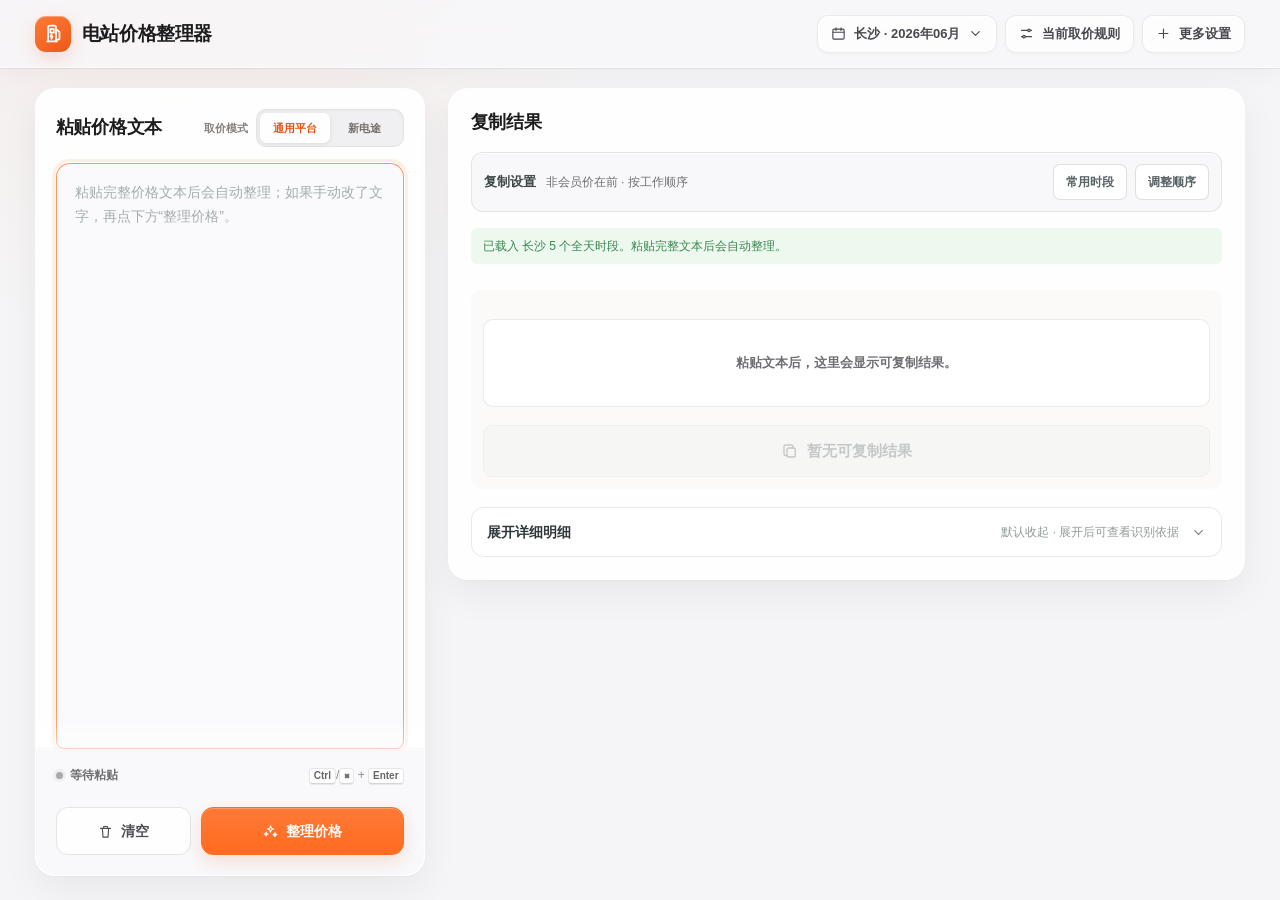
<file: index.html>
<!doctype html>
<!--
版本：A+ 极简高频工作台 v03（2026-07-12）
更新内容：入口 HTML 同步为左右两栏结构；地区和月份收纳为紧凑状态按钮；复制结果使用动态价格块。
-->
<html lang="zh-CN">
<head>
  <meta charset="utf-8">
  <meta name="viewport" content="width=device-width, initial-scale=1">
  <title>电站价格整理器</title>
  <link rel="icon" href="data:,">
  <link rel="stylesheet" href="电站价格整理器.css">
</head>
<body class="v4 compact-html">
  <svg class="svg-sprite" aria-hidden="true" focusable="false">
    <defs>
      <symbol id="i-station" viewBox="0 0 24 24"><path d="M7 21V5a2 2 0 0 1 2-2h5a2 2 0 0 1 2 2v16"/><path d="M9.5 7h4v4h-4zM6 21h11"/><path d="M16 8h1.5L20 10.5V17a2 2 0 0 1-2 2h-2"/><path d="m11 13-1.2 2.4H12L10.7 18"/></symbol>
      <symbol id="i-bolt" viewBox="0 0 24 24"><path d="M13.5 2 5 13h6l-1 9 9-12h-6.5l1-8Z"/></symbol>
      <symbol id="i-chevron-right" viewBox="0 0 24 24"><path d="m9 5 7 7-7 7"/></symbol>
      <symbol id="i-chevron-down" viewBox="0 0 24 24"><path d="m6 9 6 6 6-6"/></symbol>
      <symbol id="i-pin" viewBox="0 0 24 24"><path d="M20 10c0 5-8 12-8 12S4 15 4 10a8 8 0 1 1 16 0Z"/><circle cx="12" cy="10" r="2.5"/></symbol>
      <symbol id="i-calendar" viewBox="0 0 24 24"><rect x="3" y="5" width="18" height="16" rx="2"/><path d="M16 3v4M8 3v4M3 10h18"/></symbol>
      <symbol id="i-help" viewBox="0 0 24 24"><circle cx="12" cy="12" r="9"/><path d="M9.8 9a2.3 2.3 0 1 1 3.8 1.75c-1 .76-1.6 1.18-1.6 2.25M12 17h.01"/></symbol>
      <symbol id="i-file" viewBox="0 0 24 24"><path d="M6 3h8l4 4v14H6z"/><path d="M14 3v5h5M9 13h6M9 17h6"/></symbol>
      <symbol id="i-sparkles" viewBox="0 0 24 24"><path d="m12 3 1.3 3.7L17 8l-3.7 1.3L12 13l-1.3-3.7L7 8l3.7-1.3L12 3ZM19 14l.8 2.2L22 17l-2.2.8L19 20l-.8-2.2L16 17l2.2-.8L19 14ZM5 13l.8 2.2L8 16l-2.2.8L5 19l-.8-2.2L2 16l2.2-.8L5 13Z"/></symbol>
      <symbol id="i-lightbulb" viewBox="0 0 24 24"><path d="M9 18h6M10 22h4M8.7 15.5A7 7 0 1 1 15.3 15.5c-.8.6-1.3 1.4-1.3 2.5h-4c0-1.1-.5-1.9-1.3-2.5Z"/></symbol>
      <symbol id="i-moon" viewBox="0 0 24 24"><path d="M19 15.5A8 8 0 0 1 8.5 5 8 8 0 1 0 19 15.5Z"/></symbol>
      <symbol id="i-flat" viewBox="0 0 24 24"><circle cx="12" cy="12" r="8"/><path d="M8 12h8"/></symbol>
      <symbol id="i-valley" viewBox="0 0 24 24"><circle cx="12" cy="12" r="8"/><path d="M12 7v9M8.5 12.5 12 16l3.5-3.5"/></symbol>
      <symbol id="i-peak" viewBox="0 0 24 24"><path d="M12 4 21 20H3L12 4Z"/><path d="M12 9v5M12 17h.01"/></symbol>
      <symbol id="i-alert-circle" viewBox="0 0 24 24"><circle cx="12" cy="12" r="9"/><path d="M12 7.5v6M12 17h.01"/></symbol>
      <symbol id="i-check" viewBox="0 0 24 24"><circle cx="12" cy="12" r="9"/><path d="m8 12 2.5 2.5L16 9"/></symbol>
      <symbol id="i-clock" viewBox="0 0 24 24"><circle cx="12" cy="12" r="9"/><path d="M12 7v5l3 2"/></symbol>
      <symbol id="i-user" viewBox="0 0 24 24"><circle cx="12" cy="8" r="3"/><path d="M6 20c.7-4 3-6 6-6s5.3 2 6 6"/></symbol>
      <symbol id="i-tag" viewBox="0 0 24 24"><path d="M20 13 13 20 4 11V4h7l9 9Z"/><circle cx="8.5" cy="8.5" r="1"/></symbol>
      <symbol id="i-copy" viewBox="0 0 24 24"><rect x="8" y="8" width="11" height="12" rx="2"/><path d="M16 8V6a2 2 0 0 0-2-2H6a2 2 0 0 0-2 2v10a2 2 0 0 0 2 2h2"/></symbol>
      <symbol id="i-download" viewBox="0 0 24 24"><path d="M12 3v12m-4-4 4 4 4-4M5 20h14"/></symbol>
      <symbol id="i-plus" viewBox="0 0 24 24"><path d="M12 5v14M5 12h14"/></symbol>
      <symbol id="i-arrow-right" viewBox="0 0 24 24"><path d="M5 12h14m-5-5 5 5-5 5"/></symbol>
      <symbol id="i-eye" viewBox="0 0 24 24"><path d="M2.5 12s3.5-6 9.5-6 9.5 6 9.5 6-3.5 6-9.5 6-9.5-6-9.5-6Z"/><circle cx="12" cy="12" r="2.5"/></symbol>
      <symbol id="i-sliders" viewBox="0 0 24 24"><path d="M4 7h10M18 7h2M4 17h2M10 17h10"/><circle cx="16" cy="7" r="2"/><circle cx="8" cy="17" r="2"/></symbol>
      <symbol id="i-lock" viewBox="0 0 24 24"><rect x="5" y="10" width="14" height="11" rx="2"/><path d="M8 10V7a4 4 0 0 1 8 0v3M12 15v2"/></symbol>
      <symbol id="i-shield" viewBox="0 0 24 24"><path d="M12 3 20 6v6c0 5-3.4 8-8 9-4.6-1-8-4-8-9V6l8-3Z"/><path d="m9 12 2 2 4-4"/></symbol>
      <symbol id="i-refresh" viewBox="0 0 24 24"><path d="M20 7v5h-5M4 17v-5h5"/><path d="M6.1 8A7 7 0 0 1 18 6l2 6M18 16A7 7 0 0 1 6 18l-2-6"/></symbol>
      <symbol id="i-trash" viewBox="0 0 24 24"><path d="M4 7h16M9 7V4h6v3M7 7l1 14h8l1-14"/></symbol>
      <symbol id="i-close" viewBox="0 0 24 24"><path d="m6 6 12 12M18 6 6 18"/></symbol>
    </defs>
  </svg>

  <div class="app-shell">
    <nav class="topbar">
      <div class="brand">
        <span class="brand-mark"><svg class="icon"><use href="#i-station"></use></svg></span>
        <span class="brand-name">电站价格整理器</span>
      </div>

      <div class="top-actions">
        <button type="button" class="top-action-button" id="configSummaryBtn" aria-haspopup="true" aria-expanded="false">
          <svg class="icon icon-sm"><use href="#i-calendar"></use></svg>
          <span id="configSummaryText">长沙 · 2026年06月</span>
          <svg class="icon icon-sm"><use href="#i-chevron-down"></use></svg>
        </button>
        <button type="button" class="top-action-button" id="ruleTopBtn">
          <svg class="icon icon-sm"><use href="#i-sliders"></use></svg>
          当前取价规则
        </button>
        <button type="button" class="top-action-button" id="moreBtn" aria-haspopup="true" aria-expanded="false">
          <svg class="icon icon-sm"><use href="#i-plus"></use></svg>
          更多设置
        </button>
      </div>

      <div class="top-popover config-popover" id="configPopover" hidden>
        <div class="header-control region-control">
          <label for="regionSelect">地区</label>
          <svg class="icon control-icon"><use href="#i-pin"></use></svg>
          <select id="regionSelect" data-testid="region-select">
            <option value="changsha">长沙</option>
            <option value="jiangxi">江西</option>
          </select>
          <svg class="icon control-chevron" aria-hidden="true"><use href="#i-chevron-down"></use></svg>
        </div>
        <div class="header-control month-control">
          <label for="effectiveMonth">生效月份</label>
          <svg class="icon control-icon"><use href="#i-calendar"></use></svg>
          <select id="effectiveMonth" data-testid="effective-month" aria-label="生效月份"></select>
          <svg class="icon control-chevron" aria-hidden="true"><use href="#i-chevron-down"></use></svg>
        </div>
      </div>

      <div class="top-popover more-menu" id="moreMenu" hidden>
        <div class="more-action-grid">
          <button type="button" class="more-action-card" data-more-action="export"><span class="more-action-icon">⇩</span><span><strong>导出 Excel</strong><small>保存本次价格明细</small></span></button>
          <button type="button" class="more-action-card accent" data-more-action="timetable"><span class="more-action-icon">⌘</span><span><strong>时段表管理</strong><small>维护地区与月份配置</small></span></button>
          <button type="button" class="more-action-card" data-more-action="help"><span class="more-action-icon">?</span><span><strong>使用说明</strong><small>查看录入与核对方法</small></span></button>
        </div>
        <div class="sample-menu-section">
          <div class="sample-menu-head">
            <span class="sample-menu-title"><strong>内部样例</strong><small>仅用于内部回归核验</small></span>
            <div class="sample-menu-head-actions">
              <div class="sample-picker" id="samplePicker" hidden>
                <select id="sampleSelect" aria-label="回归样例">
            <option value="actual-fast">实际截图转录：快电价 / VIP 价</option>
            <option value="actual-diamond">实际截图转录：黑钻会员价 / 挂牌价</option>
            <option value="actual-huazi">实际截图转录：华自价 / VIP 价</option>
            <option value="actual-three">实际截图转录：三个价格取最低两个</option>
            <option value="history-mixed">历史样例：价格组前后混排</option>
            <option value="history-formula">历史样例：电费 + 服务费 = 总价</option>
            <option value="history-cross">历史样例：跨多个目标时段</option>
            <option value="new-etu-three-prices">新电途：三种价格与孤立时间</option>
            <option value="new-etu-trailing-label">新电途：后置标签与同行内容</option>
            <option value="new-etu-single-price">新电途：单一价格与孤立时间</option>
            <option value="precision-five-decimals">价格精度：五位小数保留</option>
            <option value="precision-fifth-digit-distinct">价格精度：第五位差异不得合并</option>
            <option value="general-cross-period-conflict">通用规则：跨截图时段价格冲突</option>
            <option value="general-low-service-fee">通用规则：低于 0.1 的服务费</option>
            <option value="general-adjusted-formula-order">通用规则：四数字调整公式换序</option>
            <option value="general-adjusted-formula-ambiguous">通用规则：无标签四数字保持缺失</option>
            <option value="general-duplicate-identical">通用规则：重复时段内容一致</option>
            <option value="general-duplicate-conflict">通用规则：重复时段价格冲突</option>
                </select>
              </div>
              <button type="button" data-more-action="samples">验证密钥</button>
            </div>
          </div>
        <div class="sample-row" id="sampleTools" hidden>
          <button type="button" id="loadSampleBtn">载入样例</button>
          <button type="button" id="runAllSamplesBtn">运行全部样例</button>
        </div>
        <div class="sample-regression-report" id="sampleRegressionReport" hidden></div>
        </div>
        <div id="sampleLock" hidden>
          <button type="button" class="sample-loader" id="unlockSamplesBtn">解锁内部样例</button>
        </div>
      </div>

      <button type="button" class="help-circle" id="helpBtn" aria-label="使用说明" hidden>
        <svg class="icon icon-lg"><use href="#i-help"></use></svg>
      </button>
    </nav>

    <section class="schedule-panel" hidden>
      <div class="schedule-heading">
        <h2 id="scheduleTitle">长沙全天时段</h2>
        <div class="panel-kicker" id="scheduleMeta">2026-06</div>
      </div>
      <div class="timeline" id="timeline" aria-label="全天时段时间轴"></div>
      <div class="schedule-list" id="scheduleList" hidden></div>
    </section>

    <main class="workspace">
      <section class="panel input-panel">
        <div class="panel-head">
          <div class="panel-title">
            <h2>粘贴价格文本</h2>
          </div>
          <div class="minor-actions">
            <div class="parse-mode-control" aria-label="取价模式">
              <span class="parse-mode-label">取价模式</span>
              <div class="parse-mode-switch" role="group" aria-label="选择取价模式">
                <button type="button" class="active" data-parse-mode="general" aria-pressed="true">通用平台</button>
                <button type="button" data-parse-mode="newEtu" aria-pressed="false">新电途</button>
              </div>
            </div>
            <button type="button" class="secondary" id="resetResultBtn" hidden>重新整理</button>
          </div>
        </div>
        <div class="input-copy" hidden>粘贴完整文本后会自动整理</div>
        <textarea id="rawInput" maxlength="10000" data-testid="raw-input" spellcheck="false" placeholder="粘贴完整价格文本后会自动整理；如果手动改了文字，再点下方“整理价格”。"></textarea>
        <div class="input-counter" hidden><span id="inputCount">0</span>&nbsp;/&nbsp;10,000</div>
        <div class="input-tools">
          <div class="input-toolbar-meta" aria-live="polite">
            <span class="input-state" id="inputState">
              <span class="input-state-dot" aria-hidden="true"></span>
              <span id="inputStateText">等待粘贴</span>
            </span>
            <span class="input-shortcut"><kbd>Ctrl</kbd>/<kbd>⌘</kbd> + <kbd>Enter</kbd></span>
          </div>
          <div class="input-actions">
            <button type="button" class="clear-button" id="clearBtn">
              <svg class="icon icon-sm"><use href="#i-trash"></use></svg>
              清空
            </button>
            <button type="button" class="start-button" id="analyseBtn" data-testid="analyse-button">
              <svg class="icon icon-sm"><use href="#i-sparkles"></use></svg>
              整理价格
            </button>
          </div>
          <div class="input-tip" hidden>粘贴后自动整理</div>
        </div>
      </section>

      <section class="panel result-panel">
        <div class="result-header">
          <div class="result-heading-line">
            <h2>复制结果</h2>
          </div>
          <div class="result-summary" id="resultSummary" hidden>已载入时段，等待整理</div>
          <button type="button" class="detail-jump" id="detailJumpBtn" hidden>查看原始文本</button>
        </div>

        <div class="result-context-bar" aria-label="复制设置">
          <div class="result-context-summary">
            <span>复制设置</span>
            <strong id="copyRuleText">非会员价在前 · 按工作顺序</strong>
          </div>
          <div class="result-context-actions">
            <button type="button" id="commonSettingsBtn">常用时段</button>
            <button type="button" id="copySettingsBtn">调整顺序</button>
          </div>
        </div>

        <div class="recognition-cards" id="recognitionCards" hidden></div>

        <div class="notice-stack result-notice-stack" id="noticeStack" aria-live="polite"></div>

        <div class="compact-issue-banner" id="compactIssueBanner" role="alert" aria-live="assertive" hidden>
          <div class="compact-issue-main">
            <div class="compact-issue-heading">
              <span class="compact-issue-mark" aria-hidden="true">!</span>
              <div>
                <strong id="compactIssueTitle">发现待核对项</strong>
                <span id="compactIssueText">请逐项确认后再复制。</span>
              </div>
            </div>
            <button type="button" id="compactIssueBtn">开始处理</button>
          </div>
          <div class="compact-issue-list" id="compactIssueList" role="list" aria-label="待核对问题"></div>
        </div>

        <section class="copy-console" aria-label="复制结果预览">
          <div class="copy-content">
            <div class="copy-console-head">
              <strong>当前复制内容</strong>
            </div>
            <div class="copy-scroll">
              <div class="copy-labels" id="copyLabels"></div>
              <div class="copy-preview" id="copyPreview">
                <span class="copy-empty-state">粘贴文本后，这里会显示可复制结果。</span>
              </div>
            </div>
          </div>
          <button type="button" class="copy-main" id="copyBtn">
            <svg class="icon"><use href="#i-copy"></use></svg>
            复制结果
          </button>
        </section>

        <section class="core-price-section" id="corePriceSection" hidden>
          <div class="core-price-head">
            <h3>核心价格</h3>
            <span>可直接修改，复制内容会同步更新</span>
          </div>
          <div class="core-price-grid" id="corePriceGrid"></div>
        </section>

        <details class="detail-fold">
          <summary>
            <strong>展开详细明细</strong>
            <span class="detail-fold-note">默认收起 · 展开后可查看识别依据</span>
            <svg class="icon icon-sm"><use href="#i-chevron-down"></use></svg>
          </summary>

          <section class="detail-section">
            <div class="detail-toolbar">
              <h3>价格明细（可编辑）</h3>
              <div class="result-actions">
                <div class="common-switch-wrap">
                  <label class="switch-control">
                    <input type="checkbox" id="commonOnlyToggle">
                    <span class="switch-track"></span>
                    <span>仅显示常用时段</span>
                  </label>
                  <span class="panel-note" id="hiddenPeriodMeta"></span>
                </div>
                <span class="panel-note" id="visiblePeriodMeta">显示全部时段</span>
              </div>
            </div>
            <div class="issue-mode-banner" id="issueModeBanner" hidden>
              <div>
                <strong>正在查看需核对项</strong>
                <span id="issueModeText">共 0 项，请逐项检查后再复制。</span>
              </div>
              <button type="button" id="showAllRowsBtn">查看全部</button>
            </div>
            <div class="table-wrap">
              <table>
                <colgroup>
                  <col style="width:48px">
                  <col style="width:105px">
                  <col style="width:130px">
                  <col style="width:165px">
                  <col style="width:120px">
                  <col style="width:120px">
                  <col style="width:220px">
                </colgroup>
                <thead>
                  <tr>
                    <th></th>
                    <th>时段</th>
                    <th>时段范围</th>
                    <th>识别到的价格（元/度）</th>
                    <th>非会员价（元/度）</th>
                    <th>会员价（元/度）</th>
                    <th>状态</th>
                  </tr>
                </thead>
                <tbody id="resultBody"></tbody>
              </table>
            </div>
            <button type="button" class="fold-row" id="expandHiddenBtn" hidden>
              <svg class="icon icon-sm"><use href="#i-chevron-down"></use></svg>
              <strong id="expandHiddenText">展开其他时段</strong>
              <span>收起后价格仍会保留</span>
            </button>
          </section>

          <section class="rail-card raw-preview-card" id="auditDetails">
            <h2>识别原价明细</h2>
            <p class="rail-card-subtitle">按原始时段展示识别到的全部价格，重点标出采用的总价。</p>
            <div class="audit-body raw-text-body" id="auditBody">粘贴文本后，这里显示原始内容。</div>
          </section>
        </details>

        <div class="result-bottom">
          <button type="button" class="add-period" id="addPeriodBtn">添加时段</button>
          <div class="result-bottom-actions">
            <button type="button" class="primary issue-action" id="issueActionBtn" hidden>处理问题</button>
            <button type="button" id="exportExcelBtn">导出 Excel</button>
          </div>
        </div>
      </section>

      <aside class="right-rail" hidden>
        <section class="rail-card status-card">
          <h2>识别状态</h2>
          <div class="status-ring" id="statusRing">
            <div class="status-ring-copy"><strong id="statusRingValue">0</strong><span>已识别</span></div>
          </div>
          <div class="status-legend">
            <div class="legend-row"><span class="legend-dot green"></span><span>已识别</span><b id="recognizedCount">0</b></div>
            <div class="legend-row"><span class="legend-dot blue"></span><span>需核对</span><b id="reviewCount">0</b></div>
            <div class="legend-row"><span class="legend-dot gray"></span><span>缺失</span><b id="missingCount">0</b></div>
          </div>
        </section>
        <section class="rail-card info-card">
          <h2>识别说明</h2>
          <div class="info-list">
            <div class="info-row"><span id="recognizedInfo">识别出 0 个时段</span></div>
            <div class="info-row"><span id="memberInfo">等待会员价信息</span></div>
            <div class="info-row"><span id="effectiveMonthInfo">生效月份：2026年06月</span></div>
            <div class="info-row"><span id="regionInfo">地区：长沙</span></div>
          </div>
          <button type="button" class="rule-link" id="ruleBtn" hidden>查看当前取价规则</button>
        </section>
      </aside>
    </main>
  </div>

  <div class="overlay" id="modalOverlay" hidden></div>

  <div class="undo-toast" id="undoToast" hidden role="status" aria-live="polite">
    <span>已清空原始文本</span>
    <button type="button" id="undoClearBtn">撤销</button>
  </div>

  <aside class="popover rule-popover" id="rulePopover" hidden aria-label="当前取价规则">
    <div class="drawer-head">
      <div>
        <div class="eyebrow">当前取价规则</div>
        <h2>系统怎样选择价格</h2>
      </div>
      <button type="button" class="icon-button" data-close-layer aria-label="关闭"><svg class="icon"><use href="#i-close"></use></svg></button>
    </div>
    <div class="rule-list">
      <div class="rule-item"><b>1</b><div><strong>先确认可信总价</strong><span>按时段和价格组整理，只保留总价；电费、服务费、优惠和补贴不参与最终取价。</span></div></div>
      <div class="rule-item"><b>2</b><div><strong>价格高低是硬规则</strong><span>最低可信总价作为会员价，第二低的不同总价作为非会员价。</span></div></div>
      <div class="rule-item"><b>3</b><div><strong>公式冲突必须核对</strong><span>显示总价不等于电费与服务费之和时，保留推断结果并标记“需核对”。</span></div></div>
      <div class="rule-item"><b>4</b><div><strong>名称和位置只作辅助</strong><span>会员、VIP、挂牌价及数字顺序用于提高置信度，不能覆盖价格高低和公式校验。</span></div></div>
    </div>
  </aside>

  <section class="modal" id="commonModal" hidden role="dialog" aria-modal="true" aria-labelledby="commonModalTitle">
    <div class="drawer-head">
      <div>
        <div class="eyebrow">常用时段</div>
        <h2 id="commonModalTitle">选择日常需要的时段</h2>
        <p>首次保存后，页面会默认只显示这些时段。</p>
      </div>
      <button type="button" class="icon-button" data-close-layer aria-label="关闭"><svg class="icon"><use href="#i-close"></use></svg></button>
    </div>
    <div class="period-choice-grid" id="commonPeriodChoices"></div>
    <div class="modal-footer split-footer">
      <div>
        <button type="button" class="text-button" id="restorePreferenceBtn">恢复地区默认</button>
        <button type="button" class="danger-button" id="clearPreferenceBtn">清除个人设置</button>
      </div>
      <button type="button" class="primary" id="savePreferenceBtn">保存并收起</button>
    </div>
  </section>

  <section class="modal copy-modal" id="copyModal" hidden role="dialog" aria-modal="true" aria-labelledby="copyModalTitle">
    <div class="drawer-head">
      <div>
        <div class="eyebrow">输出设置</div>
        <h2 id="copyModalTitle">调整复制顺序</h2>
        <p>设置会按地区保存，下次直接使用。</p>
      </div>
      <button type="button" class="icon-button" data-close-layer aria-label="关闭"><svg class="icon"><use href="#i-close"></use></svg></button>
    </div>
    <div class="setting-section">
      <h3>每个时段的价格顺序</h3>
      <div class="segmented" id="priceOrderOptions">
        <button type="button" data-price-order="member-first">会员价在前</button>
        <button type="button" data-price-order="nonmember-first">非会员价在前</button>
      </div>
    </div>
    <div class="setting-section">
      <div class="setting-title">
        <h3>时段顺序</h3>
        <span>使用箭头调整</span>
      </div>
      <div class="copy-order-list" id="copyOrderList"></div>
    </div>
    <div class="setting-section copy-live-section">
      <div class="setting-title">
        <h3>实时预览</h3>
        <span id="copyDraftRuleText">非会员价在前 · 按工作顺序</span>
      </div>
      <div class="copy-live-scroll">
        <div class="copy-labels" id="copyDraftLabels"></div>
        <div class="copy-preview" id="copyDraftPreview"><span>粘贴文本后，这里会显示可复制结果。</span></div>
      </div>
    </div>
    <div class="modal-footer">
      <button type="button" class="secondary" data-close-layer>取消</button>
      <button type="button" class="primary" id="saveCopySettingsBtn">保存设置</button>
    </div>
  </section>

  <aside class="help-drawer" id="helpDrawer" hidden aria-label="使用说明">
    <div class="drawer-head">
      <div>
        <div class="eyebrow">快速上手</div>
        <h2 id="helpDrawerTitle">使用说明</h2>
      </div>
      <button type="button" class="icon-button" data-close-layer aria-label="关闭"><svg class="icon"><use href="#i-close"></use></svg></button>
    </div>
    <div id="helpOverview">
      <div class="help-complete-label">4 步完成</div>
      <div class="quick-steps">
        <div class="quick-step"><b>1</b><div><strong>粘贴价格文本</strong><span>完整粘贴后自动整理。</span></div></div>
        <div class="quick-step"><b>2</b><div><strong>查看复制结果</strong><span>确认预览内容和顺序。</span></div></div>
        <div class="quick-step"><b>3</b><div><strong>处理异常</strong><span>只在有问题时出现提醒。</span></div></div>
        <div class="quick-step"><b>4</b><div><strong>复制并清空</strong><span>继续处理下一份价格。</span></div></div>
      </div>
      <div class="help-checklist">
        <div class="help-check-title"><svg class="icon"><use href="#i-check"></use></svg><span>提交前检查</span></div>
        <div class="help-check-item"><svg class="icon"><use href="#i-check"></use></svg><span>请对照截图检查时段和价格。</span></div>
        <div class="help-check-item"><svg class="icon"><use href="#i-check"></use></svg><span>尤其注意“需核对”和“缺失”项目。</span></div>
      </div>
      <div class="eyebrow help-index-title">各部分说明</div>
      <p class="help-index-note">按主题查看详细说明</p>
      <div class="help-links" id="helpLinks"></div>
    </div>
    <div id="helpDetail" hidden>
      <button type="button" class="back-button" id="helpBackBtn">← 返回目录</button>
      <div class="help-detail-body" id="helpDetailBody"></div>
    </div>
  </aside>

  <script src="时段配置.js"></script>
  <script src="电站价格整理器.js"></script>
</body>
</html>
</file>
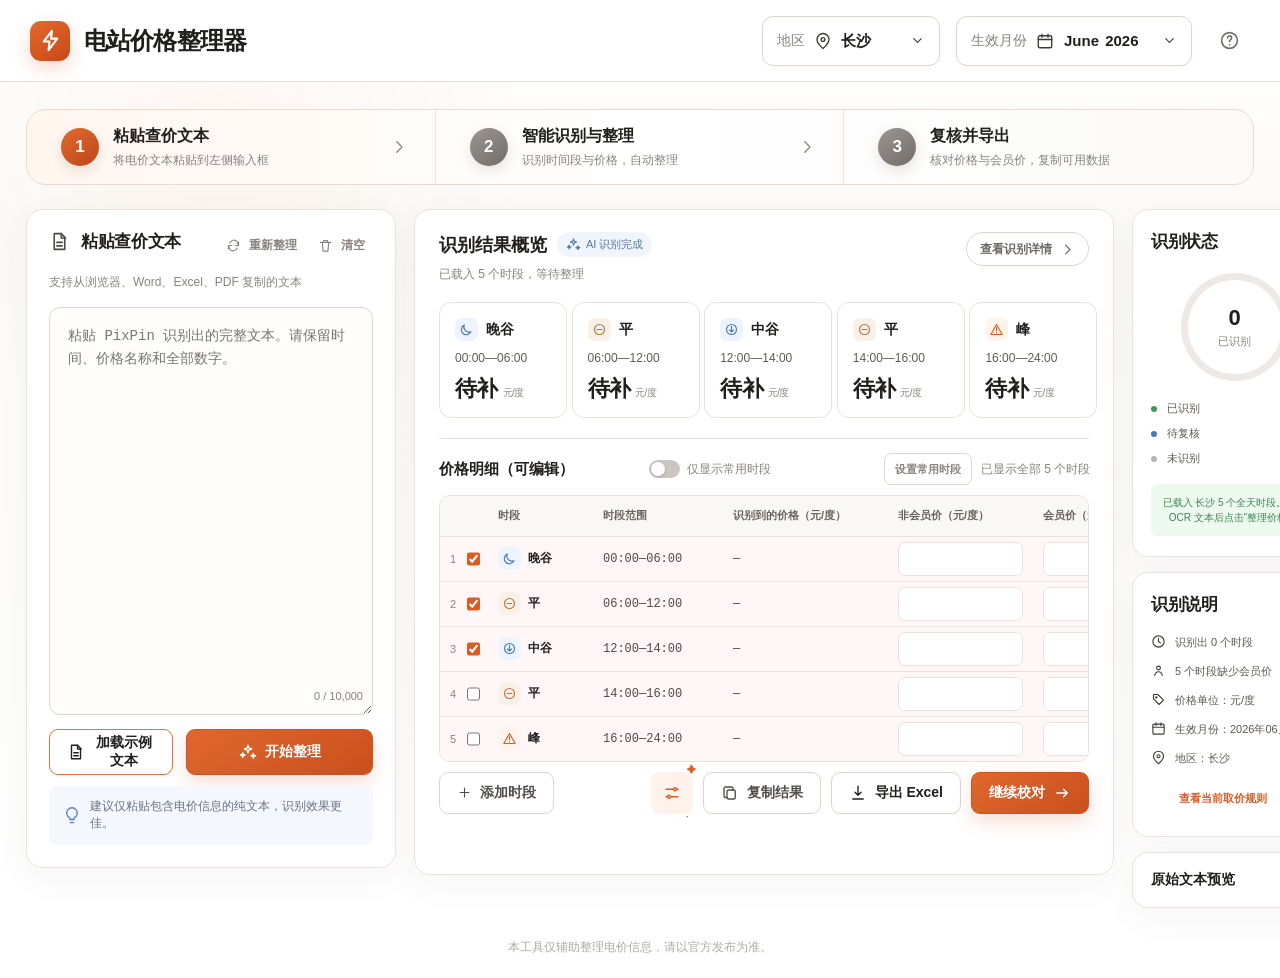
<file: 电站价格整理器-当前修订版-v02.html>
<!doctype html><!--
版本：参考图修订版 v02（2026-07-01）
更新内容：统一地区与月份控件的图标位置和格式；固定常用时段开关与状态位置；按“4 步完成、提交前检查、A/B/C 各部分说明”重做使用说明。
--><html lang="zh-CN"><head><meta charset="utf-8"><meta name="viewport" content="width=device-width, initial-scale=1"><title>电站价格整理器 · 地区版</title><style>
* { box-sizing: border-box; }
[hidden] { display: none !important; }
body { margin: 0; min-height: 100vh; }
button, input, select, textarea { font: inherit; }
button, details summary { cursor: pointer; }
.mono { font-family: ui-monospace, "SFMono-Regular", Consolas, monospace; white-space: nowrap; }
.status { display: inline-flex; align-items: center; white-space: nowrap; }
body.v3{--paper:#f5f5f7;--panel:#ffffff;--ink:#1d1d1f;--muted:#6e6e73;--line:rgba(0,0,0,.09);--navy:#0071e3;--teal:#0071e3;--orange:#c93400;--gold:#ff9f0a;--danger:#d70015;--soft-danger:#fff0f1;--soft-teal:#eaf7ed;--shadow:0 20px 55px rgba(0,0,0,.075);min-width:1180px;color:var(--ink);background:radial-gradient(circle at 78% 0,rgba(0,113,227,.09),transparent 28%),var(--paper);background-size:auto;font-family:-apple-system,BlinkMacSystemFont,"SF Pro Text","PingFang SC","Microsoft YaHei UI",sans-serif;-webkit-font-smoothing:antialiased;}.v3 .app-shell{width:min(1840px,calc(100vw - 48px));margin:0 auto;padding:24px 0 48px;}.v3 .topbar{display:flex;align-items:center;justify-content:space-between;min-height:58px;padding:0 4px;}.v3 .brand{display:flex;align-items:center;gap:11px;font-size:17px;font-weight:750;letter-spacing:-.02em;}.v3 .brand-mark{display:grid;place-items:center;width:32px;height:32px;color:#fff;background:var(--ink);border-radius:9px;}.v3 .top-actions{display:flex;align-items:center;gap:9px;}.v3 button{min-height:44px;padding:0 18px;color:var(--ink);background:#fff;border:1px solid var(--line);border-radius:999px;font-size:14px;font-weight:650;transition:transform .16s ease,box-shadow .16s ease,background .16s ease;}.v3 button:hover{transform:translateY(-1px);box-shadow:0 8px 22px rgba(0,0,0,.09);}.v3 button.primary,.v3 .copy-main{color:#fff;background:#0071e3;border-color:#0071e3;}.v3 button.primary:hover,.v3 .copy-main:hover{background:#0077ed;}.v3 button.secondary{background:#fff;}.v3 .top-button{background:rgba(255,255,255,.84);}.v3 .top-button.quiet{color:var(--muted);background:transparent;}.v3 .masthead{display:grid;grid-template-columns:1fr auto;gap:32px;align-items:end;margin:28px 0 22px;padding:6px 4px;color:var(--ink);background:transparent;border-radius:0;box-shadow:none;overflow:visible;}.v3 .masthead::after{display:none;}.v3 .eyebrow{color:#0071e3;font-size:14px;font-weight:750;letter-spacing:0;text-transform:none;}.v3 h1{margin:8px 0 8px;font-size:42px;line-height:1.08;letter-spacing:-.045em;}.v3 .subtitle{color:var(--muted);font-size:16px;line-height:1.55;}.v3 .control-strip{display:flex;gap:10px;align-items:end;margin:0;padding:8px;background:rgba(255,255,255,.75);border:1px solid rgba(255,255,255,.92);border-radius:16px;box-shadow:0 8px 30px rgba(0,0,0,.05);}.v3 .control{width:190px;}.v3 .control label{margin:0 0 5px 7px;color:#86868b;font-size:12px;font-weight:650;}.v3 select,.v3 input[type="month"]{height:46px;padding:0 12px;color:var(--ink);background:#fff;border:1px solid var(--line);border-radius:10px;font-size:16px;font-weight:650;}.v3 select:focus,.v3 input:focus,.v3 textarea:focus{border-color:#0071e3;box-shadow:0 0 0 3px rgba(0,113,227,.12);}.v3 .schedule-panel{display:grid;grid-template-columns:200px 1fr;gap:28px;align-items:center;margin-bottom:22px;padding:19px 24px;background:#fff;border:0;border-radius:20px;box-shadow:0 8px 28px rgba(0,0,0,.045);}.v3 .schedule-heading h2{margin:0 0 4px;font-size:17px;}.v3 .panel-kicker{color:var(--muted);font-size:14px;}.v3 .timeline{display:flex;min-height:48px;background:#eeeef0;border:0;border-radius:11px;}.v3 .timeline-segment{min-width:30px;padding:6px;color:#4a4a4e;background:#eeeef0;border-right:2px solid #fff;font-size:12px;font-weight:700;}.v3 .timeline-segment.tone-1,.v3 .timeline-segment.tone-2{background:#dff3ff;}.v3 .timeline-segment.tone-4{color:#7f2b12;background:#ffe5d7;}.v3 .timeline-segment.tone-5{background:#eeeef0;}.v3 .workspace{display:grid;grid-template-columns:minmax(430px,.78fr) minmax(820px,1.62fr);gap:22px;align-items:start;}.v3 .panel{overflow:hidden;background:#fff;border:0;border-radius:24px;box-shadow:var(--shadow);}.v3 .panel-head{display:flex;align-items:center;justify-content:space-between;padding:22px 24px 18px;background:#fff;border-bottom:1px solid var(--line);}.v3 .panel-title{display:flex;align-items:center;gap:11px;}.v3 .panel-head h2{margin:0;font-size:19px;letter-spacing:-.02em;}.v3 .step-no{display:grid;place-items:center;width:31px;height:31px;color:#fff;background:var(--ink);border-radius:9px;font:750 13px -apple-system,BlinkMacSystemFont,sans-serif;}.v3 .panel-note{color:var(--muted);font-size:13px;}.v3 textarea{display:block;width:calc(100% - 40px);min-height:540px;margin:20px;padding:21px;resize:vertical;color:#3a3a3c;background:#f7f7f9;border:1px solid var(--line);border-radius:16px;font:15px/1.85 ui-monospace,"SFMono-Regular",Consolas,monospace;}.v3 .input-tools{display:grid;gap:12px;padding:0 20px 20px;}.v3 .input-footer{display:flex;align-items:center;justify-content:space-between;color:var(--muted);font-size:13px;}.v3 .button-row{display:flex;gap:8px;}.v3 .sample-row{display:grid;grid-template-columns:1fr auto;gap:8px;padding:12px;background:#f7f7f9;border-radius:13px;}.v3 .notice-stack{display:grid;gap:8px;padding:14px 19px 0;}.v3 .notice{padding:11px 13px;color:#31553b;background:#eef8f0;border:0;border-left:4px solid #34c759;border-radius:10px;font-size:13px;line-height:1.5;}.v3 .notice.warn{color:#7a451a;background:#fff5e8;border-color:#ff9f0a;}.v3 .notice.danger{color:#8c2631;background:#fff0f1;border-color:#d70015;}.v3 .copy-console{display:grid;grid-template-columns:auto 1fr;gap:16px;align-items:center;margin:19px;padding:16px;background:#f7f7f9;border:1px solid var(--line);border-radius:17px;overflow:visible;}.v3 .copy-actions{position:relative;display:flex;align-items:center;gap:8px;}.v3 .copy-main{height:64px;padding:0 22px;border-radius:14px;font-size:17px;font-weight:750;}.v3 .copy-settings{position:relative;width:48px;height:48px;padding:0;color:#0058b0;background:#eaf4ff;border:0;border-radius:13px;font-size:20px;}.v3 .spark{position:absolute;color:#ff9f0a;font-size:11px;pointer-events:none;}.v3 .spark-one{right:-3px;top:-9px;}.v3 .spark-two{right:5px;bottom:-10px;}.v3 .copy-settings.sparkle .spark{animation:sparkle .65s ease-in-out 2;}@keyframes sparkle{0%,100%{transform:scale(.7) rotate(0);opacity:.35;}50%{transform:scale(1.25) rotate(18deg);opacity:1;}}.v3 .copy-content{min-width:0;}.v3 .copy-console-head{display:flex;justify-content:space-between;align-items:center;padding:0 0 9px;color:var(--ink);background:transparent;border:0;}.v3 .copy-console-head strong{font-size:15px;}.v3 .copy-console-head small{color:var(--muted);font-size:12px;font-weight:600;}.v3 .copy-scroll{overflow-x:auto;padding:0;}.v3 .copy-labels,.v3 .copy-preview{display:grid;grid-template-columns:repeat(var(--copy-count,1),minmax(100px,1fr));min-width:calc(var(--copy-count,1) * 100px);}.v3 .copy-labels{overflow:hidden;background:#fff;border:1px solid var(--line);border-bottom:0;border-radius:11px 11px 0 0;}.v3 .copy-labels span{padding:10px 7px 4px;color:var(--muted);border-right:1px solid var(--line);font-size:12px;font-weight:600;text-align:center;}.v3 .copy-preview{color:var(--ink);background:#fff;border:1px solid var(--line);border-top:0;border-radius:0 0 11px 11px;font:750 17px/1 ui-monospace,"SFMono-Regular",Consolas,monospace;}.v3 .copy-preview span{padding:7px 7px 12px;border-right:1px solid var(--line);text-align:center;}.v3 .copy-labels span:last-child,.v3 .copy-preview span:last-child{border-right:0;}.v3 .result-actions{display:flex;align-items:center;justify-content:space-between;gap:12px;padding:0 20px 15px;}.v3 .common-switch-wrap{display:flex;align-items:center;gap:10px;}.v3 .switch-control{display:inline-flex;align-items:center;gap:9px;padding:9px 12px;color:#0058b0;background:#eaf4ff;border-radius:999px;font-size:13px;font-weight:700;cursor:pointer;}.v3 .switch-control input{position:absolute;opacity:0;pointer-events:none;}.v3 .switch-track{position:relative;width:38px;height:22px;background:#c7c7cc;border-radius:999px;transition:.18s;}.v3 .switch-track::after{content:"";position:absolute;left:2px;top:2px;width:18px;height:18px;background:#fff;border-radius:50%;box-shadow:0 1px 4px rgba(0,0,0,.2);transition:.18s;}.v3 .switch-control input:checked + .switch-track{background:#0071e3;}.v3 .switch-control input:checked + .switch-track::after{transform:translateX(16px);}.v3 .table-wrap{margin:0 20px;overflow-x:auto;border:1px solid var(--line);border-radius:16px;}.v3 table{width:100%;min-width:860px;border-collapse:collapse;table-layout:fixed;font-size:14px;}.v3 th,.v3 td{padding:14px 11px;border-bottom:1px solid var(--line);}.v3 th{position:static;color:#77777c;background:#fafafa;font-size:12px;font-weight:650;letter-spacing:0;}.v3 tbody tr:hover{background:#f8fbff;}.v3 tbody tr.edited{background:#fff9ef;}.v3 tbody tr.error-row{background:#fff6f7;}.v3 .period-cell strong{display:block;margin-bottom:3px;font-size:15px;}.v3 .period-cell span{color:var(--muted);font:12px ui-monospace,"SFMono-Regular",Consolas,monospace;}.v3 .source-cell{max-width:200px;color:#515156;font-size:13px;line-height:1.45;}.v3 .price-input{width:94px;height:40px;padding:0 9px;color:var(--ink);border:1px solid var(--line);border-radius:9px;font:750 14px ui-monospace,"SFMono-Regular",Consolas,monospace;}.v3 .row-select{width:17px;height:17px;accent-color:#0071e3;}.v3 .status{padding:7px 10px;font-size:12px;font-weight:700;}.v3 .status.ok{color:#248a3d;background:#eaf7ed;}.v3 .status.review{color:#9a4b00;background:#fff1e4;}.v3 .status.missing{color:#b00020;background:#ffeaed;}.v3 .status.manual{color:#7a4a00;background:#fff2d5;}.v3 .fold-row{display:flex;align-items:center;justify-content:center;gap:8px;width:calc(100% - 40px);margin:12px 20px 0;padding:13px;color:var(--muted);background:#fafafa;border:1px dashed rgba(0,0,0,.15);border-radius:12px;font-size:13px;}.v3 .fold-row strong{color:var(--ink);}.v3 details.audit{margin:14px 20px 0;background:transparent;border:0;border-top:1px solid var(--line);border-radius:0;}.v3 details.audit summary{display:flex;justify-content:space-between;align-items:center;padding:15px 3px;color:var(--muted);font-size:13px;font-weight:600;}.v3 details.audit summary small{color:var(--muted);font-size:12px;font-weight:500;}.v3 .audit-body{padding:0 3px 14px;}.v3 .audit-item{padding:11px 0;border-top:1px solid var(--line);font-size:13px;line-height:1.65;}.v3 .audit-item strong{color:var(--ink);}.v3 footer{margin:22px 0 0;padding:14px 18px;color:#7d2b0f;background:#fff0e8;border-left:4px solid #ff7a36;border-radius:11px;font-size:13px;font-weight:650;text-align:left;}.v3 .overlay{position:fixed;inset:0;z-index:20;background:rgba(0,0,0,.18);}.v3 .drawer-head{display:flex;align-items:flex-start;justify-content:space-between;gap:20px;}.v3 .drawer-head h2{margin:5px 0 5px;font-size:23px;letter-spacing:-.025em;}.v3 .drawer-head p{margin:0;color:var(--muted);font-size:13px;}.v3 .icon-button{flex:0 0 auto;width:40px;height:40px;min-height:40px;padding:0;border-radius:50%;font-size:20px;font-weight:500;}.v3 .popover{position:fixed;right:34px;top:78px;z-index:30;width:390px;padding:21px;background:#fff;border-radius:21px;box-shadow:0 28px 80px rgba(0,0,0,.18);}.v3 .rule-list{display:grid;gap:9px;margin-top:16px;}.v3 .rule-item{display:grid;grid-template-columns:28px 1fr;gap:11px;padding:12px;background:#f5f5f7;border-radius:13px;}.v3 .rule-item b{display:grid;place-items:center;width:27px;height:27px;color:#fff;background:var(--ink);border-radius:8px;font-size:11px;}.v3 .rule-item strong{display:block;margin-bottom:3px;font-size:14px;}.v3 .rule-item span{color:var(--muted);font-size:13px;line-height:1.5;}.v3 .modal{position:fixed;left:50%;top:50%;z-index:30;width:min(640px,calc(100vw - 40px));padding:23px;background:#fff;border-radius:24px;box-shadow:0 30px 90px rgba(0,0,0,.22);transform:translate(-50%,-50%);}.v3 .period-choice-grid{display:grid;grid-template-columns:1fr 1fr;gap:9px;margin:18px 0;}.v3 .period-choice{display:flex;align-items:center;gap:11px;padding:13px;background:#f7f7f9;border:1px solid var(--line);border-radius:13px;cursor:pointer;}.v3 .period-choice input{width:17px;height:17px;accent-color:#0071e3;}.v3 .period-choice strong{display:block;margin-bottom:3px;font-size:14px;}.v3 .period-choice small{color:var(--muted);font-size:13px;}.v3 .modal-footer{display:flex;justify-content:flex-end;gap:9px;margin-top:18px;padding-top:14px;border-top:1px solid var(--line);}.v3 .split-footer{justify-content:space-between;}.v3 .split-footer > div{display:flex;gap:6px;}.v3 .text-button{padding:0 10px;color:var(--muted);background:transparent;border-color:transparent;}.v3 .danger-button{padding:0 12px;color:var(--danger);border-color:rgba(215,0,21,.18);}.v3 .setting-section{margin-top:20px;}.v3 .setting-section h3{margin:0 0 10px;font-size:14px;}.v3 .setting-title{display:flex;align-items:center;justify-content:space-between;}.v3 .setting-title span{color:var(--muted);font-size:12px;}.v3 .segmented{display:grid;grid-template-columns:1fr 1fr;padding:4px;background:#eeeef0;border-radius:11px;}.v3 .segmented button{min-height:40px;background:transparent;border:0;border-radius:8px;font-size:13px;}.v3 .segmented button.active{background:#fff;box-shadow:0 2px 9px rgba(0,0,0,.08);}.v3 .copy-order-list{display:grid;gap:8px;}.v3 .copy-order-item{display:grid;grid-template-columns:1fr auto;gap:12px;align-items:center;padding:12px;background:#f7f7f9;border:1px solid var(--line);border-radius:13px;}.v3 .copy-order-item strong{display:block;margin-bottom:3px;font-size:14px;}.v3 .copy-order-item small{color:var(--muted);font-size:12px;}.v3 .copy-order-arrows{display:flex;gap:6px;}.v3 .copy-order-arrows button{width:34px;height:34px;min-height:34px;padding:0;border-radius:9px;font-size:15px;}.v3 .help-drawer{position:fixed;inset:0 0 0 auto;z-index:30;width:460px;padding:26px;overflow-y:auto;background:#fff;box-shadow:-18px 0 70px rgba(0,0,0,.16);}.v3 .quick-steps{display:grid;gap:9px;margin:20px 0;}.v3 .quick-step{display:grid;grid-template-columns:30px 1fr;gap:11px;padding:13px;background:#f5f5f7;border-radius:13px;}.v3 .quick-step b{display:grid;place-items:center;width:28px;height:28px;color:#fff;background:#0071e3;border-radius:8px;font-size:12px;}.v3 .quick-step strong{display:block;margin-bottom:3px;font-size:14px;}.v3 .quick-step span{color:var(--muted);font-size:13px;}.v3 .help-warning{margin:13px 0 19px;padding:13px 14px;color:#7d2b0f;background:#fff0e8;border-left:4px solid #ff7a36;border-radius:11px;font-size:13px;font-weight:650;line-height:1.55;}.v3 .help-index-title{margin-bottom:3px;}.v3 .help-links{border-top:1px solid var(--line);}.v3 .help-link{display:flex;justify-content:space-between;width:100%;min-height:auto;padding:14px 2px;background:transparent;border:0;border-bottom:1px solid var(--line);border-radius:0;text-align:left;}.v3 .help-link strong{display:block;margin-bottom:3px;font-size:15px;}.v3 .help-link small{color:var(--muted);font-size:13px;font-weight:500;}.v3 .back-button{margin:4px 0 18px;padding:0 12px;color:#0071e3;background:#eaf4ff;border:0;}.v3 .help-detail-body h3{margin:0 0 12px;font-size:24px;}.v3 .help-detail-body p,.v3 .help-detail-body li{color:#4a4a4e;font-size:14px;line-height:1.75;}@media (max-width:1250px){body.v3{min-width:0;}.v3 .app-shell{width:min(100% - 30px,1580px);}.v3 .workspace{grid-template-columns:1fr;}.v3 textarea{min-height:390px;}}@media (max-width:760px){.v3 .app-shell{width:min(100% - 18px,1580px);padding-top:10px;}.v3 .topbar{align-items:flex-start;gap:10px;}.v3 .top-actions{flex-wrap:wrap;justify-content:flex-end;}.v3 .top-button{min-height:38px;padding:0 11px;font-size:12px;}.v3 .masthead{grid-template-columns:1fr;margin-top:18px;}.v3 h1{font-size:32px;}.v3 .control-strip{width:100%;}.v3 .control{width:50%;}.v3 .schedule-panel{grid-template-columns:1fr;gap:12px;}.v3 .copy-console{grid-template-columns:1fr;}.v3 .copy-actions{justify-content:space-between;}.v3 .result-actions{align-items:flex-start;flex-direction:column;}.v3 .period-choice-grid{grid-template-columns:1fr;}.v3 .split-footer{align-items:flex-start;flex-direction:column;}.v3 .help-drawer{width:min(100%,460px);}}body.v4{--canvas:#fbfaf8;--surface:#ffffff;--surface-soft:#fcfaf8;--text:#211f1d;--muted:#89837e;--subtle:#aaa39d;--line:#e9e2dc;--line-strong:#ded5ce;--accent:#d85c24;--accent-dark:#bd4819;--accent-soft:#fff3ec;--blue:#4a77b8;--blue-soft:#edf4ff;--green:#3b9a57;--green-soft:#edf8ef;--amber:#b56b25;--amber-soft:#fff5e8;--red:#c75050;--red-soft:#fff0f0;min-width:1180px;color:var(--text);background:radial-gradient(circle at 17% 14%,rgba(225,107,49,.045),transparent 23%),linear-gradient(180deg,#fff 0,var(--canvas) 22%,#fff 100%);font-family:"HarmonyOS Sans SC","MiSans","PingFang SC","Microsoft YaHei UI",sans-serif;-webkit-font-smoothing:antialiased;}.v4 .svg-sprite{position:absolute;width:0;height:0;overflow:hidden;}.v4 .icon{width:18px;height:18px;flex:0 0 auto;fill:none;stroke:currentColor;stroke-width:1.8;stroke-linecap:round;stroke-linejoin:round;}.v4 .icon-sm{width:15px;height:15px;}.v4 .icon-lg{width:21px;height:21px;}.v4 .app-shell{width:100%;min-height:100vh;}.v4 button,.v4 input,.v4 select,.v4 textarea{font:inherit;}.v4 button{color:inherit;}.v4 .topbar{display:flex;align-items:center;min-height:82px;padding:0 30px;background:rgba(255,255,255,.94);border-bottom:1px solid var(--line);backdrop-filter:blur(16px);}.v4 .brand{display:flex;align-items:center;gap:14px;min-width:0;}.v4 .brand-mark{display:grid;place-items:center;width:40px;height:40px;color:#fff;background:linear-gradient(145deg,#e36a2e,#c84816);border-radius:11px;box-shadow:0 7px 18px rgba(210,82,29,.22);}.v4 .brand-mark .icon{width:23px;height:23px;stroke-width:2.2;}.v4 .brand-name{font-size:24px;font-weight:760;letter-spacing:-.035em;white-space:nowrap;}.v4 .brand-divider{width:1px;height:24px;margin:0 3px;background:var(--line-strong);}.v4 .brand-subtitle{color:var(--muted);font-size:15px;white-space:nowrap;}.v4 .top-actions{display:flex;align-items:center;gap:16px;margin-left:auto;}.v4 .header-control{display:flex;align-items:center;gap:9px;height:50px;padding:0 14px;background:#fff;border:1px solid var(--line-strong);border-radius:11px;box-shadow:0 2px 5px rgba(80,53,38,.02);}.v4 .region-control{width:178px;}.v4 .month-control{width:236px;}.v4 .header-control label{color:var(--muted);font-size:14px;white-space:nowrap;}.v4 .header-control .control-icon{color:#3f3a36;}.v4 .header-control .control-chevron{width:15px;height:15px;margin-left:auto;color:#3f3a36;}.v4 .header-control .control-icon,.v4 .header-control .control-chevron{pointer-events:none;}.v4 .header-control select,.v4 .header-control input[type="month"]{min-width:0;flex:1;width:100%;height:44px;padding:0;color:var(--text);background-color:transparent;border:0;outline:none;box-shadow:none;font-size:15px;font-weight:680;appearance:none;-webkit-appearance:none;}.v4 .header-control select{cursor:pointer;}.v4 .header-control input[type="month"]{cursor:pointer;}.v4 .header-control input[type="month"]::-webkit-calendar-picker-indicator{display:none;}.v4 .help-circle{display:grid;place-items:center;width:42px;height:42px;min-height:42px;padding:0;color:#716c67;background:transparent;border:0;border-radius:50%;}.v4 .help-circle:hover{color:var(--accent);background:var(--accent-soft);}.v4 .workflow{display:grid;grid-template-columns:repeat(3,1fr);width:calc(100% - 52px);margin:27px auto 24px;overflow:hidden;background:linear-gradient(90deg,#fff6ef 0%,#fff 50%,#fbfaf9 100%);border:1px solid #ecd9cd;border-radius:20px;}.v4 .workflow-step{position:relative;display:flex;align-items:center;gap:14px;min-height:74px;padding:0 48px;border-right:1px solid #eee2da;}.v4 .workflow-step:last-child{border-right:0;}.v4 .workflow-no{display:grid;place-items:center;width:38px;height:38px;color:#fff;background:linear-gradient(145deg,#9b9691,#726d68);border-radius:50%;font-size:17px;font-weight:720;box-shadow:0 5px 13px rgba(78,65,58,.14);}.v4 .workflow-step.active .workflow-no{background:linear-gradient(145deg,#e16b31,#bd4517);}.v4 .workflow-copy strong{display:block;margin-bottom:3px;font-size:16px;}.v4 .workflow-copy span{color:var(--muted);font-size:12px;}.v4 .workflow-chevron{position:absolute;right:27px;color:#8c8782;}.v4 .schedule-panel{display:none;}.v4 .workspace{display:grid;grid-template-columns:minmax(360px,450px) minmax(720px,1fr) 220px;gap:26px;width:calc(100% - 52px);margin:0 auto;align-items:start;}.v4 .panel,.v4 .rail-card,.v4 .raw-preview{background:rgba(255,255,255,.97);border:1px solid var(--line);border-radius:16px;box-shadow:0 10px 35px rgba(77,51,37,.045);}.v4 .panel{overflow:hidden;}.v4 .panel-head{display:flex;align-items:flex-start;justify-content:space-between;gap:14px;padding:20px 22px 14px;background:transparent;border:0;}.v4 .panel-title{display:flex;align-items:center;gap:11px;}.v4 .panel-title h2,.v4 .rail-card h2{margin:0;font-size:17px;font-weight:720;letter-spacing:-.02em;}.v4 .panel-title .icon{color:#4c4844;}.v4 .panel-note{color:var(--muted);font-size:12px;}.v4 .input-copy{padding:0 22px;color:var(--muted);font-size:12px;}.v4 .input-panel textarea{display:block;width:calc(100% - 44px);min-height:408px;margin:16px 22px 0;padding:17px 18px 30px;resize:vertical;color:#393531;background:#fffdfb;border:1px solid var(--line-strong);border-radius:11px;outline:none;font:14px/1.65 "SFMono-Regular",Consolas,"Microsoft YaHei UI",monospace;}.v4 .input-panel textarea:focus{border-color:#dd875e;box-shadow:0 0 0 3px rgba(216,92,36,.09);}.v4 .input-counter{display:flex;justify-content:flex-end;margin:-25px 32px 0 0;color:var(--muted);font-size:11px;pointer-events:none;}.v4 .input-tools{display:grid;gap:11px;padding:27px 22px 22px;}.v4 .sample-row{display:grid;grid-template-columns:1fr auto;gap:8px;padding:10px;background:var(--surface-soft);border:1px solid var(--line);border-radius:10px;}.v4 .sample-row select{min-width:0;height:42px;padding:0 10px;border:1px solid var(--line);border-radius:8px;}.v4 .sample-row button{min-height:42px;}.v4 .input-actions{display:grid;grid-template-columns:.9fr 1.35fr;gap:13px;}.v4 button{display:inline-flex;align-items:center;justify-content:center;gap:8px;min-height:46px;padding:0 17px;background:#fff;border:1px solid var(--line-strong);border-radius:9px;font-size:14px;font-weight:650;transition:transform .16s ease,border-color .16s ease,box-shadow .16s ease,background .16s ease;}.v4 button:hover{transform:translateY(-1px);border-color:#d9b09c;box-shadow:0 7px 17px rgba(92,55,34,.08);}.v4 button.primary,.v4 .start-button{color:#fff;background:linear-gradient(145deg,#df682f,#ca4f1d);border-color:#cf521f;box-shadow:0 8px 19px rgba(204,78,29,.18);}.v4 button.primary:hover,.v4 .start-button:hover{background:linear-gradient(145deg,#ea7338,#c64a19);}.v4 .sample-loader{width:100%;color:var(--text);border-color:#e4723e;}.v4 .minor-actions{display:flex;justify-content:flex-end;gap:5px;}.v4 .minor-actions button{min-height:30px;padding:0 8px;color:var(--muted);background:transparent;border:0;font-size:12px;}.v4 .input-tip{display:flex;align-items:center;gap:9px;padding:12px 14px;color:#687385;background:#f4f7fc;border-radius:8px;font-size:12px;line-height:1.45;}.v4 .input-tip .icon{color:#5f88c2;}.v4 .result-panel{min-height:666px;}.v4 .result-header{display:flex;align-items:flex-start;justify-content:space-between;gap:20px;padding:22px 24px 13px;}.v4 .result-heading-line{display:flex;align-items:center;gap:10px;}.v4 .result-heading-line h2{margin:0;font-size:18px;}.v4 .ai-pill{display:inline-flex;align-items:center;gap:5px;padding:5px 9px;color:#5276a7;background:#f0f5fc;border-radius:999px;font-size:11px;}.v4 .result-summary{margin-top:9px;color:var(--muted);font-size:12px;}.v4 .detail-jump{min-height:34px;padding:0 13px;color:#6e6862;border-radius:999px;font-size:12px;}.v4 .recognition-cards{display:grid;grid-template-columns:repeat(var(--period-count,5),minmax(128px,1fr));gap:13px;padding:6px 24px 20px;overflow-x:auto;}.v4 .recognition-card{min-width:128px;padding:15px 15px 13px;background:#fff;border:1px solid var(--line);border-radius:12px;}.v4 .recognition-card-top{display:flex;align-items:center;gap:8px;}.v4 .period-glyph{display:grid;place-items:center;width:23px;height:23px;color:var(--blue);background:var(--blue-soft);border-radius:7px;}.v4 .period-glyph.tone-4{color:var(--accent);background:var(--accent-soft);}.v4 .period-glyph.tone-5{color:#b67642;background:#f9f0e8;}.v4 .recognition-card strong{font-size:14px;}.v4 .recognition-card .range{margin:10px 0 9px;color:#5f5a55;font-size:12px;white-space:nowrap;}.v4 .card-price{font-size:22px;font-weight:780;letter-spacing:-.03em;white-space:nowrap;}.v4 .card-price small{margin-left:5px;color:var(--muted);font-size:10px;font-weight:500;}.v4 .card-dual{display:none;}.v4 .detail-section{margin:0 24px;padding-top:14px;border-top:1px solid var(--line);}.v4 .detail-toolbar{display:flex;align-items:center;justify-content:space-between;gap:18px;margin-bottom:10px;}.v4 .detail-toolbar h3{margin:0;font-size:15px;}.v4 .result-actions{display:grid;grid-template-columns:226px auto 108px;align-items:center;gap:9px;padding:0;}.v4 .common-switch-wrap{display:flex;align-items:center;gap:8px;width:226px;}.v4 .switch-control{display:inline-flex;align-items:center;gap:7px;color:var(--muted);font-size:12px;cursor:pointer;}.v4 .switch-control input{position:absolute;opacity:0;}.v4 .switch-track{position:relative;width:31px;height:18px;background:#cbc6c2;border-radius:999px;}.v4 .switch-track::after{content:"";position:absolute;left:2px;top:2px;width:14px;height:14px;background:#fff;border-radius:50%;box-shadow:0 1px 3px rgba(0,0,0,.18);transition:.18s;}.v4 .switch-control input:checked + .switch-track{background:var(--accent);}.v4 .switch-control input:checked + .switch-track::after{transform:translateX(13px);}.v4 .result-actions .secondary{min-height:32px;padding:0 10px;color:var(--muted);border-radius:7px;font-size:11px;}.v4 #hiddenPeriodMeta{display:inline-block;width:88px;white-space:nowrap;}.v4 #visiblePeriodMeta{display:inline-block;width:108px;text-align:right;white-space:nowrap;}.v4 .table-wrap{overflow-x:auto;border:1px solid var(--line);border-radius:11px;}.v4 table{width:100%;min-width:760px;border-collapse:collapse;table-layout:fixed;font-size:12px;}.v4 th,.v4 td{border-bottom:1px solid var(--line);text-align:left;}.v4 th{height:40px;padding:8px 10px;color:#69635e;background:#faf8f6;font-size:11px;font-weight:620;}.v4 td{height:44px;padding:5px 10px;}.v4 tbody tr:last-child td{border-bottom:0;}.v4 tbody tr:hover{background:#fffaf6;}.v4 tbody tr.edited{background:#fff8ee;}.v4 tbody tr.error-row{background:#fff7f7;}.v4 .row-control{display:flex;align-items:center;gap:7px;}.v4 .row-number{color:var(--muted);font-size:11px;}.v4 .row-select{width:14px;height:14px;accent-color:var(--accent);}.v4 .period-cell strong{display:flex;align-items:center;gap:7px;font-size:12px;}.v4 .period-cell > span{display:none;}.v4 .source-cell{max-width:160px;color:#4d4844;overflow:hidden;text-overflow:ellipsis;white-space:nowrap;}.v4 .price-input{width:100%;min-width:82px;height:34px;padding:0 11px;color:var(--text);background:#fff;border:1px solid var(--line);border-radius:7px;outline:none;font:650 12px "SFMono-Regular",Consolas,monospace;}.v4 .price-input:focus{border-color:#dd875e;box-shadow:0 0 0 2px rgba(216,92,36,.08);}.v4 .status{display:inline-flex;align-items:center;gap:5px;padding:0;background:transparent;font-size:11px;font-weight:640;white-space:nowrap;}.v4 .status::before{content:"";width:13px;height:13px;border:1.5px solid currentColor;border-radius:50%;box-shadow:inset 0 0 0 3px #fff;background:currentColor;}.v4 .status.ok{color:var(--green);}.v4 .status.review,.v4 .status.manual{color:var(--amber);}.v4 .status.missing{color:var(--red);}.v4 .fold-row{width:100%;min-height:39px;margin-top:10px;color:var(--muted);background:#faf8f6;border:1px dashed var(--line-strong);font-size:11px;}.v4 .copy-console{display:flex;align-items:flex-end;gap:9px;margin:10px 24px 0;padding:8px 10px;background:#fbfaf8;border:1px solid var(--line);border-radius:10px;}.v4 .copy-content{min-width:0;flex:1;}.v4 .copy-console-head{display:flex;justify-content:space-between;align-items:center;margin-bottom:5px;}.v4 .copy-console-head strong{font-size:12px;}.v4 .copy-console-head small{color:var(--muted);font-size:10px;}.v4 .copy-scroll{overflow-x:auto;}.v4 .copy-labels,.v4 .copy-preview{display:grid;grid-template-columns:repeat(var(--copy-count,1),minmax(90px,1fr));min-width:calc(var(--copy-count,1) * 90px);}.v4 .copy-labels span{padding:3px 7px;color:var(--muted);background:#fff;border:1px solid var(--line);border-bottom:0;font-size:9px;text-align:center;}.v4 .copy-preview span{padding:5px 7px;background:#fff;border:1px solid var(--line);font:680 12px "SFMono-Regular",Consolas,monospace;text-align:center;}.v4 .copy-settings{position:relative;width:38px;height:38px;min-height:38px;padding:0;color:var(--accent);background:var(--accent-soft);border:0;}.v4 .spark{position:absolute;color:var(--accent);font-size:9px;}.v4 .spark-one{right:-3px;top:-7px;}.v4 .spark-two{right:4px;bottom:-8px;}.v4 .result-bottom{display:flex;align-items:center;justify-content:space-between;gap:12px;padding:10px 24px 18px;}.v4 .result-bottom-actions{display:flex;gap:10px;}.v4 .result-bottom button{min-height:42px;padding:0 17px;}.v4 .result-bottom .copy-settings{width:42px;min-height:42px;padding:0;}.v4 .add-period{color:#514c48;}.v4 .copy-main{color:#514c48;background:#fff;}.v4 .right-rail{display:grid;gap:15px;}.v4 .rail-card{padding:20px 18px;}.v4 .status-ring{--progress:0deg;position:relative;display:grid;place-items:center;width:108px;height:108px;margin:20px auto;border-radius:50%;background:conic-gradient(var(--accent) var(--progress),#eee9e5 0);}.v4 .status-ring::before{content:"";position:absolute;inset:7px;background:#fff;border-radius:50%;}.v4 .status-ring-copy{position:relative;text-align:center;}.v4 .status-ring-copy strong{display:block;font-size:22px;}.v4 .status-ring-copy span{color:var(--muted);font-size:11px;}.v4 .status-legend{display:grid;gap:10px;}.v4 .legend-row{display:grid;grid-template-columns:8px 1fr auto;align-items:center;gap:8px;color:#5e5954;font-size:11px;}.v4 .legend-dot{width:6px;height:6px;border-radius:50%;}.v4 .legend-dot.green{background:var(--green);}.v4 .legend-dot.blue{background:var(--blue);}.v4 .legend-dot.gray{background:#b8b3af;}.v4 .notice-stack{margin-top:18px;}.v4 .notice{padding:11px;color:#3b8650;background:var(--green-soft);border:0;border-radius:6px;font-size:10px;line-height:1.5;text-align:center;}.v4 .notice.warn{color:#966126;background:var(--amber-soft);}.v4 .notice.danger{color:#a64545;background:var(--red-soft);}.v4 .info-list{display:grid;gap:13px;margin-top:19px;}.v4 .info-row{display:flex;align-items:flex-start;gap:9px;color:#5e5954;font-size:11px;line-height:1.45;}.v4 .info-row .icon{margin-top:-1px;color:#403c38;}.v4 .rule-link{width:100%;min-height:34px;margin-top:15px;padding:0;color:var(--accent);background:transparent;border:0;font-size:11px;}.v4 .raw-preview{overflow:hidden;}.v4 .raw-preview summary{display:flex;align-items:center;justify-content:space-between;padding:18px;list-style:none;font-size:14px;font-weight:680;}.v4 .raw-preview summary::-webkit-details-marker{display:none;}.v4 .audit-body{max-height:300px;padding:0 16px 16px;overflow-y:auto;}.v4 .audit-item{padding:10px 0;color:#625c57;border-top:1px solid var(--line);font-size:10px;line-height:1.6;}.v4 footer{padding:31px 20px 22px;color:#b0aaa5;font-size:12px;text-align:center;}.v4 .overlay{position:fixed;inset:0;z-index:20;background:rgba(42,34,29,.25);backdrop-filter:blur(3px);}.v4 .drawer-head{display:flex;align-items:flex-start;justify-content:space-between;gap:20px;}.v4 .drawer-head h2{margin:5px 0;font-size:21px;}.v4 .drawer-head p{margin:0;color:var(--muted);font-size:12px;}.v4 .eyebrow{color:var(--accent);font-size:11px;font-weight:700;}.v4 .icon-button{width:38px;height:38px;min-height:38px;padding:0;border-radius:50%;}.v4 .popover{position:fixed;right:26px;top:74px;z-index:30;width:390px;padding:22px;background:#fff;border:1px solid var(--line);border-radius:16px;box-shadow:0 26px 80px rgba(54,39,31,.2);}.v4 .rule-list{display:grid;gap:9px;margin-top:17px;}.v4 .rule-item{display:grid;grid-template-columns:27px 1fr;gap:10px;padding:12px;background:#faf8f6;border-radius:10px;}.v4 .rule-item b{display:grid;place-items:center;width:27px;height:27px;color:#fff;background:var(--accent);border-radius:50%;font-size:11px;}.v4 .rule-item strong{display:block;margin-bottom:3px;font-size:13px;}.v4 .rule-item span{color:var(--muted);font-size:11px;line-height:1.5;}.v4 .modal{position:fixed;left:50%;top:50%;z-index:30;width:min(640px,calc(100vw - 40px));padding:23px;background:#fff;border:1px solid var(--line);border-radius:18px;box-shadow:0 30px 90px rgba(54,39,31,.22);transform:translate(-50%,-50%);}.v4 .period-choice-grid{display:grid;grid-template-columns:1fr 1fr;gap:9px;margin:18px 0;}.v4 .period-choice{display:flex;align-items:center;gap:10px;padding:12px;background:#faf8f6;border:1px solid var(--line);border-radius:10px;cursor:pointer;}.v4 .period-choice input{accent-color:var(--accent);}.v4 .period-choice strong{display:block;margin-bottom:2px;font-size:13px;}.v4 .period-choice small{color:var(--muted);font-size:11px;}.v4 .modal-footer{display:flex;justify-content:flex-end;gap:9px;margin-top:18px;padding-top:14px;border-top:1px solid var(--line);}.v4 .split-footer{justify-content:space-between;}.v4 .split-footer > div{display:flex;gap:6px;}.v4 .text-button{color:var(--muted);background:transparent;border-color:transparent;}.v4 .danger-button{color:var(--red);}.v4 .setting-section{margin-top:20px;}.v4 .setting-section h3{margin:0 0 10px;font-size:13px;}.v4 .setting-title{display:flex;align-items:center;justify-content:space-between;}.v4 .setting-title span{color:var(--muted);font-size:11px;}.v4 .segmented{display:grid;grid-template-columns:1fr 1fr;padding:4px;background:#f0ece9;border-radius:10px;}.v4 .segmented button{min-height:39px;background:transparent;border:0;}.v4 .segmented button.active{color:var(--accent);background:#fff;box-shadow:0 2px 8px rgba(61,44,35,.08);}.v4 .copy-order-list{display:grid;gap:8px;}.v4 .copy-order-item{display:grid;grid-template-columns:1fr auto;gap:12px;align-items:center;padding:12px;background:#faf8f6;border:1px solid var(--line);border-radius:10px;}.v4 .copy-order-item strong{display:block;margin-bottom:3px;font-size:13px;}.v4 .copy-order-item small{color:var(--muted);font-size:11px;}.v4 .copy-order-arrows{display:flex;gap:6px;}.v4 .copy-order-arrows button{width:34px;height:34px;min-height:34px;padding:0;}.v4 .help-drawer{position:fixed;inset:0 0 0 auto;z-index:30;width:460px;padding:26px;overflow-y:auto;background:#fff;box-shadow:-18px 0 70px rgba(54,39,31,.18);}.v4 .quick-steps{display:grid;gap:9px;margin:20px 0;}.v4 .quick-step{display:grid;grid-template-columns:29px 1fr;gap:10px;padding:12px;background:#faf8f6;border-radius:10px;}.v4 .quick-step b{display:grid;place-items:center;width:27px;height:27px;color:#fff;background:var(--accent);border-radius:50%;font-size:11px;}.v4 .quick-step strong{display:block;margin-bottom:3px;font-size:13px;}.v4 .quick-step span{color:var(--muted);font-size:11px;}.v4 .help-complete-label{margin:20px 0 9px;color:var(--accent);font-size:15px;font-weight:760;}.v4 .help-warning{margin:13px 0 19px;padding:12px 13px;color:#935327;background:var(--amber-soft);border-left:3px solid var(--accent);border-radius:8px;font-size:12px;line-height:1.55;}.v4 .help-checklist{margin:15px 0 22px;padding:15px 16px;color:#594a42;background:#fffaf6;border:1px solid #efc4ab;border-radius:11px;}.v4 .help-check-title{display:flex;align-items:center;gap:9px;margin-bottom:10px;color:var(--accent);font-size:15px;font-weight:760;}.v4 .help-check-title .icon{width:20px;height:20px;}.v4 .help-check-item{display:flex;align-items:flex-start;gap:9px;margin-top:7px;font-size:12px;line-height:1.55;}.v4 .help-check-item .icon{width:15px;height:15px;margin-top:1px;color:var(--accent);}.v4 .help-index-title{margin:0 0 3px;color:var(--accent);font-size:15px;}.v4 .help-index-note{margin:2px 0 11px;color:var(--muted);font-size:11px;}.v4 .help-links{display:grid;gap:8px;border:0;}.v4 .help-topic{overflow:hidden;background:#fff;border:1px solid var(--line);border-radius:11px;}.v4 .help-topic summary{display:grid;grid-template-columns:30px 1fr auto;gap:10px;align-items:start;padding:13px 14px 9px;list-style:none;cursor:pointer;}.v4 .help-topic summary::-webkit-details-marker{display:none;}.v4 .help-topic-badge{display:grid;place-items:center;width:24px;height:24px;color:var(--accent);border:1.5px solid var(--accent);border-radius:7px;font-size:12px;font-weight:760;}.v4 .help-topic-copy strong{display:block;margin-bottom:6px;font-size:14px;}.v4 .help-topic-copy span{color:#665f59;font-size:11px;line-height:1.5;}.v4 .help-topic summary > .icon{margin-top:4px;color:#635d58;transition:transform .18s ease;}.v4 .help-topic[open] summary > .icon{transform:rotate(180deg);}.v4 .help-topic-body{padding:0 14px 12px 54px;}.v4 .help-topic-body ul{margin:0;padding-left:16px;}.v4 .help-topic-body li{margin-top:6px;color:#5d5651;font-size:11px;line-height:1.55;}.v4 .back-button{margin:4px 0 18px;color:var(--accent);background:var(--accent-soft);border:0;}.v4 .help-detail-body h3{margin:0 0 12px;font-size:22px;}.v4 .help-detail-body h4{margin:20px 0 8px;font-size:13px;}.v4 .help-detail-body p,.v4 .help-detail-body li{color:#514c48;font-size:13px;line-height:1.75;}.v4 .help-detail-body ol,.v4 .help-detail-body ul{margin:8px 0 0;padding-left:22px;}@media (max-width:1450px){.v4 .workspace{grid-template-columns:370px minmax(700px,1fr) 205px;gap:18px;}.v4 .workflow-step{padding-inline:34px;}.v4 .recognition-cards{grid-template-columns:repeat(var(--period-count,5),minmax(118px,1fr));}.v4 .brand-subtitle{display:none;}.v4 .brand-divider{display:none;}}@media (max-width:1220px){body.v4{min-width:0;}.v4 .topbar{padding-inline:18px;}.v4 .workspace{grid-template-columns:minmax(320px,.7fr) minmax(660px,1.3fr);}.v4 .right-rail{grid-column:1 / -1;grid-template-columns:repeat(3,1fr);}.v4 .workflow-step{padding-inline:24px;}}@media (max-width:860px){.v4 .topbar{flex-wrap:wrap;gap:12px;padding-block:14px;}.v4 .top-actions{width:100%;margin-left:0;}.v4 .header-control{flex:1;}.v4 .workflow{grid-template-columns:1fr;}.v4 .workflow-step{min-height:64px;border-right:0;border-bottom:1px solid var(--line);}.v4 .workspace{grid-template-columns:1fr;}.v4 .right-rail{grid-column:auto;grid-template-columns:1fr;}.v4 .recognition-cards{grid-template-columns:repeat(var(--period-count,5),150px);}.v4 .result-bottom{align-items:stretch;flex-direction:column;}.v4 .result-bottom-actions{flex-wrap:wrap;}.v4 .period-choice-grid{grid-template-columns:1fr;}.v4 .help-drawer{width:min(100%,460px);}}</style></head><body class="v4"><svg class="svg-sprite" aria-hidden="true" focusable="false"><defs><symbol id="i-bolt" viewBox="0 0 24 24"><path d="M13.5 2 5 13h6l-1 9 9-12h-6.5l1-8Z"/></symbol><symbol id="i-chevron-right" viewBox="0 0 24 24"><path d="m9 5 7 7-7 7"/></symbol><symbol id="i-chevron-down" viewBox="0 0 24 24"><path d="m6 9 6 6 6-6"/></symbol><symbol id="i-pin" viewBox="0 0 24 24"><path d="M20 10c0 5-8 12-8 12S4 15 4 10a8 8 0 1 1 16 0Z"/><circle cx="12" cy="10" r="2.5"/></symbol><symbol id="i-calendar" viewBox="0 0 24 24"><rect x="3" y="5" width="18" height="16" rx="2"/><path d="M16 3v4M8 3v4M3 10h18"/></symbol><symbol id="i-help" viewBox="0 0 24 24"><circle cx="12" cy="12" r="9"/><path d="M9.8 9a2.3 2.3 0 1 1 3.8 1.75c-1 .76-1.6 1.18-1.6 2.25M12 17h.01"/></symbol><symbol id="i-file" viewBox="0 0 24 24"><path d="M6 3h8l4 4v14H6z"/><path d="M14 3v5h5M9 13h6M9 17h6"/></symbol><symbol id="i-sparkles" viewBox="0 0 24 24"><path d="m12 3 1.3 3.7L17 8l-3.7 1.3L12 13l-1.3-3.7L7 8l3.7-1.3L12 3ZM19 14l.8 2.2L22 17l-2.2.8L19 20l-.8-2.2L16 17l2.2-.8L19 14ZM5 13l.8 2.2L8 16l-2.2.8L5 19l-.8-2.2L2 16l2.2-.8L5 13Z"/></symbol><symbol id="i-lightbulb" viewBox="0 0 24 24"><path d="M9 18h6M10 22h4M8.7 15.5A7 7 0 1 1 15.3 15.5c-.8.6-1.3 1.4-1.3 2.5h-4c0-1.1-.5-1.9-1.3-2.5Z"/></symbol><symbol id="i-moon" viewBox="0 0 24 24"><path d="M19 15.5A8 8 0 0 1 8.5 5 8 8 0 1 0 19 15.5Z"/></symbol><symbol id="i-flat" viewBox="0 0 24 24"><circle cx="12" cy="12" r="8"/><path d="M8 12h8"/></symbol><symbol id="i-valley" viewBox="0 0 24 24"><circle cx="12" cy="12" r="8"/><path d="M12 7v9M8.5 12.5 12 16l3.5-3.5"/></symbol><symbol id="i-peak" viewBox="0 0 24 24"><path d="M12 4 21 20H3L12 4Z"/><path d="M12 9v5M12 17h.01"/></symbol><symbol id="i-check" viewBox="0 0 24 24"><circle cx="12" cy="12" r="9"/><path d="m8 12 2.5 2.5L16 9"/></symbol><symbol id="i-clock" viewBox="0 0 24 24"><circle cx="12" cy="12" r="9"/><path d="M12 7v5l3 2"/></symbol><symbol id="i-user" viewBox="0 0 24 24"><circle cx="12" cy="8" r="3"/><path d="M6 20c.7-4 3-6 6-6s5.3 2 6 6"/></symbol><symbol id="i-tag" viewBox="0 0 24 24"><path d="M20 13 13 20 4 11V4h7l9 9Z"/><circle cx="8.5" cy="8.5" r="1"/></symbol><symbol id="i-copy" viewBox="0 0 24 24"><rect x="8" y="8" width="11" height="12" rx="2"/><path d="M16 8V6a2 2 0 0 0-2-2H6a2 2 0 0 0-2 2v10a2 2 0 0 0 2 2h2"/></symbol><symbol id="i-download" viewBox="0 0 24 24"><path d="M12 3v12m-4-4 4 4 4-4M5 20h14"/></symbol><symbol id="i-plus" viewBox="0 0 24 24"><path d="M12 5v14M5 12h14"/></symbol><symbol id="i-arrow-right" viewBox="0 0 24 24"><path d="M5 12h14m-5-5 5 5-5 5"/></symbol><symbol id="i-eye" viewBox="0 0 24 24"><path d="M2.5 12s3.5-6 9.5-6 9.5 6 9.5 6-3.5 6-9.5 6-9.5-6-9.5-6Z"/><circle cx="12" cy="12" r="2.5"/></symbol><symbol id="i-sliders" viewBox="0 0 24 24"><path d="M4 7h10M18 7h2M4 17h2M10 17h10"/><circle cx="16" cy="7" r="2"/><circle cx="8" cy="17" r="2"/></symbol><symbol id="i-refresh" viewBox="0 0 24 24"><path d="M20 7v5h-5M4 17v-5h5"/><path d="M6.1 8A7 7 0 0 1 18 6l2 6M18 16A7 7 0 0 1 6 18l-2-6"/></symbol><symbol id="i-trash" viewBox="0 0 24 24"><path d="M4 7h16M9 7V4h6v3M7 7l1 14h8l1-14"/></symbol><symbol id="i-close" viewBox="0 0 24 24"><path d="m6 6 12 12M18 6 6 18"/></symbol></defs></svg><div class="app-shell"><nav class="topbar"><div class="brand"><span class="brand-mark"><svg class="icon"><use href="#i-bolt"></use></svg></span><span class="brand-name">电站价格整理器</span><span class="brand-divider"></span><span class="brand-subtitle">把查价文本，整理成可核对的价格</span></div><div class="top-actions"><div class="header-control region-control"><label for="regionSelect">地区</label><svg class="icon control-icon"><use href="#i-pin"></use></svg><select id="regionSelect" data-testid="region-select"><option value="changsha">长沙</option><option value="jiangxi">江西</option></select><svg class="icon control-chevron" aria-hidden="true"><use href="#i-chevron-down"></use></svg></div><div class="header-control month-control"><label for="effectiveMonth">生效月份</label><svg class="icon control-icon"><use href="#i-calendar"></use></svg><input id="effectiveMonth" type="month" value="2026-06" data-testid="effective-month"><svg class="icon control-chevron" aria-hidden="true"><use href="#i-chevron-down"></use></svg></div><button type="button" class="help-circle" id="helpBtn" aria-label="使用说明" title="使用说明"><svg class="icon icon-lg"><use href="#i-help"></use></svg></button></div></nav><section class="workflow" aria-label="操作流程"><div class="workflow-step active"><span class="workflow-no">1</span><div class="workflow-copy"><strong>粘贴查价文本</strong><span>将电价文本粘贴到左侧输入框</span></div><svg class="icon workflow-chevron"><use href="#i-chevron-right"></use></svg></div><div class="workflow-step"><span class="workflow-no">2</span><div class="workflow-copy"><strong>智能识别与整理</strong><span>识别时间段与价格，自动整理</span></div><svg class="icon workflow-chevron"><use href="#i-chevron-right"></use></svg></div><div class="workflow-step"><span class="workflow-no">3</span><div class="workflow-copy"><strong>复核并导出</strong><span>核对价格与会员价，复制可用数据</span></div></div></section><section class="schedule-panel" hidden><div class="schedule-heading"><h2 id="scheduleTitle">长沙全天时段</h2><div class="panel-kicker" id="scheduleMeta">2026-06</div></div><div class="timeline" id="timeline" aria-label="全天时段时间轴"></div><div class="schedule-list" id="scheduleList" hidden></div></section><main class="workspace"><section class="panel input-panel"><div class="panel-head"><div class="panel-title"><svg class="icon icon-lg"><use href="#i-file"></use></svg><h2>粘贴查价文本</h2></div><div class="minor-actions"><button class="secondary" id="resetResultBtn"><svg class="icon icon-sm"><use href="#i-refresh"></use></svg>重新整理</button><button class="secondary" id="clearBtn"><svg class="icon icon-sm"><use href="#i-trash"></use></svg>清空</button></div></div><div class="input-copy">支持从浏览器、Word、Excel、PDF 复制的文本</div><textarea id="rawInput" maxlength="10000" data-testid="raw-input" spellcheck="false" placeholder="粘贴 PixPin 识别出的完整文本。请保留时间、价格名称和全部数字。"></textarea><div class="input-counter"><span id="inputCount">0</span>&nbsp;/&nbsp;10,000</div><div class="input-tools"><!-- INTERNAL_SAMPLES_START --><div class="sample-row" id="sampleTools" hidden><select id="sampleSelect" aria-label="回归样例"><option value="actual-fast">实际截图转录：快电价 / VIP 价</option><option value="actual-diamond">实际截图转录：黑钻会员价 / 挂牌价</option><option value="actual-huazi">实际截图转录：华自价 / VIP 价</option><option value="actual-three">实际截图转录：三个价格取最低两个</option><option value="history-mixed">历史样例：价格组前后混排</option><option value="history-formula">历史样例：电费 + 服务费 = 总价</option><option value="history-cross">历史样例：跨多个目标时段</option></select><button id="loadSampleBtn">载入样例</button></div><!-- INTERNAL_SAMPLES_END --><div class="input-actions"><!-- INTERNAL_SAMPLE_UNLOCK_START --><div id="sampleLock"><button type="button" class="sample-loader" id="unlockSamplesBtn"><svg class="icon"><use href="#i-file"></use></svg>加载示例文本</button></div><!-- INTERNAL_SAMPLE_UNLOCK_END --><button class="start-button" id="analyseBtn" data-testid="analyse-button"><svg class="icon"><use href="#i-sparkles"></use></svg>开始整理</button></div><div class="input-tip"><svg class="icon"><use href="#i-lightbulb"></use></svg><span>建议仅粘贴包含电价信息的纯文本，识别效果更佳。</span></div></div></section><section class="panel result-panel"><div class="result-header"><div><div class="result-heading-line"><h2>识别结果概览</h2><span class="ai-pill"><svg class="icon icon-sm"><use href="#i-sparkles"></use></svg>AI 识别完成</span></div><div class="result-summary" id="resultSummary">已载入时段，等待整理</div></div><button type="button" class="detail-jump" id="detailJumpBtn">查看识别详情<svg class="icon icon-sm"><use href="#i-chevron-right"></use></svg></button></div><div class="recognition-cards" id="recognitionCards"></div><section class="detail-section"><div class="detail-toolbar"><h3>价格明细（可编辑）</h3><div class="result-actions"><div class="common-switch-wrap"><label class="switch-control"><input type="checkbox" id="commonOnlyToggle"><span class="switch-track"></span><span>仅显示常用时段</span></label><span class="panel-note" id="hiddenPeriodMeta"></span></div><button class="secondary" id="commonSettingsBtn">设置常用时段</button><span class="panel-note" id="visiblePeriodMeta">显示全部时段</span></div></div><div class="table-wrap"><table><colgroup><col style="width:48px"><col style="width:105px"><col style="width:130px"><col style="width:165px"><col style="width:145px"><col style="width:145px"><col style="width:105px"></colgroup><thead><tr><th></th><th>时段</th><th>时段范围</th><th>识别到的价格（元/度）</th><th>非会员价（元/度）</th><th>会员价（元/度）</th><th>状态</th></tr></thead><tbody id="resultBody"></tbody></table></div><button class="fold-row" id="expandHiddenBtn" hidden><svg class="icon icon-sm"><use href="#i-chevron-down"></use></svg><strong id="expandHiddenText">展开其他时段</strong><span>收起后价格仍会保留</span></button></section><section class="copy-console" aria-label="输出结果" hidden><div class="copy-content"><div class="copy-console-head"><strong>复制顺序预览</strong><small id="copyRuleText">非会员价在前 · 按工作顺序</small></div><div class="copy-scroll"><div class="copy-labels" id="copyLabels"></div><div class="copy-preview" id="copyPreview"><span>尚未生成结果</span></div></div></div></section><div class="result-bottom"><button type="button" class="add-period" id="addPeriodBtn"><svg class="icon icon-sm"><use href="#i-plus"></use></svg>添加时段</button><div class="result-bottom-actions"><button class="copy-settings" id="copySettingsBtn" aria-label="设置输出顺序" title="设置输出顺序"><svg class="icon"><use href="#i-sliders"></use></svg><span class="spark spark-one">✦</span><span class="spark spark-two">·</span></button><button class="copy-main" id="copyBtn"><svg class="icon"><use href="#i-copy"></use></svg>复制结果</button><button type="button" id="exportExcelBtn"><svg class="icon"><use href="#i-download"></use></svg>导出 Excel</button><button type="button" class="primary" id="continueCheckBtn">继续校对<svg class="icon"><use href="#i-arrow-right"></use></svg></button></div></div></section><aside class="right-rail"><section class="rail-card status-card"><h2>识别状态</h2><div class="status-ring" id="statusRing"><div class="status-ring-copy"><strong id="statusRingValue">0</strong><span>已识别</span></div></div><div class="status-legend"><div class="legend-row"><span class="legend-dot green"></span><span>已识别</span><b id="recognizedCount">0</b></div><div class="legend-row"><span class="legend-dot blue"></span><span>待复核</span><b id="reviewCount">0</b></div><div class="legend-row"><span class="legend-dot gray"></span><span>未识别</span><b id="missingCount">0</b></div></div><div class="notice-stack" id="noticeStack" aria-live="polite"></div></section><section class="rail-card info-card"><h2>识别说明</h2><div class="info-list"><div class="info-row"><svg class="icon icon-sm"><use href="#i-clock"></use></svg><span id="recognizedInfo">识别出 0 个时段</span></div><div class="info-row"><svg class="icon icon-sm"><use href="#i-user"></use></svg><span id="memberInfo">等待会员价信息</span></div><div class="info-row"><svg class="icon icon-sm"><use href="#i-tag"></use></svg><span>价格单位：元/度</span></div><div class="info-row"><svg class="icon icon-sm"><use href="#i-calendar"></use></svg><span id="effectiveMonthInfo">生效月份：2026年06月</span></div><div class="info-row"><svg class="icon icon-sm"><use href="#i-pin"></use></svg><span id="regionInfo">地区：长沙</span></div></div><button type="button" class="rule-link" id="ruleBtn">查看当前取价规则<svg class="icon icon-sm"><use href="#i-chevron-right"></use></svg></button></section><details class="raw-preview audit" id="auditDetails"><summary><span>原始文本预览</span><svg class="icon icon-sm"><use href="#i-chevron-down"></use></svg></summary><div class="audit-body" id="auditBody"></div></details></aside></main><footer>本工具仅辅助整理电价信息，请以官方发布为准。</footer></div><div class="overlay" id="modalOverlay" hidden></div><aside class="popover rule-popover" id="rulePopover" hidden aria-label="当前取价规则"><div class="drawer-head"><div><div class="eyebrow">当前取价规则</div><h2>系统怎样选择价格</h2></div><button class="icon-button" data-close-layer aria-label="关闭"><svg class="icon"><use href="#i-close"></use></svg></button></div><div class="rule-list"><div class="rule-item"><b>1</b><div><strong>先按时段整理</strong><span>把截图中的价格放到对应时段。</span></div></div><div class="rule-item"><b>2</b><div><strong>取最低的两个不同总价</strong><span>最低价作为会员价，第二低价作为非会员价。</span></div></div><div class="rule-item"><b>3</b><div><strong>异常情况需要核对</strong><span>只有一个价格或匹配多个时段时，会标记“需核对”。</span></div></div></div></aside><section class="modal" id="commonModal" hidden role="dialog" aria-modal="true" aria-labelledby="commonModalTitle"><div class="drawer-head"><div><div class="eyebrow">常用时段</div><h2 id="commonModalTitle">选择日常需要的时段</h2><p>首次保存后，页面会默认只显示这些时段。</p></div><button class="icon-button" data-close-layer aria-label="关闭"><svg class="icon"><use href="#i-close"></use></svg></button></div><div class="period-choice-grid" id="commonPeriodChoices"></div><div class="modal-footer split-footer"><div><button class="text-button" id="restorePreferenceBtn">恢复地区默认</button><button class="danger-button" id="clearPreferenceBtn">清除个人设置</button></div><button class="primary" id="savePreferenceBtn">保存并收起</button></div></section><section class="modal copy-modal" id="copyModal" hidden role="dialog" aria-modal="true" aria-labelledby="copyModalTitle"><div class="drawer-head"><div><div class="eyebrow">输出设置</div><h2 id="copyModalTitle">调整复制顺序</h2><p>设置会按地区保存，下次直接使用。</p></div><button class="icon-button" data-close-layer aria-label="关闭"><svg class="icon"><use href="#i-close"></use></svg></button></div><div class="setting-section"><h3>每个时段的价格顺序</h3><div class="segmented" id="priceOrderOptions"><button type="button" data-price-order="member-first">会员价在前</button><button type="button" data-price-order="nonmember-first">非会员价在前</button></div></div><div class="setting-section"><div class="setting-title"><h3>时段顺序</h3><span>使用箭头调整</span></div><div class="copy-order-list" id="copyOrderList"></div></div><div class="modal-footer"><button class="secondary" data-close-layer>取消</button><button class="primary" id="saveCopySettingsBtn">保存设置</button></div></section><aside class="help-drawer" id="helpDrawer" hidden aria-label="使用说明"><div class="drawer-head"><div><div class="eyebrow">快速上手</div><h2 id="helpDrawerTitle">使用说明</h2></div><button class="icon-button" data-close-layer aria-label="关闭"><svg class="icon"><use href="#i-close"></use></svg></button></div><div id="helpOverview"><div class="help-complete-label">4 步完成</div><div class="quick-steps"><div class="quick-step"><b>1</b><div><strong>选择地区和月份</strong><span>确认当前使用的时段配置。</span></div></div><div class="quick-step"><b>2</b><div><strong>粘贴查价文本</strong><span>保留时间和全部数字。</span></div></div><div class="quick-step"><b>3</b><div><strong>核对并修改</strong><span>重点查看“需核对”和“缺失”。</span></div></div><div class="quick-step"><b>4</b><div><strong>复制结果</strong><span>确认顺序后复制到目标表格。</span></div></div></div><div class="help-checklist"><div class="help-check-title"><svg class="icon"><use href="#i-check"></use></svg><span>提交前检查</span></div><div class="help-check-item"><svg class="icon"><use href="#i-check"></use></svg><span>请对照截图检查时段和价格。</span></div><div class="help-check-item"><svg class="icon"><use href="#i-check"></use></svg><span>尤其注意“需核对”和“缺失”项目。</span></div></div><div class="eyebrow help-index-title">各部分说明</div><p class="help-index-note">按主题查看详细说明</p><div class="help-links" id="helpLinks"></div></div><div id="helpDetail" hidden><button class="back-button" id="helpBackBtn">← 返回目录</button><div class="help-detail-body" id="helpDetailBody"></div></div></aside><script>
const REGION_CONFIGS={changsha:{name:"长沙",defaultOrder:["00:00-06:00|晚谷","12:00-14:00|中谷","06:00-12:00|平"],periods:[{name:"晚谷",start:"00:00",end:"06:00",tone:2},{name:"平",start:"06:00",end:"12:00",tone:5},{name:"中谷",start:"12:00",end:"14:00",tone:1},{name:"平",start:"14:00",end:"16:00",tone:5},{name:"峰",start:"16:00",end:"24:00",tone:4}]},jiangxi:{name:"江西",defaultOrder:["12:00-14:00|深谷","01:00-05:00|低谷","00:00-01:00|平"],periods:[{name:"平",start:"00:00",end:"01:00",tone:5},{name:"低谷",start:"01:00",end:"05:00",tone:2},{name:"平",start:"05:00",end:"11:30",tone:5},{name:"低谷",start:"11:30",end:"12:00",tone:2},{name:"深谷",start:"12:00",end:"14:00",tone:1},{name:"低谷",start:"14:00",end:"14:30",tone:2},{name:"平",start:"14:30",end:"16:00",tone:5},{name:"高峰",start:"16:00",end:"22:00",tone:4},{name:"平",start:"22:00",end:"24:00",tone:5}]}};const SAMPLES={"actual-fast":`00:00-05:59
快电价
0.7200
0.4200
0.3000
已降0.20元/度
VIP价
0.6400
0.4200
0.2200
06:00-11:59
快电价
1.0500
0.8100
0.2400
已降0.16元/度
VIP价
0.9860
0.8100
0.1760
12:00-13:59
快电价
0.7200
0.4200
0.3000
VIP价
0.6400
0.4200
0.2200
14:00-15:59
快电价
1.0500
0.8100
0.2400
VIP价
0.9860
0.8100
0.1760
16:00-23:59
快电价
1.4400
1.2000
0.2400
VIP价
1.3760
1.2000
0.1760`,"actual-diamond":`00:00-06:00
黑钻会员价
0.6463
0.4200
0.2263
挂牌价
0.7300
0.4200
0.3100
06:00-12:00
充电单价
1.0700
0.8100
0.2600
12:00-14:00
黑钻会员价
0.7120
0.4200
0.2920
挂牌价
0.8200
0.4200
0.4000
14:00-16:00
充电单价
1.0700
0.8100
0.2600
16:00-24:00
充电单价
1.4500
1.2000
0.2500`,"actual-huazi":`00:00-06:00
华自价
0.37
0.29
0.66
VIP价
0.37
0.23
0.60
06:00-12:00
华自价
0.68
0.29
0.97
VIP价
0.68
0.23
0.91
12:00-14:00
华自价
0.37
0.36
0.73
VIP价
0.37
0.32
0.69
14:00-16:00
华自价
0.68
0.29
0.97
VIP价
0.68
0.23
0.91
16:00-18:00
华自价
1.00
0.29
1.29
VIP价
1.00
0.25
1.25
18:00-22:00
华自价
1.00
0.29
1.29
VIP价
1.00
0.25
1.25
22:00-24:00
华自价
1.00
0.29
1.29
VIP价
1.00
0.25
1.25`,"actual-three":`00:00-06:00
会员价
0.6400
0.3900
0.2500
活动价
0.7450
0.3900
0.3550
站点价
0.9400
0.3900
0.5500`,"history-mixed":`00:00-06:00
闪联价
0.49
0.33
0.16
VIP价
0.47
0.33
0.14
闪联价
0.82
0.66
0.16
06:00-12:00
VIP价
0.80
0.66
0.14
闪联价
0.49
0.33
0.16
12:00-14:00
VIP价
0.47
0.33
0.14`,"history-formula":`06:00~12:00
0.6565
0.1500
0.8065元/度
12:00~14:00
0.3208
0.2000
0.5208元/度
00:00~06:00
0.3208
0.2000
0.5208元/度`,"history-cross":`电站价
YKC价
会员价
02:30~24:00
当前时段
0.8800
0.8800
0.8695
电费
0.6190
0.6190
0.6190
服务费
0.2610
0.2610
0.2505最高优惠5元
00:00~02:30
0.8800
0.8800
0.8695
电费
0.6190
0.6190
0.6190
服务费
0.2610
0.2610
0.2505最高优惠5元`};const INTERNAL_SAMPLE_KEY="didichangsha";const regionSelect=document.getElementById("regionSelect");const effectiveMonth=document.getElementById("effectiveMonth");const rawInput=document.getElementById("rawInput");const sampleSelect=document.getElementById("sampleSelect");const resultBody=document.getElementById("resultBody");const noticeStack=document.getElementById("noticeStack");const copyPreview=document.getElementById("copyPreview");const copyLabels=document.getElementById("copyLabels");const auditBody=document.getElementById("auditBody");const commonOnlyToggle=document.getElementById("commonOnlyToggle");const commonModal=document.getElementById("commonModal");const copyModal=document.getElementById("copyModal");const modalOverlay=document.getElementById("modalOverlay");const rulePopover=document.getElementById("rulePopover");const helpDrawer=document.getElementById("helpDrawer");let resultRows=[];let parsedSections=[];const STORAGE_KEY="price-workbench-team-v02";const regionSelectionState={};let copyDraft=null;const HELP_SECTIONS=[{id:"basic",badge:"A",title:"基础设置",summary:"地区和月份：选择对应的时段配置",body:`<ul><li>全天时段：查看当天完整的峰谷划分</li><li>粘贴查价文本：怎样保留有效内容</li></ul>`},{id:"rules",badge:"B",title:"规则与常用设置",summary:"常用时段：保存、重新设置和清除",body:`<ul><li>价格如何选取：会员价和非会员价的规则</li></ul>`},{id:"output",badge:"C",title:"核对与输出",summary:"修改与复制：调整价格和输出顺序",body:`<ul><li>查看识别明细：检查截图时段和原始价格</li></ul>`}];function periodId(period){return`${period.start}-${period.end}|${period.name}`;}function readPreferences(){try{return JSON.parse(localStorage.getItem(STORAGE_KEY)||"{}")||{};}catch{return{};}}function writePreferences(value){try{localStorage.setItem(STORAGE_KEY,JSON.stringify(value));}catch{/*本地存储不可用时仍可单次使用*/}}const storedPreferences=readPreferences();function validPeriodIds(regionKey){return new Set(REGION_CONFIGS[regionKey].periods.map(periodId));}function getRegionSelection(regionKey=regionSelect.value){if(regionSelectionState[regionKey])return regionSelectionState[regionKey];const config=REGION_CONFIGS[regionKey];const valid=validPeriodIds(regionKey);const saved=storedPreferences.regions?.[regionKey];const savedSelected=Array.isArray(saved?.selected)?saved.selected.filter(id=>valid.has(id)):[];const savedOrder=Array.isArray(saved?.order)?saved.order.filter(id=>valid.has(id)):[];const selected=savedSelected.length?savedSelected:[...config.defaultOrder];const order=[...savedOrder.filter(id=>selected.includes(id)),...selected.filter(id=>!savedOrder.includes(id))];regionSelectionState[regionKey]={selected,order,hasCustom:Boolean(saved),showCommonOnly:saved?saved.showCommonOnly!==false:false,priceOrder:saved?.priceOrder==="member-first"?"member-first":"nonmember-first"};return regionSelectionState[regionKey];}function persistGeneralPreferences(){const next=readPreferences();next.lastRegion=regionSelect.value;next.effectiveMonth=effectiveMonth.value;writePreferences(next);}function persistRegionState(regionKey=regionSelect.value){const next=readPreferences();const state=getRegionSelection(regionKey);next.lastRegion=regionKey;next.effectiveMonth=effectiveMonth.value;next.regions=next.regions||{};next.regions[regionKey]={selected:[...state.selected],order:[...state.order],showCommonOnly:state.showCommonOnly,priceOrder:state.priceOrder};writePreferences(next);}function saveCurrentPreference(){const checked=[...document.querySelectorAll('#commonPeriodChoices input[type="checkbox"]:checked')].map(input=>input.value);if(!checked.length){window.alert("请至少选择一个常用时段");return;}const state=getRegionSelection();state.selected=checked;state.order=[...state.order.filter(id=>checked.includes(id)),...checked.filter(id=>!state.order.includes(id))];state.hasCustom=true;state.showCommonOnly=true;resultRows.forEach(row=>{row.selected=checked.includes(periodId(row.period));});persistRegionState();closeLayers();renderResults();noticeStack.insertAdjacentHTML("afterbegin",`<div class="notice">已保存 ${REGION_CONFIGS[regionSelect.value].name} 的常用时段。新文本会继续使用此设置。</div>`);}function restoreRegionPreset(){const config=REGION_CONFIGS[regionSelect.value];const current=getRegionSelection();regionSelectionState[regionSelect.value]={selected:[...config.defaultOrder],order:[...config.defaultOrder],hasCustom:true,showCommonOnly:true,priceOrder:current.priceOrder};resultRows.forEach(row=>{row.selected=config.defaultOrder.includes(periodId(row.period));});persistRegionState();renderCommonChoices();renderResults();}function clearPersonalPreference(){const config=REGION_CONFIGS[regionSelect.value];const current=getRegionSelection();regionSelectionState[regionSelect.value]={selected:[...config.defaultOrder],order:[...config.defaultOrder],hasCustom:false,showCommonOnly:false,priceOrder:current.priceOrder};const next=readPreferences();if(next.regions)delete next.regions[regionSelect.value];writePreferences(next);resultRows.forEach(row=>{row.selected=config.defaultOrder.includes(periodId(row.period));});closeLayers();renderResults();noticeStack.insertAdjacentHTML("afterbegin",`<div class="notice">已清除个人设置，当前显示 ${config.name} 的全部时段。</div>`);}function toMin(text){const[h,m]=text.split(":").map(Number);return h*60+m;}function normalizeRawText(text){return String(text||"").replace(/\r/g,"\n").replace(/：/g,":").replace(/[～~—–至]/g,"-").replace(/(\d{1,2}:\d{2})\s*\n\s*-\s*\n?\s*(\d{1,2}:\d{2})/g,"$1-$2").replace(/(\d{1,2}:\d{2})\s*-\s*\n\s*(\d{1,2}:\d{2})/g,"$1-$2");}function normTime(text){const normalized=String(text||"").replace(/：/g,":").replace(/[～~—–至]/g,"-");const match=normalized.match(/(\d{1,2}):(\d{2})\s*-\s*(\d{1,2}):(\d{2})/);if(!match)return null;const startH=Number(match[1]);const startM=Number(match[2]);const endH=Number(match[3]);const endM=Number(match[4]);if(startH>24||endH>24||startM>59||endM>59)return null;const start=startH*60+startM;let end=endH*60+endM;if(endM===59)end+=1;if(end===0&&start>0)end=1440;return{start,end,label:`${String(startH).padStart(2, "0")}:${String(startM).padStart(2, "0")}-${String(endH).padStart(2, "0")}:${String(endM).padStart(2, "0")}`};}function getPositiveNumbers(line,minValue=0.1){if(normTime(line))return[];return[...String(line).matchAll(/(?<![-－])\b\d+(?:\.\d{1,4})\b/g)].map(match=>Number(match[0])).filter(value=>value>=minValue&&value<=3);}function isNumericOnlyLine(line){const normalized=String(line).replace(/[元度\s/]/g,"");return/^\d+(?:\.\d{1,4})$/.test(normalized);}function isIgnoreLabel(line){return/电费|服务费|优惠金额|最高优惠|立减|已减|已降|补贴|省\d|当前时间|更新时间/.test(line);}function isPriceLabel(line){if(isIgnoreLabel(line)||normTime(line))return false;return/会员|VIP|黑钻|优惠价|挂牌价|电站价|站点价|快电价|闪联价|华自价|YKC价|原价|折扣价|专享|活动价|充电单价|当前价|收费金额/.test(line);}function nearlyEqual(a,b){return Math.abs(a-b)<0.0003;}function formulaTotal(window){if(window.length===3){if(nearlyEqual(window[0]+window[1],window[2]))return window[2];if(nearlyEqual(window[1]+window[2],window[0]))return window[0];if(nearlyEqual(window[0]+window[2],window[1]))return window[1];}if(window.length===4){if(nearlyEqual(window[0]+window[1]-window[2],window[3]))return window[3];if(nearlyEqual(window[1]+window[2]-window[3],window[0]))return window[0];}return null;}function normalizePriceCandidates(prices){const normalized=[];let i=0;while(i<prices.length){if(i+3<prices.length){const total=formulaTotal(prices.slice(i,i+4));if(total!==null){normalized.push(total);i+=4;continue;}}if(i+2<prices.length){const total=formulaTotal(prices.slice(i,i+3));if(total!==null){normalized.push(total);i+=3;continue;}}normalized.push(prices[i]);i++;}return normalized.filter(price=>price>=0.25&&price<=3);}function collectGroupNumbers(lines,startIndex){const prices=[];let endIndex=startIndex;for(let i=startIndex;i<lines.length;i++){if(normTime(lines[i])||(i!==startIndex&&(isPriceLabel(lines[i])||isIgnoreLabel(lines[i]))))break;const nums=getPositiveNumbers(lines[i]);if(nums.length)prices.push(...nums);endIndex=i;}return{endIndex,prices:normalizePriceCandidates(prices)};}function parsePriceGroups(lines){const groups=[];let i=0;while(i<lines.length){if(normTime(lines[i])){i++;continue;}if(isIgnoreLabel(lines[i])){i++;while(i<lines.length&&!normTime(lines[i])&&!isPriceLabel(lines[i]))i++;continue;}if(isPriceLabel(lines[i])){const sameLine=getPositiveNumbers(lines[i]);const collected=collectGroupNumbers(lines,i+1);const prices=normalizePriceCandidates([...sameLine,...collected.prices]);if(prices.length){groups.push({label:lines[i],start:i,end:collected.endIndex,prices});}else{let timeIndex=-1;for(let j=i+1;j<lines.length;j++){if(isPriceLabel(lines[j]))break;if(normTime(lines[j])){timeIndex=j;break;}}if(timeIndex!==-1){const afterTime=collectGroupNumbers(lines,timeIndex+1);if(afterTime.prices.length){groups.push({label:lines[i],start:timeIndex+1,end:afterTime.endIndex,prices:afterTime.prices});i=Math.max(afterTime.endIndex+1,i+1);continue;}}}i=Math.max(collected.endIndex+1,i+1);continue;}if(getPositiveNumbers(lines[i]).length){const collected=collectGroupNumbers(lines,i);if(collected.prices.length)groups.push({label:"未标注价格组",start:i,end:collected.endIndex,prices:collected.prices});i=collected.endIndex+1;continue;}i++;}return groups;}function isUnlabeledGroup(group){return!group.label||group.label.includes("未标注");}function normalizeLabel(label){return String(label||"").replace(/\s+/g,"").trim();}const UNLABELED_TEMPLATE="__UNLABELED__";function previousTimeForGroup(timeItems,position){let result=null;for(const item of timeItems){if(item.index<position)result=item;else break;}return result;}function nextTimeForGroup(timeItems,position){return timeItems.find(item=>item.index>position)||null;}function hasLeadingUnlabeledGroups(timeItems,groups){return timeItems.some(timeItem=>groups.some(group=>isUnlabeledGroup(group)&&group.start>timeItem.index&&group.start-timeItem.index<=3));}function inferLabelTemplate(groups,timeItems){const labels=groups.filter(group=>!isUnlabeledGroup(group)).map(group=>normalizeLabel(group.label));const hasLeadingUnlabeled=hasLeadingUnlabeledGroups(timeItems,groups);const uniqueLabels=[...new Set(labels)];if(hasLeadingUnlabeled&&uniqueLabels.length===1&&labels.length>=2)return[UNLABELED_TEMPLATE,uniqueLabels[0]];if(labels.length<4)return[];for(let size=2;size<=Math.min(4,Math.floor(labels.length/2));size++){const template=labels.slice(0,size);if(new Set(template).size!==template.length)continue;let matches=0;for(let i=0;i<labels.length;i++)if(labels[i]===template[i%size])matches++;if(matches/labels.length>=.75)return hasLeadingUnlabeled?[UNLABELED_TEMPLATE,...template]:template;}return[];}function labelIndexInTemplate(group,template){if(isUnlabeledGroup(group))return template.findIndex(item=>item===UNLABELED_TEMPLATE);return template.findIndex(item=>item===normalizeLabel(group.label));}function assignGroupsByTemplate(timeItems,groups,template){const byTimeIndex=new Map(timeItems.map(item=>[item.index,[]]));const used=new Set();for(let t=0;t<timeItems.length;t++){const prevTimeIndex=t?timeItems[t-1].index:-1;const current=timeItems[t];const nextTimeIndex=t<timeItems.length-1?timeItems[t+1].index:Infinity;const selected=[];const selectedLabels=new Set();const tryTake=(group,source)=>{const templateIndex=labelIndexInTemplate(group,template);if(templateIndex===-1||selectedLabels.has(templateIndex)||used.has(group))return false;selected.push({...group,source});selectedLabels.add(templateIndex);used.add(group);return selectedLabels.size===template.length;};const beforeGroups=groups.filter(group=>!used.has(group)&&!isUnlabeledGroup(group)&&group.start>prevTimeIndex&&group.end<current.index);for(const group of beforeGroups)if(tryTake(group,"前置价格组"))break;const afterGroups=groups.filter(group=>!used.has(group)&&!isUnlabeledGroup(group)&&group.start>current.index&&group.start<nextTimeIndex);for(const group of afterGroups)if(tryTake(group,"后置价格组"))break;if(selected.length)byTimeIndex.set(current.index,selected);}return{byTimeIndex,used};}function assignGroupsToSections(timeItems,groups){const template=inferLabelTemplate(groups,timeItems);if(template.length){const templated=assignGroupsByTemplate(timeItems,groups,template);for(const group of groups){if(templated.used.has(group)||!isUnlabeledGroup(group))continue;const owner=previousTimeForGroup(timeItems,group.start)||nextTimeForGroup(timeItems,group.end);if(owner&&!(templated.byTimeIndex.get(owner.index)||[]).length)templated.byTimeIndex.get(owner.index).push({...group,source:"未标注价格组"});}templated.byTimeIndex.template=template;return templated.byTimeIndex;}const byTimeIndex=new Map(timeItems.map(item=>[item.index,[]]));for(const group of groups){const prev=previousTimeForGroup(timeItems,group.start);const next=nextTimeForGroup(timeItems,group.end);let owner=prev||next;if(prev&&next){const prevDistance=group.start-prev.index;const nextDistance=next.index-group.end;owner=prevDistance<=2?prev:(nextDistance<prevDistance?next:prev);}if(owner)byTimeIndex.get(owner.index).push({...group,source:prev&&next&&owner===next?"前置价格组":"后置价格组"});}return byTimeIndex;}function uniqueSorted(prices){return[...new Set(prices.map(price=>Number(price).toFixed(4)))].map(Number).sort((a,b)=>a-b);}function parseSections(text){const lines=normalizeRawText(text).split("\n").map(line=>line.trim()).filter(Boolean);const timeItems=[];lines.forEach((line,index)=>{const time=normTime(line);if(time)timeItems.push({index,...time});});const groups=parsePriceGroups(lines);const groupsByTime=assignGroupsToSections(timeItems,groups);const sections=timeItems.map((timeItem,pos)=>{const nextTimeIndex=pos<timeItems.length-1?timeItems[pos+1].index:lines.length;const sectionGroups=groupsByTime.get(timeItem.index)||[];return{...timeItem,prices:uniqueSorted(sectionGroups.flatMap(group=>group.prices)),groups:sectionGroups,raw:lines.slice(timeItem.index,nextTimeIndex)};});const merged=new Map();for(const section of sections){const key=`${section.start}-${section.end}`;if(!merged.has(key))merged.set(key,{...section,duplicates:1});else{const current=merged.get(key);current.duplicates+=1;current.prices=uniqueSorted([...current.prices,...section.prices]);current.groups.push(...section.groups);}}return[...merged.values()];}function chooseForTarget(sections,target){const start=toMin(target.start);const end=toMin(target.end);const matched=sections.filter(section=>section.end>start&&section.start<end);const available=matched.map(section=>({section,prices:uniqueSorted(section.prices)})).filter(item=>item.prices.length);if(!available.length)return{member:"",nonMember:"",matched,available,status:"missing",note:"未识别到有效总价"};let best=available[0];for(const item of available)if(item.prices[0]<best.prices[0])best=item;const member=best.prices[0];const nonMember=best.prices.length===1?member:best.prices[1];const status=best.prices.length===1||matched.length>1?"review":"ok";const notes=[];if(best.prices.length===1)notes.push("只有一个总价，已按同价处理");if(matched.length>1)notes.push("命中多个实际时段，取最低会员价所在价格组");if(!notes.length)notes.push("已取最低两个有效总价");return{member,nonMember,matched,available,best,status,note:notes.join("；")};}function escapeHtml(value){return String(value??"").replace(/[&<>"']/g, char => ({ "&": "&amp;", "<": "&lt;", ">": "&gt;", '"': "&quot;", "'": "&#39;" }[char]));
}
function svgIcon(name, className = "icon") {
return `<svg class="${className}" aria-hidden="true"><use href="#i-${name}"></use></svg>`;
}
function periodIconName(period) {
if (period.tone === 4 || /峰/.test(period.name)) return "peak";
if (/谷/.test(period.name) && period.tone === 1) return "valley";
if (/谷/.test(period.name)) return "moon";
return "flat";
}
function formatMonthLabel(value) {
const match = String(value || "").match(/^(\d{4})-(\d{2})$/);
return match ? `${match[1]}年${match[2]}月` : "未设置";
}
function rowDisplayStatus(row) {
if (row.edited && row.member !== "" && row.nonMember !== "") return "ok";
return row.status;
}
function renderDashboardSummary() {
const total = resultRows.length;
const recognized = resultRows.filter(row => rowDisplayStatus(row) === "ok").length;
const review = resultRows.filter(row => rowDisplayStatus(row) === "review").length;
const missing = Math.max(total - recognized - review, 0);
const progress = total ? recognized / total * 360 : 0;
const recognitionCards = document.getElementById("recognitionCards");
recognitionCards.style.setProperty("--period-count", Math.max(total, 1));
recognitionCards.innerHTML = resultRows.map(row => {
const mainPrice = row.member !== "" ? Number(row.member).toFixed(4) : (row.nonMember !== "" ? Number(row.nonMember).toFixed(4) : "待补");
const member = row.member !== "" ? Number(row.member).toFixed(4) : "待补";
const nonMember = row.nonMember !== "" ? Number(row.nonMember).toFixed(4) : "待补";
return `<article class="recognition-card"><div class="recognition-card-top"><span class="period-glyph tone-${row.period.tone}">${svgIcon(periodIconName(row.period), "icon icon-sm")}</span><strong>${escapeHtml(row.period.name)}</strong></div><div class="range">${row.period.start}—${row.period.end}</div><div class="card-price">${escapeHtml(mainPrice)}<small>元/度</small></div><div class="card-dual">会员 ${member} · 非会员 ${nonMember}</div></article>`;
}).join("");
document.getElementById("statusRing").style.setProperty("--progress", `${progress}deg`);
document.getElementById("statusRingValue").textContent = recognized;
document.getElementById("recognizedCount").textContent = recognized;
document.getElementById("reviewCount").textContent = review;
document.getElementById("missingCount").textContent = missing;
document.getElementById("recognizedInfo").textContent = `识别出 ${parsedSections.length || recognized} 个时段`;
const missingMembers = resultRows.filter(row => row.member === "").length;
document.getElementById("memberInfo").textContent = missingMembers ? `${missingMembers} 个时段缺少会员价` : "会员价信息完整";
document.getElementById("effectiveMonthInfo").textContent = `生效月份：${formatMonthLabel(effectiveMonth.value)}`;
document.getElementById("regionInfo").textContent = `地区：${REGION_CONFIGS[regionSelect.value].name}`;
document.getElementById("resultSummary").textContent = parsedSections.length
? `已识别 ${parsedSections.length} 个截图时段，待复核 ${review + missing} 项`
: `已载入 ${total} 个时段，等待整理`;
}
function renderSchedule() {
const config = REGION_CONFIGS[regionSelect.value];
const month = effectiveMonth.value || "未设置";
document.getElementById("scheduleTitle").textContent = `${config.name}全天时段`;
document.getElementById("scheduleMeta").textContent = month;
document.getElementById("timeline").innerHTML = config.periods.map(period => {
const width = (toMin(period.end) - toMin(period.start)) / 1440 * 100;
const shortStart = period.start.replace(":00", "");
const shortEnd = period.end.replace(":00", "");
return `<div class="timeline-segment tone-${period.tone}" style="width:${width}%" title="${period.start}-${period.end}${period.name}"><span>${escapeHtml(period.name)}<br><small>${shortStart}—${shortEnd}</small></span></div>`;
}).join("");
document.getElementById("scheduleList").innerHTML = config.periods.map(period => `<div class="schedule-chip"><strong>${escapeHtml(period.name)}</strong><span class="mono">${period.start}-${period.end}</span></div>`).join("");
if (!resultRows.length) renderEmptyRows();
}
function renderEmptyRows() {
const config = REGION_CONFIGS[regionSelect.value];
const selection = getRegionSelection();
resultRows = config.periods.map((period, index) => ({ index, period, selected: selection.selected.includes(periodId(period)), member: "", nonMember: "", matched: [], available: [], status: "missing", note: "等待识别", edited: false }));
parsedSections = [];
renderResults();
noticeStack.innerHTML = `<div class="notice">已载入 ${config.name} ${config.periods.length} 个全天时段。粘贴 OCR 文本后点击“整理价格”。</div>`;
}
function analyse() {
const text = rawInput.value.trim();
if (!text) {
renderEmptyRows();
noticeStack.innerHTML = `<div class="notice danger">请先粘贴 OCR 文本，或载入一个回归样例。</div>`;
return;
}
parsedSections = parseSections(text);
const config = REGION_CONFIGS[regionSelect.value];
const selection = getRegionSelection();
resultRows = config.periods.map((period, index) => ({ index, period, selected: selection.selected.includes(periodId(period)), edited: false, ...chooseForTarget(parsedSections, period) }));
renderResults();
renderNotices();
renderAudit();
}
function renderResults() {
const state = getRegionSelection();
const visibleRows = state.showCommonOnly ? resultRows.filter(row => row.selected) : resultRows;
resultBody.innerHTML = visibleRows.map(row => {
const matched = row.matched.length ? row.matched.map(item => item.label).join("、") : "—";
const candidates = row.available.length ? uniqueSorted(row.available.flatMap(item => item.prices)).map(v => v.toFixed(4)).join("/") : "—";
const statusClass = row.edited ? "manual" : row.status;
const statusText = row.edited ? "人工修改" : ({ ok: "已识别", review: "需核对", missing: "缺失" }[row.status] || "待处理");
return `<tr data-row-index="${row.index}" data-period-id="${escapeHtml(periodId(row.period))}" class="${row.edited?"edited":""}${row.status==="missing"?"error-row":""}">
<td><div class="row-control"><span class="row-number">${row.index + 1}</span><input type="checkbox" class="row-select" ${row.selected ? "checked" : ""} aria-label="选择${escapeHtml(row.period.name)}${row.period.start}-${row.period.end}"></div></td>
<td class="period-cell"><strong><span class="period-glyph tone-${row.period.tone}">${svgIcon(periodIconName(row.period), "icon icon-sm")}</span>${escapeHtml(row.period.name)}</strong><span>${row.period.start}—${row.period.end}</span></td>
<td class="source-cell mono">${row.period.start}—${row.period.end}</td>
<td class="source-cell mono" title="${escapeHtml(matched)}｜${escapeHtml(candidates)}">${escapeHtml(candidates)}</td>
<td><input class="price-input" data-kind="nonMember" inputmode="decimal" value="${row.nonMember!==""?Number(row.nonMember).toFixed(4):""}" aria-label="${escapeHtml(row.period.name)}非会员价"></td>
<td><input class="price-input" data-kind="member" inputmode="decimal" value="${row.member!==""?Number(row.member).toFixed(4):""}" aria-label="${escapeHtml(row.period.name)}会员价"></td>
<td><span class="status ${statusClass}" title="${escapeHtml(row.note)}">${statusText}</span></td>
</tr>`;
}).join("");
bindResultEvents();
updateCopyPreview();
renderVisibilityControls();
renderDashboardSummary();
}
function bindResultEvents() {
resultBody.querySelectorAll("tr").forEach(tr => {
const row = resultRows[Number(tr.dataset.rowIndex)];
tr.querySelector(".row-select").addEventListener("change", event => {
row.selected = event.target.checked;
const state = getRegionSelection();
const id = periodId(row.period);
if (row.selected) {
if (!state.selected.includes(id)) state.selected.push(id);
if (!state.order.includes(id)) state.order.push(id);
} else {
state.selected = state.selected.filter(item => item !== id);
state.order = state.order.filter(item => item !== id);
}
state.hasCustom = true;
persistRegionState();
renderResults();
});
tr.querySelectorAll(".price-input").forEach(input => input.addEventListener("input", event => {
row[event.target.dataset.kind] = event.target.value.trim();
row.edited = true;
tr.classList.add("edited");
const chip = tr.querySelector(".status");
chip.className = "status manual";
chip.textContent = "人工修改";
updateCopyPreview();
renderDashboardSummary();
}));
});
}
function renderNotices() {
const notices = [];
if (!parsedSections.length) notices.push({ type: "danger", text: "没有识别到时段，请检查OCR文本中的时间格式。" });
const missing = resultRows.filter(row => row.status === "missing").length;
const review = resultRows.filter(row => row.status === "review").length;
if (missing) notices.push({ type: "danger", text: `${missing} 个时段没有识别到价格，请人工补录。` });
if (review) notices.push({ type: "warn", text: `${review} 个时段需要核对，请对照截图后再复制。` });
if (!missing && !review && parsedSections.length) notices.push({ type: "", text: `已整理 ${parsedSections.length} 个截图时段，请对照截图完成最终核对。` });
noticeStack.innerHTML = notices.map(item => `<div class="notice ${item.type}">${escapeHtml(item.text)}</div>`).join("");
}
function renderAudit() {
if (!parsedSections.length) {
auditBody.innerHTML = `<div class="audit-item">没有可展示的识别记录。</div>`;
return;
}
auditBody.innerHTML = parsedSections.map(section => {
const groups = section.groups.length ? section.groups.map(group => `${group.label}：${group.prices.map(v => Number(v).toFixed(4)).join("/")}`).join("；") : "未识别到原始价格";
const duplicate = section.duplicates > 1 ? `；重复出现 ${section.duplicates} 次，已合并` : "";
return `<div class="audit-item"><strong class="mono">截图时段 ${escapeHtml(section.label)}</strong>｜识别到的价格：<span class="mono">${section.prices.map(v => v.toFixed(4)).join("/") || "无"}</span>${escapeHtml(duplicate)}<br>原始价格：${escapeHtml(groups)}</div>`;
}).join("");
}
function renderVisibilityControls() {
const state = getRegionSelection();
const total = resultRows.length || REGION_CONFIGS[regionSelect.value].periods.length;
const selectedCount = resultRows.filter(row => row.selected).length;
const hiddenCount = state.showCommonOnly ? Math.max(total - selectedCount, 0) : 0;
commonOnlyToggle.checked = state.showCommonOnly;
document.getElementById("visiblePeriodMeta").textContent = state.showCommonOnly ? `已显示 ${selectedCount} 个常用时段` : `已显示全部 ${total} 个时段`;
document.getElementById("hiddenPeriodMeta").textContent = hiddenCount ? `已收起 ${hiddenCount} 个时段` : "";
const expandButton = document.getElementById("expandHiddenBtn");
expandButton.hidden = !hiddenCount;
document.getElementById("expandHiddenText").textContent = `展开另外 ${hiddenCount} 个时段`;
}
function renderCommonChoices() {
const state = getRegionSelection();
const config = REGION_CONFIGS[regionSelect.value];
document.getElementById("commonPeriodChoices").innerHTML = config.periods.map(period => {
const id = periodId(period);
return `<label class="period-choice"><input type="checkbox" value="${escapeHtml(id)}" ${state.selected.includes(id) ? "checked" : ""}><span><strong>${escapeHtml(period.name)}</strong><small>${period.start}—${period.end}</small></span></label>`;
}).join("");
document.getElementById("restorePreferenceBtn").textContent = `恢复${config.name}默认`;
}
function orderedSelectedRows() {
const state = getRegionSelection();
const selectedIds = resultRows.filter(row => row.selected).map(row => periodId(row.period));
const orderedIds = [...state.order.filter(id => selectedIds.includes(id)), ...selectedIds.filter(id => !state.order.includes(id))];
return orderedIds.map(id => resultRows.find(row => periodId(row.period) === id)).filter(Boolean);
}
function priceItems(row, priceOrder = getRegionSelection().priceOrder) {
const member = { label: `${row.period.name} · 会员`, value: row.member };
const nonMember = { label: `${row.period.name} · 非会员`, value: row.nonMember };
return priceOrder === "member-first" ? [member, nonMember] : [nonMember, member];
}
function selectedValues() {
return orderedSelectedRows().flatMap(row => priceItems(row).map(item => item.value)).map(value => value === "" ? "" : Number(value).toFixed(4));
}
function moveCopyDraft(id, direction) {
if (!copyDraft) return;
const index = copyDraft.order.indexOf(id);
const target = index + direction;
if (index < 0 || target < 0 || target >= copyDraft.order.length) return;
[copyDraft.order[index], copyDraft.order[target]] = [copyDraft.order[target], copyDraft.order[index]];
renderCopySettings();
}
function updateCopyPreview() {
const rows = orderedSelectedRows();
const values = selectedValues();
const state = getRegionSelection();
const labels = rows.flatMap(row => priceItems(row, state.priceOrder).map(item => item.label));
const columnCount = Math.max(labels.length, 1);
copyLabels.style.setProperty("--copy-count", columnCount);
copyPreview.style.setProperty("--copy-count", columnCount);
copyLabels.innerHTML = labels.map(label => `<span>${escapeHtml(label)}</span>`).join("");
copyPreview.innerHTML = values.length
? values.map(value => `<span>${escapeHtml(value || "待补")}</span>`).join("")
: `<span>未选择任何时段</span>`;
document.getElementById("copyRuleText").textContent = `${state.priceOrder === "member-first" ? "会员价" : "非会员价"}在前 · 按工作顺序`;
}
function renderCopySettings() {
if (!copyDraft) return;
document.querySelectorAll("#priceOrderOptions button").forEach(button => button.classList.toggle("active", button.dataset.priceOrder === copyDraft.priceOrder));
const rows = copyDraft.order.map(id => resultRows.find(row => periodId(row.period) === id)).filter(row => row?.selected);
document.getElementById("copyOrderList").innerHTML = rows.length ? rows.map(row => {
const id = periodId(row.period);
return `<div class="copy-order-item"><div><strong>${escapeHtml(row.period.name)}　${row.period.start}—${row.period.end}</strong><small>会员 ${row.member === "" ? "待补" : Number(row.member).toFixed(4)}　非会员 ${row.nonMember === "" ? "待补" : Number(row.nonMember).toFixed(4)}</small></div><div class="copy-order-arrows"><button type="button" data-copy-move="-1" data-period-id="${escapeHtml(id)}" aria-label="向前移动">↑</button><button type="button" data-copy-move="1" data-period-id="${escapeHtml(id)}" aria-label="向后移动">↓</button></div></div>`;
}).join("") : `<div class="notice warn">请先设置至少一个常用时段。</div>`;
document.querySelectorAll("[data-copy-move]").forEach(button => button.addEventListener("click", () => moveCopyDraft(button.dataset.periodId, Number(button.dataset.copyMove))));
}
function openCopySettings() {
const state = getRegionSelection();
const selectedIds = resultRows.filter(row => row.selected).map(row => periodId(row.period));
copyDraft = {
priceOrder: state.priceOrder,
order: [...state.order.filter(id => selectedIds.includes(id)), ...selectedIds.filter(id => !state.order.includes(id))]
};
renderCopySettings();
openLayer(copyModal, true);
}
function saveCopySettings() {
if (!copyDraft) return;
const state = getRegionSelection();
state.priceOrder = copyDraft.priceOrder;
state.order = [...copyDraft.order];
state.hasCustom = true;
persistRegionState();
closeLayers();
updateCopyPreview();
const gear = document.getElementById("copySettingsBtn");
gear.classList.remove("sparkle");
void gear.offsetWidth;
gear.classList.add("sparkle");
setTimeout(() => gear.classList.remove("sparkle"), 1500);
}
function openLayer(element, withOverlay) {
closeLayers();
element.hidden = false;
if (withOverlay) modalOverlay.hidden = false;
document.body.style.overflow = withOverlay ? "hidden" : "";
}
function closeLayers() {
[commonModal, copyModal, rulePopover, helpDrawer, modalOverlay].forEach(element => { element.hidden = true; });
document.body.style.overflow = "";
}
function renderHelpLinks() {
document.getElementById("helpLinks").innerHTML = HELP_SECTIONS.map(section => `<details class="help-topic" open><summary><span class="help-topic-badge">${escapeHtml(section.badge)}</span><span class="help-topic-copy"><strong>${escapeHtml(section.title)}</strong><span>${escapeHtml(section.summary)}</span></span>${svgIcon("chevron-down", "icon icon-sm")}</summary><div class="help-topic-body">${section.body}</div></details>`).join("");
}
function showHelpOverview() {
document.getElementById("helpOverview").hidden = false;
document.getElementById("helpDetail").hidden = true;
document.getElementById("helpDrawerTitle").textContent = "使用说明";
}
function showHelpDetail(id) {
const section = HELP_SECTIONS.find(item => item.id === id);
if (!section) return;
document.getElementById("helpOverview").hidden = true;
document.getElementById("helpDetail").hidden = false;
document.getElementById("helpDrawerTitle").textContent = section.title;
document.getElementById("helpDetailBody").innerHTML = `<h3>${escapeHtml(section.title)}</h3>${section.body}`;
}
async function copySelected() {
const text = selectedValues().join("\t");
if (!text) return;
try {
await navigator.clipboard.writeText(text);
} catch {
const helper = document.createElement("textarea");
helper.value = text;
document.body.appendChild(helper);
helper.select();
document.execCommand("copy");
helper.remove();
}
const button = document.getElementById("copyBtn");
const original = button.innerHTML;
button.innerHTML = `${svgIcon("check")}已复制`;
setTimeout(() => button.innerHTML = original, 1200);
}
function updateInputCount() {
document.getElementById("inputCount").textContent = rawInput.value.length.toLocaleString("zh-CN");
}
function exportResults() {
const rows = orderedSelectedRows();
if (!rows.length) return;
const header = ["时段", "开始时间", "结束时间", "会员价", "非会员价", "状态"];
const body = rows.map(row => [
row.period.name,
row.period.start,
row.period.end,
row.member === "" ? "" : Number(row.member).toFixed(4),
row.nonMember === "" ? "" : Number(row.nonMember).toFixed(4),
row.edited ? "人工修改" : ({ ok: "已识别", review: "需核对", missing: "缺失" }[row.status] || "待处理")
]);
const csv = [header, ...body].map(line => line.map(value => `"${String(value).replace(/"/g, '""')}"`).join(",")).join("\r\n");
const blob = new Blob(["\ufeff", csv], { type: "text/csv;charset=utf-8" });
const link = document.createElement("a");
link.href = URL.createObjectURL(blob);
link.download = `电站价格-${REGION_CONFIGS[regionSelect.value].name}-${effectiveMonth.value||"未设置"}.csv`;
document.body.appendChild(link);
link.click();
URL.revokeObjectURL(link.href);
link.remove();
}
function continueCheck() {
const target = resultRows.find(row => rowDisplayStatus(row) !== "ok" || row.member === "" || row.nonMember === "");
if (!target) {
noticeStack.innerHTML = `<div class="notice">全部时段均已填写，请完成最后一次人工核对。</div>`;
return;
}
const state = getRegionSelection();
if (state.showCommonOnly && !target.selected) {
state.showCommonOnly = false;
renderResults();
}
requestAnimationFrame(() => {
const row = resultBody.querySelector(`[data-row-index="${target.index}"]`);
row?.scrollIntoView({ behavior: "smooth", block: "center" });
const input = row?.querySelector(target.member === "" ? '[data-kind="member"]' : '[data-kind="nonMember"]');
input?.focus();
});
}
regionSelect.addEventListener("change", () => {
closeLayers();
persistGeneralPreferences();
renderSchedule();
if (rawInput.value.trim()) analyse(); else renderEmptyRows();
});
document.querySelector(".region-control").addEventListener("click", event => {
if (event.target === regionSelect) return;
try { regionSelect.showPicker?.(); } catch { regionSelect.focus(); }
});
document.querySelector(".month-control").addEventListener("click", () => {
try { effectiveMonth.showPicker?.(); } catch { effectiveMonth.focus(); }
});
effectiveMonth.addEventListener("change", () => { persistGeneralPreferences(); renderSchedule(); renderDashboardSummary(); });
document.getElementById("unlockSamplesBtn").addEventListener("click", () => {
const key = window.prompt("请输入内部样例密钥");
if (key === INTERNAL_SAMPLE_KEY) {
document.getElementById("sampleLock").hidden = true;
document.getElementById("sampleTools").hidden = false;
} else if (key !== null) {
window.alert("密钥不正确");
}
});
document.getElementById("loadSampleBtn").addEventListener("click", () => { rawInput.value = SAMPLES[sampleSelect.value]; updateInputCount(); analyse(); });
document.getElementById("analyseBtn").addEventListener("click", analyse);
document.getElementById("resetResultBtn").addEventListener("click", analyse);
document.getElementById("clearBtn").addEventListener("click", () => { rawInput.value = ""; updateInputCount(); renderEmptyRows(); });
rawInput.addEventListener("input", updateInputCount);
document.getElementById("detailJumpBtn").addEventListener("click", () => {
const details = document.getElementById("auditDetails");
details.open = true;
details.scrollIntoView({ behavior: "smooth", block: "center" });
});
document.getElementById("addPeriodBtn").addEventListener("click", () => { renderCommonChoices(); openLayer(commonModal, true); });
document.getElementById("exportExcelBtn").addEventListener("click", exportResults);
document.getElementById("continueCheckBtn").addEventListener("click", continueCheck);
commonOnlyToggle.addEventListener("change", () => {
const state = getRegionSelection();
state.showCommonOnly = commonOnlyToggle.checked;
state.hasCustom = true;
persistRegionState();
renderResults();
});
document.getElementById("expandHiddenBtn").addEventListener("click", () => {
const state = getRegionSelection();
state.showCommonOnly = false;
state.hasCustom = true;
persistRegionState();
renderResults();
});
document.getElementById("commonSettingsBtn").addEventListener("click", () => {
renderCommonChoices();
openLayer(commonModal, true);
});
document.getElementById("savePreferenceBtn").addEventListener("click", saveCurrentPreference);
document.getElementById("restorePreferenceBtn").addEventListener("click", restoreRegionPreset);
document.getElementById("clearPreferenceBtn").addEventListener("click", clearPersonalPreference);
document.getElementById("copySettingsBtn").addEventListener("click", openCopySettings);
document.querySelectorAll("#priceOrderOptions button").forEach(button => button.addEventListener("click", () => {
if (!copyDraft) return;
copyDraft.priceOrder = button.dataset.priceOrder;
renderCopySettings();
}));
document.getElementById("saveCopySettingsBtn").addEventListener("click", saveCopySettings);
document.getElementById("copyBtn").addEventListener("click", copySelected);
document.getElementById("ruleBtn").addEventListener("click", () => {
if (!rulePopover.hidden) closeLayers();
else openLayer(rulePopover, false);
});
document.getElementById("helpBtn").addEventListener("click", () => {
showHelpOverview();
openLayer(helpDrawer, true);
});
document.getElementById("helpBackBtn").addEventListener("click", showHelpOverview);
document.querySelectorAll("[data-close-layer]").forEach(button => button.addEventListener("click", closeLayers));
modalOverlay.addEventListener("click", closeLayers);
document.addEventListener("keydown", event => { if (event.key === "Escape") closeLayers(); });
renderHelpLinks();
window.PriceWorkbench = { parseSections, chooseForTarget, REGION_CONFIGS };
const startupParams = new URLSearchParams(window.location.search);
const startupRegion = startupParams.get("region");
if (startupRegion && REGION_CONFIGS[startupRegion]) regionSelect.value = startupRegion;
else if (storedPreferences.lastRegion && REGION_CONFIGS[storedPreferences.lastRegion]) regionSelect.value = storedPreferences.lastRegion;
if (storedPreferences.effectiveMonth && !startupParams.get("month")) effectiveMonth.value = storedPreferences.effectiveMonth;
if (startupParams.get("month")) effectiveMonth.value = startupParams.get("month");
updateInputCount();
renderSchedule();
renderEmptyRows();
</script></body></html>
</file>
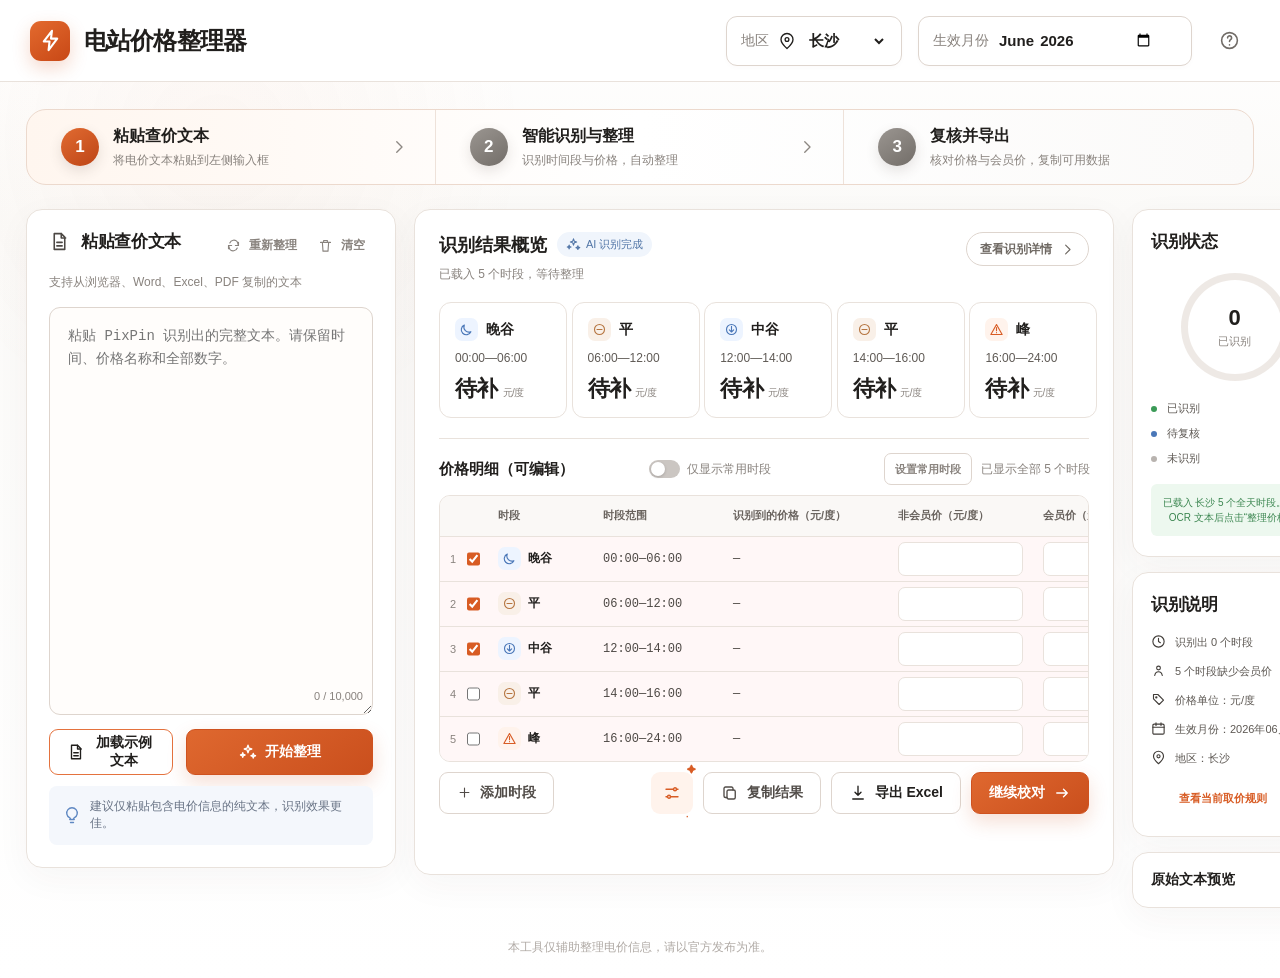
<file: 电站价格整理器-当前修订版.html>
<!doctype html><!--
版本：参考图修订版（2026-07-01）
更新内容：移除月份控件重复图标；固定常用时段开关与状态位置；按“4 步完成、提交前检查、A/B/C 各部分说明”重做使用说明。
--><html lang="zh-CN"><head><meta charset="utf-8"><meta name="viewport" content="width=device-width, initial-scale=1"><title>电站价格整理器 · 地区版</title><style>
* { box-sizing: border-box; }
[hidden] { display: none !important; }
body { margin: 0; min-height: 100vh; }
button, input, select, textarea { font: inherit; }
button, details summary { cursor: pointer; }
.mono { font-family: ui-monospace, "SFMono-Regular", Consolas, monospace; white-space: nowrap; }
.status { display: inline-flex; align-items: center; white-space: nowrap; }
body.v3{--paper:#f5f5f7;--panel:#ffffff;--ink:#1d1d1f;--muted:#6e6e73;--line:rgba(0,0,0,.09);--navy:#0071e3;--teal:#0071e3;--orange:#c93400;--gold:#ff9f0a;--danger:#d70015;--soft-danger:#fff0f1;--soft-teal:#eaf7ed;--shadow:0 20px 55px rgba(0,0,0,.075);min-width:1180px;color:var(--ink);background:radial-gradient(circle at 78% 0,rgba(0,113,227,.09),transparent 28%),var(--paper);background-size:auto;font-family:-apple-system,BlinkMacSystemFont,"SF Pro Text","PingFang SC","Microsoft YaHei UI",sans-serif;-webkit-font-smoothing:antialiased;}.v3 .app-shell{width:min(1840px,calc(100vw - 48px));margin:0 auto;padding:24px 0 48px;}.v3 .topbar{display:flex;align-items:center;justify-content:space-between;min-height:58px;padding:0 4px;}.v3 .brand{display:flex;align-items:center;gap:11px;font-size:17px;font-weight:750;letter-spacing:-.02em;}.v3 .brand-mark{display:grid;place-items:center;width:32px;height:32px;color:#fff;background:var(--ink);border-radius:9px;}.v3 .top-actions{display:flex;align-items:center;gap:9px;}.v3 button{min-height:44px;padding:0 18px;color:var(--ink);background:#fff;border:1px solid var(--line);border-radius:999px;font-size:14px;font-weight:650;transition:transform .16s ease,box-shadow .16s ease,background .16s ease;}.v3 button:hover{transform:translateY(-1px);box-shadow:0 8px 22px rgba(0,0,0,.09);}.v3 button.primary,.v3 .copy-main{color:#fff;background:#0071e3;border-color:#0071e3;}.v3 button.primary:hover,.v3 .copy-main:hover{background:#0077ed;}.v3 button.secondary{background:#fff;}.v3 .top-button{background:rgba(255,255,255,.84);}.v3 .top-button.quiet{color:var(--muted);background:transparent;}.v3 .masthead{display:grid;grid-template-columns:1fr auto;gap:32px;align-items:end;margin:28px 0 22px;padding:6px 4px;color:var(--ink);background:transparent;border-radius:0;box-shadow:none;overflow:visible;}.v3 .masthead::after{display:none;}.v3 .eyebrow{color:#0071e3;font-size:14px;font-weight:750;letter-spacing:0;text-transform:none;}.v3 h1{margin:8px 0 8px;font-size:42px;line-height:1.08;letter-spacing:-.045em;}.v3 .subtitle{color:var(--muted);font-size:16px;line-height:1.55;}.v3 .control-strip{display:flex;gap:10px;align-items:end;margin:0;padding:8px;background:rgba(255,255,255,.75);border:1px solid rgba(255,255,255,.92);border-radius:16px;box-shadow:0 8px 30px rgba(0,0,0,.05);}.v3 .control{width:190px;}.v3 .control label{margin:0 0 5px 7px;color:#86868b;font-size:12px;font-weight:650;}.v3 select,.v3 input[type="month"]{height:46px;padding:0 12px;color:var(--ink);background:#fff;border:1px solid var(--line);border-radius:10px;font-size:16px;font-weight:650;}.v3 select:focus,.v3 input:focus,.v3 textarea:focus{border-color:#0071e3;box-shadow:0 0 0 3px rgba(0,113,227,.12);}.v3 .schedule-panel{display:grid;grid-template-columns:200px 1fr;gap:28px;align-items:center;margin-bottom:22px;padding:19px 24px;background:#fff;border:0;border-radius:20px;box-shadow:0 8px 28px rgba(0,0,0,.045);}.v3 .schedule-heading h2{margin:0 0 4px;font-size:17px;}.v3 .panel-kicker{color:var(--muted);font-size:14px;}.v3 .timeline{display:flex;min-height:48px;background:#eeeef0;border:0;border-radius:11px;}.v3 .timeline-segment{min-width:30px;padding:6px;color:#4a4a4e;background:#eeeef0;border-right:2px solid #fff;font-size:12px;font-weight:700;}.v3 .timeline-segment.tone-1,.v3 .timeline-segment.tone-2{background:#dff3ff;}.v3 .timeline-segment.tone-4{color:#7f2b12;background:#ffe5d7;}.v3 .timeline-segment.tone-5{background:#eeeef0;}.v3 .workspace{display:grid;grid-template-columns:minmax(430px,.78fr) minmax(820px,1.62fr);gap:22px;align-items:start;}.v3 .panel{overflow:hidden;background:#fff;border:0;border-radius:24px;box-shadow:var(--shadow);}.v3 .panel-head{display:flex;align-items:center;justify-content:space-between;padding:22px 24px 18px;background:#fff;border-bottom:1px solid var(--line);}.v3 .panel-title{display:flex;align-items:center;gap:11px;}.v3 .panel-head h2{margin:0;font-size:19px;letter-spacing:-.02em;}.v3 .step-no{display:grid;place-items:center;width:31px;height:31px;color:#fff;background:var(--ink);border-radius:9px;font:750 13px -apple-system,BlinkMacSystemFont,sans-serif;}.v3 .panel-note{color:var(--muted);font-size:13px;}.v3 textarea{display:block;width:calc(100% - 40px);min-height:540px;margin:20px;padding:21px;resize:vertical;color:#3a3a3c;background:#f7f7f9;border:1px solid var(--line);border-radius:16px;font:15px/1.85 ui-monospace,"SFMono-Regular",Consolas,monospace;}.v3 .input-tools{display:grid;gap:12px;padding:0 20px 20px;}.v3 .input-footer{display:flex;align-items:center;justify-content:space-between;color:var(--muted);font-size:13px;}.v3 .button-row{display:flex;gap:8px;}.v3 .sample-row{display:grid;grid-template-columns:1fr auto;gap:8px;padding:12px;background:#f7f7f9;border-radius:13px;}.v3 .notice-stack{display:grid;gap:8px;padding:14px 19px 0;}.v3 .notice{padding:11px 13px;color:#31553b;background:#eef8f0;border:0;border-left:4px solid #34c759;border-radius:10px;font-size:13px;line-height:1.5;}.v3 .notice.warn{color:#7a451a;background:#fff5e8;border-color:#ff9f0a;}.v3 .notice.danger{color:#8c2631;background:#fff0f1;border-color:#d70015;}.v3 .copy-console{display:grid;grid-template-columns:auto 1fr;gap:16px;align-items:center;margin:19px;padding:16px;background:#f7f7f9;border:1px solid var(--line);border-radius:17px;overflow:visible;}.v3 .copy-actions{position:relative;display:flex;align-items:center;gap:8px;}.v3 .copy-main{height:64px;padding:0 22px;border-radius:14px;font-size:17px;font-weight:750;}.v3 .copy-settings{position:relative;width:48px;height:48px;padding:0;color:#0058b0;background:#eaf4ff;border:0;border-radius:13px;font-size:20px;}.v3 .spark{position:absolute;color:#ff9f0a;font-size:11px;pointer-events:none;}.v3 .spark-one{right:-3px;top:-9px;}.v3 .spark-two{right:5px;bottom:-10px;}.v3 .copy-settings.sparkle .spark{animation:sparkle .65s ease-in-out 2;}@keyframes sparkle{0%,100%{transform:scale(.7) rotate(0);opacity:.35;}50%{transform:scale(1.25) rotate(18deg);opacity:1;}}.v3 .copy-content{min-width:0;}.v3 .copy-console-head{display:flex;justify-content:space-between;align-items:center;padding:0 0 9px;color:var(--ink);background:transparent;border:0;}.v3 .copy-console-head strong{font-size:15px;}.v3 .copy-console-head small{color:var(--muted);font-size:12px;font-weight:600;}.v3 .copy-scroll{overflow-x:auto;padding:0;}.v3 .copy-labels,.v3 .copy-preview{display:grid;grid-template-columns:repeat(var(--copy-count,1),minmax(100px,1fr));min-width:calc(var(--copy-count,1) * 100px);}.v3 .copy-labels{overflow:hidden;background:#fff;border:1px solid var(--line);border-bottom:0;border-radius:11px 11px 0 0;}.v3 .copy-labels span{padding:10px 7px 4px;color:var(--muted);border-right:1px solid var(--line);font-size:12px;font-weight:600;text-align:center;}.v3 .copy-preview{color:var(--ink);background:#fff;border:1px solid var(--line);border-top:0;border-radius:0 0 11px 11px;font:750 17px/1 ui-monospace,"SFMono-Regular",Consolas,monospace;}.v3 .copy-preview span{padding:7px 7px 12px;border-right:1px solid var(--line);text-align:center;}.v3 .copy-labels span:last-child,.v3 .copy-preview span:last-child{border-right:0;}.v3 .result-actions{display:flex;align-items:center;justify-content:space-between;gap:12px;padding:0 20px 15px;}.v3 .common-switch-wrap{display:flex;align-items:center;gap:10px;}.v3 .switch-control{display:inline-flex;align-items:center;gap:9px;padding:9px 12px;color:#0058b0;background:#eaf4ff;border-radius:999px;font-size:13px;font-weight:700;cursor:pointer;}.v3 .switch-control input{position:absolute;opacity:0;pointer-events:none;}.v3 .switch-track{position:relative;width:38px;height:22px;background:#c7c7cc;border-radius:999px;transition:.18s;}.v3 .switch-track::after{content:"";position:absolute;left:2px;top:2px;width:18px;height:18px;background:#fff;border-radius:50%;box-shadow:0 1px 4px rgba(0,0,0,.2);transition:.18s;}.v3 .switch-control input:checked + .switch-track{background:#0071e3;}.v3 .switch-control input:checked + .switch-track::after{transform:translateX(16px);}.v3 .table-wrap{margin:0 20px;overflow-x:auto;border:1px solid var(--line);border-radius:16px;}.v3 table{width:100%;min-width:860px;border-collapse:collapse;table-layout:fixed;font-size:14px;}.v3 th,.v3 td{padding:14px 11px;border-bottom:1px solid var(--line);}.v3 th{position:static;color:#77777c;background:#fafafa;font-size:12px;font-weight:650;letter-spacing:0;}.v3 tbody tr:hover{background:#f8fbff;}.v3 tbody tr.edited{background:#fff9ef;}.v3 tbody tr.error-row{background:#fff6f7;}.v3 .period-cell strong{display:block;margin-bottom:3px;font-size:15px;}.v3 .period-cell span{color:var(--muted);font:12px ui-monospace,"SFMono-Regular",Consolas,monospace;}.v3 .source-cell{max-width:200px;color:#515156;font-size:13px;line-height:1.45;}.v3 .price-input{width:94px;height:40px;padding:0 9px;color:var(--ink);border:1px solid var(--line);border-radius:9px;font:750 14px ui-monospace,"SFMono-Regular",Consolas,monospace;}.v3 .row-select{width:17px;height:17px;accent-color:#0071e3;}.v3 .status{padding:7px 10px;font-size:12px;font-weight:700;}.v3 .status.ok{color:#248a3d;background:#eaf7ed;}.v3 .status.review{color:#9a4b00;background:#fff1e4;}.v3 .status.missing{color:#b00020;background:#ffeaed;}.v3 .status.manual{color:#7a4a00;background:#fff2d5;}.v3 .fold-row{display:flex;align-items:center;justify-content:center;gap:8px;width:calc(100% - 40px);margin:12px 20px 0;padding:13px;color:var(--muted);background:#fafafa;border:1px dashed rgba(0,0,0,.15);border-radius:12px;font-size:13px;}.v3 .fold-row strong{color:var(--ink);}.v3 details.audit{margin:14px 20px 0;background:transparent;border:0;border-top:1px solid var(--line);border-radius:0;}.v3 details.audit summary{display:flex;justify-content:space-between;align-items:center;padding:15px 3px;color:var(--muted);font-size:13px;font-weight:600;}.v3 details.audit summary small{color:var(--muted);font-size:12px;font-weight:500;}.v3 .audit-body{padding:0 3px 14px;}.v3 .audit-item{padding:11px 0;border-top:1px solid var(--line);font-size:13px;line-height:1.65;}.v3 .audit-item strong{color:var(--ink);}.v3 footer{margin:22px 0 0;padding:14px 18px;color:#7d2b0f;background:#fff0e8;border-left:4px solid #ff7a36;border-radius:11px;font-size:13px;font-weight:650;text-align:left;}.v3 .overlay{position:fixed;inset:0;z-index:20;background:rgba(0,0,0,.18);}.v3 .drawer-head{display:flex;align-items:flex-start;justify-content:space-between;gap:20px;}.v3 .drawer-head h2{margin:5px 0 5px;font-size:23px;letter-spacing:-.025em;}.v3 .drawer-head p{margin:0;color:var(--muted);font-size:13px;}.v3 .icon-button{flex:0 0 auto;width:40px;height:40px;min-height:40px;padding:0;border-radius:50%;font-size:20px;font-weight:500;}.v3 .popover{position:fixed;right:34px;top:78px;z-index:30;width:390px;padding:21px;background:#fff;border-radius:21px;box-shadow:0 28px 80px rgba(0,0,0,.18);}.v3 .rule-list{display:grid;gap:9px;margin-top:16px;}.v3 .rule-item{display:grid;grid-template-columns:28px 1fr;gap:11px;padding:12px;background:#f5f5f7;border-radius:13px;}.v3 .rule-item b{display:grid;place-items:center;width:27px;height:27px;color:#fff;background:var(--ink);border-radius:8px;font-size:11px;}.v3 .rule-item strong{display:block;margin-bottom:3px;font-size:14px;}.v3 .rule-item span{color:var(--muted);font-size:13px;line-height:1.5;}.v3 .modal{position:fixed;left:50%;top:50%;z-index:30;width:min(640px,calc(100vw - 40px));padding:23px;background:#fff;border-radius:24px;box-shadow:0 30px 90px rgba(0,0,0,.22);transform:translate(-50%,-50%);}.v3 .period-choice-grid{display:grid;grid-template-columns:1fr 1fr;gap:9px;margin:18px 0;}.v3 .period-choice{display:flex;align-items:center;gap:11px;padding:13px;background:#f7f7f9;border:1px solid var(--line);border-radius:13px;cursor:pointer;}.v3 .period-choice input{width:17px;height:17px;accent-color:#0071e3;}.v3 .period-choice strong{display:block;margin-bottom:3px;font-size:14px;}.v3 .period-choice small{color:var(--muted);font-size:13px;}.v3 .modal-footer{display:flex;justify-content:flex-end;gap:9px;margin-top:18px;padding-top:14px;border-top:1px solid var(--line);}.v3 .split-footer{justify-content:space-between;}.v3 .split-footer > div{display:flex;gap:6px;}.v3 .text-button{padding:0 10px;color:var(--muted);background:transparent;border-color:transparent;}.v3 .danger-button{padding:0 12px;color:var(--danger);border-color:rgba(215,0,21,.18);}.v3 .setting-section{margin-top:20px;}.v3 .setting-section h3{margin:0 0 10px;font-size:14px;}.v3 .setting-title{display:flex;align-items:center;justify-content:space-between;}.v3 .setting-title span{color:var(--muted);font-size:12px;}.v3 .segmented{display:grid;grid-template-columns:1fr 1fr;padding:4px;background:#eeeef0;border-radius:11px;}.v3 .segmented button{min-height:40px;background:transparent;border:0;border-radius:8px;font-size:13px;}.v3 .segmented button.active{background:#fff;box-shadow:0 2px 9px rgba(0,0,0,.08);}.v3 .copy-order-list{display:grid;gap:8px;}.v3 .copy-order-item{display:grid;grid-template-columns:1fr auto;gap:12px;align-items:center;padding:12px;background:#f7f7f9;border:1px solid var(--line);border-radius:13px;}.v3 .copy-order-item strong{display:block;margin-bottom:3px;font-size:14px;}.v3 .copy-order-item small{color:var(--muted);font-size:12px;}.v3 .copy-order-arrows{display:flex;gap:6px;}.v3 .copy-order-arrows button{width:34px;height:34px;min-height:34px;padding:0;border-radius:9px;font-size:15px;}.v3 .help-drawer{position:fixed;inset:0 0 0 auto;z-index:30;width:460px;padding:26px;overflow-y:auto;background:#fff;box-shadow:-18px 0 70px rgba(0,0,0,.16);}.v3 .quick-steps{display:grid;gap:9px;margin:20px 0;}.v3 .quick-step{display:grid;grid-template-columns:30px 1fr;gap:11px;padding:13px;background:#f5f5f7;border-radius:13px;}.v3 .quick-step b{display:grid;place-items:center;width:28px;height:28px;color:#fff;background:#0071e3;border-radius:8px;font-size:12px;}.v3 .quick-step strong{display:block;margin-bottom:3px;font-size:14px;}.v3 .quick-step span{color:var(--muted);font-size:13px;}.v3 .help-warning{margin:13px 0 19px;padding:13px 14px;color:#7d2b0f;background:#fff0e8;border-left:4px solid #ff7a36;border-radius:11px;font-size:13px;font-weight:650;line-height:1.55;}.v3 .help-index-title{margin-bottom:3px;}.v3 .help-links{border-top:1px solid var(--line);}.v3 .help-link{display:flex;justify-content:space-between;width:100%;min-height:auto;padding:14px 2px;background:transparent;border:0;border-bottom:1px solid var(--line);border-radius:0;text-align:left;}.v3 .help-link strong{display:block;margin-bottom:3px;font-size:15px;}.v3 .help-link small{color:var(--muted);font-size:13px;font-weight:500;}.v3 .back-button{margin:4px 0 18px;padding:0 12px;color:#0071e3;background:#eaf4ff;border:0;}.v3 .help-detail-body h3{margin:0 0 12px;font-size:24px;}.v3 .help-detail-body p,.v3 .help-detail-body li{color:#4a4a4e;font-size:14px;line-height:1.75;}@media (max-width:1250px){body.v3{min-width:0;}.v3 .app-shell{width:min(100% - 30px,1580px);}.v3 .workspace{grid-template-columns:1fr;}.v3 textarea{min-height:390px;}}@media (max-width:760px){.v3 .app-shell{width:min(100% - 18px,1580px);padding-top:10px;}.v3 .topbar{align-items:flex-start;gap:10px;}.v3 .top-actions{flex-wrap:wrap;justify-content:flex-end;}.v3 .top-button{min-height:38px;padding:0 11px;font-size:12px;}.v3 .masthead{grid-template-columns:1fr;margin-top:18px;}.v3 h1{font-size:32px;}.v3 .control-strip{width:100%;}.v3 .control{width:50%;}.v3 .schedule-panel{grid-template-columns:1fr;gap:12px;}.v3 .copy-console{grid-template-columns:1fr;}.v3 .copy-actions{justify-content:space-between;}.v3 .result-actions{align-items:flex-start;flex-direction:column;}.v3 .period-choice-grid{grid-template-columns:1fr;}.v3 .split-footer{align-items:flex-start;flex-direction:column;}.v3 .help-drawer{width:min(100%,460px);}}body.v4{--canvas:#fbfaf8;--surface:#ffffff;--surface-soft:#fcfaf8;--text:#211f1d;--muted:#89837e;--subtle:#aaa39d;--line:#e9e2dc;--line-strong:#ded5ce;--accent:#d85c24;--accent-dark:#bd4819;--accent-soft:#fff3ec;--blue:#4a77b8;--blue-soft:#edf4ff;--green:#3b9a57;--green-soft:#edf8ef;--amber:#b56b25;--amber-soft:#fff5e8;--red:#c75050;--red-soft:#fff0f0;min-width:1180px;color:var(--text);background:radial-gradient(circle at 17% 14%,rgba(225,107,49,.045),transparent 23%),linear-gradient(180deg,#fff 0,var(--canvas) 22%,#fff 100%);font-family:"HarmonyOS Sans SC","MiSans","PingFang SC","Microsoft YaHei UI",sans-serif;-webkit-font-smoothing:antialiased;}.v4 .svg-sprite{position:absolute;width:0;height:0;overflow:hidden;}.v4 .icon{width:18px;height:18px;flex:0 0 auto;fill:none;stroke:currentColor;stroke-width:1.8;stroke-linecap:round;stroke-linejoin:round;}.v4 .icon-sm{width:15px;height:15px;}.v4 .icon-lg{width:21px;height:21px;}.v4 .app-shell{width:100%;min-height:100vh;}.v4 button,.v4 input,.v4 select,.v4 textarea{font:inherit;}.v4 button{color:inherit;}.v4 .topbar{display:flex;align-items:center;min-height:82px;padding:0 30px;background:rgba(255,255,255,.94);border-bottom:1px solid var(--line);backdrop-filter:blur(16px);}.v4 .brand{display:flex;align-items:center;gap:14px;min-width:0;}.v4 .brand-mark{display:grid;place-items:center;width:40px;height:40px;color:#fff;background:linear-gradient(145deg,#e36a2e,#c84816);border-radius:11px;box-shadow:0 7px 18px rgba(210,82,29,.22);}.v4 .brand-mark .icon{width:23px;height:23px;stroke-width:2.2;}.v4 .brand-name{font-size:24px;font-weight:760;letter-spacing:-.035em;white-space:nowrap;}.v4 .brand-divider{width:1px;height:24px;margin:0 3px;background:var(--line-strong);}.v4 .brand-subtitle{color:var(--muted);font-size:15px;white-space:nowrap;}.v4 .top-actions{display:flex;align-items:center;gap:16px;margin-left:auto;}.v4 .header-control{display:flex;align-items:center;gap:9px;height:50px;padding:0 14px;background:#fff;border:1px solid var(--line-strong);border-radius:11px;box-shadow:0 2px 5px rgba(80,53,38,.02);}.v4 .header-control label{color:var(--muted);font-size:14px;white-space:nowrap;}.v4 .header-control select,.v4 .header-control input[type="month"]{width:auto;height:44px;padding:0 24px 0 0;color:var(--text);background-color:transparent;border:0;outline:none;box-shadow:none;font-size:15px;font-weight:680;}.v4 .header-control select{min-width:82px;}.v4 .header-control input[type="month"]{min-width:124px;}.v4 .help-circle{display:grid;place-items:center;width:42px;height:42px;min-height:42px;padding:0;color:#716c67;background:transparent;border:0;border-radius:50%;}.v4 .help-circle:hover{color:var(--accent);background:var(--accent-soft);}.v4 .workflow{display:grid;grid-template-columns:repeat(3,1fr);width:calc(100% - 52px);margin:27px auto 24px;overflow:hidden;background:linear-gradient(90deg,#fff6ef 0%,#fff 50%,#fbfaf9 100%);border:1px solid #ecd9cd;border-radius:20px;}.v4 .workflow-step{position:relative;display:flex;align-items:center;gap:14px;min-height:74px;padding:0 48px;border-right:1px solid #eee2da;}.v4 .workflow-step:last-child{border-right:0;}.v4 .workflow-no{display:grid;place-items:center;width:38px;height:38px;color:#fff;background:linear-gradient(145deg,#9b9691,#726d68);border-radius:50%;font-size:17px;font-weight:720;box-shadow:0 5px 13px rgba(78,65,58,.14);}.v4 .workflow-step.active .workflow-no{background:linear-gradient(145deg,#e16b31,#bd4517);}.v4 .workflow-copy strong{display:block;margin-bottom:3px;font-size:16px;}.v4 .workflow-copy span{color:var(--muted);font-size:12px;}.v4 .workflow-chevron{position:absolute;right:27px;color:#8c8782;}.v4 .schedule-panel{display:none;}.v4 .workspace{display:grid;grid-template-columns:minmax(360px,450px) minmax(720px,1fr) 220px;gap:26px;width:calc(100% - 52px);margin:0 auto;align-items:start;}.v4 .panel,.v4 .rail-card,.v4 .raw-preview{background:rgba(255,255,255,.97);border:1px solid var(--line);border-radius:16px;box-shadow:0 10px 35px rgba(77,51,37,.045);}.v4 .panel{overflow:hidden;}.v4 .panel-head{display:flex;align-items:flex-start;justify-content:space-between;gap:14px;padding:20px 22px 14px;background:transparent;border:0;}.v4 .panel-title{display:flex;align-items:center;gap:11px;}.v4 .panel-title h2,.v4 .rail-card h2{margin:0;font-size:17px;font-weight:720;letter-spacing:-.02em;}.v4 .panel-title .icon{color:#4c4844;}.v4 .panel-note{color:var(--muted);font-size:12px;}.v4 .input-copy{padding:0 22px;color:var(--muted);font-size:12px;}.v4 .input-panel textarea{display:block;width:calc(100% - 44px);min-height:408px;margin:16px 22px 0;padding:17px 18px 30px;resize:vertical;color:#393531;background:#fffdfb;border:1px solid var(--line-strong);border-radius:11px;outline:none;font:14px/1.65 "SFMono-Regular",Consolas,"Microsoft YaHei UI",monospace;}.v4 .input-panel textarea:focus{border-color:#dd875e;box-shadow:0 0 0 3px rgba(216,92,36,.09);}.v4 .input-counter{display:flex;justify-content:flex-end;margin:-25px 32px 0 0;color:var(--muted);font-size:11px;pointer-events:none;}.v4 .input-tools{display:grid;gap:11px;padding:27px 22px 22px;}.v4 .sample-row{display:grid;grid-template-columns:1fr auto;gap:8px;padding:10px;background:var(--surface-soft);border:1px solid var(--line);border-radius:10px;}.v4 .sample-row select{min-width:0;height:42px;padding:0 10px;border:1px solid var(--line);border-radius:8px;}.v4 .sample-row button{min-height:42px;}.v4 .input-actions{display:grid;grid-template-columns:.9fr 1.35fr;gap:13px;}.v4 button{display:inline-flex;align-items:center;justify-content:center;gap:8px;min-height:46px;padding:0 17px;background:#fff;border:1px solid var(--line-strong);border-radius:9px;font-size:14px;font-weight:650;transition:transform .16s ease,border-color .16s ease,box-shadow .16s ease,background .16s ease;}.v4 button:hover{transform:translateY(-1px);border-color:#d9b09c;box-shadow:0 7px 17px rgba(92,55,34,.08);}.v4 button.primary,.v4 .start-button{color:#fff;background:linear-gradient(145deg,#df682f,#ca4f1d);border-color:#cf521f;box-shadow:0 8px 19px rgba(204,78,29,.18);}.v4 button.primary:hover,.v4 .start-button:hover{background:linear-gradient(145deg,#ea7338,#c64a19);}.v4 .sample-loader{width:100%;color:var(--text);border-color:#e4723e;}.v4 .minor-actions{display:flex;justify-content:flex-end;gap:5px;}.v4 .minor-actions button{min-height:30px;padding:0 8px;color:var(--muted);background:transparent;border:0;font-size:12px;}.v4 .input-tip{display:flex;align-items:center;gap:9px;padding:12px 14px;color:#687385;background:#f4f7fc;border-radius:8px;font-size:12px;line-height:1.45;}.v4 .input-tip .icon{color:#5f88c2;}.v4 .result-panel{min-height:666px;}.v4 .result-header{display:flex;align-items:flex-start;justify-content:space-between;gap:20px;padding:22px 24px 13px;}.v4 .result-heading-line{display:flex;align-items:center;gap:10px;}.v4 .result-heading-line h2{margin:0;font-size:18px;}.v4 .ai-pill{display:inline-flex;align-items:center;gap:5px;padding:5px 9px;color:#5276a7;background:#f0f5fc;border-radius:999px;font-size:11px;}.v4 .result-summary{margin-top:9px;color:var(--muted);font-size:12px;}.v4 .detail-jump{min-height:34px;padding:0 13px;color:#6e6862;border-radius:999px;font-size:12px;}.v4 .recognition-cards{display:grid;grid-template-columns:repeat(var(--period-count,5),minmax(128px,1fr));gap:13px;padding:6px 24px 20px;overflow-x:auto;}.v4 .recognition-card{min-width:128px;padding:15px 15px 13px;background:#fff;border:1px solid var(--line);border-radius:12px;}.v4 .recognition-card-top{display:flex;align-items:center;gap:8px;}.v4 .period-glyph{display:grid;place-items:center;width:23px;height:23px;color:var(--blue);background:var(--blue-soft);border-radius:7px;}.v4 .period-glyph.tone-4{color:var(--accent);background:var(--accent-soft);}.v4 .period-glyph.tone-5{color:#b67642;background:#f9f0e8;}.v4 .recognition-card strong{font-size:14px;}.v4 .recognition-card .range{margin:10px 0 9px;color:#5f5a55;font-size:12px;white-space:nowrap;}.v4 .card-price{font-size:22px;font-weight:780;letter-spacing:-.03em;white-space:nowrap;}.v4 .card-price small{margin-left:5px;color:var(--muted);font-size:10px;font-weight:500;}.v4 .card-dual{display:none;}.v4 .detail-section{margin:0 24px;padding-top:14px;border-top:1px solid var(--line);}.v4 .detail-toolbar{display:flex;align-items:center;justify-content:space-between;gap:18px;margin-bottom:10px;}.v4 .detail-toolbar h3{margin:0;font-size:15px;}.v4 .result-actions{display:grid;grid-template-columns:226px auto 108px;align-items:center;gap:9px;padding:0;}.v4 .common-switch-wrap{display:flex;align-items:center;gap:8px;width:226px;}.v4 .switch-control{display:inline-flex;align-items:center;gap:7px;color:var(--muted);font-size:12px;cursor:pointer;}.v4 .switch-control input{position:absolute;opacity:0;}.v4 .switch-track{position:relative;width:31px;height:18px;background:#cbc6c2;border-radius:999px;}.v4 .switch-track::after{content:"";position:absolute;left:2px;top:2px;width:14px;height:14px;background:#fff;border-radius:50%;box-shadow:0 1px 3px rgba(0,0,0,.18);transition:.18s;}.v4 .switch-control input:checked + .switch-track{background:var(--accent);}.v4 .switch-control input:checked + .switch-track::after{transform:translateX(13px);}.v4 .result-actions .secondary{min-height:32px;padding:0 10px;color:var(--muted);border-radius:7px;font-size:11px;}.v4 #hiddenPeriodMeta{display:inline-block;width:88px;white-space:nowrap;}.v4 #visiblePeriodMeta{display:inline-block;width:108px;text-align:right;white-space:nowrap;}.v4 .table-wrap{overflow-x:auto;border:1px solid var(--line);border-radius:11px;}.v4 table{width:100%;min-width:760px;border-collapse:collapse;table-layout:fixed;font-size:12px;}.v4 th,.v4 td{border-bottom:1px solid var(--line);text-align:left;}.v4 th{height:40px;padding:8px 10px;color:#69635e;background:#faf8f6;font-size:11px;font-weight:620;}.v4 td{height:44px;padding:5px 10px;}.v4 tbody tr:last-child td{border-bottom:0;}.v4 tbody tr:hover{background:#fffaf6;}.v4 tbody tr.edited{background:#fff8ee;}.v4 tbody tr.error-row{background:#fff7f7;}.v4 .row-control{display:flex;align-items:center;gap:7px;}.v4 .row-number{color:var(--muted);font-size:11px;}.v4 .row-select{width:14px;height:14px;accent-color:var(--accent);}.v4 .period-cell strong{display:flex;align-items:center;gap:7px;font-size:12px;}.v4 .period-cell > span{display:none;}.v4 .source-cell{max-width:160px;color:#4d4844;overflow:hidden;text-overflow:ellipsis;white-space:nowrap;}.v4 .price-input{width:100%;min-width:82px;height:34px;padding:0 11px;color:var(--text);background:#fff;border:1px solid var(--line);border-radius:7px;outline:none;font:650 12px "SFMono-Regular",Consolas,monospace;}.v4 .price-input:focus{border-color:#dd875e;box-shadow:0 0 0 2px rgba(216,92,36,.08);}.v4 .status{display:inline-flex;align-items:center;gap:5px;padding:0;background:transparent;font-size:11px;font-weight:640;white-space:nowrap;}.v4 .status::before{content:"";width:13px;height:13px;border:1.5px solid currentColor;border-radius:50%;box-shadow:inset 0 0 0 3px #fff;background:currentColor;}.v4 .status.ok{color:var(--green);}.v4 .status.review,.v4 .status.manual{color:var(--amber);}.v4 .status.missing{color:var(--red);}.v4 .fold-row{width:100%;min-height:39px;margin-top:10px;color:var(--muted);background:#faf8f6;border:1px dashed var(--line-strong);font-size:11px;}.v4 .copy-console{display:flex;align-items:flex-end;gap:9px;margin:10px 24px 0;padding:8px 10px;background:#fbfaf8;border:1px solid var(--line);border-radius:10px;}.v4 .copy-content{min-width:0;flex:1;}.v4 .copy-console-head{display:flex;justify-content:space-between;align-items:center;margin-bottom:5px;}.v4 .copy-console-head strong{font-size:12px;}.v4 .copy-console-head small{color:var(--muted);font-size:10px;}.v4 .copy-scroll{overflow-x:auto;}.v4 .copy-labels,.v4 .copy-preview{display:grid;grid-template-columns:repeat(var(--copy-count,1),minmax(90px,1fr));min-width:calc(var(--copy-count,1) * 90px);}.v4 .copy-labels span{padding:3px 7px;color:var(--muted);background:#fff;border:1px solid var(--line);border-bottom:0;font-size:9px;text-align:center;}.v4 .copy-preview span{padding:5px 7px;background:#fff;border:1px solid var(--line);font:680 12px "SFMono-Regular",Consolas,monospace;text-align:center;}.v4 .copy-settings{position:relative;width:38px;height:38px;min-height:38px;padding:0;color:var(--accent);background:var(--accent-soft);border:0;}.v4 .spark{position:absolute;color:var(--accent);font-size:9px;}.v4 .spark-one{right:-3px;top:-7px;}.v4 .spark-two{right:4px;bottom:-8px;}.v4 .result-bottom{display:flex;align-items:center;justify-content:space-between;gap:12px;padding:10px 24px 18px;}.v4 .result-bottom-actions{display:flex;gap:10px;}.v4 .result-bottom button{min-height:42px;padding:0 17px;}.v4 .result-bottom .copy-settings{width:42px;min-height:42px;padding:0;}.v4 .add-period{color:#514c48;}.v4 .copy-main{color:#514c48;background:#fff;}.v4 .right-rail{display:grid;gap:15px;}.v4 .rail-card{padding:20px 18px;}.v4 .status-ring{--progress:0deg;position:relative;display:grid;place-items:center;width:108px;height:108px;margin:20px auto;border-radius:50%;background:conic-gradient(var(--accent) var(--progress),#eee9e5 0);}.v4 .status-ring::before{content:"";position:absolute;inset:7px;background:#fff;border-radius:50%;}.v4 .status-ring-copy{position:relative;text-align:center;}.v4 .status-ring-copy strong{display:block;font-size:22px;}.v4 .status-ring-copy span{color:var(--muted);font-size:11px;}.v4 .status-legend{display:grid;gap:10px;}.v4 .legend-row{display:grid;grid-template-columns:8px 1fr auto;align-items:center;gap:8px;color:#5e5954;font-size:11px;}.v4 .legend-dot{width:6px;height:6px;border-radius:50%;}.v4 .legend-dot.green{background:var(--green);}.v4 .legend-dot.blue{background:var(--blue);}.v4 .legend-dot.gray{background:#b8b3af;}.v4 .notice-stack{margin-top:18px;}.v4 .notice{padding:11px;color:#3b8650;background:var(--green-soft);border:0;border-radius:6px;font-size:10px;line-height:1.5;text-align:center;}.v4 .notice.warn{color:#966126;background:var(--amber-soft);}.v4 .notice.danger{color:#a64545;background:var(--red-soft);}.v4 .info-list{display:grid;gap:13px;margin-top:19px;}.v4 .info-row{display:flex;align-items:flex-start;gap:9px;color:#5e5954;font-size:11px;line-height:1.45;}.v4 .info-row .icon{margin-top:-1px;color:#403c38;}.v4 .rule-link{width:100%;min-height:34px;margin-top:15px;padding:0;color:var(--accent);background:transparent;border:0;font-size:11px;}.v4 .raw-preview{overflow:hidden;}.v4 .raw-preview summary{display:flex;align-items:center;justify-content:space-between;padding:18px;list-style:none;font-size:14px;font-weight:680;}.v4 .raw-preview summary::-webkit-details-marker{display:none;}.v4 .audit-body{max-height:300px;padding:0 16px 16px;overflow-y:auto;}.v4 .audit-item{padding:10px 0;color:#625c57;border-top:1px solid var(--line);font-size:10px;line-height:1.6;}.v4 footer{padding:31px 20px 22px;color:#b0aaa5;font-size:12px;text-align:center;}.v4 .overlay{position:fixed;inset:0;z-index:20;background:rgba(42,34,29,.25);backdrop-filter:blur(3px);}.v4 .drawer-head{display:flex;align-items:flex-start;justify-content:space-between;gap:20px;}.v4 .drawer-head h2{margin:5px 0;font-size:21px;}.v4 .drawer-head p{margin:0;color:var(--muted);font-size:12px;}.v4 .eyebrow{color:var(--accent);font-size:11px;font-weight:700;}.v4 .icon-button{width:38px;height:38px;min-height:38px;padding:0;border-radius:50%;}.v4 .popover{position:fixed;right:26px;top:74px;z-index:30;width:390px;padding:22px;background:#fff;border:1px solid var(--line);border-radius:16px;box-shadow:0 26px 80px rgba(54,39,31,.2);}.v4 .rule-list{display:grid;gap:9px;margin-top:17px;}.v4 .rule-item{display:grid;grid-template-columns:27px 1fr;gap:10px;padding:12px;background:#faf8f6;border-radius:10px;}.v4 .rule-item b{display:grid;place-items:center;width:27px;height:27px;color:#fff;background:var(--accent);border-radius:50%;font-size:11px;}.v4 .rule-item strong{display:block;margin-bottom:3px;font-size:13px;}.v4 .rule-item span{color:var(--muted);font-size:11px;line-height:1.5;}.v4 .modal{position:fixed;left:50%;top:50%;z-index:30;width:min(640px,calc(100vw - 40px));padding:23px;background:#fff;border:1px solid var(--line);border-radius:18px;box-shadow:0 30px 90px rgba(54,39,31,.22);transform:translate(-50%,-50%);}.v4 .period-choice-grid{display:grid;grid-template-columns:1fr 1fr;gap:9px;margin:18px 0;}.v4 .period-choice{display:flex;align-items:center;gap:10px;padding:12px;background:#faf8f6;border:1px solid var(--line);border-radius:10px;cursor:pointer;}.v4 .period-choice input{accent-color:var(--accent);}.v4 .period-choice strong{display:block;margin-bottom:2px;font-size:13px;}.v4 .period-choice small{color:var(--muted);font-size:11px;}.v4 .modal-footer{display:flex;justify-content:flex-end;gap:9px;margin-top:18px;padding-top:14px;border-top:1px solid var(--line);}.v4 .split-footer{justify-content:space-between;}.v4 .split-footer > div{display:flex;gap:6px;}.v4 .text-button{color:var(--muted);background:transparent;border-color:transparent;}.v4 .danger-button{color:var(--red);}.v4 .setting-section{margin-top:20px;}.v4 .setting-section h3{margin:0 0 10px;font-size:13px;}.v4 .setting-title{display:flex;align-items:center;justify-content:space-between;}.v4 .setting-title span{color:var(--muted);font-size:11px;}.v4 .segmented{display:grid;grid-template-columns:1fr 1fr;padding:4px;background:#f0ece9;border-radius:10px;}.v4 .segmented button{min-height:39px;background:transparent;border:0;}.v4 .segmented button.active{color:var(--accent);background:#fff;box-shadow:0 2px 8px rgba(61,44,35,.08);}.v4 .copy-order-list{display:grid;gap:8px;}.v4 .copy-order-item{display:grid;grid-template-columns:1fr auto;gap:12px;align-items:center;padding:12px;background:#faf8f6;border:1px solid var(--line);border-radius:10px;}.v4 .copy-order-item strong{display:block;margin-bottom:3px;font-size:13px;}.v4 .copy-order-item small{color:var(--muted);font-size:11px;}.v4 .copy-order-arrows{display:flex;gap:6px;}.v4 .copy-order-arrows button{width:34px;height:34px;min-height:34px;padding:0;}.v4 .help-drawer{position:fixed;inset:0 0 0 auto;z-index:30;width:460px;padding:26px;overflow-y:auto;background:#fff;box-shadow:-18px 0 70px rgba(54,39,31,.18);}.v4 .quick-steps{display:grid;gap:9px;margin:20px 0;}.v4 .quick-step{display:grid;grid-template-columns:29px 1fr;gap:10px;padding:12px;background:#faf8f6;border-radius:10px;}.v4 .quick-step b{display:grid;place-items:center;width:27px;height:27px;color:#fff;background:var(--accent);border-radius:50%;font-size:11px;}.v4 .quick-step strong{display:block;margin-bottom:3px;font-size:13px;}.v4 .quick-step span{color:var(--muted);font-size:11px;}.v4 .help-complete-label{margin:20px 0 9px;color:var(--accent);font-size:15px;font-weight:760;}.v4 .help-warning{margin:13px 0 19px;padding:12px 13px;color:#935327;background:var(--amber-soft);border-left:3px solid var(--accent);border-radius:8px;font-size:12px;line-height:1.55;}.v4 .help-checklist{margin:15px 0 22px;padding:15px 16px;color:#594a42;background:#fffaf6;border:1px solid #efc4ab;border-radius:11px;}.v4 .help-check-title{display:flex;align-items:center;gap:9px;margin-bottom:10px;color:var(--accent);font-size:15px;font-weight:760;}.v4 .help-check-title .icon{width:20px;height:20px;}.v4 .help-check-item{display:flex;align-items:flex-start;gap:9px;margin-top:7px;font-size:12px;line-height:1.55;}.v4 .help-check-item .icon{width:15px;height:15px;margin-top:1px;color:var(--accent);}.v4 .help-index-title{margin:0 0 3px;color:var(--accent);font-size:15px;}.v4 .help-index-note{margin:2px 0 11px;color:var(--muted);font-size:11px;}.v4 .help-links{display:grid;gap:8px;border:0;}.v4 .help-topic{overflow:hidden;background:#fff;border:1px solid var(--line);border-radius:11px;}.v4 .help-topic summary{display:grid;grid-template-columns:30px 1fr auto;gap:10px;align-items:start;padding:13px 14px 9px;list-style:none;cursor:pointer;}.v4 .help-topic summary::-webkit-details-marker{display:none;}.v4 .help-topic-badge{display:grid;place-items:center;width:24px;height:24px;color:var(--accent);border:1.5px solid var(--accent);border-radius:7px;font-size:12px;font-weight:760;}.v4 .help-topic-copy strong{display:block;margin-bottom:6px;font-size:14px;}.v4 .help-topic-copy span{color:#665f59;font-size:11px;line-height:1.5;}.v4 .help-topic summary > .icon{margin-top:4px;color:#635d58;transition:transform .18s ease;}.v4 .help-topic[open] summary > .icon{transform:rotate(180deg);}.v4 .help-topic-body{padding:0 14px 12px 54px;}.v4 .help-topic-body ul{margin:0;padding-left:16px;}.v4 .help-topic-body li{margin-top:6px;color:#5d5651;font-size:11px;line-height:1.55;}.v4 .back-button{margin:4px 0 18px;color:var(--accent);background:var(--accent-soft);border:0;}.v4 .help-detail-body h3{margin:0 0 12px;font-size:22px;}.v4 .help-detail-body h4{margin:20px 0 8px;font-size:13px;}.v4 .help-detail-body p,.v4 .help-detail-body li{color:#514c48;font-size:13px;line-height:1.75;}.v4 .help-detail-body ol,.v4 .help-detail-body ul{margin:8px 0 0;padding-left:22px;}@media (max-width:1450px){.v4 .workspace{grid-template-columns:370px minmax(700px,1fr) 205px;gap:18px;}.v4 .workflow-step{padding-inline:34px;}.v4 .recognition-cards{grid-template-columns:repeat(var(--period-count,5),minmax(118px,1fr));}.v4 .brand-subtitle{display:none;}.v4 .brand-divider{display:none;}}@media (max-width:1220px){body.v4{min-width:0;}.v4 .topbar{padding-inline:18px;}.v4 .workspace{grid-template-columns:minmax(320px,.7fr) minmax(660px,1.3fr);}.v4 .right-rail{grid-column:1 / -1;grid-template-columns:repeat(3,1fr);}.v4 .workflow-step{padding-inline:24px;}}@media (max-width:860px){.v4 .topbar{flex-wrap:wrap;gap:12px;padding-block:14px;}.v4 .top-actions{width:100%;margin-left:0;}.v4 .header-control{flex:1;}.v4 .workflow{grid-template-columns:1fr;}.v4 .workflow-step{min-height:64px;border-right:0;border-bottom:1px solid var(--line);}.v4 .workspace{grid-template-columns:1fr;}.v4 .right-rail{grid-column:auto;grid-template-columns:1fr;}.v4 .recognition-cards{grid-template-columns:repeat(var(--period-count,5),150px);}.v4 .result-bottom{align-items:stretch;flex-direction:column;}.v4 .result-bottom-actions{flex-wrap:wrap;}.v4 .period-choice-grid{grid-template-columns:1fr;}.v4 .help-drawer{width:min(100%,460px);}}</style></head><body class="v4"><svg class="svg-sprite" aria-hidden="true" focusable="false"><defs><symbol id="i-bolt" viewBox="0 0 24 24"><path d="M13.5 2 5 13h6l-1 9 9-12h-6.5l1-8Z"/></symbol><symbol id="i-chevron-right" viewBox="0 0 24 24"><path d="m9 5 7 7-7 7"/></symbol><symbol id="i-chevron-down" viewBox="0 0 24 24"><path d="m6 9 6 6 6-6"/></symbol><symbol id="i-pin" viewBox="0 0 24 24"><path d="M20 10c0 5-8 12-8 12S4 15 4 10a8 8 0 1 1 16 0Z"/><circle cx="12" cy="10" r="2.5"/></symbol><symbol id="i-calendar" viewBox="0 0 24 24"><rect x="3" y="5" width="18" height="16" rx="2"/><path d="M16 3v4M8 3v4M3 10h18"/></symbol><symbol id="i-help" viewBox="0 0 24 24"><circle cx="12" cy="12" r="9"/><path d="M9.8 9a2.3 2.3 0 1 1 3.8 1.75c-1 .76-1.6 1.18-1.6 2.25M12 17h.01"/></symbol><symbol id="i-file" viewBox="0 0 24 24"><path d="M6 3h8l4 4v14H6z"/><path d="M14 3v5h5M9 13h6M9 17h6"/></symbol><symbol id="i-sparkles" viewBox="0 0 24 24"><path d="m12 3 1.3 3.7L17 8l-3.7 1.3L12 13l-1.3-3.7L7 8l3.7-1.3L12 3ZM19 14l.8 2.2L22 17l-2.2.8L19 20l-.8-2.2L16 17l2.2-.8L19 14ZM5 13l.8 2.2L8 16l-2.2.8L5 19l-.8-2.2L2 16l2.2-.8L5 13Z"/></symbol><symbol id="i-lightbulb" viewBox="0 0 24 24"><path d="M9 18h6M10 22h4M8.7 15.5A7 7 0 1 1 15.3 15.5c-.8.6-1.3 1.4-1.3 2.5h-4c0-1.1-.5-1.9-1.3-2.5Z"/></symbol><symbol id="i-moon" viewBox="0 0 24 24"><path d="M19 15.5A8 8 0 0 1 8.5 5 8 8 0 1 0 19 15.5Z"/></symbol><symbol id="i-flat" viewBox="0 0 24 24"><circle cx="12" cy="12" r="8"/><path d="M8 12h8"/></symbol><symbol id="i-valley" viewBox="0 0 24 24"><circle cx="12" cy="12" r="8"/><path d="M12 7v9M8.5 12.5 12 16l3.5-3.5"/></symbol><symbol id="i-peak" viewBox="0 0 24 24"><path d="M12 4 21 20H3L12 4Z"/><path d="M12 9v5M12 17h.01"/></symbol><symbol id="i-check" viewBox="0 0 24 24"><circle cx="12" cy="12" r="9"/><path d="m8 12 2.5 2.5L16 9"/></symbol><symbol id="i-clock" viewBox="0 0 24 24"><circle cx="12" cy="12" r="9"/><path d="M12 7v5l3 2"/></symbol><symbol id="i-user" viewBox="0 0 24 24"><circle cx="12" cy="8" r="3"/><path d="M6 20c.7-4 3-6 6-6s5.3 2 6 6"/></symbol><symbol id="i-tag" viewBox="0 0 24 24"><path d="M20 13 13 20 4 11V4h7l9 9Z"/><circle cx="8.5" cy="8.5" r="1"/></symbol><symbol id="i-copy" viewBox="0 0 24 24"><rect x="8" y="8" width="11" height="12" rx="2"/><path d="M16 8V6a2 2 0 0 0-2-2H6a2 2 0 0 0-2 2v10a2 2 0 0 0 2 2h2"/></symbol><symbol id="i-download" viewBox="0 0 24 24"><path d="M12 3v12m-4-4 4 4 4-4M5 20h14"/></symbol><symbol id="i-plus" viewBox="0 0 24 24"><path d="M12 5v14M5 12h14"/></symbol><symbol id="i-arrow-right" viewBox="0 0 24 24"><path d="M5 12h14m-5-5 5 5-5 5"/></symbol><symbol id="i-eye" viewBox="0 0 24 24"><path d="M2.5 12s3.5-6 9.5-6 9.5 6 9.5 6-3.5 6-9.5 6-9.5-6-9.5-6Z"/><circle cx="12" cy="12" r="2.5"/></symbol><symbol id="i-sliders" viewBox="0 0 24 24"><path d="M4 7h10M18 7h2M4 17h2M10 17h10"/><circle cx="16" cy="7" r="2"/><circle cx="8" cy="17" r="2"/></symbol><symbol id="i-refresh" viewBox="0 0 24 24"><path d="M20 7v5h-5M4 17v-5h5"/><path d="M6.1 8A7 7 0 0 1 18 6l2 6M18 16A7 7 0 0 1 6 18l-2-6"/></symbol><symbol id="i-trash" viewBox="0 0 24 24"><path d="M4 7h16M9 7V4h6v3M7 7l1 14h8l1-14"/></symbol><symbol id="i-close" viewBox="0 0 24 24"><path d="m6 6 12 12M18 6 6 18"/></symbol></defs></svg><div class="app-shell"><nav class="topbar"><div class="brand"><span class="brand-mark"><svg class="icon"><use href="#i-bolt"></use></svg></span><span class="brand-name">电站价格整理器</span><span class="brand-divider"></span><span class="brand-subtitle">把查价文本，整理成可核对的价格</span></div><div class="top-actions"><div class="header-control"><label for="regionSelect">地区</label><svg class="icon"><use href="#i-pin"></use></svg><select id="regionSelect" data-testid="region-select"><option value="changsha">长沙</option><option value="jiangxi">江西</option></select></div><div class="header-control"><label for="effectiveMonth">生效月份</label><input id="effectiveMonth" type="month" value="2026-06" data-testid="effective-month"></div><button type="button" class="help-circle" id="helpBtn" aria-label="使用说明" title="使用说明"><svg class="icon icon-lg"><use href="#i-help"></use></svg></button></div></nav><section class="workflow" aria-label="操作流程"><div class="workflow-step active"><span class="workflow-no">1</span><div class="workflow-copy"><strong>粘贴查价文本</strong><span>将电价文本粘贴到左侧输入框</span></div><svg class="icon workflow-chevron"><use href="#i-chevron-right"></use></svg></div><div class="workflow-step"><span class="workflow-no">2</span><div class="workflow-copy"><strong>智能识别与整理</strong><span>识别时间段与价格，自动整理</span></div><svg class="icon workflow-chevron"><use href="#i-chevron-right"></use></svg></div><div class="workflow-step"><span class="workflow-no">3</span><div class="workflow-copy"><strong>复核并导出</strong><span>核对价格与会员价，复制可用数据</span></div></div></section><section class="schedule-panel" hidden><div class="schedule-heading"><h2 id="scheduleTitle">长沙全天时段</h2><div class="panel-kicker" id="scheduleMeta">2026-06</div></div><div class="timeline" id="timeline" aria-label="全天时段时间轴"></div><div class="schedule-list" id="scheduleList" hidden></div></section><main class="workspace"><section class="panel input-panel"><div class="panel-head"><div class="panel-title"><svg class="icon icon-lg"><use href="#i-file"></use></svg><h2>粘贴查价文本</h2></div><div class="minor-actions"><button class="secondary" id="resetResultBtn"><svg class="icon icon-sm"><use href="#i-refresh"></use></svg>重新整理</button><button class="secondary" id="clearBtn"><svg class="icon icon-sm"><use href="#i-trash"></use></svg>清空</button></div></div><div class="input-copy">支持从浏览器、Word、Excel、PDF 复制的文本</div><textarea id="rawInput" maxlength="10000" data-testid="raw-input" spellcheck="false" placeholder="粘贴 PixPin 识别出的完整文本。请保留时间、价格名称和全部数字。"></textarea><div class="input-counter"><span id="inputCount">0</span>&nbsp;/&nbsp;10,000</div><div class="input-tools"><!-- INTERNAL_SAMPLES_START --><div class="sample-row" id="sampleTools" hidden><select id="sampleSelect" aria-label="回归样例"><option value="actual-fast">实际截图转录：快电价 / VIP 价</option><option value="actual-diamond">实际截图转录：黑钻会员价 / 挂牌价</option><option value="actual-huazi">实际截图转录：华自价 / VIP 价</option><option value="actual-three">实际截图转录：三个价格取最低两个</option><option value="history-mixed">历史样例：价格组前后混排</option><option value="history-formula">历史样例：电费 + 服务费 = 总价</option><option value="history-cross">历史样例：跨多个目标时段</option></select><button id="loadSampleBtn">载入样例</button></div><!-- INTERNAL_SAMPLES_END --><div class="input-actions"><!-- INTERNAL_SAMPLE_UNLOCK_START --><div id="sampleLock"><button type="button" class="sample-loader" id="unlockSamplesBtn"><svg class="icon"><use href="#i-file"></use></svg>加载示例文本</button></div><!-- INTERNAL_SAMPLE_UNLOCK_END --><button class="start-button" id="analyseBtn" data-testid="analyse-button"><svg class="icon"><use href="#i-sparkles"></use></svg>开始整理</button></div><div class="input-tip"><svg class="icon"><use href="#i-lightbulb"></use></svg><span>建议仅粘贴包含电价信息的纯文本，识别效果更佳。</span></div></div></section><section class="panel result-panel"><div class="result-header"><div><div class="result-heading-line"><h2>识别结果概览</h2><span class="ai-pill"><svg class="icon icon-sm"><use href="#i-sparkles"></use></svg>AI 识别完成</span></div><div class="result-summary" id="resultSummary">已载入时段，等待整理</div></div><button type="button" class="detail-jump" id="detailJumpBtn">查看识别详情<svg class="icon icon-sm"><use href="#i-chevron-right"></use></svg></button></div><div class="recognition-cards" id="recognitionCards"></div><section class="detail-section"><div class="detail-toolbar"><h3>价格明细（可编辑）</h3><div class="result-actions"><div class="common-switch-wrap"><label class="switch-control"><input type="checkbox" id="commonOnlyToggle"><span class="switch-track"></span><span>仅显示常用时段</span></label><span class="panel-note" id="hiddenPeriodMeta"></span></div><button class="secondary" id="commonSettingsBtn">设置常用时段</button><span class="panel-note" id="visiblePeriodMeta">显示全部时段</span></div></div><div class="table-wrap"><table><colgroup><col style="width:48px"><col style="width:105px"><col style="width:130px"><col style="width:165px"><col style="width:145px"><col style="width:145px"><col style="width:105px"></colgroup><thead><tr><th></th><th>时段</th><th>时段范围</th><th>识别到的价格（元/度）</th><th>非会员价（元/度）</th><th>会员价（元/度）</th><th>状态</th></tr></thead><tbody id="resultBody"></tbody></table></div><button class="fold-row" id="expandHiddenBtn" hidden><svg class="icon icon-sm"><use href="#i-chevron-down"></use></svg><strong id="expandHiddenText">展开其他时段</strong><span>收起后价格仍会保留</span></button></section><section class="copy-console" aria-label="输出结果" hidden><div class="copy-content"><div class="copy-console-head"><strong>复制顺序预览</strong><small id="copyRuleText">非会员价在前 · 按工作顺序</small></div><div class="copy-scroll"><div class="copy-labels" id="copyLabels"></div><div class="copy-preview" id="copyPreview"><span>尚未生成结果</span></div></div></div></section><div class="result-bottom"><button type="button" class="add-period" id="addPeriodBtn"><svg class="icon icon-sm"><use href="#i-plus"></use></svg>添加时段</button><div class="result-bottom-actions"><button class="copy-settings" id="copySettingsBtn" aria-label="设置输出顺序" title="设置输出顺序"><svg class="icon"><use href="#i-sliders"></use></svg><span class="spark spark-one">✦</span><span class="spark spark-two">·</span></button><button class="copy-main" id="copyBtn"><svg class="icon"><use href="#i-copy"></use></svg>复制结果</button><button type="button" id="exportExcelBtn"><svg class="icon"><use href="#i-download"></use></svg>导出 Excel</button><button type="button" class="primary" id="continueCheckBtn">继续校对<svg class="icon"><use href="#i-arrow-right"></use></svg></button></div></div></section><aside class="right-rail"><section class="rail-card status-card"><h2>识别状态</h2><div class="status-ring" id="statusRing"><div class="status-ring-copy"><strong id="statusRingValue">0</strong><span>已识别</span></div></div><div class="status-legend"><div class="legend-row"><span class="legend-dot green"></span><span>已识别</span><b id="recognizedCount">0</b></div><div class="legend-row"><span class="legend-dot blue"></span><span>待复核</span><b id="reviewCount">0</b></div><div class="legend-row"><span class="legend-dot gray"></span><span>未识别</span><b id="missingCount">0</b></div></div><div class="notice-stack" id="noticeStack" aria-live="polite"></div></section><section class="rail-card info-card"><h2>识别说明</h2><div class="info-list"><div class="info-row"><svg class="icon icon-sm"><use href="#i-clock"></use></svg><span id="recognizedInfo">识别出 0 个时段</span></div><div class="info-row"><svg class="icon icon-sm"><use href="#i-user"></use></svg><span id="memberInfo">等待会员价信息</span></div><div class="info-row"><svg class="icon icon-sm"><use href="#i-tag"></use></svg><span>价格单位：元/度</span></div><div class="info-row"><svg class="icon icon-sm"><use href="#i-calendar"></use></svg><span id="effectiveMonthInfo">生效月份：2026年06月</span></div><div class="info-row"><svg class="icon icon-sm"><use href="#i-pin"></use></svg><span id="regionInfo">地区：长沙</span></div></div><button type="button" class="rule-link" id="ruleBtn">查看当前取价规则<svg class="icon icon-sm"><use href="#i-chevron-right"></use></svg></button></section><details class="raw-preview audit" id="auditDetails"><summary><span>原始文本预览</span><svg class="icon icon-sm"><use href="#i-chevron-down"></use></svg></summary><div class="audit-body" id="auditBody"></div></details></aside></main><footer>本工具仅辅助整理电价信息，请以官方发布为准。</footer></div><div class="overlay" id="modalOverlay" hidden></div><aside class="popover rule-popover" id="rulePopover" hidden aria-label="当前取价规则"><div class="drawer-head"><div><div class="eyebrow">当前取价规则</div><h2>系统怎样选择价格</h2></div><button class="icon-button" data-close-layer aria-label="关闭"><svg class="icon"><use href="#i-close"></use></svg></button></div><div class="rule-list"><div class="rule-item"><b>1</b><div><strong>先按时段整理</strong><span>把截图中的价格放到对应时段。</span></div></div><div class="rule-item"><b>2</b><div><strong>取最低的两个不同总价</strong><span>最低价作为会员价，第二低价作为非会员价。</span></div></div><div class="rule-item"><b>3</b><div><strong>异常情况需要核对</strong><span>只有一个价格或匹配多个时段时，会标记“需核对”。</span></div></div></div></aside><section class="modal" id="commonModal" hidden role="dialog" aria-modal="true" aria-labelledby="commonModalTitle"><div class="drawer-head"><div><div class="eyebrow">常用时段</div><h2 id="commonModalTitle">选择日常需要的时段</h2><p>首次保存后，页面会默认只显示这些时段。</p></div><button class="icon-button" data-close-layer aria-label="关闭"><svg class="icon"><use href="#i-close"></use></svg></button></div><div class="period-choice-grid" id="commonPeriodChoices"></div><div class="modal-footer split-footer"><div><button class="text-button" id="restorePreferenceBtn">恢复地区默认</button><button class="danger-button" id="clearPreferenceBtn">清除个人设置</button></div><button class="primary" id="savePreferenceBtn">保存并收起</button></div></section><section class="modal copy-modal" id="copyModal" hidden role="dialog" aria-modal="true" aria-labelledby="copyModalTitle"><div class="drawer-head"><div><div class="eyebrow">输出设置</div><h2 id="copyModalTitle">调整复制顺序</h2><p>设置会按地区保存，下次直接使用。</p></div><button class="icon-button" data-close-layer aria-label="关闭"><svg class="icon"><use href="#i-close"></use></svg></button></div><div class="setting-section"><h3>每个时段的价格顺序</h3><div class="segmented" id="priceOrderOptions"><button type="button" data-price-order="member-first">会员价在前</button><button type="button" data-price-order="nonmember-first">非会员价在前</button></div></div><div class="setting-section"><div class="setting-title"><h3>时段顺序</h3><span>使用箭头调整</span></div><div class="copy-order-list" id="copyOrderList"></div></div><div class="modal-footer"><button class="secondary" data-close-layer>取消</button><button class="primary" id="saveCopySettingsBtn">保存设置</button></div></section><aside class="help-drawer" id="helpDrawer" hidden aria-label="使用说明"><div class="drawer-head"><div><div class="eyebrow">快速上手</div><h2 id="helpDrawerTitle">使用说明</h2></div><button class="icon-button" data-close-layer aria-label="关闭"><svg class="icon"><use href="#i-close"></use></svg></button></div><div id="helpOverview"><div class="help-complete-label">4 步完成</div><div class="quick-steps"><div class="quick-step"><b>1</b><div><strong>选择地区和月份</strong><span>确认当前使用的时段配置。</span></div></div><div class="quick-step"><b>2</b><div><strong>粘贴查价文本</strong><span>保留时间和全部数字。</span></div></div><div class="quick-step"><b>3</b><div><strong>核对并修改</strong><span>重点查看“需核对”和“缺失”。</span></div></div><div class="quick-step"><b>4</b><div><strong>复制结果</strong><span>确认顺序后复制到目标表格。</span></div></div></div><div class="help-checklist"><div class="help-check-title"><svg class="icon"><use href="#i-check"></use></svg><span>提交前检查</span></div><div class="help-check-item"><svg class="icon"><use href="#i-check"></use></svg><span>请对照截图检查时段和价格。</span></div><div class="help-check-item"><svg class="icon"><use href="#i-check"></use></svg><span>尤其注意“需核对”和“缺失”项目。</span></div></div><div class="eyebrow help-index-title">各部分说明</div><p class="help-index-note">按主题查看详细说明</p><div class="help-links" id="helpLinks"></div></div><div id="helpDetail" hidden><button class="back-button" id="helpBackBtn">← 返回目录</button><div class="help-detail-body" id="helpDetailBody"></div></div></aside><script>
const REGION_CONFIGS={changsha:{name:"长沙",defaultOrder:["00:00-06:00|晚谷","12:00-14:00|中谷","06:00-12:00|平"],periods:[{name:"晚谷",start:"00:00",end:"06:00",tone:2},{name:"平",start:"06:00",end:"12:00",tone:5},{name:"中谷",start:"12:00",end:"14:00",tone:1},{name:"平",start:"14:00",end:"16:00",tone:5},{name:"峰",start:"16:00",end:"24:00",tone:4}]},jiangxi:{name:"江西",defaultOrder:["12:00-14:00|深谷","01:00-05:00|低谷","00:00-01:00|平"],periods:[{name:"平",start:"00:00",end:"01:00",tone:5},{name:"低谷",start:"01:00",end:"05:00",tone:2},{name:"平",start:"05:00",end:"11:30",tone:5},{name:"低谷",start:"11:30",end:"12:00",tone:2},{name:"深谷",start:"12:00",end:"14:00",tone:1},{name:"低谷",start:"14:00",end:"14:30",tone:2},{name:"平",start:"14:30",end:"16:00",tone:5},{name:"高峰",start:"16:00",end:"22:00",tone:4},{name:"平",start:"22:00",end:"24:00",tone:5}]}};const SAMPLES={"actual-fast":`00:00-05:59
快电价
0.7200
0.4200
0.3000
已降0.20元/度
VIP价
0.6400
0.4200
0.2200
06:00-11:59
快电价
1.0500
0.8100
0.2400
已降0.16元/度
VIP价
0.9860
0.8100
0.1760
12:00-13:59
快电价
0.7200
0.4200
0.3000
VIP价
0.6400
0.4200
0.2200
14:00-15:59
快电价
1.0500
0.8100
0.2400
VIP价
0.9860
0.8100
0.1760
16:00-23:59
快电价
1.4400
1.2000
0.2400
VIP价
1.3760
1.2000
0.1760`,"actual-diamond":`00:00-06:00
黑钻会员价
0.6463
0.4200
0.2263
挂牌价
0.7300
0.4200
0.3100
06:00-12:00
充电单价
1.0700
0.8100
0.2600
12:00-14:00
黑钻会员价
0.7120
0.4200
0.2920
挂牌价
0.8200
0.4200
0.4000
14:00-16:00
充电单价
1.0700
0.8100
0.2600
16:00-24:00
充电单价
1.4500
1.2000
0.2500`,"actual-huazi":`00:00-06:00
华自价
0.37
0.29
0.66
VIP价
0.37
0.23
0.60
06:00-12:00
华自价
0.68
0.29
0.97
VIP价
0.68
0.23
0.91
12:00-14:00
华自价
0.37
0.36
0.73
VIP价
0.37
0.32
0.69
14:00-16:00
华自价
0.68
0.29
0.97
VIP价
0.68
0.23
0.91
16:00-18:00
华自价
1.00
0.29
1.29
VIP价
1.00
0.25
1.25
18:00-22:00
华自价
1.00
0.29
1.29
VIP价
1.00
0.25
1.25
22:00-24:00
华自价
1.00
0.29
1.29
VIP价
1.00
0.25
1.25`,"actual-three":`00:00-06:00
会员价
0.6400
0.3900
0.2500
活动价
0.7450
0.3900
0.3550
站点价
0.9400
0.3900
0.5500`,"history-mixed":`00:00-06:00
闪联价
0.49
0.33
0.16
VIP价
0.47
0.33
0.14
闪联价
0.82
0.66
0.16
06:00-12:00
VIP价
0.80
0.66
0.14
闪联价
0.49
0.33
0.16
12:00-14:00
VIP价
0.47
0.33
0.14`,"history-formula":`06:00~12:00
0.6565
0.1500
0.8065元/度
12:00~14:00
0.3208
0.2000
0.5208元/度
00:00~06:00
0.3208
0.2000
0.5208元/度`,"history-cross":`电站价
YKC价
会员价
02:30~24:00
当前时段
0.8800
0.8800
0.8695
电费
0.6190
0.6190
0.6190
服务费
0.2610
0.2610
0.2505最高优惠5元
00:00~02:30
0.8800
0.8800
0.8695
电费
0.6190
0.6190
0.6190
服务费
0.2610
0.2610
0.2505最高优惠5元`};const INTERNAL_SAMPLE_KEY="didichangsha";const regionSelect=document.getElementById("regionSelect");const effectiveMonth=document.getElementById("effectiveMonth");const rawInput=document.getElementById("rawInput");const sampleSelect=document.getElementById("sampleSelect");const resultBody=document.getElementById("resultBody");const noticeStack=document.getElementById("noticeStack");const copyPreview=document.getElementById("copyPreview");const copyLabels=document.getElementById("copyLabels");const auditBody=document.getElementById("auditBody");const commonOnlyToggle=document.getElementById("commonOnlyToggle");const commonModal=document.getElementById("commonModal");const copyModal=document.getElementById("copyModal");const modalOverlay=document.getElementById("modalOverlay");const rulePopover=document.getElementById("rulePopover");const helpDrawer=document.getElementById("helpDrawer");let resultRows=[];let parsedSections=[];const STORAGE_KEY="price-workbench-team-v02";const regionSelectionState={};let copyDraft=null;const HELP_SECTIONS=[{id:"basic",badge:"A",title:"基础设置",summary:"地区和月份：选择对应的时段配置",body:`<ul><li>全天时段：查看当天完整的峰谷划分</li><li>粘贴查价文本：怎样保留有效内容</li></ul>`},{id:"rules",badge:"B",title:"规则与常用设置",summary:"常用时段：保存、重新设置和清除",body:`<ul><li>价格如何选取：会员价和非会员价的规则</li></ul>`},{id:"output",badge:"C",title:"核对与输出",summary:"修改与复制：调整价格和输出顺序",body:`<ul><li>查看识别明细：检查截图时段和原始价格</li></ul>`}];function periodId(period){return`${period.start}-${period.end}|${period.name}`;}function readPreferences(){try{return JSON.parse(localStorage.getItem(STORAGE_KEY)||"{}")||{};}catch{return{};}}function writePreferences(value){try{localStorage.setItem(STORAGE_KEY,JSON.stringify(value));}catch{/*本地存储不可用时仍可单次使用*/}}const storedPreferences=readPreferences();function validPeriodIds(regionKey){return new Set(REGION_CONFIGS[regionKey].periods.map(periodId));}function getRegionSelection(regionKey=regionSelect.value){if(regionSelectionState[regionKey])return regionSelectionState[regionKey];const config=REGION_CONFIGS[regionKey];const valid=validPeriodIds(regionKey);const saved=storedPreferences.regions?.[regionKey];const savedSelected=Array.isArray(saved?.selected)?saved.selected.filter(id=>valid.has(id)):[];const savedOrder=Array.isArray(saved?.order)?saved.order.filter(id=>valid.has(id)):[];const selected=savedSelected.length?savedSelected:[...config.defaultOrder];const order=[...savedOrder.filter(id=>selected.includes(id)),...selected.filter(id=>!savedOrder.includes(id))];regionSelectionState[regionKey]={selected,order,hasCustom:Boolean(saved),showCommonOnly:saved?saved.showCommonOnly!==false:false,priceOrder:saved?.priceOrder==="member-first"?"member-first":"nonmember-first"};return regionSelectionState[regionKey];}function persistGeneralPreferences(){const next=readPreferences();next.lastRegion=regionSelect.value;next.effectiveMonth=effectiveMonth.value;writePreferences(next);}function persistRegionState(regionKey=regionSelect.value){const next=readPreferences();const state=getRegionSelection(regionKey);next.lastRegion=regionKey;next.effectiveMonth=effectiveMonth.value;next.regions=next.regions||{};next.regions[regionKey]={selected:[...state.selected],order:[...state.order],showCommonOnly:state.showCommonOnly,priceOrder:state.priceOrder};writePreferences(next);}function saveCurrentPreference(){const checked=[...document.querySelectorAll('#commonPeriodChoices input[type="checkbox"]:checked')].map(input=>input.value);if(!checked.length){window.alert("请至少选择一个常用时段");return;}const state=getRegionSelection();state.selected=checked;state.order=[...state.order.filter(id=>checked.includes(id)),...checked.filter(id=>!state.order.includes(id))];state.hasCustom=true;state.showCommonOnly=true;resultRows.forEach(row=>{row.selected=checked.includes(periodId(row.period));});persistRegionState();closeLayers();renderResults();noticeStack.insertAdjacentHTML("afterbegin",`<div class="notice">已保存 ${REGION_CONFIGS[regionSelect.value].name} 的常用时段。新文本会继续使用此设置。</div>`);}function restoreRegionPreset(){const config=REGION_CONFIGS[regionSelect.value];const current=getRegionSelection();regionSelectionState[regionSelect.value]={selected:[...config.defaultOrder],order:[...config.defaultOrder],hasCustom:true,showCommonOnly:true,priceOrder:current.priceOrder};resultRows.forEach(row=>{row.selected=config.defaultOrder.includes(periodId(row.period));});persistRegionState();renderCommonChoices();renderResults();}function clearPersonalPreference(){const config=REGION_CONFIGS[regionSelect.value];const current=getRegionSelection();regionSelectionState[regionSelect.value]={selected:[...config.defaultOrder],order:[...config.defaultOrder],hasCustom:false,showCommonOnly:false,priceOrder:current.priceOrder};const next=readPreferences();if(next.regions)delete next.regions[regionSelect.value];writePreferences(next);resultRows.forEach(row=>{row.selected=config.defaultOrder.includes(periodId(row.period));});closeLayers();renderResults();noticeStack.insertAdjacentHTML("afterbegin",`<div class="notice">已清除个人设置，当前显示 ${config.name} 的全部时段。</div>`);}function toMin(text){const[h,m]=text.split(":").map(Number);return h*60+m;}function normalizeRawText(text){return String(text||"").replace(/\r/g,"\n").replace(/：/g,":").replace(/[～~—–至]/g,"-").replace(/(\d{1,2}:\d{2})\s*\n\s*-\s*\n?\s*(\d{1,2}:\d{2})/g,"$1-$2").replace(/(\d{1,2}:\d{2})\s*-\s*\n\s*(\d{1,2}:\d{2})/g,"$1-$2");}function normTime(text){const normalized=String(text||"").replace(/：/g,":").replace(/[～~—–至]/g,"-");const match=normalized.match(/(\d{1,2}):(\d{2})\s*-\s*(\d{1,2}):(\d{2})/);if(!match)return null;const startH=Number(match[1]);const startM=Number(match[2]);const endH=Number(match[3]);const endM=Number(match[4]);if(startH>24||endH>24||startM>59||endM>59)return null;const start=startH*60+startM;let end=endH*60+endM;if(endM===59)end+=1;if(end===0&&start>0)end=1440;return{start,end,label:`${String(startH).padStart(2, "0")}:${String(startM).padStart(2, "0")}-${String(endH).padStart(2, "0")}:${String(endM).padStart(2, "0")}`};}function getPositiveNumbers(line,minValue=0.1){if(normTime(line))return[];return[...String(line).matchAll(/(?<![-－])\b\d+(?:\.\d{1,4})\b/g)].map(match=>Number(match[0])).filter(value=>value>=minValue&&value<=3);}function isNumericOnlyLine(line){const normalized=String(line).replace(/[元度\s/]/g,"");return/^\d+(?:\.\d{1,4})$/.test(normalized);}function isIgnoreLabel(line){return/电费|服务费|优惠金额|最高优惠|立减|已减|已降|补贴|省\d|当前时间|更新时间/.test(line);}function isPriceLabel(line){if(isIgnoreLabel(line)||normTime(line))return false;return/会员|VIP|黑钻|优惠价|挂牌价|电站价|站点价|快电价|闪联价|华自价|YKC价|原价|折扣价|专享|活动价|充电单价|当前价|收费金额/.test(line);}function nearlyEqual(a,b){return Math.abs(a-b)<0.0003;}function formulaTotal(window){if(window.length===3){if(nearlyEqual(window[0]+window[1],window[2]))return window[2];if(nearlyEqual(window[1]+window[2],window[0]))return window[0];if(nearlyEqual(window[0]+window[2],window[1]))return window[1];}if(window.length===4){if(nearlyEqual(window[0]+window[1]-window[2],window[3]))return window[3];if(nearlyEqual(window[1]+window[2]-window[3],window[0]))return window[0];}return null;}function normalizePriceCandidates(prices){const normalized=[];let i=0;while(i<prices.length){if(i+3<prices.length){const total=formulaTotal(prices.slice(i,i+4));if(total!==null){normalized.push(total);i+=4;continue;}}if(i+2<prices.length){const total=formulaTotal(prices.slice(i,i+3));if(total!==null){normalized.push(total);i+=3;continue;}}normalized.push(prices[i]);i++;}return normalized.filter(price=>price>=0.25&&price<=3);}function collectGroupNumbers(lines,startIndex){const prices=[];let endIndex=startIndex;for(let i=startIndex;i<lines.length;i++){if(normTime(lines[i])||(i!==startIndex&&(isPriceLabel(lines[i])||isIgnoreLabel(lines[i]))))break;const nums=getPositiveNumbers(lines[i]);if(nums.length)prices.push(...nums);endIndex=i;}return{endIndex,prices:normalizePriceCandidates(prices)};}function parsePriceGroups(lines){const groups=[];let i=0;while(i<lines.length){if(normTime(lines[i])){i++;continue;}if(isIgnoreLabel(lines[i])){i++;while(i<lines.length&&!normTime(lines[i])&&!isPriceLabel(lines[i]))i++;continue;}if(isPriceLabel(lines[i])){const sameLine=getPositiveNumbers(lines[i]);const collected=collectGroupNumbers(lines,i+1);const prices=normalizePriceCandidates([...sameLine,...collected.prices]);if(prices.length){groups.push({label:lines[i],start:i,end:collected.endIndex,prices});}else{let timeIndex=-1;for(let j=i+1;j<lines.length;j++){if(isPriceLabel(lines[j]))break;if(normTime(lines[j])){timeIndex=j;break;}}if(timeIndex!==-1){const afterTime=collectGroupNumbers(lines,timeIndex+1);if(afterTime.prices.length){groups.push({label:lines[i],start:timeIndex+1,end:afterTime.endIndex,prices:afterTime.prices});i=Math.max(afterTime.endIndex+1,i+1);continue;}}}i=Math.max(collected.endIndex+1,i+1);continue;}if(getPositiveNumbers(lines[i]).length){const collected=collectGroupNumbers(lines,i);if(collected.prices.length)groups.push({label:"未标注价格组",start:i,end:collected.endIndex,prices:collected.prices});i=collected.endIndex+1;continue;}i++;}return groups;}function isUnlabeledGroup(group){return!group.label||group.label.includes("未标注");}function normalizeLabel(label){return String(label||"").replace(/\s+/g,"").trim();}const UNLABELED_TEMPLATE="__UNLABELED__";function previousTimeForGroup(timeItems,position){let result=null;for(const item of timeItems){if(item.index<position)result=item;else break;}return result;}function nextTimeForGroup(timeItems,position){return timeItems.find(item=>item.index>position)||null;}function hasLeadingUnlabeledGroups(timeItems,groups){return timeItems.some(timeItem=>groups.some(group=>isUnlabeledGroup(group)&&group.start>timeItem.index&&group.start-timeItem.index<=3));}function inferLabelTemplate(groups,timeItems){const labels=groups.filter(group=>!isUnlabeledGroup(group)).map(group=>normalizeLabel(group.label));const hasLeadingUnlabeled=hasLeadingUnlabeledGroups(timeItems,groups);const uniqueLabels=[...new Set(labels)];if(hasLeadingUnlabeled&&uniqueLabels.length===1&&labels.length>=2)return[UNLABELED_TEMPLATE,uniqueLabels[0]];if(labels.length<4)return[];for(let size=2;size<=Math.min(4,Math.floor(labels.length/2));size++){const template=labels.slice(0,size);if(new Set(template).size!==template.length)continue;let matches=0;for(let i=0;i<labels.length;i++)if(labels[i]===template[i%size])matches++;if(matches/labels.length>=.75)return hasLeadingUnlabeled?[UNLABELED_TEMPLATE,...template]:template;}return[];}function labelIndexInTemplate(group,template){if(isUnlabeledGroup(group))return template.findIndex(item=>item===UNLABELED_TEMPLATE);return template.findIndex(item=>item===normalizeLabel(group.label));}function assignGroupsByTemplate(timeItems,groups,template){const byTimeIndex=new Map(timeItems.map(item=>[item.index,[]]));const used=new Set();for(let t=0;t<timeItems.length;t++){const prevTimeIndex=t?timeItems[t-1].index:-1;const current=timeItems[t];const nextTimeIndex=t<timeItems.length-1?timeItems[t+1].index:Infinity;const selected=[];const selectedLabels=new Set();const tryTake=(group,source)=>{const templateIndex=labelIndexInTemplate(group,template);if(templateIndex===-1||selectedLabels.has(templateIndex)||used.has(group))return false;selected.push({...group,source});selectedLabels.add(templateIndex);used.add(group);return selectedLabels.size===template.length;};const beforeGroups=groups.filter(group=>!used.has(group)&&!isUnlabeledGroup(group)&&group.start>prevTimeIndex&&group.end<current.index);for(const group of beforeGroups)if(tryTake(group,"前置价格组"))break;const afterGroups=groups.filter(group=>!used.has(group)&&!isUnlabeledGroup(group)&&group.start>current.index&&group.start<nextTimeIndex);for(const group of afterGroups)if(tryTake(group,"后置价格组"))break;if(selected.length)byTimeIndex.set(current.index,selected);}return{byTimeIndex,used};}function assignGroupsToSections(timeItems,groups){const template=inferLabelTemplate(groups,timeItems);if(template.length){const templated=assignGroupsByTemplate(timeItems,groups,template);for(const group of groups){if(templated.used.has(group)||!isUnlabeledGroup(group))continue;const owner=previousTimeForGroup(timeItems,group.start)||nextTimeForGroup(timeItems,group.end);if(owner&&!(templated.byTimeIndex.get(owner.index)||[]).length)templated.byTimeIndex.get(owner.index).push({...group,source:"未标注价格组"});}templated.byTimeIndex.template=template;return templated.byTimeIndex;}const byTimeIndex=new Map(timeItems.map(item=>[item.index,[]]));for(const group of groups){const prev=previousTimeForGroup(timeItems,group.start);const next=nextTimeForGroup(timeItems,group.end);let owner=prev||next;if(prev&&next){const prevDistance=group.start-prev.index;const nextDistance=next.index-group.end;owner=prevDistance<=2?prev:(nextDistance<prevDistance?next:prev);}if(owner)byTimeIndex.get(owner.index).push({...group,source:prev&&next&&owner===next?"前置价格组":"后置价格组"});}return byTimeIndex;}function uniqueSorted(prices){return[...new Set(prices.map(price=>Number(price).toFixed(4)))].map(Number).sort((a,b)=>a-b);}function parseSections(text){const lines=normalizeRawText(text).split("\n").map(line=>line.trim()).filter(Boolean);const timeItems=[];lines.forEach((line,index)=>{const time=normTime(line);if(time)timeItems.push({index,...time});});const groups=parsePriceGroups(lines);const groupsByTime=assignGroupsToSections(timeItems,groups);const sections=timeItems.map((timeItem,pos)=>{const nextTimeIndex=pos<timeItems.length-1?timeItems[pos+1].index:lines.length;const sectionGroups=groupsByTime.get(timeItem.index)||[];return{...timeItem,prices:uniqueSorted(sectionGroups.flatMap(group=>group.prices)),groups:sectionGroups,raw:lines.slice(timeItem.index,nextTimeIndex)};});const merged=new Map();for(const section of sections){const key=`${section.start}-${section.end}`;if(!merged.has(key))merged.set(key,{...section,duplicates:1});else{const current=merged.get(key);current.duplicates+=1;current.prices=uniqueSorted([...current.prices,...section.prices]);current.groups.push(...section.groups);}}return[...merged.values()];}function chooseForTarget(sections,target){const start=toMin(target.start);const end=toMin(target.end);const matched=sections.filter(section=>section.end>start&&section.start<end);const available=matched.map(section=>({section,prices:uniqueSorted(section.prices)})).filter(item=>item.prices.length);if(!available.length)return{member:"",nonMember:"",matched,available,status:"missing",note:"未识别到有效总价"};let best=available[0];for(const item of available)if(item.prices[0]<best.prices[0])best=item;const member=best.prices[0];const nonMember=best.prices.length===1?member:best.prices[1];const status=best.prices.length===1||matched.length>1?"review":"ok";const notes=[];if(best.prices.length===1)notes.push("只有一个总价，已按同价处理");if(matched.length>1)notes.push("命中多个实际时段，取最低会员价所在价格组");if(!notes.length)notes.push("已取最低两个有效总价");return{member,nonMember,matched,available,best,status,note:notes.join("；")};}function escapeHtml(value){return String(value??"").replace(/[&<>"']/g, char => ({ "&": "&amp;", "<": "&lt;", ">": "&gt;", '"': "&quot;", "'": "&#39;" }[char]));
}
function svgIcon(name, className = "icon") {
return `<svg class="${className}" aria-hidden="true"><use href="#i-${name}"></use></svg>`;
}
function periodIconName(period) {
if (period.tone === 4 || /峰/.test(period.name)) return "peak";
if (/谷/.test(period.name) && period.tone === 1) return "valley";
if (/谷/.test(period.name)) return "moon";
return "flat";
}
function formatMonthLabel(value) {
const match = String(value || "").match(/^(\d{4})-(\d{2})$/);
return match ? `${match[1]}年${match[2]}月` : "未设置";
}
function rowDisplayStatus(row) {
if (row.edited && row.member !== "" && row.nonMember !== "") return "ok";
return row.status;
}
function renderDashboardSummary() {
const total = resultRows.length;
const recognized = resultRows.filter(row => rowDisplayStatus(row) === "ok").length;
const review = resultRows.filter(row => rowDisplayStatus(row) === "review").length;
const missing = Math.max(total - recognized - review, 0);
const progress = total ? recognized / total * 360 : 0;
const recognitionCards = document.getElementById("recognitionCards");
recognitionCards.style.setProperty("--period-count", Math.max(total, 1));
recognitionCards.innerHTML = resultRows.map(row => {
const mainPrice = row.member !== "" ? Number(row.member).toFixed(4) : (row.nonMember !== "" ? Number(row.nonMember).toFixed(4) : "待补");
const member = row.member !== "" ? Number(row.member).toFixed(4) : "待补";
const nonMember = row.nonMember !== "" ? Number(row.nonMember).toFixed(4) : "待补";
return `<article class="recognition-card"><div class="recognition-card-top"><span class="period-glyph tone-${row.period.tone}">${svgIcon(periodIconName(row.period), "icon icon-sm")}</span><strong>${escapeHtml(row.period.name)}</strong></div><div class="range">${row.period.start}—${row.period.end}</div><div class="card-price">${escapeHtml(mainPrice)}<small>元/度</small></div><div class="card-dual">会员 ${member} · 非会员 ${nonMember}</div></article>`;
}).join("");
document.getElementById("statusRing").style.setProperty("--progress", `${progress}deg`);
document.getElementById("statusRingValue").textContent = recognized;
document.getElementById("recognizedCount").textContent = recognized;
document.getElementById("reviewCount").textContent = review;
document.getElementById("missingCount").textContent = missing;
document.getElementById("recognizedInfo").textContent = `识别出 ${parsedSections.length || recognized} 个时段`;
const missingMembers = resultRows.filter(row => row.member === "").length;
document.getElementById("memberInfo").textContent = missingMembers ? `${missingMembers} 个时段缺少会员价` : "会员价信息完整";
document.getElementById("effectiveMonthInfo").textContent = `生效月份：${formatMonthLabel(effectiveMonth.value)}`;
document.getElementById("regionInfo").textContent = `地区：${REGION_CONFIGS[regionSelect.value].name}`;
document.getElementById("resultSummary").textContent = parsedSections.length
? `已识别 ${parsedSections.length} 个截图时段，待复核 ${review + missing} 项`
: `已载入 ${total} 个时段，等待整理`;
}
function renderSchedule() {
const config = REGION_CONFIGS[regionSelect.value];
const month = effectiveMonth.value || "未设置";
document.getElementById("scheduleTitle").textContent = `${config.name}全天时段`;
document.getElementById("scheduleMeta").textContent = month;
document.getElementById("timeline").innerHTML = config.periods.map(period => {
const width = (toMin(period.end) - toMin(period.start)) / 1440 * 100;
const shortStart = period.start.replace(":00", "");
const shortEnd = period.end.replace(":00", "");
return `<div class="timeline-segment tone-${period.tone}" style="width:${width}%" title="${period.start}-${period.end}${period.name}"><span>${escapeHtml(period.name)}<br><small>${shortStart}—${shortEnd}</small></span></div>`;
}).join("");
document.getElementById("scheduleList").innerHTML = config.periods.map(period => `<div class="schedule-chip"><strong>${escapeHtml(period.name)}</strong><span class="mono">${period.start}-${period.end}</span></div>`).join("");
if (!resultRows.length) renderEmptyRows();
}
function renderEmptyRows() {
const config = REGION_CONFIGS[regionSelect.value];
const selection = getRegionSelection();
resultRows = config.periods.map((period, index) => ({ index, period, selected: selection.selected.includes(periodId(period)), member: "", nonMember: "", matched: [], available: [], status: "missing", note: "等待识别", edited: false }));
parsedSections = [];
renderResults();
noticeStack.innerHTML = `<div class="notice">已载入 ${config.name} ${config.periods.length} 个全天时段。粘贴 OCR 文本后点击“整理价格”。</div>`;
}
function analyse() {
const text = rawInput.value.trim();
if (!text) {
renderEmptyRows();
noticeStack.innerHTML = `<div class="notice danger">请先粘贴 OCR 文本，或载入一个回归样例。</div>`;
return;
}
parsedSections = parseSections(text);
const config = REGION_CONFIGS[regionSelect.value];
const selection = getRegionSelection();
resultRows = config.periods.map((period, index) => ({ index, period, selected: selection.selected.includes(periodId(period)), edited: false, ...chooseForTarget(parsedSections, period) }));
renderResults();
renderNotices();
renderAudit();
}
function renderResults() {
const state = getRegionSelection();
const visibleRows = state.showCommonOnly ? resultRows.filter(row => row.selected) : resultRows;
resultBody.innerHTML = visibleRows.map(row => {
const matched = row.matched.length ? row.matched.map(item => item.label).join("、") : "—";
const candidates = row.available.length ? uniqueSorted(row.available.flatMap(item => item.prices)).map(v => v.toFixed(4)).join("/") : "—";
const statusClass = row.edited ? "manual" : row.status;
const statusText = row.edited ? "人工修改" : ({ ok: "已识别", review: "需核对", missing: "缺失" }[row.status] || "待处理");
return `<tr data-row-index="${row.index}" data-period-id="${escapeHtml(periodId(row.period))}" class="${row.edited?"edited":""}${row.status==="missing"?"error-row":""}">
<td><div class="row-control"><span class="row-number">${row.index + 1}</span><input type="checkbox" class="row-select" ${row.selected ? "checked" : ""} aria-label="选择${escapeHtml(row.period.name)}${row.period.start}-${row.period.end}"></div></td>
<td class="period-cell"><strong><span class="period-glyph tone-${row.period.tone}">${svgIcon(periodIconName(row.period), "icon icon-sm")}</span>${escapeHtml(row.period.name)}</strong><span>${row.period.start}—${row.period.end}</span></td>
<td class="source-cell mono">${row.period.start}—${row.period.end}</td>
<td class="source-cell mono" title="${escapeHtml(matched)}｜${escapeHtml(candidates)}">${escapeHtml(candidates)}</td>
<td><input class="price-input" data-kind="nonMember" inputmode="decimal" value="${row.nonMember!==""?Number(row.nonMember).toFixed(4):""}" aria-label="${escapeHtml(row.period.name)}非会员价"></td>
<td><input class="price-input" data-kind="member" inputmode="decimal" value="${row.member!==""?Number(row.member).toFixed(4):""}" aria-label="${escapeHtml(row.period.name)}会员价"></td>
<td><span class="status ${statusClass}" title="${escapeHtml(row.note)}">${statusText}</span></td>
</tr>`;
}).join("");
bindResultEvents();
updateCopyPreview();
renderVisibilityControls();
renderDashboardSummary();
}
function bindResultEvents() {
resultBody.querySelectorAll("tr").forEach(tr => {
const row = resultRows[Number(tr.dataset.rowIndex)];
tr.querySelector(".row-select").addEventListener("change", event => {
row.selected = event.target.checked;
const state = getRegionSelection();
const id = periodId(row.period);
if (row.selected) {
if (!state.selected.includes(id)) state.selected.push(id);
if (!state.order.includes(id)) state.order.push(id);
} else {
state.selected = state.selected.filter(item => item !== id);
state.order = state.order.filter(item => item !== id);
}
state.hasCustom = true;
persistRegionState();
renderResults();
});
tr.querySelectorAll(".price-input").forEach(input => input.addEventListener("input", event => {
row[event.target.dataset.kind] = event.target.value.trim();
row.edited = true;
tr.classList.add("edited");
const chip = tr.querySelector(".status");
chip.className = "status manual";
chip.textContent = "人工修改";
updateCopyPreview();
renderDashboardSummary();
}));
});
}
function renderNotices() {
const notices = [];
if (!parsedSections.length) notices.push({ type: "danger", text: "没有识别到时段，请检查OCR文本中的时间格式。" });
const missing = resultRows.filter(row => row.status === "missing").length;
const review = resultRows.filter(row => row.status === "review").length;
if (missing) notices.push({ type: "danger", text: `${missing} 个时段没有识别到价格，请人工补录。` });
if (review) notices.push({ type: "warn", text: `${review} 个时段需要核对，请对照截图后再复制。` });
if (!missing && !review && parsedSections.length) notices.push({ type: "", text: `已整理 ${parsedSections.length} 个截图时段，请对照截图完成最终核对。` });
noticeStack.innerHTML = notices.map(item => `<div class="notice ${item.type}">${escapeHtml(item.text)}</div>`).join("");
}
function renderAudit() {
if (!parsedSections.length) {
auditBody.innerHTML = `<div class="audit-item">没有可展示的识别记录。</div>`;
return;
}
auditBody.innerHTML = parsedSections.map(section => {
const groups = section.groups.length ? section.groups.map(group => `${group.label}：${group.prices.map(v => Number(v).toFixed(4)).join("/")}`).join("；") : "未识别到原始价格";
const duplicate = section.duplicates > 1 ? `；重复出现 ${section.duplicates} 次，已合并` : "";
return `<div class="audit-item"><strong class="mono">截图时段 ${escapeHtml(section.label)}</strong>｜识别到的价格：<span class="mono">${section.prices.map(v => v.toFixed(4)).join("/") || "无"}</span>${escapeHtml(duplicate)}<br>原始价格：${escapeHtml(groups)}</div>`;
}).join("");
}
function renderVisibilityControls() {
const state = getRegionSelection();
const total = resultRows.length || REGION_CONFIGS[regionSelect.value].periods.length;
const selectedCount = resultRows.filter(row => row.selected).length;
const hiddenCount = state.showCommonOnly ? Math.max(total - selectedCount, 0) : 0;
commonOnlyToggle.checked = state.showCommonOnly;
document.getElementById("visiblePeriodMeta").textContent = state.showCommonOnly ? `已显示 ${selectedCount} 个常用时段` : `已显示全部 ${total} 个时段`;
document.getElementById("hiddenPeriodMeta").textContent = hiddenCount ? `已收起 ${hiddenCount} 个时段` : "";
const expandButton = document.getElementById("expandHiddenBtn");
expandButton.hidden = !hiddenCount;
document.getElementById("expandHiddenText").textContent = `展开另外 ${hiddenCount} 个时段`;
}
function renderCommonChoices() {
const state = getRegionSelection();
const config = REGION_CONFIGS[regionSelect.value];
document.getElementById("commonPeriodChoices").innerHTML = config.periods.map(period => {
const id = periodId(period);
return `<label class="period-choice"><input type="checkbox" value="${escapeHtml(id)}" ${state.selected.includes(id) ? "checked" : ""}><span><strong>${escapeHtml(period.name)}</strong><small>${period.start}—${period.end}</small></span></label>`;
}).join("");
document.getElementById("restorePreferenceBtn").textContent = `恢复${config.name}默认`;
}
function orderedSelectedRows() {
const state = getRegionSelection();
const selectedIds = resultRows.filter(row => row.selected).map(row => periodId(row.period));
const orderedIds = [...state.order.filter(id => selectedIds.includes(id)), ...selectedIds.filter(id => !state.order.includes(id))];
return orderedIds.map(id => resultRows.find(row => periodId(row.period) === id)).filter(Boolean);
}
function priceItems(row, priceOrder = getRegionSelection().priceOrder) {
const member = { label: `${row.period.name} · 会员`, value: row.member };
const nonMember = { label: `${row.period.name} · 非会员`, value: row.nonMember };
return priceOrder === "member-first" ? [member, nonMember] : [nonMember, member];
}
function selectedValues() {
return orderedSelectedRows().flatMap(row => priceItems(row).map(item => item.value)).map(value => value === "" ? "" : Number(value).toFixed(4));
}
function moveCopyDraft(id, direction) {
if (!copyDraft) return;
const index = copyDraft.order.indexOf(id);
const target = index + direction;
if (index < 0 || target < 0 || target >= copyDraft.order.length) return;
[copyDraft.order[index], copyDraft.order[target]] = [copyDraft.order[target], copyDraft.order[index]];
renderCopySettings();
}
function updateCopyPreview() {
const rows = orderedSelectedRows();
const values = selectedValues();
const state = getRegionSelection();
const labels = rows.flatMap(row => priceItems(row, state.priceOrder).map(item => item.label));
const columnCount = Math.max(labels.length, 1);
copyLabels.style.setProperty("--copy-count", columnCount);
copyPreview.style.setProperty("--copy-count", columnCount);
copyLabels.innerHTML = labels.map(label => `<span>${escapeHtml(label)}</span>`).join("");
copyPreview.innerHTML = values.length
? values.map(value => `<span>${escapeHtml(value || "待补")}</span>`).join("")
: `<span>未选择任何时段</span>`;
document.getElementById("copyRuleText").textContent = `${state.priceOrder === "member-first" ? "会员价" : "非会员价"}在前 · 按工作顺序`;
}
function renderCopySettings() {
if (!copyDraft) return;
document.querySelectorAll("#priceOrderOptions button").forEach(button => button.classList.toggle("active", button.dataset.priceOrder === copyDraft.priceOrder));
const rows = copyDraft.order.map(id => resultRows.find(row => periodId(row.period) === id)).filter(row => row?.selected);
document.getElementById("copyOrderList").innerHTML = rows.length ? rows.map(row => {
const id = periodId(row.period);
return `<div class="copy-order-item"><div><strong>${escapeHtml(row.period.name)}　${row.period.start}—${row.period.end}</strong><small>会员 ${row.member === "" ? "待补" : Number(row.member).toFixed(4)}　非会员 ${row.nonMember === "" ? "待补" : Number(row.nonMember).toFixed(4)}</small></div><div class="copy-order-arrows"><button type="button" data-copy-move="-1" data-period-id="${escapeHtml(id)}" aria-label="向前移动">↑</button><button type="button" data-copy-move="1" data-period-id="${escapeHtml(id)}" aria-label="向后移动">↓</button></div></div>`;
}).join("") : `<div class="notice warn">请先设置至少一个常用时段。</div>`;
document.querySelectorAll("[data-copy-move]").forEach(button => button.addEventListener("click", () => moveCopyDraft(button.dataset.periodId, Number(button.dataset.copyMove))));
}
function openCopySettings() {
const state = getRegionSelection();
const selectedIds = resultRows.filter(row => row.selected).map(row => periodId(row.period));
copyDraft = {
priceOrder: state.priceOrder,
order: [...state.order.filter(id => selectedIds.includes(id)), ...selectedIds.filter(id => !state.order.includes(id))]
};
renderCopySettings();
openLayer(copyModal, true);
}
function saveCopySettings() {
if (!copyDraft) return;
const state = getRegionSelection();
state.priceOrder = copyDraft.priceOrder;
state.order = [...copyDraft.order];
state.hasCustom = true;
persistRegionState();
closeLayers();
updateCopyPreview();
const gear = document.getElementById("copySettingsBtn");
gear.classList.remove("sparkle");
void gear.offsetWidth;
gear.classList.add("sparkle");
setTimeout(() => gear.classList.remove("sparkle"), 1500);
}
function openLayer(element, withOverlay) {
closeLayers();
element.hidden = false;
if (withOverlay) modalOverlay.hidden = false;
document.body.style.overflow = withOverlay ? "hidden" : "";
}
function closeLayers() {
[commonModal, copyModal, rulePopover, helpDrawer, modalOverlay].forEach(element => { element.hidden = true; });
document.body.style.overflow = "";
}
function renderHelpLinks() {
document.getElementById("helpLinks").innerHTML = HELP_SECTIONS.map(section => `<details class="help-topic" open><summary><span class="help-topic-badge">${escapeHtml(section.badge)}</span><span class="help-topic-copy"><strong>${escapeHtml(section.title)}</strong><span>${escapeHtml(section.summary)}</span></span>${svgIcon("chevron-down", "icon icon-sm")}</summary><div class="help-topic-body">${section.body}</div></details>`).join("");
}
function showHelpOverview() {
document.getElementById("helpOverview").hidden = false;
document.getElementById("helpDetail").hidden = true;
document.getElementById("helpDrawerTitle").textContent = "使用说明";
}
function showHelpDetail(id) {
const section = HELP_SECTIONS.find(item => item.id === id);
if (!section) return;
document.getElementById("helpOverview").hidden = true;
document.getElementById("helpDetail").hidden = false;
document.getElementById("helpDrawerTitle").textContent = section.title;
document.getElementById("helpDetailBody").innerHTML = `<h3>${escapeHtml(section.title)}</h3>${section.body}`;
}
async function copySelected() {
const text = selectedValues().join("\t");
if (!text) return;
try {
await navigator.clipboard.writeText(text);
} catch {
const helper = document.createElement("textarea");
helper.value = text;
document.body.appendChild(helper);
helper.select();
document.execCommand("copy");
helper.remove();
}
const button = document.getElementById("copyBtn");
const original = button.innerHTML;
button.innerHTML = `${svgIcon("check")}已复制`;
setTimeout(() => button.innerHTML = original, 1200);
}
function updateInputCount() {
document.getElementById("inputCount").textContent = rawInput.value.length.toLocaleString("zh-CN");
}
function exportResults() {
const rows = orderedSelectedRows();
if (!rows.length) return;
const header = ["时段", "开始时间", "结束时间", "会员价", "非会员价", "状态"];
const body = rows.map(row => [
row.period.name,
row.period.start,
row.period.end,
row.member === "" ? "" : Number(row.member).toFixed(4),
row.nonMember === "" ? "" : Number(row.nonMember).toFixed(4),
row.edited ? "人工修改" : ({ ok: "已识别", review: "需核对", missing: "缺失" }[row.status] || "待处理")
]);
const csv = [header, ...body].map(line => line.map(value => `"${String(value).replace(/"/g, '""')}"`).join(",")).join("\r\n");
const blob = new Blob(["\ufeff", csv], { type: "text/csv;charset=utf-8" });
const link = document.createElement("a");
link.href = URL.createObjectURL(blob);
link.download = `电站价格-${REGION_CONFIGS[regionSelect.value].name}-${effectiveMonth.value||"未设置"}.csv`;
document.body.appendChild(link);
link.click();
URL.revokeObjectURL(link.href);
link.remove();
}
function continueCheck() {
const target = resultRows.find(row => rowDisplayStatus(row) !== "ok" || row.member === "" || row.nonMember === "");
if (!target) {
noticeStack.innerHTML = `<div class="notice">全部时段均已填写，请完成最后一次人工核对。</div>`;
return;
}
const state = getRegionSelection();
if (state.showCommonOnly && !target.selected) {
state.showCommonOnly = false;
renderResults();
}
requestAnimationFrame(() => {
const row = resultBody.querySelector(`[data-row-index="${target.index}"]`);
row?.scrollIntoView({ behavior: "smooth", block: "center" });
const input = row?.querySelector(target.member === "" ? '[data-kind="member"]' : '[data-kind="nonMember"]');
input?.focus();
});
}
regionSelect.addEventListener("change", () => {
closeLayers();
persistGeneralPreferences();
renderSchedule();
if (rawInput.value.trim()) analyse(); else renderEmptyRows();
});
effectiveMonth.addEventListener("change", () => { persistGeneralPreferences(); renderSchedule(); renderDashboardSummary(); });
document.getElementById("unlockSamplesBtn").addEventListener("click", () => {
const key = window.prompt("请输入内部样例密钥");
if (key === INTERNAL_SAMPLE_KEY) {
document.getElementById("sampleLock").hidden = true;
document.getElementById("sampleTools").hidden = false;
} else if (key !== null) {
window.alert("密钥不正确");
}
});
document.getElementById("loadSampleBtn").addEventListener("click", () => { rawInput.value = SAMPLES[sampleSelect.value]; updateInputCount(); analyse(); });
document.getElementById("analyseBtn").addEventListener("click", analyse);
document.getElementById("resetResultBtn").addEventListener("click", analyse);
document.getElementById("clearBtn").addEventListener("click", () => { rawInput.value = ""; updateInputCount(); renderEmptyRows(); });
rawInput.addEventListener("input", updateInputCount);
document.getElementById("detailJumpBtn").addEventListener("click", () => {
const details = document.getElementById("auditDetails");
details.open = true;
details.scrollIntoView({ behavior: "smooth", block: "center" });
});
document.getElementById("addPeriodBtn").addEventListener("click", () => { renderCommonChoices(); openLayer(commonModal, true); });
document.getElementById("exportExcelBtn").addEventListener("click", exportResults);
document.getElementById("continueCheckBtn").addEventListener("click", continueCheck);
commonOnlyToggle.addEventListener("change", () => {
const state = getRegionSelection();
state.showCommonOnly = commonOnlyToggle.checked;
state.hasCustom = true;
persistRegionState();
renderResults();
});
document.getElementById("expandHiddenBtn").addEventListener("click", () => {
const state = getRegionSelection();
state.showCommonOnly = false;
state.hasCustom = true;
persistRegionState();
renderResults();
});
document.getElementById("commonSettingsBtn").addEventListener("click", () => {
renderCommonChoices();
openLayer(commonModal, true);
});
document.getElementById("savePreferenceBtn").addEventListener("click", saveCurrentPreference);
document.getElementById("restorePreferenceBtn").addEventListener("click", restoreRegionPreset);
document.getElementById("clearPreferenceBtn").addEventListener("click", clearPersonalPreference);
document.getElementById("copySettingsBtn").addEventListener("click", openCopySettings);
document.querySelectorAll("#priceOrderOptions button").forEach(button => button.addEventListener("click", () => {
if (!copyDraft) return;
copyDraft.priceOrder = button.dataset.priceOrder;
renderCopySettings();
}));
document.getElementById("saveCopySettingsBtn").addEventListener("click", saveCopySettings);
document.getElementById("copyBtn").addEventListener("click", copySelected);
document.getElementById("ruleBtn").addEventListener("click", () => {
if (!rulePopover.hidden) closeLayers();
else openLayer(rulePopover, false);
});
document.getElementById("helpBtn").addEventListener("click", () => {
showHelpOverview();
openLayer(helpDrawer, true);
});
document.getElementById("helpBackBtn").addEventListener("click", showHelpOverview);
document.querySelectorAll("[data-close-layer]").forEach(button => button.addEventListener("click", closeLayers));
modalOverlay.addEventListener("click", closeLayers);
document.addEventListener("keydown", event => { if (event.key === "Escape") closeLayers(); });
renderHelpLinks();
window.PriceWorkbench = { parseSections, chooseForTarget, REGION_CONFIGS };
const startupParams = new URLSearchParams(window.location.search);
const startupRegion = startupParams.get("region");
if (startupRegion && REGION_CONFIGS[startupRegion]) regionSelect.value = startupRegion;
else if (storedPreferences.lastRegion && REGION_CONFIGS[storedPreferences.lastRegion]) regionSelect.value = storedPreferences.lastRegion;
if (storedPreferences.effectiveMonth && !startupParams.get("month")) effectiveMonth.value = storedPreferences.effectiveMonth;
if (startupParams.get("month")) effectiveMonth.value = startupParams.get("month");
updateInputCount();
renderSchedule();
renderEmptyRows();
</script></body></html>
</file>
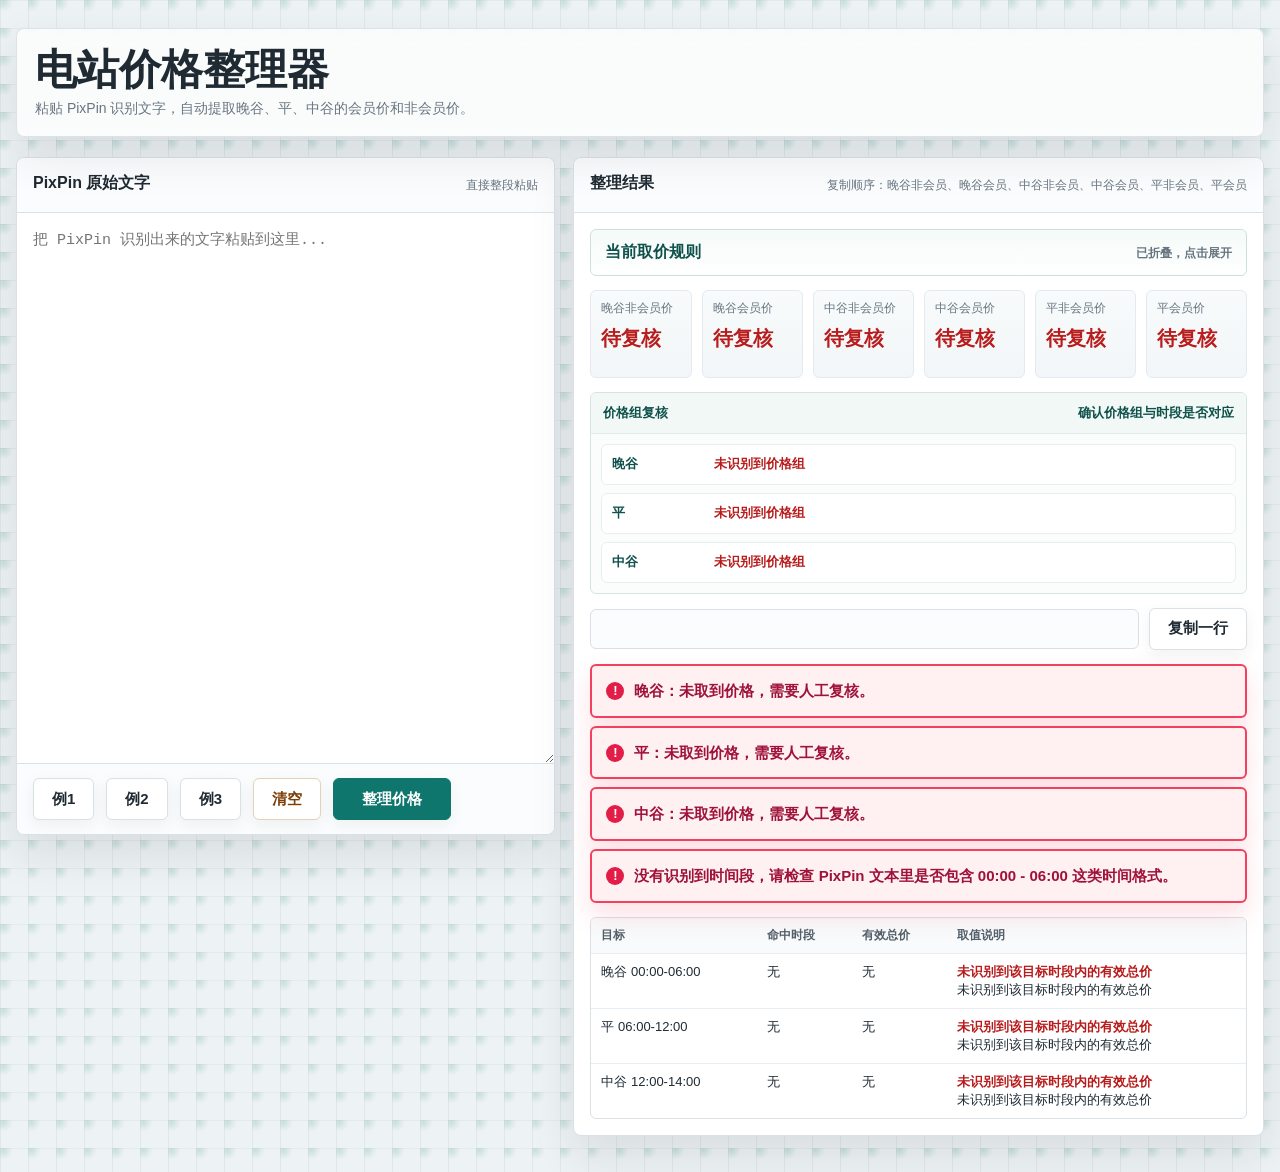
<file: 电站价格整理器v2.html>
<!doctype html>
<html lang="zh-CN">
<head>
  <meta charset="utf-8">
  <meta name="viewport" content="width=device-width, initial-scale=1">
  <title>电站价格整理器</title>
  <style>
    :root {
      color-scheme: light;
      --ink: #1f2a33;
      --muted: #687581;
      --line: #d9e0e6;
      --panel: #ffffff;
      --wash: #f3f6f8;
      --accent: #0f766e;
      --accent-2: #c2410c;
      --danger: #b91c1c;
      --ok: #047857;
      --shadow: 0 18px 45px rgba(31, 42, 51, .10);
    }

    * { box-sizing: border-box; }

    body {
      margin: 0;
      min-height: 100vh;
      font-family: "Microsoft YaHei", "Noto Sans SC", sans-serif;
      color: var(--ink);
      background:
        radial-gradient(circle at 12% 8%, rgba(15, 118, 110, .16), transparent 26%),
        linear-gradient(90deg, rgba(31, 42, 51, .055) 1px, transparent 1px),
        linear-gradient(180deg, rgba(31, 42, 51, .045) 1px, transparent 1px),
        #edf2f4;
      background-size: 28px 28px;
    }

    .shell {
      width: min(1320px, calc(100vw - 32px));
      margin: 0 auto;
      padding: 28px 0 36px;
    }

    header {
      display: flex;
      justify-content: space-between;
      align-items: end;
      gap: 18px;
      margin-bottom: 20px;
      padding: 18px;
      border: 1px solid rgba(217, 224, 230, .9);
      border-radius: 8px;
      background: rgba(255, 255, 255, .76);
      box-shadow: var(--shadow);
      backdrop-filter: blur(10px);
    }

    h1 {
      margin: 0;
      font-size: clamp(24px, 3.4vw, 42px);
      line-height: 1.08;
      letter-spacing: 0;
    }

    .sub {
      margin-top: 8px;
      color: var(--muted);
      font-size: 14px;
    }

    .toolbar {
      display: flex;
      gap: 10px;
      flex-wrap: wrap;
      justify-content: flex-end;
    }

    .input-actions {
      display: flex;
      gap: 12px;
      flex-wrap: wrap;
      align-items: center;
      padding: 14px 16px;
      border-top: 1px solid var(--line);
      background: #fbfcfd;
    }

    button {
      border: 1px solid var(--line);
      background: var(--panel);
      color: var(--ink);
      height: 42px;
      padding: 0 18px;
      border-radius: 6px;
      cursor: pointer;
      font-weight: 700;
      font-size: 15px;
      box-shadow: 0 5px 16px rgba(31, 42, 51, .06);
      transition: transform .15s ease, box-shadow .15s ease, border-color .15s ease;
    }

    button:hover {
      transform: translateY(-1px);
      box-shadow: 0 9px 20px rgba(31, 42, 51, .10);
    }

    button.primary {
      border-color: var(--accent);
      background: var(--accent);
      color: white;
      min-width: 118px;
    }

    button.warn {
      border-color: #e5d2b5;
      color: #7c3f08;
    }

    main {
      display: grid;
      grid-template-columns: minmax(320px, 1fr) minmax(420px, 1.28fr);
      gap: 18px;
      align-items: start;
    }

    section {
      background: var(--panel);
      border: 1px solid var(--line);
      border-radius: 8px;
      box-shadow: var(--shadow);
      overflow: hidden;
    }

    .section-head {
      display: flex;
      justify-content: space-between;
      gap: 12px;
      padding: 14px 16px;
      border-bottom: 1px solid var(--line);
      background: #fbfcfd;
      min-height: 55px;
    }

    .section-head h2 {
      margin: 0;
      font-size: 16px;
      line-height: 1.4;
    }

    .hint {
      color: var(--muted);
      font-size: 12px;
      white-space: nowrap;
      align-self: center;
    }

    textarea {
      display: block;
      width: 100%;
      min-height: 550px;
      resize: vertical;
      border: 0;
      outline: 0;
      padding: 16px;
      font: 15px/1.65 Consolas, "Microsoft YaHei", monospace;
      color: var(--ink);
      background: #fff;
    }

    .result-wrap {
      padding: 16px;
      display: grid;
      gap: 14px;
    }

    .rules {
      border: 1px solid #cfe0dc;
      border-radius: 6px;
      background: linear-gradient(180deg, #f4fbf9, #ffffff);
      overflow: hidden;
    }

    .rules summary {
      display: flex;
      justify-content: space-between;
      align-items: center;
      gap: 12px;
      cursor: pointer;
      padding: 12px 14px;
      font-weight: 800;
      color: #0f514b;
    }

    .rule-state::after {
      content: "已折叠，点击展开";
      color: #687581;
      font-size: 12px;
      font-weight: 700;
    }

    .rules[open] .rule-state::after {
      content: "已展开，点击折叠";
    }

    .rules-body {
      padding: 0 14px 14px;
      color: #394650;
      font-size: 13px;
      line-height: 1.65;
    }

    .rule-group {
      padding: 10px 0 12px;
      border-top: 1px solid #e1ece8;
    }

    .rule-group:first-child {
      border-top: 0;
      padding-top: 0;
    }

    .rule-title {
      margin: 0 0 6px;
      color: #0f514b;
      font-size: 13px;
      font-weight: 900;
    }

    .rules-body ul {
      margin: 6px 0 0;
      padding-left: 20px;
    }

    .rules-body li + li {
      margin-top: 5px;
    }

    .grid {
      display: grid;
      grid-template-columns: repeat(6, minmax(0, 1fr));
      gap: 10px;
    }

    .field {
      min-height: 88px;
      padding: 10px;
      background: linear-gradient(180deg, #f8fbfb, var(--wash));
      border: 1px solid #e4eaef;
      border-radius: 6px;
    }

    .label {
      color: var(--muted);
      font-size: 12px;
      line-height: 1.3;
    }

    .value {
      margin-top: 8px;
      font-family: Consolas, monospace;
      font-size: 20px;
      font-weight: 800;
      color: var(--accent);
      word-break: break-all;
    }

    .empty .value { color: var(--danger); }

    .copy-row {
      display: grid;
      grid-template-columns: 1fr auto;
      gap: 10px;
      align-items: center;
    }

    .review {
      border: 1px solid #d7e5e1;
      border-radius: 6px;
      background: #fbfdfc;
      overflow: hidden;
    }

    .review-head {
      display: flex;
      justify-content: space-between;
      gap: 12px;
      padding: 11px 12px;
      border-bottom: 1px solid #e2ece8;
      background: #f2f8f6;
      color: #0f514b;
      font-size: 13px;
      font-weight: 900;
    }

    .review-body {
      display: grid;
      gap: 8px;
      padding: 10px;
    }

    .review-item {
      display: grid;
      grid-template-columns: 92px 1fr;
      gap: 10px;
      padding: 10px;
      border: 1px solid #e6eeee;
      border-radius: 6px;
      background: #fff;
      font-size: 13px;
      line-height: 1.45;
    }

    .review-name {
      color: #0f514b;
      font-weight: 900;
    }

    .review-price {
      font-family: Consolas, monospace;
      color: #24423f;
      font-weight: 800;
    }

    input {
      width: 100%;
      height: 40px;
      border: 1px solid var(--line);
      border-radius: 6px;
      padding: 0 12px;
      font: 14px Consolas, monospace;
      color: var(--ink);
      background: #fbfcfd;
    }

    .messages {
      display: grid;
      gap: 8px;
    }

    .msg {
      padding: 10px 12px;
      border-radius: 6px;
      font-size: 13px;
      line-height: 1.45;
      background: #eef8f5;
      border: 1px solid #bee3dc;
      color: #0f514b;
    }

    .msg.warn {
      position: relative;
      padding: 14px 14px 14px 42px;
      background: #fff1f2;
      border: 2px solid #f43f5e;
      color: #9f1239;
      font-size: 15px;
      font-weight: 800;
      box-shadow: 0 12px 26px rgba(244, 63, 94, .16);
    }

    .msg.warn::before {
      content: "!";
      position: absolute;
      left: 14px;
      top: 50%;
      width: 18px;
      height: 18px;
      transform: translateY(-50%);
      border-radius: 50%;
      display: grid;
      place-items: center;
      background: #e11d48;
      color: white;
      font-size: 13px;
      font-weight: 900;
    }

    .detail {
      border: 1px solid var(--line);
      border-radius: 6px;
      overflow: hidden;
    }

    table {
      width: 100%;
      border-collapse: collapse;
      font-size: 13px;
    }

    th, td {
      padding: 9px 10px;
      border-bottom: 1px solid #e7edf1;
      text-align: left;
      vertical-align: top;
    }

    th {
      color: #52616c;
      background: #f8fafb;
      font-size: 12px;
    }

    tr:last-child td { border-bottom: 0; }

    .mono { font-family: Consolas, monospace; }
    .ok { color: var(--ok); font-weight: 700; }
    .bad { color: var(--danger); font-weight: 700; }

    @media (max-width: 980px) {
      header { align-items: stretch; flex-direction: column; }
      .toolbar { justify-content: flex-start; }
      main { grid-template-columns: 1fr; }
      .grid { grid-template-columns: repeat(2, minmax(0, 1fr)); }
      textarea { min-height: 360px; }
    }
  </style>
</head>
<body>
  <div class="shell">
    <header>
      <div>
        <h1>电站价格整理器</h1>
        <div class="sub">粘贴 PixPin 识别文字，自动提取晚谷、平、中谷的会员价和非会员价。</div>
      </div>
    </header>

    <main>
      <section>
        <div class="section-head">
          <h2>PixPin 原始文字</h2>
          <span class="hint">直接整段粘贴</span>
        </div>
        <textarea id="raw" spellcheck="false" placeholder="把 PixPin 识别出来的文字粘贴到这里..."></textarea>
        <div class="input-actions">
          <button id="sampleA">例1</button>
          <button id="sampleB">例2</button>
          <button id="sampleC">例3</button>
          <button class="warn" id="clearBtn">清空</button>
          <button class="primary" id="parseBtn">整理价格</button>
        </div>
      </section>

      <section>
        <div class="section-head">
          <h2>整理结果</h2>
          <span class="hint">复制顺序：晚谷非会员、晚谷会员、中谷非会员、中谷会员、平非会员、平会员</span>
        </div>
        <div class="result-wrap">
          <details class="rules">
            <summary><span>当前取价规则</span><span class="rule-state"></span></summary>
            <div class="rules-body">
              <div class="rule-group">
                <p class="rule-title">1. 目标登记时段</p>
                <ul>
                  <li>晚谷：00:00-06:00。</li>
                  <li>平：06:00-12:00。</li>
                  <li>中谷：12:00-14:00。</li>
                </ul>
              </div>
              <div class="rule-group">
                <p class="rule-title">2. 会员价与非会员价</p>
                <ul>
                  <li>同一目标时段只识别到一个有效总价时，会员价和非会员价登记为同价。</li>
                  <li>同一目标时段识别到两个有效总价时，较低价登记为会员价，较高价登记为非会员价。</li>
                  <li>同一目标时段识别到两个以上有效总价时，只取最低的两个价格，最低价为会员价，第二低价为非会员价。</li>
                  <li>不同平台的会员名称不作为最终判断依据，最终以价格高低为准。</li>
                </ul>
              </div>
              <div class="rule-group">
                <p class="rule-title">3. 有效总价识别</p>
                <ul>
                  <li>页面直接展示总价时，以展示出的充电单价、当前价、电站价、会员价、VIP价等总价候选为准。</li>
                  <li>若页面展示“电费 + 服务费 = 收费金额/当前价”，只取相加后的收费金额或当前价。</li>
                  <li>若页面展示“电费 + 服务费 - 优惠 = 当前价”，只取扣减优惠后的当前价。</li>
                  <li>电费、服务费、优惠金额、负数优惠金额、立减金额、补贴金额不直接参与会员/非会员比价。</li>
                </ul>
              </div>
              <div class="rule-group">
                <p class="rule-title">4. 实际时段匹配</p>
                <ul>
                  <li>实际时段与目标时段重叠时，即纳入该目标时段比价，例如 00:00-05:59 可纳入晚谷。</li>
                  <li>实际时段被拆分时，例如 00:00-02:00、02:00-06:00，分别纳入晚谷候选，并取其中最低会员价所在价格组。</li>
                  <li>实际时段跨越多个目标时段时，例如 02:30-24:00，同时纳入被覆盖的晚谷、平、中谷等目标时段。</li>
                  <li>若两个拆分时段共同覆盖目标时段且价格一致，登记结果应保持一致。</li>
                </ul>
              </div>
              <div class="rule-group">
                <p class="rule-title">5. 输出与复核</p>
                <ul>
                  <li>复制顺序固定为：晚谷非会员、晚谷会员、中谷非会员、中谷会员、平非会员、平会员。</li>
                  <li>若目标时段没有识别到有效价格，页面会显示醒目的异常提示，需要人工复核原始截图或 PixPin 文本。</li>
                </ul>
              </div>
            </div>
          </details>
          <div class="grid" id="fields"></div>
          <div class="review">
            <div class="review-head">
              <span>价格组复核</span>
              <span>确认价格组与时段是否对应</span>
            </div>
            <div class="review-body" id="reviewBody"></div>
          </div>
          <div class="copy-row">
            <input id="copyLine" readonly value="">
            <button id="copyBtn">复制一行</button>
          </div>
          <div class="messages" id="messages"></div>
          <div class="detail">
            <table>
              <thead>
                <tr>
                  <th>目标</th>
                  <th>命中时段</th>
                  <th>有效总价</th>
                  <th>取值说明</th>
                </tr>
              </thead>
              <tbody id="detailBody"></tbody>
            </table>
          </div>
        </div>
      </section>
    </main>
  </div>

  <script>
    const targets = [
      { key: "late", name: "晚谷", start: "00:00", end: "06:00" },
      { key: "flat", name: "平", start: "06:00", end: "12:00" },
      { key: "mid", name: "中谷", start: "12:00", end: "14:00" }
    ];

    const outputFields = [
      ["late_non", "晚谷非会员价"],
      ["late_mem", "晚谷会员价"],
      ["mid_non", "中谷非会员价"],
      ["mid_mem", "中谷会员价"],
      ["flat_non", "平非会员价"],
      ["flat_mem", "平会员价"]
    ];

    const samples = {
      sampleA: `黑钻会员价
谷
00:00-06:00
0.5470
挂牌价
0.6400
黑钻会员价
平
06:00-12:00
0.8450
挂牌价
0.9200
黑钻会员价
深谷
12:00-14:00
0.6100
挂牌价
0.7300`,
      sampleB: `会员专享
谷
00:00 - 06:00
0.5924
优惠价
0.6540
电站价
0.6900
会员专享
平
06:00 - 12:00
0.8495
优惠价
0.8940
电站价
0.9200
会员专享
谷
12:00 - 14:00
0.5924
优惠价
0.6540
电站价
0.6900`,
      sampleC: `会员专享
00:00 - 06:00
0.5470
0.3300
0.2170
电站价
0.6400
0.3300
0.3100
会员专享
06:00 - 12:00
0.8450
0.6700
0.1750
电站价
0.9200
0.6700
0.2500
会员专享
平
12:00 - 14:00
0.6500
0.3300
0.3200
电站价
0.7300
0.3300
0.4000`
    };

    const rawEl = document.getElementById("raw");
    const fieldsEl = document.getElementById("fields");
    const copyLineEl = document.getElementById("copyLine");
    const messagesEl = document.getElementById("messages");
    const detailBodyEl = document.getElementById("detailBody");
    const reviewBodyEl = document.getElementById("reviewBody");

    function toMin(text) {
      const [h, m] = text.split(":").map(Number);
      return h * 60 + m;
    }

    function normTime(text) {
      const match = text.match(/(\d{1,2}):(\d{2})\s*[-－~～]\s*(\d{1,2}):(\d{2})/);
      if (!match) return null;
      const s = `${match[1].padStart(2, "0")}:${match[2]}`;
      const e = `${match[3].padStart(2, "0")}:${match[4]}`;
      return { label: `${s}-${e}`, start: toMin(s), end: toMin(e) };
    }

    function getPositiveNumbers(line, minValue = 0.25) {
      if (normTime(line)) return [];
      return [...line.matchAll(/(?<![-－])\b\d+(?:\.\d{1,4})\b/g)]
        .map(match => Number(match[0]))
        .filter(value => value >= minValue && value <= 3);
    }

    function isNumericOnlyLine(line) {
      const normalized = line.replace(/[元度\s]/g, "");
      return /^\d+(?:\.\d{1,4})$/.test(normalized);
    }

    function isIgnoreLabel(line) {
      return /电费|服务费|优惠金额|最高优惠|立减|已减|补贴|省/.test(line);
    }

    function isPriceLabel(line) {
      if (isIgnoreLabel(line) || normTime(line)) return false;
      return /会员|VIP|黑钻|优惠价|挂牌价|电站价|快电价|闪联价|原价|折扣价|专享|活动价|充电单价/.test(line);
    }

    function hasPriceLabelNearBefore(lines, timeIndex) {
      const start = Math.max(0, timeIndex - 4);
      let labelCount = 0;
      for (let i = timeIndex - 1; i >= start; i--) {
        if (normTime(lines[i])) return false;
        if (isPriceLabel(lines[i])) {
          labelCount++;
          continue;
        }
        if (getPositiveNumbers(lines[i]).length) return false;
      }
      return labelCount === 1;
    }

    function collectPreTimePrice(lines, timeIndex, previousTimeIndex) {
      const numbers = [];
      let i = timeIndex - 1;
      while (i > previousTimeIndex && isNumericOnlyLine(lines[i])) {
        numbers.unshift(...getPositiveNumbers(lines[i]));
        i--;
      }
      if (numbers.length && i > previousTimeIndex && isPriceLabel(lines[i])) {
        return [numbers[0]];
      }
      return [];
    }

    function collectFirstPriceAfterLabel(lines, labelIndex, endIndex) {
      for (let i = labelIndex + 1; i < endIndex; i++) {
        if (normTime(lines[i]) || isPriceLabel(lines[i]) || isIgnoreLabel(lines[i])) break;
        const nums = getPositiveNumbers(lines[i]);
        if (nums.length) return [nums[0]];
      }
      return [];
    }

    function hasNextPeriodBoundary(lines, timeIndex, labelIndex) {
      for (let i = timeIndex + 1; i < labelIndex; i++) {
        if (/全天最低/.test(lines[i])) return true;
      }
      return false;
    }

    function isImmediateBeforeNextTime(lines, labelIndex, nextTimeIndex) {
      if (nextTimeIndex >= lines.length) return false;
      let sawNumber = false;
      for (let i = labelIndex + 1; i < nextTimeIndex; i++) {
        if (isNumericOnlyLine(lines[i])) {
          sawNumber = true;
          continue;
        }
        return false;
      }
      return sawNumber;
    }

    function nearlyEqual(a, b) {
      return Math.abs(a - b) < 0.0002;
    }

    function formulaTotal(window) {
      if (window.length === 3) {
        if (nearlyEqual(window[0] + window[1], window[2])) return window[2];
        if (nearlyEqual(window[1] + window[2], window[0])) return window[0];
      }

      if (window.length === 4) {
        if (nearlyEqual(window[0] + window[1] - window[2], window[3])) return window[3];
        if (nearlyEqual(window[1] + window[2] - window[3], window[0])) return window[0];
      }
      return null;
    }

    function normalizePriceCandidates(prices) {
      const normalized = [];
      let i = 0;

      while (i < prices.length) {
        if (i + 3 < prices.length) {
          const total = formulaTotal(prices.slice(i, i + 4));
          if (total !== null) {
            normalized.push(total);
            i += 4;
            continue;
          }
        }

        if (i + 2 < prices.length) {
          const total = formulaTotal(prices.slice(i, i + 3));
          if (total !== null) {
            normalized.push(total);
            i += 3;
            continue;
          }
        }

        normalized.push(prices[i]);
        i++;
      }

      return normalized.filter(price => price >= 0.25);
    }

    function collectInitialPricesAfterTime(lines, timeIndex, endIndex) {
      const prices = [];
      const hasLeadingPriceLabel = hasPriceLabelNearBefore(lines, timeIndex);
      let nextLabel = "";

      for (let i = timeIndex + 1; i < endIndex; i++) {
        if (normTime(lines[i])) break;
        if (isPriceLabel(lines[i]) || isIgnoreLabel(lines[i])) {
          nextLabel = lines[i];
          break;
        }
        const nums = getPositiveNumbers(lines[i], 0);
        if (!nums.length) continue;
        prices.push(...nums);
      }

      if (!prices.length) return [];
      if (hasLeadingPriceLabel || (nextLabel && !isIgnoreLabel(nextLabel))) return [prices[0]];
      return normalizePriceCandidates(prices);
    }

    function previousTimeForGroup(timeItems, startIndex) {
      let found = null;
      for (const item of timeItems) {
        if (item.index < startIndex) found = item;
        else break;
      }
      return found;
    }

    function nextTimeForGroup(timeItems, endIndex) {
      return timeItems.find(item => item.index > endIndex) || null;
    }

    function collectGroupNumbers(lines, startIndex) {
      const prices = [];
      let endIndex = startIndex;

      for (let i = startIndex; i < lines.length; i++) {
        if (normTime(lines[i]) || (i !== startIndex && (isPriceLabel(lines[i]) || isIgnoreLabel(lines[i])))) break;
        const nums = getPositiveNumbers(lines[i], 0);
        if (nums.length) prices.push(...nums);
        endIndex = i;
      }

      return { endIndex, prices: normalizePriceCandidates(prices) };
    }

    function parsePriceGroups(lines) {
      const groups = [];
      let i = 0;

      while (i < lines.length) {
        if (normTime(lines[i])) {
          i++;
          continue;
        }

        if (isIgnoreLabel(lines[i])) {
          i++;
          while (i < lines.length && !normTime(lines[i]) && !isPriceLabel(lines[i])) i++;
          continue;
        }

        if (isPriceLabel(lines[i])) {
          const collected = collectGroupNumbers(lines, i + 1);
          if (collected.prices.length) {
            groups.push({
              label: lines[i],
              start: i,
              end: collected.endIndex,
              prices: collected.prices
            });
          }
          i = Math.max(collected.endIndex + 1, i + 1);
          continue;
        }

        if (getPositiveNumbers(lines[i], 0).length) {
          const collected = collectGroupNumbers(lines, i);
          if (collected.prices.length) {
            groups.push({
              label: "未标注价格组",
              start: i,
              end: collected.endIndex,
              prices: collected.prices
            });
          }
          i = collected.endIndex + 1;
          continue;
        }

        i++;
      }

      return groups;
    }

    function assignGroupsToSections(timeItems, groups) {
      const byTimeIndex = new Map(timeItems.map(item => [item.index, []]));

      for (const group of groups) {
        const prev = previousTimeForGroup(timeItems, group.start);
        const next = nextTimeForGroup(timeItems, group.end);
        let owner = prev || next;

        if (prev && next) {
          const prevStartDistance = group.start - prev.index;
          const nextDistance = next.index - group.end;
          owner = prevStartDistance <= 2 ? prev : (nextDistance < prevStartDistance ? next : prev);
        }

        if (owner) byTimeIndex.get(owner.index).push(group);
      }

      return byTimeIndex;
    }

    function parseSections(text) {
      const lines = text
        .replace(/\r/g, "\n")
        .split("\n")
        .map(line => line.trim())
        .filter(Boolean);

      const timeItems = [];
      lines.forEach((line, index) => {
        const time = normTime(line);
        if (time) timeItems.push({ index, ...time });
      });

      const groups = parsePriceGroups(lines);
      const groupsByTime = assignGroupsToSections(timeItems, groups);

      return timeItems.map((timeItem, pos) => {
        const nextTimeIndex = pos < timeItems.length - 1 ? timeItems[pos + 1].index : lines.length;
        const sectionGroups = groupsByTime.get(timeItem.index) || [];
        const section = {
          ...timeItem,
          prices: sectionGroups.flatMap(group => group.prices),
          groups: sectionGroups,
          raw: lines.slice(timeItem.index, nextTimeIndex)
        };

        return section;
      });
    }

    function uniqueSorted(prices) {
      return [...new Set(prices.map(price => price.toFixed(4)))]
        .map(Number)
        .sort((a, b) => a - b);
    }

    function chooseForTarget(sections, target) {
      const start = toMin(target.start);
      const end = toMin(target.end);
      const matched = sections.filter(section => section.end > start && section.start < end);
      const candidatesBySection = matched.map(section => ({
        section,
        prices: uniqueSorted(section.prices)
      })).filter(item => item.prices.length);

      if (!candidatesBySection.length) {
        return { member: "", nonMember: "", matched, all: [], note: "未识别到该目标时段内的有效总价" };
      }

      let best = candidatesBySection[0];
      for (const item of candidatesBySection) {
        if (item.prices[0] < best.prices[0]) best = item;
      }

      const member = best.prices[0];
      const nonMember = best.prices.length === 1 ? best.prices[0] : best.prices[1];
      const note = best.prices.length === 1
        ? "只有一个有效总价，会员与非会员同价"
        : "取最低价为会员价，第二低价为非会员价";

      return {
        member,
        nonMember,
        matched,
        all: candidatesBySection,
        best,
        note
      };
    }

    function render(result) {
      fieldsEl.innerHTML = "";
      for (const [key, label] of outputFields) {
        const value = result.values[key];
        const div = document.createElement("div");
        div.className = `field ${value ? "" : "empty"}`;
        div.innerHTML = `<div class="label">${label}</div><div class="value">${value || "待复核"}</div>`;
        fieldsEl.appendChild(div);
      }

      copyLineEl.value = outputFields.map(([key]) => result.values[key]).join("\t");

      reviewBodyEl.innerHTML = "";
      for (const item of result.details) {
        const div = document.createElement("div");
        div.className = "review-item";
        const groups = item.matched.flatMap(section =>
          (section.groups || []).map(group => {
            const prices = group.prices.map(v => Number(v).toFixed(4)).join(" / ");
            return `${section.label}｜${group.label}：${prices}`;
          })
        );
        div.innerHTML = `
          <div class="review-name">${item.name.split(" ")[0]}</div>
          <div>${groups.length ? groups.map(text => `<div class="review-price">${text}</div>`).join("") : "<span class=\"bad\">未识别到价格组</span>"}</div>
        `;
        reviewBodyEl.appendChild(div);
      }

      messagesEl.innerHTML = "";
      for (const message of result.messages) {
        const div = document.createElement("div");
        div.className = `msg ${message.type === "warn" ? "warn" : ""}`;
        div.textContent = message.text;
        messagesEl.appendChild(div);
      }

      detailBodyEl.innerHTML = "";
      for (const item of result.details) {
        const tr = document.createElement("tr");
        const periods = item.matched.length
          ? item.matched.map(section => section.label).join("，")
          : "无";
        const prices = item.all.length
          ? item.all.map(row => `${row.section.label}: ${row.prices.map(v => v.toFixed(4)).join(" / ")}`).join("；")
          : "无";
        const picked = item.member
          ? `<span class="ok">会员 ${Number(item.member).toFixed(4)}，非会员 ${Number(item.nonMember).toFixed(4)}</span>`
          : `<span class="bad">${item.note}</span>`;
        tr.innerHTML = `<td>${item.name}</td><td class="mono">${periods}</td><td class="mono">${prices}</td><td>${picked}<br>${item.note}</td>`;
        detailBodyEl.appendChild(tr);
      }
    }

    function parseAndRender() {
      const sections = parseSections(rawEl.value);
      const values = {};
      const details = [];
      const messages = [];

      for (const target of targets) {
        const picked = chooseForTarget(sections, target);
        details.push({ name: `${target.name} ${target.start}-${target.end}`, ...picked });
        values[`${target.key}_mem`] = picked.member ? Number(picked.member).toFixed(4) : "";
        values[`${target.key}_non`] = picked.nonMember ? Number(picked.nonMember).toFixed(4) : "";
        if (!picked.member) {
          messages.push({ type: "warn", text: `${target.name}：未取到价格，需要人工复核。` });
        }
        if (picked.member && picked.nonMember && Number(picked.member).toFixed(4) === Number(picked.nonMember).toFixed(4)) {
          messages.push({ type: "warn", text: `${target.name}：仅识别到一个有效总价，已按会员/非会员同价处理，请在“价格组复核”中确认。` });
        }
        if (picked.matched.length > 1) {
          messages.push({ type: "ok", text: `${target.name}：命中多个拆分时段，已按最低会员价所在时段取值。` });
        }
      }

      if (!sections.length) {
        messages.push({ type: "warn", text: "没有识别到时间段，请检查 PixPin 文本里是否包含 00:00 - 06:00 这类时间格式。" });
      } else {
        messages.unshift({ type: "ok", text: `共识别到 ${sections.length} 个价格时段；负数优惠金额、电费、服务费已自动忽略。` });
      }

      render({ values, details, messages });
    }

    document.getElementById("parseBtn").addEventListener("click", parseAndRender);
    document.getElementById("clearBtn").addEventListener("click", () => {
      rawEl.value = "";
      parseAndRender();
      rawEl.focus();
    });
    document.getElementById("copyBtn").addEventListener("click", async () => {
      await navigator.clipboard.writeText(copyLineEl.value);
    });

    for (const id of Object.keys(samples)) {
      document.getElementById(id).addEventListener("click", () => {
        rawEl.value = samples[id];
        parseAndRender();
      });
    }

    rawEl.addEventListener("input", parseAndRender);
    parseAndRender();
  </script>
</body>
</html>
</file>
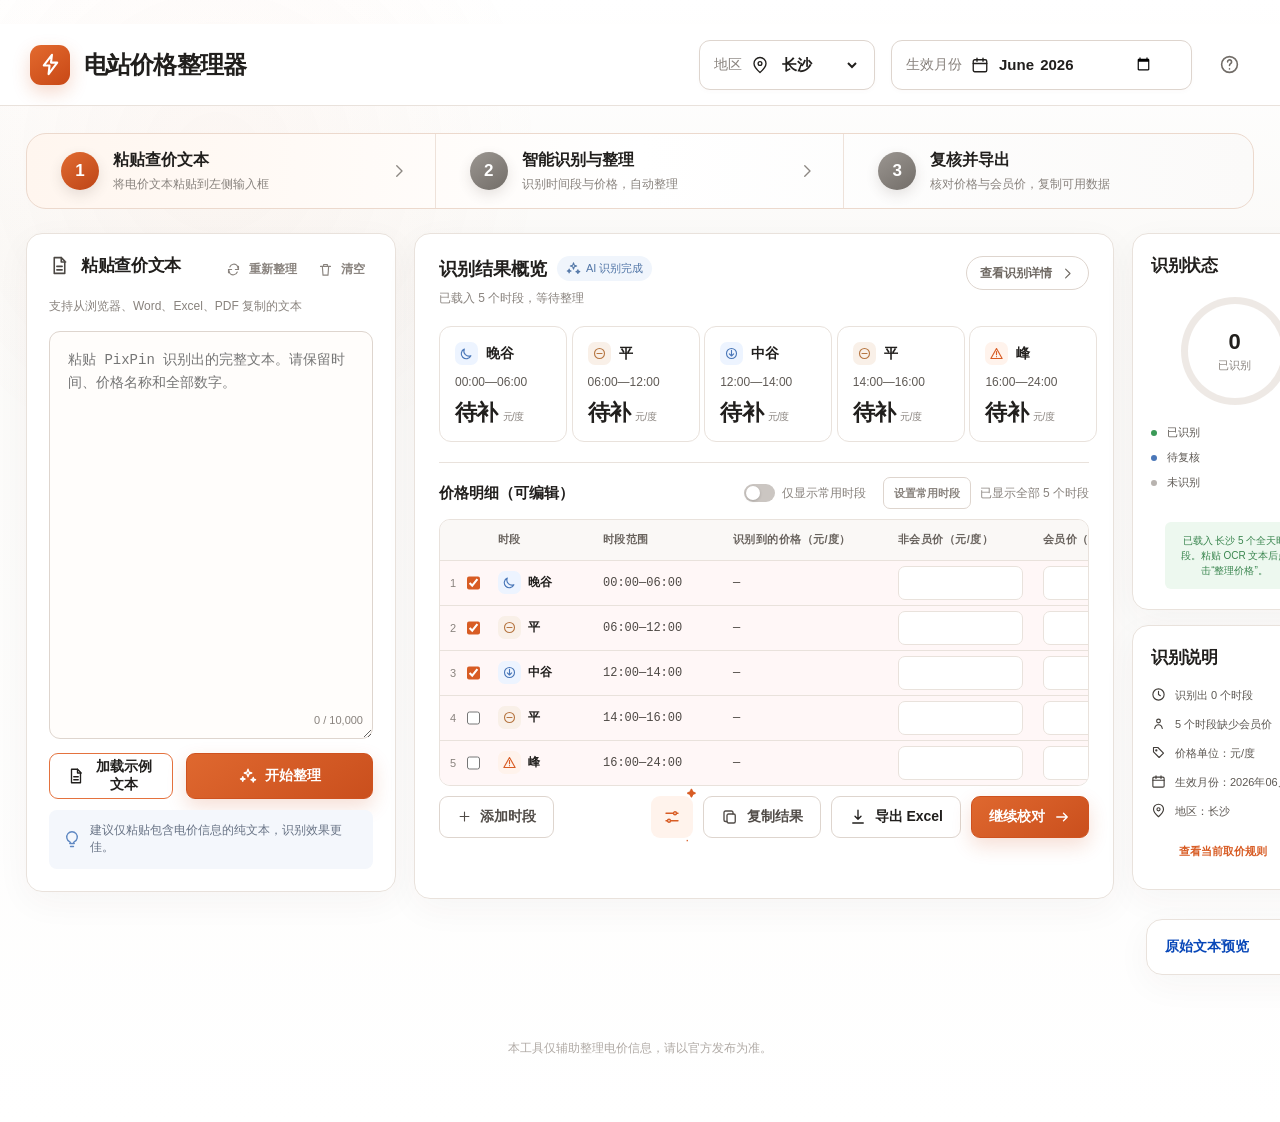
<file: versions/2026-07-01-参考图第一版/电站价格整理器.html>
<!doctype html>
<!--
版本：参考图重构第一版（2026-07-01）
更新内容：按照用户提供的参考图完成三栏工作台、顶部流程、橙色视觉体系和 SVG 图标重构，并保留识别、修改、常用时段、复制设置与样例密钥功能。
-->
<html lang="zh-CN">
<head>
  <meta charset="utf-8">
  <meta name="viewport" content="width=device-width, initial-scale=1">
  <title>电站价格整理器 · 地区版</title>
  <style>
    :root {
      --paper: #f4f9ff;
      --panel: #ffffff;
      --ink: #10233f;
      --muted: #5b6f8c;
      --line: #c9daf3;
      --navy: #0847b8;
      --teal: #00a88f;
      --orange: #ff6b2c;
      --gold: #e5a500;
      --danger: #d92d45;
      --soft-danger: #fff0f3;
      --soft-teal: #e5fbf7;
      --shadow: 0 18px 50px rgba(18, 107, 255, .12);
      --radius: 14px;
    }

    * { box-sizing: border-box; }
    [hidden] { display: none !important; }

    body {
      margin: 0;
      min-height: 100vh;
      color: var(--ink);
      background:
        linear-gradient(rgba(18, 107, 255, .045) 1px, transparent 1px),
        linear-gradient(90deg, rgba(18, 107, 255, .045) 1px, transparent 1px),
        var(--paper);
      background-size: 24px 24px;
      font-family: "Microsoft YaHei UI", "PingFang SC", sans-serif;
    }

    button, input, select, textarea { font: inherit; }

    .app-shell {
      width: min(1540px, calc(100vw - 32px));
      margin: 0 auto;
      padding: 24px 0 42px;
    }

    .masthead {
      display: grid;
      grid-template-columns: 1fr auto;
      gap: 24px;
      align-items: end;
      padding: 24px 26px;
      color: white;
      background: linear-gradient(120deg, #0755d9 0%, #087ee6 58%, #00b8d9 100%);
      border-radius: var(--radius);
      box-shadow: var(--shadow);
      position: relative;
      overflow: hidden;
    }

    .masthead::after {
      content: "";
      position: absolute;
      width: 330px;
      height: 330px;
      right: -110px;
      top: -190px;
      border: 55px solid rgba(255, 255, 255, .13);
      border-radius: 50%;
      pointer-events: none;
    }

    .eyebrow {
      color: #bdf8ff;
      font-size: 12px;
      font-weight: 800;
      letter-spacing: .16em;
      text-transform: uppercase;
    }

    h1 {
      margin: 8px 0 7px;
      font-family: "Microsoft YaHei", sans-serif;
      font-size: clamp(28px, 4vw, 46px);
      line-height: 1;
      letter-spacing: -.04em;
    }

    .subtitle {
      max-width: 780px;
      color: #d7e4e5;
      font-size: 14px;
      line-height: 1.7;
    }

    .scope-badge {
      position: relative;
      z-index: 1;
      padding: 12px 16px;
      border: 1px solid rgba(255, 255, 255, .24);
      background: rgba(255, 255, 255, .08);
      border-radius: 10px;
      color: #fff;
      font-size: 13px;
      font-weight: 700;
      white-space: nowrap;
    }

    .control-strip {
      display: grid;
      grid-template-columns: minmax(160px, 240px) minmax(160px, 220px) 1fr;
      gap: 14px;
      align-items: end;
      margin: 18px 0;
      padding: 18px;
      background: rgba(255, 255, 255, .96);
      border: 1px solid rgba(207, 215, 213, .9);
      border-radius: var(--radius);
      box-shadow: 0 8px 28px rgba(22, 48, 54, .07);
    }

    .control label {
      display: block;
      margin-bottom: 7px;
      color: var(--muted);
      font-size: 12px;
      font-weight: 800;
    }

    select, input[type="month"] {
      width: 100%;
      height: 44px;
      padding: 0 12px;
      color: var(--ink);
      background: white;
      border: 1px solid var(--line);
      border-radius: 8px;
      outline: 0;
    }

    select:focus, input:focus, textarea:focus {
      border-color: var(--teal);
      box-shadow: 0 0 0 3px rgba(8, 127, 114, .12);
    }

    .control-note {
      align-self: center;
      color: var(--muted);
      font-size: 13px;
      line-height: 1.65;
    }

    .schedule-panel {
      margin-bottom: 18px;
      padding: 18px;
      background: var(--panel);
      border: 1px solid var(--line);
      border-radius: var(--radius);
      box-shadow: 0 8px 28px rgba(22, 48, 54, .06);
    }

    .panel-title-row {
      display: flex;
      justify-content: space-between;
      gap: 16px;
      align-items: center;
      margin-bottom: 14px;
    }

    .panel-title-row h2 {
      margin: 0;
      font-size: 17px;
    }

    .panel-kicker {
      color: var(--muted);
      font-size: 12px;
    }

    .timeline {
      display: flex;
      min-height: 54px;
      overflow: hidden;
      border: 1px solid #bdc9c7;
      border-radius: 10px;
      background: #edf5ff;
    }

    .timeline-segment {
      min-width: 22px;
      display: grid;
      place-items: center;
      padding: 6px 4px;
      border-right: 1px solid rgba(255, 255, 255, .55);
      color: #17343a;
      font-size: 11px;
      font-weight: 900;
      text-align: center;
      line-height: 1.25;
    }

    .timeline-segment:last-child { border-right: 0; }
    .tone-1 { background: #50e3c2; }
    .tone-2 { background: #88f0db; }
    .tone-3 { background: #ffe15a; }
    .tone-4 { background: #ff9a62; }
    .tone-5 { background: #b9ddff; }

    .schedule-list {
      display: flex;
      flex-wrap: wrap;
      gap: 8px;
      margin-top: 12px;
    }

    .schedule-chip {
      display: inline-flex;
      gap: 8px;
      align-items: center;
      padding: 7px 9px;
      color: #31464c;
      background: #f7fbff;
      border: 1px solid #c8dcf8;
      border-radius: 7px;
      font-size: 12px;
    }

    .schedule-chip strong { color: var(--navy); }

    .workspace {
      display: grid;
      grid-template-columns: minmax(330px, .72fr) minmax(680px, 1.65fr);
      gap: 18px;
      align-items: start;
    }

    .panel {
      background: var(--panel);
      border: 1px solid var(--line);
      border-radius: var(--radius);
      box-shadow: var(--shadow);
      overflow: hidden;
    }

    .panel-head {
      display: flex;
      justify-content: space-between;
      gap: 14px;
      align-items: center;
      padding: 15px 17px;
      background: #edf6ff;
      border-bottom: 1px solid var(--line);
    }

    .panel-head h2 { margin: 0; font-size: 16px; }
    .step-no { color: var(--orange); font: 900 12px Consolas, monospace; }

    textarea {
      display: block;
      width: 100%;
      min-height: 560px;
      padding: 16px;
      resize: vertical;
      border: 0;
      border-bottom: 1px solid var(--line);
      outline: 0;
      color: #24373c;
      background: #ffffff;
      font: 14px/1.7 Consolas, "Microsoft YaHei UI", monospace;
    }

    .input-tools {
      display: grid;
      gap: 10px;
      padding: 14px;
    }

    .sample-row {
      display: grid;
      grid-template-columns: 1fr auto;
      gap: 8px;
    }

    .sample-lock {
      display: flex;
      align-items: center;
      gap: 10px;
      color: var(--muted);
      font-size: 12px;
    }

    .button-row { display: flex; flex-wrap: wrap; gap: 8px; }

    button {
      min-height: 40px;
      padding: 0 14px;
      border: 1px solid #b7ccec;
      border-radius: 8px;
      color: var(--ink);
      background: white;
      cursor: pointer;
      font-weight: 800;
      transition: transform .14s ease, box-shadow .14s ease, background .14s ease;
    }

    button:hover { transform: translateY(-1px); box-shadow: 0 7px 18px rgba(22, 48, 54, .1); }
    button.primary { color: white; background: var(--teal); border-color: var(--teal); }
    button.accent { color: white; background: var(--orange); border-color: var(--orange); }
    button.ghost-danger { color: var(--danger); border-color: #e4bdb7; background: #fff9f7; }

    .notice-stack {
      display: grid;
      gap: 8px;
      padding: 14px 14px 0;
    }

    .notice {
      padding: 10px 12px;
      border-left: 4px solid var(--teal);
      border-radius: 7px;
      color: #31534f;
      background: var(--soft-teal);
      font-size: 13px;
      line-height: 1.55;
    }

    .notice.warn { color: #78511e; background: #fff5da; border-color: var(--gold); }
    .notice.danger { color: #7e302d; background: var(--soft-danger); border-color: var(--danger); }

    .result-actions {
      display: flex;
      flex-wrap: wrap;
      gap: 8px;
      padding: 14px;
    }

    .table-wrap { overflow-x: auto; border-top: 1px solid var(--line); }

    table {
      width: 100%;
      min-width: 900px;
      border-collapse: collapse;
      font-size: 13px;
    }

    th, td {
      padding: 10px 8px;
      border-bottom: 1px solid #e2e7e4;
      text-align: left;
      vertical-align: middle;
    }

    th {
      position: sticky;
      top: 0;
      z-index: 1;
      color: #516269;
      background: #eef6ff;
      font-size: 11px;
      letter-spacing: .04em;
      white-space: nowrap;
    }

    tbody tr:hover { background: #fffaf0; }
    tbody tr.edited { background: #fff7e7; }
    tbody tr.error-row { background: #fff7f5; }

    .period-name { font-weight: 900; color: var(--navy); }
    .mono { font-family: Consolas, monospace; white-space: nowrap; }
    .source-cell { max-width: 220px; color: #51646a; line-height: 1.5; }

    .price-input {
      width: 86px;
      height: 38px;
      padding: 0 8px;
      border: 1px solid #c4cecc;
      border-radius: 7px;
      background: white;
      font: 800 14px Consolas, monospace;
      outline: 0;
    }

    .status {
      display: inline-flex;
      align-items: center;
      padding: 5px 7px;
      border-radius: 999px;
      font-size: 11px;
      font-weight: 900;
      white-space: nowrap;
    }

    .status.ok { color: #08695e; background: #daf0ea; }
    .status.review { color: #825a16; background: #fff0c8; }
    .status.missing { color: #943c36; background: #ffe2dd; }
    .status.manual { color: #874d18; background: #ffddb8; }

    .copy-console {
      margin: 0 14px 14px;
      border: 2px solid #8bbcff;
      border-radius: 12px;
      background: linear-gradient(135deg, #f7fbff, #ecf7ff);
      overflow: hidden;
    }

    .copy-console-head {
      display: flex;
      justify-content: space-between;
      gap: 14px;
      align-items: center;
      padding: 11px 13px;
      color: #073c97;
      background: #ddecff;
      border-bottom: 1px solid #b9d4fa;
      font-size: 13px;
      font-weight: 900;
    }

    .copy-console-head small { color: #5c7598; font-weight: 700; }

    .order-editor {
      display: flex;
      flex-wrap: wrap;
      gap: 7px;
      padding: 10px 12px;
      border-bottom: 1px solid #cfe0f8;
    }

    .order-pill {
      display: inline-flex;
      align-items: center;
      gap: 5px;
      padding: 5px 7px;
      color: #0a449f;
      background: white;
      border: 1px solid #9fc3f4;
      border-radius: 999px;
      font-size: 11px;
      font-weight: 800;
    }

    .order-pill button {
      min-height: 24px;
      width: 24px;
      padding: 0;
      border: 0;
      color: #126bff;
      background: #eaf3ff;
      border-radius: 50%;
      line-height: 1;
    }

    .copy-scroll { overflow-x: auto; padding: 12px; }

    .copy-labels, .copy-preview {
      display: grid;
      grid-template-columns: repeat(var(--copy-count, 1), minmax(108px, 1fr));
      min-width: calc(var(--copy-count, 1) * 108px);
    }

    .copy-labels span {
      padding: 0 8px 7px;
      color: #5b7193;
      font-size: 11px;
      font-weight: 800;
      text-align: center;
      white-space: nowrap;
    }

    .copy-preview {
      color: #10233f;
      background: white;
      border: 1px solid #b9d4fa;
      border-radius: 9px;
      font: 800 18px/1 Consolas, monospace;
    }

    .copy-preview span {
      padding: 14px 10px;
      border-right: 1px solid #d8e6f8;
      text-align: center;
      white-space: nowrap;
    }

    .copy-preview span:last-child { border-right: 0; }

    .copy-console-actions {
      display: flex;
      justify-content: flex-end;
      padding: 0 12px 12px;
    }

    details.audit {
      margin: 14px;
      border: 1px solid var(--line);
      border-radius: 10px;
      background: #fbfbf7;
    }

    details.audit summary {
      cursor: pointer;
      padding: 12px 13px;
      color: var(--navy);
      font-size: 13px;
      font-weight: 900;
    }

    .audit-body { padding: 0 13px 13px; }
    .audit-item { padding: 9px 0; border-top: 1px solid #e0e6e3; font-size: 12px; line-height: 1.6; }
    .audit-item strong { color: var(--navy); }

    footer {
      margin-top: 18px;
      color: var(--muted);
      font-size: 12px;
      line-height: 1.7;
      text-align: center;
    }

    @media (max-width: 1080px) {
      .workspace { grid-template-columns: 1fr; }
      textarea { min-height: 390px; }
    }

    @media (max-width: 700px) {
      .app-shell { width: min(100% - 18px, 1540px); padding-top: 9px; }
      .masthead { grid-template-columns: 1fr; padding: 20px; }
      .scope-badge { justify-self: start; }
      .control-strip { grid-template-columns: 1fr 1fr; }
      .control-note { grid-column: 1 / -1; }
      .timeline-segment span { display: none; }
      .sample-row { grid-template-columns: 1fr; }
    }

    /* v03 舒适阅读版 */
    body.v3 {
      --paper: #f5f5f7;
      --panel: #ffffff;
      --ink: #1d1d1f;
      --muted: #6e6e73;
      --line: rgba(0, 0, 0, .09);
      --navy: #0071e3;
      --teal: #0071e3;
      --orange: #c93400;
      --gold: #ff9f0a;
      --danger: #d70015;
      --soft-danger: #fff0f1;
      --soft-teal: #eaf7ed;
      --shadow: 0 20px 55px rgba(0, 0, 0, .075);
      min-width: 1180px;
      color: var(--ink);
      background: radial-gradient(circle at 78% 0, rgba(0, 113, 227, .09), transparent 28%), var(--paper);
      background-size: auto;
      font-family: -apple-system, BlinkMacSystemFont, "SF Pro Text", "PingFang SC", "Microsoft YaHei UI", sans-serif;
      -webkit-font-smoothing: antialiased;
    }

    .v3 .app-shell { width: min(1840px, calc(100vw - 48px)); margin: 0 auto; padding: 24px 0 48px; }
    .v3 .topbar { display: flex; align-items: center; justify-content: space-between; min-height: 58px; padding: 0 4px; }
    .v3 .brand { display: flex; align-items: center; gap: 11px; font-size: 17px; font-weight: 750; letter-spacing: -.02em; }
    .v3 .brand-mark { display: grid; place-items: center; width: 32px; height: 32px; color: #fff; background: var(--ink); border-radius: 9px; }
    .v3 .top-actions { display: flex; align-items: center; gap: 9px; }

    .v3 button { min-height: 44px; padding: 0 18px; color: var(--ink); background: #fff; border: 1px solid var(--line); border-radius: 999px; font-size: 14px; font-weight: 650; transition: transform .16s ease, box-shadow .16s ease, background .16s ease; }
    .v3 button:hover { transform: translateY(-1px); box-shadow: 0 8px 22px rgba(0, 0, 0, .09); }
    .v3 button.primary, .v3 .copy-main { color: #fff; background: #0071e3; border-color: #0071e3; }
    .v3 button.primary:hover, .v3 .copy-main:hover { background: #0077ed; }
    .v3 button.secondary { background: #fff; }
    .v3 .top-button { background: rgba(255, 255, 255, .84); }
    .v3 .top-button.quiet { color: var(--muted); background: transparent; }

    .v3 .masthead { display: grid; grid-template-columns: 1fr auto; gap: 32px; align-items: end; margin: 28px 0 22px; padding: 6px 4px; color: var(--ink); background: transparent; border-radius: 0; box-shadow: none; overflow: visible; }
    .v3 .masthead::after { display: none; }
    .v3 .eyebrow { color: #0071e3; font-size: 14px; font-weight: 750; letter-spacing: 0; text-transform: none; }
    .v3 h1 { margin: 8px 0 8px; font-size: 42px; line-height: 1.08; letter-spacing: -.045em; }
    .v3 .subtitle { color: var(--muted); font-size: 16px; line-height: 1.55; }
    .v3 .control-strip { display: flex; gap: 10px; align-items: end; margin: 0; padding: 8px; background: rgba(255, 255, 255, .75); border: 1px solid rgba(255, 255, 255, .92); border-radius: 16px; box-shadow: 0 8px 30px rgba(0, 0, 0, .05); }
    .v3 .control { width: 190px; }
    .v3 .control label { margin: 0 0 5px 7px; color: #86868b; font-size: 12px; font-weight: 650; }
    .v3 select, .v3 input[type="month"] { height: 46px; padding: 0 12px; color: var(--ink); background: #fff; border: 1px solid var(--line); border-radius: 10px; font-size: 16px; font-weight: 650; }
    .v3 select:focus, .v3 input:focus, .v3 textarea:focus { border-color: #0071e3; box-shadow: 0 0 0 3px rgba(0, 113, 227, .12); }

    .v3 .schedule-panel { display: grid; grid-template-columns: 200px 1fr; gap: 28px; align-items: center; margin-bottom: 22px; padding: 19px 24px; background: #fff; border: 0; border-radius: 20px; box-shadow: 0 8px 28px rgba(0, 0, 0, .045); }
    .v3 .schedule-heading h2 { margin: 0 0 4px; font-size: 17px; }
    .v3 .panel-kicker { color: var(--muted); font-size: 14px; }
    .v3 .timeline { display: flex; min-height: 48px; background: #eeeef0; border: 0; border-radius: 11px; }
    .v3 .timeline-segment { min-width: 30px; padding: 6px; color: #4a4a4e; background: #eeeef0; border-right: 2px solid #fff; font-size: 12px; font-weight: 700; }
    .v3 .timeline-segment.tone-1, .v3 .timeline-segment.tone-2 { background: #dff3ff; }
    .v3 .timeline-segment.tone-4 { color: #7f2b12; background: #ffe5d7; }
    .v3 .timeline-segment.tone-5 { background: #eeeef0; }

    .v3 .workspace { display: grid; grid-template-columns: minmax(430px, .78fr) minmax(820px, 1.62fr); gap: 22px; align-items: start; }
    .v3 .panel { overflow: hidden; background: #fff; border: 0; border-radius: 24px; box-shadow: var(--shadow); }
    .v3 .panel-head { display: flex; align-items: center; justify-content: space-between; padding: 22px 24px 18px; background: #fff; border-bottom: 1px solid var(--line); }
    .v3 .panel-title { display: flex; align-items: center; gap: 11px; }
    .v3 .panel-head h2 { margin: 0; font-size: 19px; letter-spacing: -.02em; }
    .v3 .step-no { display: grid; place-items: center; width: 31px; height: 31px; color: #fff; background: var(--ink); border-radius: 9px; font: 750 13px -apple-system, BlinkMacSystemFont, sans-serif; }
    .v3 .panel-note { color: var(--muted); font-size: 13px; }
    .v3 textarea { display: block; width: calc(100% - 40px); min-height: 540px; margin: 20px; padding: 21px; resize: vertical; color: #3a3a3c; background: #f7f7f9; border: 1px solid var(--line); border-radius: 16px; font: 15px/1.85 ui-monospace, "SFMono-Regular", Consolas, monospace; }
    .v3 .input-tools { display: grid; gap: 12px; padding: 0 20px 20px; }
    .v3 .input-footer { display: flex; align-items: center; justify-content: space-between; color: var(--muted); font-size: 13px; }
    .v3 .button-row { display: flex; gap: 8px; }
    .v3 .sample-row { display: grid; grid-template-columns: 1fr auto; gap: 8px; padding: 12px; background: #f7f7f9; border-radius: 13px; }

    .v3 .notice-stack { display: grid; gap: 8px; padding: 14px 19px 0; }
    .v3 .notice { padding: 11px 13px; color: #31553b; background: #eef8f0; border: 0; border-left: 4px solid #34c759; border-radius: 10px; font-size: 13px; line-height: 1.5; }
    .v3 .notice.warn { color: #7a451a; background: #fff5e8; border-color: #ff9f0a; }
    .v3 .notice.danger { color: #8c2631; background: #fff0f1; border-color: #d70015; }

    .v3 .copy-console { display: grid; grid-template-columns: auto 1fr; gap: 16px; align-items: center; margin: 19px; padding: 16px; background: #f7f7f9; border: 1px solid var(--line); border-radius: 17px; overflow: visible; }
    .v3 .copy-actions { position: relative; display: flex; align-items: center; gap: 8px; }
    .v3 .copy-main { height: 64px; padding: 0 22px; border-radius: 14px; font-size: 17px; font-weight: 750; }
    .v3 .copy-settings { position: relative; width: 48px; height: 48px; padding: 0; color: #0058b0; background: #eaf4ff; border: 0; border-radius: 13px; font-size: 20px; }
    .v3 .spark { position: absolute; color: #ff9f0a; font-size: 11px; pointer-events: none; }
    .v3 .spark-one { right: -3px; top: -9px; }
    .v3 .spark-two { right: 5px; bottom: -10px; }
    .v3 .copy-settings.sparkle .spark { animation: sparkle .65s ease-in-out 2; }
    @keyframes sparkle { 0%, 100% { transform: scale(.7) rotate(0); opacity: .35; } 50% { transform: scale(1.25) rotate(18deg); opacity: 1; } }
    .v3 .copy-content { min-width: 0; }
    .v3 .copy-console-head { display: flex; justify-content: space-between; align-items: center; padding: 0 0 9px; color: var(--ink); background: transparent; border: 0; }
    .v3 .copy-console-head strong { font-size: 15px; }
    .v3 .copy-console-head small { color: var(--muted); font-size: 12px; font-weight: 600; }
    .v3 .copy-scroll { overflow-x: auto; padding: 0; }
    .v3 .copy-labels, .v3 .copy-preview { display: grid; grid-template-columns: repeat(var(--copy-count, 1), minmax(100px, 1fr)); min-width: calc(var(--copy-count, 1) * 100px); }
    .v3 .copy-labels { overflow: hidden; background: #fff; border: 1px solid var(--line); border-bottom: 0; border-radius: 11px 11px 0 0; }
    .v3 .copy-labels span { padding: 10px 7px 4px; color: var(--muted); border-right: 1px solid var(--line); font-size: 12px; font-weight: 600; text-align: center; }
    .v3 .copy-preview { color: var(--ink); background: #fff; border: 1px solid var(--line); border-top: 0; border-radius: 0 0 11px 11px; font: 750 17px/1 ui-monospace, "SFMono-Regular", Consolas, monospace; }
    .v3 .copy-preview span { padding: 7px 7px 12px; border-right: 1px solid var(--line); text-align: center; }
    .v3 .copy-labels span:last-child, .v3 .copy-preview span:last-child { border-right: 0; }

    .v3 .result-actions { display: flex; align-items: center; justify-content: space-between; gap: 12px; padding: 0 20px 15px; }
    .v3 .common-switch-wrap { display: flex; align-items: center; gap: 10px; }
    .v3 .switch-control { display: inline-flex; align-items: center; gap: 9px; padding: 9px 12px; color: #0058b0; background: #eaf4ff; border-radius: 999px; font-size: 13px; font-weight: 700; cursor: pointer; }
    .v3 .switch-control input { position: absolute; opacity: 0; pointer-events: none; }
    .v3 .switch-track { position: relative; width: 38px; height: 22px; background: #c7c7cc; border-radius: 999px; transition: .18s; }
    .v3 .switch-track::after { content: ""; position: absolute; left: 2px; top: 2px; width: 18px; height: 18px; background: #fff; border-radius: 50%; box-shadow: 0 1px 4px rgba(0, 0, 0, .2); transition: .18s; }
    .v3 .switch-control input:checked + .switch-track { background: #0071e3; }
    .v3 .switch-control input:checked + .switch-track::after { transform: translateX(16px); }

    .v3 .table-wrap { margin: 0 20px; overflow-x: auto; border: 1px solid var(--line); border-radius: 16px; }
    .v3 table { width: 100%; min-width: 860px; border-collapse: collapse; table-layout: fixed; font-size: 14px; }
    .v3 th, .v3 td { padding: 14px 11px; border-bottom: 1px solid var(--line); }
    .v3 th { position: static; color: #77777c; background: #fafafa; font-size: 12px; font-weight: 650; letter-spacing: 0; }
    .v3 tbody tr:hover { background: #f8fbff; }
    .v3 tbody tr.edited { background: #fff9ef; }
    .v3 tbody tr.error-row { background: #fff6f7; }
    .v3 .period-cell strong { display: block; margin-bottom: 3px; font-size: 15px; }
    .v3 .period-cell span { color: var(--muted); font: 12px ui-monospace, "SFMono-Regular", Consolas, monospace; }
    .v3 .source-cell { max-width: 200px; color: #515156; font-size: 13px; line-height: 1.45; }
    .v3 .price-input { width: 94px; height: 40px; padding: 0 9px; color: var(--ink); border: 1px solid var(--line); border-radius: 9px; font: 750 14px ui-monospace, "SFMono-Regular", Consolas, monospace; }
    .v3 .row-select { width: 17px; height: 17px; accent-color: #0071e3; }
    .v3 .status { padding: 7px 10px; font-size: 12px; font-weight: 700; }
    .v3 .status.ok { color: #248a3d; background: #eaf7ed; }
    .v3 .status.review { color: #9a4b00; background: #fff1e4; }
    .v3 .status.missing { color: #b00020; background: #ffeaed; }
    .v3 .status.manual { color: #7a4a00; background: #fff2d5; }

    .v3 .fold-row { display: flex; align-items: center; justify-content: center; gap: 8px; width: calc(100% - 40px); margin: 12px 20px 0; padding: 13px; color: var(--muted); background: #fafafa; border: 1px dashed rgba(0, 0, 0, .15); border-radius: 12px; font-size: 13px; }
    .v3 .fold-row strong { color: var(--ink); }
    .v3 details.audit { margin: 14px 20px 0; background: transparent; border: 0; border-top: 1px solid var(--line); border-radius: 0; }
    .v3 details.audit summary { display: flex; justify-content: space-between; align-items: center; padding: 15px 3px; color: var(--muted); font-size: 13px; font-weight: 600; }
    .v3 details.audit summary small { color: var(--muted); font-size: 12px; font-weight: 500; }
    .v3 .audit-body { padding: 0 3px 14px; }
    .v3 .audit-item { padding: 11px 0; border-top: 1px solid var(--line); font-size: 13px; line-height: 1.65; }
    .v3 .audit-item strong { color: var(--ink); }
    .v3 footer { margin: 22px 0 0; padding: 14px 18px; color: #7d2b0f; background: #fff0e8; border-left: 4px solid #ff7a36; border-radius: 11px; font-size: 13px; font-weight: 650; text-align: left; }

    .v3 .overlay { position: fixed; inset: 0; z-index: 20; background: rgba(0, 0, 0, .18); }
    .v3 .drawer-head { display: flex; align-items: flex-start; justify-content: space-between; gap: 20px; }
    .v3 .drawer-head h2 { margin: 5px 0 5px; font-size: 23px; letter-spacing: -.025em; }
    .v3 .drawer-head p { margin: 0; color: var(--muted); font-size: 13px; }
    .v3 .icon-button { flex: 0 0 auto; width: 40px; height: 40px; min-height: 40px; padding: 0; border-radius: 50%; font-size: 20px; font-weight: 500; }
    .v3 .popover { position: fixed; right: 34px; top: 78px; z-index: 30; width: 390px; padding: 21px; background: #fff; border-radius: 21px; box-shadow: 0 28px 80px rgba(0, 0, 0, .18); }
    .v3 .rule-list { display: grid; gap: 9px; margin-top: 16px; }
    .v3 .rule-item { display: grid; grid-template-columns: 28px 1fr; gap: 11px; padding: 12px; background: #f5f5f7; border-radius: 13px; }
    .v3 .rule-item b { display: grid; place-items: center; width: 27px; height: 27px; color: #fff; background: var(--ink); border-radius: 8px; font-size: 11px; }
    .v3 .rule-item strong { display: block; margin-bottom: 3px; font-size: 14px; }
    .v3 .rule-item span { color: var(--muted); font-size: 13px; line-height: 1.5; }
    .v3 .modal { position: fixed; left: 50%; top: 50%; z-index: 30; width: min(640px, calc(100vw - 40px)); padding: 23px; background: #fff; border-radius: 24px; box-shadow: 0 30px 90px rgba(0, 0, 0, .22); transform: translate(-50%, -50%); }
    .v3 .period-choice-grid { display: grid; grid-template-columns: 1fr 1fr; gap: 9px; margin: 18px 0; }
    .v3 .period-choice { display: flex; align-items: center; gap: 11px; padding: 13px; background: #f7f7f9; border: 1px solid var(--line); border-radius: 13px; cursor: pointer; }
    .v3 .period-choice input { width: 17px; height: 17px; accent-color: #0071e3; }
    .v3 .period-choice strong { display: block; margin-bottom: 3px; font-size: 14px; }
    .v3 .period-choice small { color: var(--muted); font-size: 13px; }
    .v3 .modal-footer { display: flex; justify-content: flex-end; gap: 9px; margin-top: 18px; padding-top: 14px; border-top: 1px solid var(--line); }
    .v3 .split-footer { justify-content: space-between; }
    .v3 .split-footer > div { display: flex; gap: 6px; }
    .v3 .text-button { padding: 0 10px; color: var(--muted); background: transparent; border-color: transparent; }
    .v3 .danger-button { padding: 0 12px; color: var(--danger); border-color: rgba(215, 0, 21, .18); }
    .v3 .setting-section { margin-top: 20px; }
    .v3 .setting-section h3 { margin: 0 0 10px; font-size: 14px; }
    .v3 .setting-title { display: flex; align-items: center; justify-content: space-between; }
    .v3 .setting-title span { color: var(--muted); font-size: 12px; }
    .v3 .segmented { display: grid; grid-template-columns: 1fr 1fr; padding: 4px; background: #eeeef0; border-radius: 11px; }
    .v3 .segmented button { min-height: 40px; background: transparent; border: 0; border-radius: 8px; font-size: 13px; }
    .v3 .segmented button.active { background: #fff; box-shadow: 0 2px 9px rgba(0, 0, 0, .08); }
    .v3 .copy-order-list { display: grid; gap: 8px; }
    .v3 .copy-order-item { display: grid; grid-template-columns: 1fr auto; gap: 12px; align-items: center; padding: 12px; background: #f7f7f9; border: 1px solid var(--line); border-radius: 13px; }
    .v3 .copy-order-item strong { display: block; margin-bottom: 3px; font-size: 14px; }
    .v3 .copy-order-item small { color: var(--muted); font-size: 12px; }
    .v3 .copy-order-arrows { display: flex; gap: 6px; }
    .v3 .copy-order-arrows button { width: 34px; height: 34px; min-height: 34px; padding: 0; border-radius: 9px; font-size: 15px; }
    .v3 .help-drawer { position: fixed; inset: 0 0 0 auto; z-index: 30; width: 460px; padding: 26px; overflow-y: auto; background: #fff; box-shadow: -18px 0 70px rgba(0, 0, 0, .16); }
    .v3 .quick-steps { display: grid; gap: 9px; margin: 20px 0; }
    .v3 .quick-step { display: grid; grid-template-columns: 30px 1fr; gap: 11px; padding: 13px; background: #f5f5f7; border-radius: 13px; }
    .v3 .quick-step b { display: grid; place-items: center; width: 28px; height: 28px; color: #fff; background: #0071e3; border-radius: 8px; font-size: 12px; }
    .v3 .quick-step strong { display: block; margin-bottom: 3px; font-size: 14px; }
    .v3 .quick-step span { color: var(--muted); font-size: 13px; }
    .v3 .help-warning { margin: 13px 0 19px; padding: 13px 14px; color: #7d2b0f; background: #fff0e8; border-left: 4px solid #ff7a36; border-radius: 11px; font-size: 13px; font-weight: 650; line-height: 1.55; }
    .v3 .help-index-title { margin-bottom: 3px; }
    .v3 .help-links { border-top: 1px solid var(--line); }
    .v3 .help-link { display: flex; justify-content: space-between; width: 100%; min-height: auto; padding: 14px 2px; background: transparent; border: 0; border-bottom: 1px solid var(--line); border-radius: 0; text-align: left; }
    .v3 .help-link strong { display: block; margin-bottom: 3px; font-size: 15px; }
    .v3 .help-link small { color: var(--muted); font-size: 13px; font-weight: 500; }
    .v3 .back-button { margin: 4px 0 18px; padding: 0 12px; color: #0071e3; background: #eaf4ff; border: 0; }
    .v3 .help-detail-body h3 { margin: 0 0 12px; font-size: 24px; }
    .v3 .help-detail-body p, .v3 .help-detail-body li { color: #4a4a4e; font-size: 14px; line-height: 1.75; }

    @media (max-width: 1250px) {
      body.v3 { min-width: 0; }
      .v3 .app-shell { width: min(100% - 30px, 1580px); }
      .v3 .workspace { grid-template-columns: 1fr; }
      .v3 textarea { min-height: 390px; }
    }

    @media (max-width: 760px) {
      .v3 .app-shell { width: min(100% - 18px, 1580px); padding-top: 10px; }
      .v3 .topbar { align-items: flex-start; gap: 10px; }
      .v3 .top-actions { flex-wrap: wrap; justify-content: flex-end; }
      .v3 .top-button { min-height: 38px; padding: 0 11px; font-size: 12px; }
      .v3 .masthead { grid-template-columns: 1fr; margin-top: 18px; }
      .v3 h1 { font-size: 32px; }
      .v3 .control-strip { width: 100%; }
      .v3 .control { width: 50%; }
      .v3 .schedule-panel { grid-template-columns: 1fr; gap: 12px; }
      .v3 .copy-console { grid-template-columns: 1fr; }
      .v3 .copy-actions { justify-content: space-between; }
      .v3 .result-actions { align-items: flex-start; flex-direction: column; }
      .v3 .period-choice-grid { grid-template-columns: 1fr; }
      .v3 .split-footer { align-items: flex-start; flex-direction: column; }
      .v3 .help-drawer { width: min(100%, 460px); }
    }

    /* 2026-07-01 参考稿重构：暖白工作台、三栏校对台、统一线性图标 */
    body.v4 {
      --canvas: #fbfaf8;
      --surface: #ffffff;
      --surface-soft: #fcfaf8;
      --text: #211f1d;
      --muted: #89837e;
      --subtle: #aaa39d;
      --line: #e9e2dc;
      --line-strong: #ded5ce;
      --accent: #d85c24;
      --accent-dark: #bd4819;
      --accent-soft: #fff3ec;
      --blue: #4a77b8;
      --blue-soft: #edf4ff;
      --green: #3b9a57;
      --green-soft: #edf8ef;
      --amber: #b56b25;
      --amber-soft: #fff5e8;
      --red: #c75050;
      --red-soft: #fff0f0;
      min-width: 1180px;
      color: var(--text);
      background:
        radial-gradient(circle at 17% 14%, rgba(225, 107, 49, .045), transparent 23%),
        linear-gradient(180deg, #fff 0, var(--canvas) 22%, #fff 100%);
      font-family: "HarmonyOS Sans SC", "MiSans", "PingFang SC", "Microsoft YaHei UI", sans-serif;
      -webkit-font-smoothing: antialiased;
    }

    .v4 .svg-sprite { position: absolute; width: 0; height: 0; overflow: hidden; }
    .v4 .icon { width: 18px; height: 18px; flex: 0 0 auto; fill: none; stroke: currentColor; stroke-width: 1.8; stroke-linecap: round; stroke-linejoin: round; }
    .v4 .icon-sm { width: 15px; height: 15px; }
    .v4 .icon-lg { width: 21px; height: 21px; }
    .v4 .app-shell { width: 100%; min-height: 100vh; }
    .v4 button, .v4 input, .v4 select, .v4 textarea { font: inherit; }
    .v4 button { color: inherit; }

    .v4 .topbar {
      display: flex;
      align-items: center;
      min-height: 82px;
      padding: 0 30px;
      background: rgba(255, 255, 255, .94);
      border-bottom: 1px solid var(--line);
      backdrop-filter: blur(16px);
    }
    .v4 .brand { display: flex; align-items: center; gap: 14px; min-width: 0; }
    .v4 .brand-mark {
      display: grid;
      place-items: center;
      width: 40px;
      height: 40px;
      color: #fff;
      background: linear-gradient(145deg, #e36a2e, #c84816);
      border-radius: 11px;
      box-shadow: 0 7px 18px rgba(210, 82, 29, .22);
    }
    .v4 .brand-mark .icon { width: 23px; height: 23px; stroke-width: 2.2; }
    .v4 .brand-name { font-size: 24px; font-weight: 760; letter-spacing: -.035em; white-space: nowrap; }
    .v4 .brand-divider { width: 1px; height: 24px; margin: 0 3px; background: var(--line-strong); }
    .v4 .brand-subtitle { color: var(--muted); font-size: 15px; white-space: nowrap; }
    .v4 .top-actions { display: flex; align-items: center; gap: 16px; margin-left: auto; }
    .v4 .header-control {
      display: flex;
      align-items: center;
      gap: 9px;
      height: 50px;
      padding: 0 14px;
      background: #fff;
      border: 1px solid var(--line-strong);
      border-radius: 11px;
      box-shadow: 0 2px 5px rgba(80, 53, 38, .02);
    }
    .v4 .header-control label { color: var(--muted); font-size: 14px; white-space: nowrap; }
    .v4 .header-control select, .v4 .header-control input[type="month"] {
      width: auto;
      height: 44px;
      padding: 0 24px 0 0;
      color: var(--text);
      background-color: transparent;
      border: 0;
      outline: none;
      box-shadow: none;
      font-size: 15px;
      font-weight: 680;
    }
    .v4 .header-control select { min-width: 82px; }
    .v4 .header-control input[type="month"] { min-width: 124px; }
    .v4 .help-circle {
      display: grid;
      place-items: center;
      width: 42px;
      height: 42px;
      min-height: 42px;
      padding: 0;
      color: #716c67;
      background: transparent;
      border: 0;
      border-radius: 50%;
    }
    .v4 .help-circle:hover { color: var(--accent); background: var(--accent-soft); }

    .v4 .workflow {
      display: grid;
      grid-template-columns: repeat(3, 1fr);
      width: calc(100% - 52px);
      margin: 27px auto 24px;
      overflow: hidden;
      background: linear-gradient(90deg, #fff6ef 0%, #fff 50%, #fbfaf9 100%);
      border: 1px solid #ecd9cd;
      border-radius: 20px;
    }
    .v4 .workflow-step { position: relative; display: flex; align-items: center; gap: 14px; min-height: 74px; padding: 0 48px; border-right: 1px solid #eee2da; }
    .v4 .workflow-step:last-child { border-right: 0; }
    .v4 .workflow-no { display: grid; place-items: center; width: 38px; height: 38px; color: #fff; background: linear-gradient(145deg, #9b9691, #726d68); border-radius: 50%; font-size: 17px; font-weight: 720; box-shadow: 0 5px 13px rgba(78, 65, 58, .14); }
    .v4 .workflow-step.active .workflow-no { background: linear-gradient(145deg, #e16b31, #bd4517); }
    .v4 .workflow-copy strong { display: block; margin-bottom: 3px; font-size: 16px; }
    .v4 .workflow-copy span { color: var(--muted); font-size: 12px; }
    .v4 .workflow-chevron { position: absolute; right: 27px; color: #8c8782; }

    .v4 .schedule-panel { display: none; }
    .v4 .workspace {
      display: grid;
      grid-template-columns: minmax(360px, 450px) minmax(720px, 1fr) 220px;
      gap: 26px;
      width: calc(100% - 52px);
      margin: 0 auto;
      align-items: start;
    }
    .v4 .panel, .v4 .rail-card, .v4 .raw-preview {
      background: rgba(255, 255, 255, .97);
      border: 1px solid var(--line);
      border-radius: 16px;
      box-shadow: 0 10px 35px rgba(77, 51, 37, .045);
    }
    .v4 .panel { overflow: hidden; }
    .v4 .panel-head { display: flex; align-items: flex-start; justify-content: space-between; gap: 14px; padding: 20px 22px 14px; background: transparent; border: 0; }
    .v4 .panel-title { display: flex; align-items: center; gap: 11px; }
    .v4 .panel-title h2, .v4 .rail-card h2 { margin: 0; font-size: 17px; font-weight: 720; letter-spacing: -.02em; }
    .v4 .panel-title .icon { color: #4c4844; }
    .v4 .panel-note { color: var(--muted); font-size: 12px; }
    .v4 .input-copy { padding: 0 22px; color: var(--muted); font-size: 12px; }
    .v4 .input-panel textarea {
      display: block;
      width: calc(100% - 44px);
      min-height: 408px;
      margin: 16px 22px 0;
      padding: 17px 18px 30px;
      resize: vertical;
      color: #393531;
      background: #fffdfb;
      border: 1px solid var(--line-strong);
      border-radius: 11px;
      outline: none;
      font: 14px/1.65 "SFMono-Regular", Consolas, "Microsoft YaHei UI", monospace;
    }
    .v4 .input-panel textarea:focus { border-color: #dd875e; box-shadow: 0 0 0 3px rgba(216, 92, 36, .09); }
    .v4 .input-counter { display: flex; justify-content: flex-end; margin: -25px 32px 0 0; color: var(--muted); font-size: 11px; pointer-events: none; }
    .v4 .input-tools { display: grid; gap: 11px; padding: 27px 22px 22px; }
    .v4 .sample-row { display: grid; grid-template-columns: 1fr auto; gap: 8px; padding: 10px; background: var(--surface-soft); border: 1px solid var(--line); border-radius: 10px; }
    .v4 .sample-row select { min-width: 0; height: 42px; padding: 0 10px; border: 1px solid var(--line); border-radius: 8px; }
    .v4 .sample-row button { min-height: 42px; }
    .v4 .input-actions { display: grid; grid-template-columns: .9fr 1.35fr; gap: 13px; }
    .v4 button {
      display: inline-flex;
      align-items: center;
      justify-content: center;
      gap: 8px;
      min-height: 46px;
      padding: 0 17px;
      background: #fff;
      border: 1px solid var(--line-strong);
      border-radius: 9px;
      font-size: 14px;
      font-weight: 650;
      transition: transform .16s ease, border-color .16s ease, box-shadow .16s ease, background .16s ease;
    }
    .v4 button:hover { transform: translateY(-1px); border-color: #d9b09c; box-shadow: 0 7px 17px rgba(92, 55, 34, .08); }
    .v4 button.primary, .v4 .start-button { color: #fff; background: linear-gradient(145deg, #df682f, #ca4f1d); border-color: #cf521f; box-shadow: 0 8px 19px rgba(204, 78, 29, .18); }
    .v4 button.primary:hover, .v4 .start-button:hover { background: linear-gradient(145deg, #ea7338, #c64a19); }
    .v4 .sample-loader { width: 100%; color: var(--text); border-color: #e4723e; }
    .v4 .minor-actions { display: flex; justify-content: flex-end; gap: 5px; }
    .v4 .minor-actions button { min-height: 30px; padding: 0 8px; color: var(--muted); background: transparent; border: 0; font-size: 12px; }
    .v4 .input-tip { display: flex; align-items: center; gap: 9px; padding: 12px 14px; color: #687385; background: #f4f7fc; border-radius: 8px; font-size: 12px; line-height: 1.45; }
    .v4 .input-tip .icon { color: #5f88c2; }

    .v4 .result-panel { min-height: 666px; }
    .v4 .result-header { display: flex; align-items: flex-start; justify-content: space-between; gap: 20px; padding: 22px 24px 13px; }
    .v4 .result-heading-line { display: flex; align-items: center; gap: 10px; }
    .v4 .result-heading-line h2 { margin: 0; font-size: 18px; }
    .v4 .ai-pill { display: inline-flex; align-items: center; gap: 5px; padding: 5px 9px; color: #5276a7; background: #f0f5fc; border-radius: 999px; font-size: 11px; }
    .v4 .result-summary { margin-top: 9px; color: var(--muted); font-size: 12px; }
    .v4 .detail-jump { min-height: 34px; padding: 0 13px; color: #6e6862; border-radius: 999px; font-size: 12px; }
    .v4 .recognition-cards { display: grid; grid-template-columns: repeat(var(--period-count, 5), minmax(128px, 1fr)); gap: 13px; padding: 6px 24px 20px; overflow-x: auto; }
    .v4 .recognition-card { min-width: 128px; padding: 15px 15px 13px; background: #fff; border: 1px solid var(--line); border-radius: 12px; }
    .v4 .recognition-card-top { display: flex; align-items: center; gap: 8px; }
    .v4 .period-glyph { display: grid; place-items: center; width: 23px; height: 23px; color: var(--blue); background: var(--blue-soft); border-radius: 7px; }
    .v4 .period-glyph.tone-4 { color: var(--accent); background: var(--accent-soft); }
    .v4 .period-glyph.tone-5 { color: #b67642; background: #f9f0e8; }
    .v4 .recognition-card strong { font-size: 14px; }
    .v4 .recognition-card .range { margin: 10px 0 9px; color: #5f5a55; font-size: 12px; white-space: nowrap; }
    .v4 .card-price { font-size: 22px; font-weight: 780; letter-spacing: -.03em; white-space: nowrap; }
    .v4 .card-price small { margin-left: 5px; color: var(--muted); font-size: 10px; font-weight: 500; }
    .v4 .card-dual { display: none; }

    .v4 .detail-section { margin: 0 24px; padding-top: 14px; border-top: 1px solid var(--line); }
    .v4 .detail-toolbar { display: flex; align-items: center; justify-content: space-between; gap: 18px; margin-bottom: 10px; }
    .v4 .detail-toolbar h3 { margin: 0; font-size: 15px; }
    .v4 .result-actions { display: grid; grid-template-columns: 226px auto 108px; align-items: center; gap: 9px; padding: 0; }
    .v4 .common-switch-wrap { display: flex; align-items: center; gap: 8px; width: 226px; }
    .v4 .switch-control { display: inline-flex; align-items: center; gap: 7px; color: var(--muted); font-size: 12px; cursor: pointer; }
    .v4 .switch-control input { position: absolute; opacity: 0; }
    .v4 .switch-track { position: relative; width: 31px; height: 18px; background: #cbc6c2; border-radius: 999px; }
    .v4 .switch-track::after { content: ""; position: absolute; left: 2px; top: 2px; width: 14px; height: 14px; background: #fff; border-radius: 50%; box-shadow: 0 1px 3px rgba(0,0,0,.18); transition: .18s; }
    .v4 .switch-control input:checked + .switch-track { background: var(--accent); }
    .v4 .switch-control input:checked + .switch-track::after { transform: translateX(13px); }
    .v4 .result-actions .secondary { min-height: 32px; padding: 0 10px; color: var(--muted); border-radius: 7px; font-size: 11px; }
    .v4 #hiddenPeriodMeta { display: inline-block; width: 88px; white-space: nowrap; }
    .v4 #visiblePeriodMeta { display: inline-block; width: 108px; text-align: right; white-space: nowrap; }
    .v4 .table-wrap { overflow-x: auto; border: 1px solid var(--line); border-radius: 11px; }
    .v4 table { width: 100%; min-width: 760px; border-collapse: collapse; table-layout: fixed; font-size: 12px; }
    .v4 th, .v4 td { border-bottom: 1px solid var(--line); text-align: left; }
    .v4 th { height: 40px; padding: 8px 10px; color: #69635e; background: #faf8f6; font-size: 11px; font-weight: 620; }
    .v4 td { height: 44px; padding: 5px 10px; }
    .v4 tbody tr:last-child td { border-bottom: 0; }
    .v4 tbody tr:hover { background: #fffaf6; }
    .v4 tbody tr.edited { background: #fff8ee; }
    .v4 tbody tr.error-row { background: #fff7f7; }
    .v4 .row-control { display: flex; align-items: center; gap: 7px; }
    .v4 .row-number { color: var(--muted); font-size: 11px; }
    .v4 .row-select { width: 14px; height: 14px; accent-color: var(--accent); }
    .v4 .period-cell strong { display: flex; align-items: center; gap: 7px; font-size: 12px; }
    .v4 .period-cell > span { display: none; }
    .v4 .source-cell { max-width: 160px; color: #4d4844; overflow: hidden; text-overflow: ellipsis; white-space: nowrap; }
    .v4 .price-input { width: 100%; min-width: 82px; height: 34px; padding: 0 11px; color: var(--text); background: #fff; border: 1px solid var(--line); border-radius: 7px; outline: none; font: 650 12px "SFMono-Regular", Consolas, monospace; }
    .v4 .price-input:focus { border-color: #dd875e; box-shadow: 0 0 0 2px rgba(216,92,36,.08); }
    .v4 .status { display: inline-flex; align-items: center; gap: 5px; padding: 0; background: transparent; font-size: 11px; font-weight: 640; white-space: nowrap; }
    .v4 .status::before { content: ""; width: 13px; height: 13px; border: 1.5px solid currentColor; border-radius: 50%; box-shadow: inset 0 0 0 3px #fff; background: currentColor; }
    .v4 .status.ok { color: var(--green); }
    .v4 .status.review, .v4 .status.manual { color: var(--amber); }
    .v4 .status.missing { color: var(--red); }
    .v4 .fold-row { width: 100%; min-height: 39px; margin-top: 10px; color: var(--muted); background: #faf8f6; border: 1px dashed var(--line-strong); font-size: 11px; }
    .v4 .copy-console { display: flex; align-items: flex-end; gap: 9px; margin: 10px 24px 0; padding: 8px 10px; background: #fbfaf8; border: 1px solid var(--line); border-radius: 10px; }
    .v4 .copy-content { min-width: 0; flex: 1; }
    .v4 .copy-console-head { display: flex; justify-content: space-between; align-items: center; margin-bottom: 5px; }
    .v4 .copy-console-head strong { font-size: 12px; }
    .v4 .copy-console-head small { color: var(--muted); font-size: 10px; }
    .v4 .copy-scroll { overflow-x: auto; }
    .v4 .copy-labels, .v4 .copy-preview { display: grid; grid-template-columns: repeat(var(--copy-count, 1), minmax(90px, 1fr)); min-width: calc(var(--copy-count, 1) * 90px); }
    .v4 .copy-labels span { padding: 3px 7px; color: var(--muted); background: #fff; border: 1px solid var(--line); border-bottom: 0; font-size: 9px; text-align: center; }
    .v4 .copy-preview span { padding: 5px 7px; background: #fff; border: 1px solid var(--line); font: 680 12px "SFMono-Regular", Consolas, monospace; text-align: center; }
    .v4 .copy-settings { position: relative; width: 38px; height: 38px; min-height: 38px; padding: 0; color: var(--accent); background: var(--accent-soft); border: 0; }
    .v4 .spark { position: absolute; color: var(--accent); font-size: 9px; }
    .v4 .spark-one { right: -3px; top: -7px; }
    .v4 .spark-two { right: 4px; bottom: -8px; }
    .v4 .result-bottom { display: flex; align-items: center; justify-content: space-between; gap: 12px; padding: 10px 24px 18px; }
    .v4 .result-bottom-actions { display: flex; gap: 10px; }
    .v4 .result-bottom button { min-height: 42px; padding: 0 17px; }
    .v4 .result-bottom .copy-settings { width: 42px; min-height: 42px; padding: 0; }
    .v4 .add-period { color: #514c48; }
    .v4 .copy-main { color: #514c48; background: #fff; }

    .v4 .right-rail { display: grid; gap: 15px; }
    .v4 .rail-card { padding: 20px 18px; }
    .v4 .status-ring { --progress: 0deg; position: relative; display: grid; place-items: center; width: 108px; height: 108px; margin: 20px auto; border-radius: 50%; background: conic-gradient(var(--accent) var(--progress), #eee9e5 0); }
    .v4 .status-ring::before { content: ""; position: absolute; inset: 7px; background: #fff; border-radius: 50%; }
    .v4 .status-ring-copy { position: relative; text-align: center; }
    .v4 .status-ring-copy strong { display: block; font-size: 22px; }
    .v4 .status-ring-copy span { color: var(--muted); font-size: 11px; }
    .v4 .status-legend { display: grid; gap: 10px; }
    .v4 .legend-row { display: grid; grid-template-columns: 8px 1fr auto; align-items: center; gap: 8px; color: #5e5954; font-size: 11px; }
    .v4 .legend-dot { width: 6px; height: 6px; border-radius: 50%; }
    .v4 .legend-dot.green { background: var(--green); }
    .v4 .legend-dot.blue { background: var(--blue); }
    .v4 .legend-dot.gray { background: #b8b3af; }
    .v4 .notice-stack { margin-top: 18px; }
    .v4 .notice { padding: 11px; color: #3b8650; background: var(--green-soft); border: 0; border-radius: 6px; font-size: 10px; line-height: 1.5; text-align: center; }
    .v4 .notice.warn { color: #966126; background: var(--amber-soft); }
    .v4 .notice.danger { color: #a64545; background: var(--red-soft); }
    .v4 .info-list { display: grid; gap: 13px; margin-top: 19px; }
    .v4 .info-row { display: flex; align-items: flex-start; gap: 9px; color: #5e5954; font-size: 11px; line-height: 1.45; }
    .v4 .info-row .icon { margin-top: -1px; color: #403c38; }
    .v4 .rule-link { width: 100%; min-height: 34px; margin-top: 15px; padding: 0; color: var(--accent); background: transparent; border: 0; font-size: 11px; }
    .v4 .raw-preview { overflow: hidden; }
    .v4 .raw-preview summary { display: flex; align-items: center; justify-content: space-between; padding: 18px; list-style: none; font-size: 14px; font-weight: 680; }
    .v4 .raw-preview summary::-webkit-details-marker { display: none; }
    .v4 .audit-body { max-height: 300px; padding: 0 16px 16px; overflow-y: auto; }
    .v4 .audit-item { padding: 10px 0; color: #625c57; border-top: 1px solid var(--line); font-size: 10px; line-height: 1.6; }
    .v4 footer { padding: 31px 20px 22px; color: #b0aaa5; font-size: 12px; text-align: center; }

    .v4 .overlay { position: fixed; inset: 0; z-index: 20; background: rgba(42, 34, 29, .25); backdrop-filter: blur(3px); }
    .v4 .drawer-head { display: flex; align-items: flex-start; justify-content: space-between; gap: 20px; }
    .v4 .drawer-head h2 { margin: 5px 0; font-size: 21px; }
    .v4 .drawer-head p { margin: 0; color: var(--muted); font-size: 12px; }
    .v4 .eyebrow { color: var(--accent); font-size: 11px; font-weight: 700; }
    .v4 .icon-button { width: 38px; height: 38px; min-height: 38px; padding: 0; border-radius: 50%; }
    .v4 .popover { position: fixed; right: 26px; top: 74px; z-index: 30; width: 390px; padding: 22px; background: #fff; border: 1px solid var(--line); border-radius: 16px; box-shadow: 0 26px 80px rgba(54, 39, 31, .2); }
    .v4 .rule-list { display: grid; gap: 9px; margin-top: 17px; }
    .v4 .rule-item { display: grid; grid-template-columns: 27px 1fr; gap: 10px; padding: 12px; background: #faf8f6; border-radius: 10px; }
    .v4 .rule-item b { display: grid; place-items: center; width: 27px; height: 27px; color: #fff; background: var(--accent); border-radius: 50%; font-size: 11px; }
    .v4 .rule-item strong { display: block; margin-bottom: 3px; font-size: 13px; }
    .v4 .rule-item span { color: var(--muted); font-size: 11px; line-height: 1.5; }
    .v4 .modal { position: fixed; left: 50%; top: 50%; z-index: 30; width: min(640px, calc(100vw - 40px)); padding: 23px; background: #fff; border: 1px solid var(--line); border-radius: 18px; box-shadow: 0 30px 90px rgba(54, 39, 31, .22); transform: translate(-50%, -50%); }
    .v4 .period-choice-grid { display: grid; grid-template-columns: 1fr 1fr; gap: 9px; margin: 18px 0; }
    .v4 .period-choice { display: flex; align-items: center; gap: 10px; padding: 12px; background: #faf8f6; border: 1px solid var(--line); border-radius: 10px; cursor: pointer; }
    .v4 .period-choice input { accent-color: var(--accent); }
    .v4 .period-choice strong { display: block; margin-bottom: 2px; font-size: 13px; }
    .v4 .period-choice small { color: var(--muted); font-size: 11px; }
    .v4 .modal-footer { display: flex; justify-content: flex-end; gap: 9px; margin-top: 18px; padding-top: 14px; border-top: 1px solid var(--line); }
    .v4 .split-footer { justify-content: space-between; }
    .v4 .split-footer > div { display: flex; gap: 6px; }
    .v4 .text-button { color: var(--muted); background: transparent; border-color: transparent; }
    .v4 .danger-button { color: var(--red); }
    .v4 .setting-section { margin-top: 20px; }
    .v4 .setting-section h3 { margin: 0 0 10px; font-size: 13px; }
    .v4 .setting-title { display: flex; align-items: center; justify-content: space-between; }
    .v4 .setting-title span { color: var(--muted); font-size: 11px; }
    .v4 .segmented { display: grid; grid-template-columns: 1fr 1fr; padding: 4px; background: #f0ece9; border-radius: 10px; }
    .v4 .segmented button { min-height: 39px; background: transparent; border: 0; }
    .v4 .segmented button.active { color: var(--accent); background: #fff; box-shadow: 0 2px 8px rgba(61,44,35,.08); }
    .v4 .copy-order-list { display: grid; gap: 8px; }
    .v4 .copy-order-item { display: grid; grid-template-columns: 1fr auto; gap: 12px; align-items: center; padding: 12px; background: #faf8f6; border: 1px solid var(--line); border-radius: 10px; }
    .v4 .copy-order-item strong { display: block; margin-bottom: 3px; font-size: 13px; }
    .v4 .copy-order-item small { color: var(--muted); font-size: 11px; }
    .v4 .copy-order-arrows { display: flex; gap: 6px; }
    .v4 .copy-order-arrows button { width: 34px; height: 34px; min-height: 34px; padding: 0; }
    .v4 .help-drawer { position: fixed; inset: 0 0 0 auto; z-index: 30; width: 460px; padding: 26px; overflow-y: auto; background: #fff; box-shadow: -18px 0 70px rgba(54,39,31,.18); }
    .v4 .quick-steps { display: grid; gap: 9px; margin: 20px 0; }
    .v4 .quick-step { display: grid; grid-template-columns: 29px 1fr; gap: 10px; padding: 12px; background: #faf8f6; border-radius: 10px; }
    .v4 .quick-step b { display: grid; place-items: center; width: 27px; height: 27px; color: #fff; background: var(--accent); border-radius: 50%; font-size: 11px; }
    .v4 .quick-step strong { display: block; margin-bottom: 3px; font-size: 13px; }
    .v4 .quick-step span { color: var(--muted); font-size: 11px; }
    .v4 .help-complete-label { margin: 20px 0 9px; color: var(--accent); font-size: 15px; font-weight: 760; }
    .v4 .help-warning { margin: 13px 0 19px; padding: 12px 13px; color: #935327; background: var(--amber-soft); border-left: 3px solid var(--accent); border-radius: 8px; font-size: 12px; line-height: 1.55; }
    .v4 .help-checklist { margin: 15px 0 22px; padding: 15px 16px; color: #594a42; background: #fffaf6; border: 1px solid #efc4ab; border-radius: 11px; }
    .v4 .help-check-title { display: flex; align-items: center; gap: 9px; margin-bottom: 10px; color: var(--accent); font-size: 15px; font-weight: 760; }
    .v4 .help-check-title .icon { width: 20px; height: 20px; }
    .v4 .help-check-item { display: flex; align-items: flex-start; gap: 9px; margin-top: 7px; font-size: 12px; line-height: 1.55; }
    .v4 .help-check-item .icon { width: 15px; height: 15px; margin-top: 1px; color: var(--accent); }
    .v4 .help-index-title { margin: 0 0 3px; color: var(--accent); font-size: 15px; }
    .v4 .help-index-note { margin: 2px 0 11px; color: var(--muted); font-size: 11px; }
    .v4 .help-links { display: grid; gap: 8px; border: 0; }
    .v4 .help-topic { overflow: hidden; background: #fff; border: 1px solid var(--line); border-radius: 11px; }
    .v4 .help-topic summary { display: grid; grid-template-columns: 30px 1fr auto; gap: 10px; align-items: start; padding: 13px 14px 9px; list-style: none; cursor: pointer; }
    .v4 .help-topic summary::-webkit-details-marker { display: none; }
    .v4 .help-topic-badge { display: grid; place-items: center; width: 24px; height: 24px; color: var(--accent); border: 1.5px solid var(--accent); border-radius: 7px; font-size: 12px; font-weight: 760; }
    .v4 .help-topic-copy strong { display: block; margin-bottom: 6px; font-size: 14px; }
    .v4 .help-topic-copy span { color: #665f59; font-size: 11px; line-height: 1.5; }
    .v4 .help-topic summary > .icon { margin-top: 4px; color: #635d58; transition: transform .18s ease; }
    .v4 .help-topic[open] summary > .icon { transform: rotate(180deg); }
    .v4 .help-topic-body { padding: 0 14px 12px 54px; }
    .v4 .help-topic-body ul { margin: 0; padding-left: 16px; }
    .v4 .help-topic-body li { margin-top: 6px; color: #5d5651; font-size: 11px; line-height: 1.55; }
    .v4 .back-button { margin: 4px 0 18px; color: var(--accent); background: var(--accent-soft); border: 0; }
    .v4 .help-detail-body h3 { margin: 0 0 12px; font-size: 22px; }
    .v4 .help-detail-body h4 { margin: 20px 0 8px; font-size: 13px; }
    .v4 .help-detail-body p, .v4 .help-detail-body li { color: #514c48; font-size: 13px; line-height: 1.75; }
    .v4 .help-detail-body ol, .v4 .help-detail-body ul { margin: 8px 0 0; padding-left: 22px; }

    @media (max-width: 1450px) {
      .v4 .workspace { grid-template-columns: 370px minmax(700px, 1fr) 205px; gap: 18px; }
      .v4 .workflow-step { padding-inline: 34px; }
      .v4 .recognition-cards { grid-template-columns: repeat(var(--period-count, 5), minmax(118px, 1fr)); }
      .v4 .brand-subtitle { display: none; }
      .v4 .brand-divider { display: none; }
    }
    @media (max-width: 1220px) {
      body.v4 { min-width: 0; }
      .v4 .topbar { padding-inline: 18px; }
      .v4 .workspace { grid-template-columns: minmax(320px, .7fr) minmax(660px, 1.3fr); }
      .v4 .right-rail { grid-column: 1 / -1; grid-template-columns: repeat(3, 1fr); }
      .v4 .workflow-step { padding-inline: 24px; }
    }
    @media (max-width: 860px) {
      .v4 .topbar { flex-wrap: wrap; gap: 12px; padding-block: 14px; }
      .v4 .top-actions { width: 100%; margin-left: 0; }
      .v4 .header-control { flex: 1; }
      .v4 .workflow { grid-template-columns: 1fr; }
      .v4 .workflow-step { min-height: 64px; border-right: 0; border-bottom: 1px solid var(--line); }
      .v4 .workspace { grid-template-columns: 1fr; }
      .v4 .right-rail { grid-column: auto; grid-template-columns: 1fr; }
      .v4 .recognition-cards { grid-template-columns: repeat(var(--period-count, 5), 150px); }
      .v4 .result-bottom { align-items: stretch; flex-direction: column; }
      .v4 .result-bottom-actions { flex-wrap: wrap; }
      .v4 .period-choice-grid { grid-template-columns: 1fr; }
      .v4 .help-drawer { width: min(100%, 460px); }
    }

    /* 第一版保留的交互排版 */
    .v4 .result-actions { display: flex; align-items: center; gap: 9px; padding: 0; }
    .v4 .common-switch-wrap { display: flex; align-items: center; gap: 8px; width: auto; }
    .v4 #hiddenPeriodMeta, .v4 #visiblePeriodMeta { width: auto; text-align: left; }
    .v4 .help-complete-label, .v4 .help-checklist, .v4 .help-index-note { display: none; }
    .v4 .help-warning { display: block; }
    .v4 .help-links { display: block; border-top: 1px solid var(--line); }
    .v4 .help-link { display: flex; align-items: center; justify-content: space-between; width: 100%; min-height: auto; padding: 13px 2px; background: transparent; border: 0; border-bottom: 1px solid var(--line); border-radius: 0; text-align: left; }
    .v4 .help-link strong { display: block; margin-bottom: 3px; font-size: 14px; }
    .v4 .help-link small { color: var(--muted); font-size: 11px; font-weight: 500; }
  </style>
</head>
<body class="v4">
  <svg class="svg-sprite" aria-hidden="true" focusable="false">
    <defs>
      <symbol id="i-bolt" viewBox="0 0 24 24"><path d="M13.5 2 5 13h6l-1 9 9-12h-6.5l1-8Z"/></symbol>
      <symbol id="i-chevron-right" viewBox="0 0 24 24"><path d="m9 5 7 7-7 7"/></symbol>
      <symbol id="i-chevron-down" viewBox="0 0 24 24"><path d="m6 9 6 6 6-6"/></symbol>
      <symbol id="i-pin" viewBox="0 0 24 24"><path d="M20 10c0 5-8 12-8 12S4 15 4 10a8 8 0 1 1 16 0Z"/><circle cx="12" cy="10" r="2.5"/></symbol>
      <symbol id="i-calendar" viewBox="0 0 24 24"><rect x="3" y="5" width="18" height="16" rx="2"/><path d="M16 3v4M8 3v4M3 10h18"/></symbol>
      <symbol id="i-help" viewBox="0 0 24 24"><circle cx="12" cy="12" r="9"/><path d="M9.8 9a2.3 2.3 0 1 1 3.8 1.75c-1 .76-1.6 1.18-1.6 2.25M12 17h.01"/></symbol>
      <symbol id="i-file" viewBox="0 0 24 24"><path d="M6 3h8l4 4v14H6z"/><path d="M14 3v5h5M9 13h6M9 17h6"/></symbol>
      <symbol id="i-sparkles" viewBox="0 0 24 24"><path d="m12 3 1.3 3.7L17 8l-3.7 1.3L12 13l-1.3-3.7L7 8l3.7-1.3L12 3ZM19 14l.8 2.2L22 17l-2.2.8L19 20l-.8-2.2L16 17l2.2-.8L19 14ZM5 13l.8 2.2L8 16l-2.2.8L5 19l-.8-2.2L2 16l2.2-.8L5 13Z"/></symbol>
      <symbol id="i-lightbulb" viewBox="0 0 24 24"><path d="M9 18h6M10 22h4M8.7 15.5A7 7 0 1 1 15.3 15.5c-.8.6-1.3 1.4-1.3 2.5h-4c0-1.1-.5-1.9-1.3-2.5Z"/></symbol>
      <symbol id="i-moon" viewBox="0 0 24 24"><path d="M19 15.5A8 8 0 0 1 8.5 5 8 8 0 1 0 19 15.5Z"/></symbol>
      <symbol id="i-flat" viewBox="0 0 24 24"><circle cx="12" cy="12" r="8"/><path d="M8 12h8"/></symbol>
      <symbol id="i-valley" viewBox="0 0 24 24"><circle cx="12" cy="12" r="8"/><path d="M12 7v9M8.5 12.5 12 16l3.5-3.5"/></symbol>
      <symbol id="i-peak" viewBox="0 0 24 24"><path d="M12 4 21 20H3L12 4Z"/><path d="M12 9v5M12 17h.01"/></symbol>
      <symbol id="i-check" viewBox="0 0 24 24"><circle cx="12" cy="12" r="9"/><path d="m8 12 2.5 2.5L16 9"/></symbol>
      <symbol id="i-clock" viewBox="0 0 24 24"><circle cx="12" cy="12" r="9"/><path d="M12 7v5l3 2"/></symbol>
      <symbol id="i-user" viewBox="0 0 24 24"><circle cx="12" cy="8" r="3"/><path d="M6 20c.7-4 3-6 6-6s5.3 2 6 6"/></symbol>
      <symbol id="i-tag" viewBox="0 0 24 24"><path d="M20 13 13 20 4 11V4h7l9 9Z"/><circle cx="8.5" cy="8.5" r="1"/></symbol>
      <symbol id="i-copy" viewBox="0 0 24 24"><rect x="8" y="8" width="11" height="12" rx="2"/><path d="M16 8V6a2 2 0 0 0-2-2H6a2 2 0 0 0-2 2v10a2 2 0 0 0 2 2h2"/></symbol>
      <symbol id="i-download" viewBox="0 0 24 24"><path d="M12 3v12m-4-4 4 4 4-4M5 20h14"/></symbol>
      <symbol id="i-plus" viewBox="0 0 24 24"><path d="M12 5v14M5 12h14"/></symbol>
      <symbol id="i-arrow-right" viewBox="0 0 24 24"><path d="M5 12h14m-5-5 5 5-5 5"/></symbol>
      <symbol id="i-eye" viewBox="0 0 24 24"><path d="M2.5 12s3.5-6 9.5-6 9.5 6 9.5 6-3.5 6-9.5 6-9.5-6-9.5-6Z"/><circle cx="12" cy="12" r="2.5"/></symbol>
      <symbol id="i-sliders" viewBox="0 0 24 24"><path d="M4 7h10M18 7h2M4 17h2M10 17h10"/><circle cx="16" cy="7" r="2"/><circle cx="8" cy="17" r="2"/></symbol>
      <symbol id="i-refresh" viewBox="0 0 24 24"><path d="M20 7v5h-5M4 17v-5h5"/><path d="M6.1 8A7 7 0 0 1 18 6l2 6M18 16A7 7 0 0 1 6 18l-2-6"/></symbol>
      <symbol id="i-trash" viewBox="0 0 24 24"><path d="M4 7h16M9 7V4h6v3M7 7l1 14h8l1-14"/></symbol>
      <symbol id="i-close" viewBox="0 0 24 24"><path d="m6 6 12 12M18 6 6 18"/></symbol>
    </defs>
  </svg>
  <div class="app-shell">
    <nav class="topbar">
      <div class="brand">
        <span class="brand-mark"><svg class="icon"><use href="#i-bolt"></use></svg></span>
        <span class="brand-name">电站价格整理器</span>
        <span class="brand-divider"></span>
        <span class="brand-subtitle">把查价文本，整理成可核对的价格</span>
      </div>
      <div class="top-actions">
        <div class="header-control">
          <label for="regionSelect">地区</label>
          <svg class="icon"><use href="#i-pin"></use></svg>
          <select id="regionSelect" data-testid="region-select">
            <option value="changsha">长沙</option>
            <option value="jiangxi">江西</option>
          </select>
        </div>
        <div class="header-control">
          <label for="effectiveMonth">生效月份</label>
          <svg class="icon"><use href="#i-calendar"></use></svg>
          <input id="effectiveMonth" type="month" value="2026-06" data-testid="effective-month">
        </div>
        <button type="button" class="help-circle" id="helpBtn" aria-label="使用说明" title="使用说明"><svg class="icon icon-lg"><use href="#i-help"></use></svg></button>
      </div>
    </nav>
    <section class="workflow" aria-label="操作流程">
      <div class="workflow-step active"><span class="workflow-no">1</span><div class="workflow-copy"><strong>粘贴查价文本</strong><span>将电价文本粘贴到左侧输入框</span></div><svg class="icon workflow-chevron"><use href="#i-chevron-right"></use></svg></div>
      <div class="workflow-step"><span class="workflow-no">2</span><div class="workflow-copy"><strong>智能识别与整理</strong><span>识别时间段与价格，自动整理</span></div><svg class="icon workflow-chevron"><use href="#i-chevron-right"></use></svg></div>
      <div class="workflow-step"><span class="workflow-no">3</span><div class="workflow-copy"><strong>复核并导出</strong><span>核对价格与会员价，复制可用数据</span></div></div>
    </section>

    <section class="schedule-panel" hidden>
      <div class="schedule-heading">
        <h2 id="scheduleTitle">长沙全天时段</h2>
        <div class="panel-kicker" id="scheduleMeta">2026-06</div>
      </div>
      <div class="timeline" id="timeline" aria-label="全天时段时间轴"></div>
      <div class="schedule-list" id="scheduleList" hidden></div>
    </section>

    <main class="workspace">
      <section class="panel input-panel">
        <div class="panel-head">
          <div class="panel-title"><svg class="icon icon-lg"><use href="#i-file"></use></svg><h2>粘贴查价文本</h2></div>
          <div class="minor-actions"><button class="secondary" id="resetResultBtn"><svg class="icon icon-sm"><use href="#i-refresh"></use></svg>重新整理</button><button class="secondary" id="clearBtn"><svg class="icon icon-sm"><use href="#i-trash"></use></svg>清空</button></div>
        </div>
        <div class="input-copy">支持从浏览器、Word、Excel、PDF 复制的文本</div>
        <textarea id="rawInput" maxlength="10000" data-testid="raw-input" spellcheck="false" placeholder="粘贴 PixPin 识别出的完整文本。请保留时间、价格名称和全部数字。"></textarea>
        <div class="input-counter"><span id="inputCount">0</span>&nbsp;/&nbsp;10,000</div>
        <div class="input-tools">
          <!-- INTERNAL_SAMPLES_START -->
          <div class="sample-row" id="sampleTools" hidden>
            <select id="sampleSelect" aria-label="回归样例">
              <option value="actual-fast">实际截图转录：快电价 / VIP 价</option>
              <option value="actual-diamond">实际截图转录：黑钻会员价 / 挂牌价</option>
              <option value="actual-huazi">实际截图转录：华自价 / VIP 价</option>
              <option value="actual-three">实际截图转录：三个价格取最低两个</option>
              <option value="history-mixed">历史样例：价格组前后混排</option>
              <option value="history-formula">历史样例：电费 + 服务费 = 总价</option>
              <option value="history-cross">历史样例：跨多个目标时段</option>
            </select>
            <button id="loadSampleBtn">载入样例</button>
          </div>
          <!-- INTERNAL_SAMPLES_END -->
          <div class="input-actions">
            <!-- INTERNAL_SAMPLE_UNLOCK_START -->
            <div id="sampleLock"><button type="button" class="sample-loader" id="unlockSamplesBtn"><svg class="icon"><use href="#i-file"></use></svg>加载示例文本</button></div>
            <!-- INTERNAL_SAMPLE_UNLOCK_END -->
            <button class="start-button" id="analyseBtn" data-testid="analyse-button"><svg class="icon"><use href="#i-sparkles"></use></svg>开始整理</button>
          </div>
          <div class="input-tip"><svg class="icon"><use href="#i-lightbulb"></use></svg><span>建议仅粘贴包含电价信息的纯文本，识别效果更佳。</span></div>
        </div>
      </section>

      <section class="panel result-panel">
        <div class="result-header">
          <div>
            <div class="result-heading-line"><h2>识别结果概览</h2><span class="ai-pill"><svg class="icon icon-sm"><use href="#i-sparkles"></use></svg>AI 识别完成</span></div>
            <div class="result-summary" id="resultSummary">已载入时段，等待整理</div>
          </div>
          <button type="button" class="detail-jump" id="detailJumpBtn">查看识别详情<svg class="icon icon-sm"><use href="#i-chevron-right"></use></svg></button>
        </div>
        <div class="recognition-cards" id="recognitionCards"></div>

        <section class="detail-section">
          <div class="detail-toolbar">
            <h3>价格明细（可编辑）</h3>
            <div class="result-actions">
              <div class="common-switch-wrap">
                <label class="switch-control"><input type="checkbox" id="commonOnlyToggle"><span class="switch-track"></span><span>仅显示常用时段</span></label>
                <span class="panel-note" id="hiddenPeriodMeta"></span>
              </div>
              <button class="secondary" id="commonSettingsBtn">设置常用时段</button>
              <span class="panel-note" id="visiblePeriodMeta">显示全部时段</span>
            </div>
          </div>
          <div class="table-wrap">
            <table>
              <colgroup><col style="width:48px"><col style="width:105px"><col style="width:130px"><col style="width:165px"><col style="width:145px"><col style="width:145px"><col style="width:105px"></colgroup>
              <thead><tr><th></th><th>时段</th><th>时段范围</th><th>识别到的价格（元/度）</th><th>非会员价（元/度）</th><th>会员价（元/度）</th><th>状态</th></tr></thead>
              <tbody id="resultBody"></tbody>
            </table>
          </div>
          <button class="fold-row" id="expandHiddenBtn" hidden><svg class="icon icon-sm"><use href="#i-chevron-down"></use></svg><strong id="expandHiddenText">展开其他时段</strong><span>收起后价格仍会保留</span></button>
        </section>

        <section class="copy-console" aria-label="输出结果" hidden>
          <div class="copy-content">
            <div class="copy-console-head"><strong>复制顺序预览</strong><small id="copyRuleText">非会员价在前 · 按工作顺序</small></div>
            <div class="copy-scroll"><div class="copy-labels" id="copyLabels"></div><div class="copy-preview" id="copyPreview"><span>尚未生成结果</span></div></div>
          </div>
        </section>

        <div class="result-bottom">
          <button type="button" class="add-period" id="addPeriodBtn"><svg class="icon icon-sm"><use href="#i-plus"></use></svg>添加时段</button>
          <div class="result-bottom-actions">
            <button class="copy-settings" id="copySettingsBtn" aria-label="设置输出顺序" title="设置输出顺序"><svg class="icon"><use href="#i-sliders"></use></svg><span class="spark spark-one">✦</span><span class="spark spark-two">·</span></button>
            <button class="copy-main" id="copyBtn"><svg class="icon"><use href="#i-copy"></use></svg>复制结果</button>
            <button type="button" id="exportExcelBtn"><svg class="icon"><use href="#i-download"></use></svg>导出 Excel</button>
            <button type="button" class="primary" id="continueCheckBtn">继续校对<svg class="icon"><use href="#i-arrow-right"></use></svg></button>
          </div>
        </div>
      </section>

      <aside class="right-rail">
        <section class="rail-card status-card">
          <h2>识别状态</h2>
          <div class="status-ring" id="statusRing"><div class="status-ring-copy"><strong id="statusRingValue">0</strong><span>已识别</span></div></div>
          <div class="status-legend">
            <div class="legend-row"><span class="legend-dot green"></span><span>已识别</span><b id="recognizedCount">0</b></div>
            <div class="legend-row"><span class="legend-dot blue"></span><span>待复核</span><b id="reviewCount">0</b></div>
            <div class="legend-row"><span class="legend-dot gray"></span><span>未识别</span><b id="missingCount">0</b></div>
          </div>
          <div class="notice-stack" id="noticeStack" aria-live="polite"></div>
        </section>

        <section class="rail-card info-card">
          <h2>识别说明</h2>
          <div class="info-list">
            <div class="info-row"><svg class="icon icon-sm"><use href="#i-clock"></use></svg><span id="recognizedInfo">识别出 0 个时段</span></div>
            <div class="info-row"><svg class="icon icon-sm"><use href="#i-user"></use></svg><span id="memberInfo">等待会员价信息</span></div>
            <div class="info-row"><svg class="icon icon-sm"><use href="#i-tag"></use></svg><span>价格单位：元/度</span></div>
            <div class="info-row"><svg class="icon icon-sm"><use href="#i-calendar"></use></svg><span id="effectiveMonthInfo">生效月份：2026年06月</span></div>
            <div class="info-row"><svg class="icon icon-sm"><use href="#i-pin"></use></svg><span id="regionInfo">地区：长沙</span></div>
          </div>
          <button type="button" class="rule-link" id="ruleBtn">查看当前取价规则<svg class="icon icon-sm"><use href="#i-chevron-right"></use></svg></button>
        </section>

        <details class="raw-preview audit" id="auditDetails">
          <summary><span>原始文本预览</span><svg class="icon icon-sm"><use href="#i-chevron-down"></use></svg></summary>
          <div class="audit-body" id="auditBody"></div>
        </details>
      </aside>
    </main>

    <footer>本工具仅辅助整理电价信息，请以官方发布为准。</footer>
  </div>

  <div class="overlay" id="modalOverlay" hidden></div>

  <aside class="popover rule-popover" id="rulePopover" hidden aria-label="当前取价规则">
    <div class="drawer-head"><div><div class="eyebrow">当前取价规则</div><h2>系统怎样选择价格</h2></div><button class="icon-button" data-close-layer aria-label="关闭"><svg class="icon"><use href="#i-close"></use></svg></button></div>
    <div class="rule-list">
      <div class="rule-item"><b>1</b><div><strong>先按时段整理</strong><span>把截图中的价格放到对应时段。</span></div></div>
      <div class="rule-item"><b>2</b><div><strong>取最低的两个不同总价</strong><span>最低价作为会员价，第二低价作为非会员价。</span></div></div>
      <div class="rule-item"><b>3</b><div><strong>异常情况需要核对</strong><span>只有一个价格或匹配多个时段时，会标记“需核对”。</span></div></div>
    </div>
  </aside>

  <section class="modal" id="commonModal" hidden role="dialog" aria-modal="true" aria-labelledby="commonModalTitle">
    <div class="drawer-head"><div><div class="eyebrow">常用时段</div><h2 id="commonModalTitle">选择日常需要的时段</h2><p>首次保存后，页面会默认只显示这些时段。</p></div><button class="icon-button" data-close-layer aria-label="关闭"><svg class="icon"><use href="#i-close"></use></svg></button></div>
    <div class="period-choice-grid" id="commonPeriodChoices"></div>
    <div class="modal-footer split-footer">
      <div><button class="text-button" id="restorePreferenceBtn">恢复地区默认</button><button class="danger-button" id="clearPreferenceBtn">清除个人设置</button></div>
      <button class="primary" id="savePreferenceBtn">保存并收起</button>
    </div>
  </section>

  <section class="modal copy-modal" id="copyModal" hidden role="dialog" aria-modal="true" aria-labelledby="copyModalTitle">
    <div class="drawer-head"><div><div class="eyebrow">输出设置</div><h2 id="copyModalTitle">调整复制顺序</h2><p>设置会按地区保存，下次直接使用。</p></div><button class="icon-button" data-close-layer aria-label="关闭"><svg class="icon"><use href="#i-close"></use></svg></button></div>
    <div class="setting-section"><h3>每个时段的价格顺序</h3><div class="segmented" id="priceOrderOptions"><button type="button" data-price-order="member-first">会员价在前</button><button type="button" data-price-order="nonmember-first">非会员价在前</button></div></div>
    <div class="setting-section"><div class="setting-title"><h3>时段顺序</h3><span>使用箭头调整</span></div><div class="copy-order-list" id="copyOrderList"></div></div>
    <div class="modal-footer"><button class="secondary" data-close-layer>取消</button><button class="primary" id="saveCopySettingsBtn">保存设置</button></div>
  </section>

  <aside class="help-drawer" id="helpDrawer" hidden aria-label="使用说明">
    <div class="drawer-head"><div><div class="eyebrow">快速上手</div><h2 id="helpDrawerTitle">使用说明</h2></div><button class="icon-button" data-close-layer aria-label="关闭"><svg class="icon"><use href="#i-close"></use></svg></button></div>
    <div id="helpOverview">
      <div class="quick-steps">
        <div class="quick-step"><b>1</b><div><strong>选择地区和月份</strong><span>确认当前使用的时段配置。</span></div></div>
        <div class="quick-step"><b>2</b><div><strong>粘贴查价文本</strong><span>保留时间和全部数字。</span></div></div>
        <div class="quick-step"><b>3</b><div><strong>核对并修改</strong><span>重点查看“需核对”和“缺失”。</span></div></div>
        <div class="quick-step"><b>4</b><div><strong>复制结果</strong><span>确认顺序后复制到目标表格。</span></div></div>
      </div>
      <div class="help-warning">提交前，请对照截图检查时段和价格，尤其注意“需核对”和“缺失”项目。</div>
      <div class="eyebrow help-index-title">各部分说明</div>
      <div class="help-links" id="helpLinks"></div>
    </div>
    <div id="helpDetail" hidden><button class="back-button" id="helpBackBtn">← 返回目录</button><div class="help-detail-body" id="helpDetailBody"></div></div>
  </aside>

  <script>
    const REGION_CONFIGS = {
      changsha: {
        name: "长沙",
        defaultOrder: ["00:00-06:00|晚谷", "12:00-14:00|中谷", "06:00-12:00|平"],
        periods: [
          { name: "晚谷", start: "00:00", end: "06:00", tone: 2 },
          { name: "平", start: "06:00", end: "12:00", tone: 5 },
          { name: "中谷", start: "12:00", end: "14:00", tone: 1 },
          { name: "平", start: "14:00", end: "16:00", tone: 5 },
          { name: "峰", start: "16:00", end: "24:00", tone: 4 }
        ]
      },
      jiangxi: {
        name: "江西",
        defaultOrder: ["12:00-14:00|深谷", "01:00-05:00|低谷", "00:00-01:00|平"],
        periods: [
          { name: "平", start: "00:00", end: "01:00", tone: 5 },
          { name: "低谷", start: "01:00", end: "05:00", tone: 2 },
          { name: "平", start: "05:00", end: "11:30", tone: 5 },
          { name: "低谷", start: "11:30", end: "12:00", tone: 2 },
          { name: "深谷", start: "12:00", end: "14:00", tone: 1 },
          { name: "低谷", start: "14:00", end: "14:30", tone: 2 },
          { name: "平", start: "14:30", end: "16:00", tone: 5 },
          { name: "高峰", start: "16:00", end: "22:00", tone: 4 },
          { name: "平", start: "22:00", end: "24:00", tone: 5 }
        ]
      }
    };

    const SAMPLES = {
      "actual-fast": `00:00-05:59
快电价
0.7200
0.4200
0.3000
已降0.20元/度
VIP价
0.6400
0.4200
0.2200
06:00-11:59
快电价
1.0500
0.8100
0.2400
已降0.16元/度
VIP价
0.9860
0.8100
0.1760
12:00-13:59
快电价
0.7200
0.4200
0.3000
VIP价
0.6400
0.4200
0.2200
14:00-15:59
快电价
1.0500
0.8100
0.2400
VIP价
0.9860
0.8100
0.1760
16:00-23:59
快电价
1.4400
1.2000
0.2400
VIP价
1.3760
1.2000
0.1760`,
      "actual-diamond": `00:00-06:00
黑钻会员价
0.6463
0.4200
0.2263
挂牌价
0.7300
0.4200
0.3100
06:00-12:00
充电单价
1.0700
0.8100
0.2600
12:00-14:00
黑钻会员价
0.7120
0.4200
0.2920
挂牌价
0.8200
0.4200
0.4000
14:00-16:00
充电单价
1.0700
0.8100
0.2600
16:00-24:00
充电单价
1.4500
1.2000
0.2500`,
      "actual-huazi": `00:00-06:00
华自价
0.37
0.29
0.66
VIP价
0.37
0.23
0.60
06:00-12:00
华自价
0.68
0.29
0.97
VIP价
0.68
0.23
0.91
12:00-14:00
华自价
0.37
0.36
0.73
VIP价
0.37
0.32
0.69
14:00-16:00
华自价
0.68
0.29
0.97
VIP价
0.68
0.23
0.91
16:00-18:00
华自价
1.00
0.29
1.29
VIP价
1.00
0.25
1.25
18:00-22:00
华自价
1.00
0.29
1.29
VIP价
1.00
0.25
1.25
22:00-24:00
华自价
1.00
0.29
1.29
VIP价
1.00
0.25
1.25`,
      "actual-three": `00:00-06:00
会员价
0.6400
0.3900
0.2500
活动价
0.7450
0.3900
0.3550
站点价
0.9400
0.3900
0.5500`,
      "history-mixed": `00:00-06:00
闪联价
0.49
0.33
0.16
VIP价
0.47
0.33
0.14
闪联价
0.82
0.66
0.16
06:00-12:00
VIP价
0.80
0.66
0.14
闪联价
0.49
0.33
0.16
12:00-14:00
VIP价
0.47
0.33
0.14`,
      "history-formula": `06:00~12:00
0.6565
0.1500
0.8065元/度
12:00~14:00
0.3208
0.2000
0.5208元/度
00:00~06:00
0.3208
0.2000
0.5208元/度`,
      "history-cross": `电站价
YKC价
会员价
02:30~24:00
当前时段
0.8800
0.8800
0.8695
电费
0.6190
0.6190
0.6190
服务费
0.2610
0.2610
0.2505最高优惠5元
00:00~02:30
0.8800
0.8800
0.8695
电费
0.6190
0.6190
0.6190
服务费
0.2610
0.2610
0.2505最高优惠5元`
    };

    const INTERNAL_SAMPLE_KEY = "didichangsha";

    const regionSelect = document.getElementById("regionSelect");
    const effectiveMonth = document.getElementById("effectiveMonth");
    const rawInput = document.getElementById("rawInput");
    const sampleSelect = document.getElementById("sampleSelect");
    const resultBody = document.getElementById("resultBody");
    const noticeStack = document.getElementById("noticeStack");
    const copyPreview = document.getElementById("copyPreview");
    const copyLabels = document.getElementById("copyLabels");
    const auditBody = document.getElementById("auditBody");
    const commonOnlyToggle = document.getElementById("commonOnlyToggle");
    const commonModal = document.getElementById("commonModal");
    const copyModal = document.getElementById("copyModal");
    const modalOverlay = document.getElementById("modalOverlay");
    const rulePopover = document.getElementById("rulePopover");
    const helpDrawer = document.getElementById("helpDrawer");
    let resultRows = [];
    let parsedSections = [];
    const STORAGE_KEY = "price-workbench-team-v02";
    const regionSelectionState = {};
    let copyDraft = null;

    const HELP_SECTIONS = [
      { id: "region", title: "地区和月份", summary: "选择对应的时段配置", body: `<p>先选择场站所在地区，再确认生效月份。地区决定全天时段和默认常用时段。</p><ul><li>月份用于标记当前配置，不参与价格计算。</li><li>长沙和江西分别保存常用时段与输出顺序。</li><li>每月时段发生调整时，只需更新地区配置。</li></ul>` },
      { id: "schedule", title: "全天时段", summary: "查看当天完整的峰谷划分", body: `<p>时间轴展示当前地区整天的时段划分。色块长度对应持续时间，用于快速核对。</p><p>如果截图时段跨越多个目标时段，结果会标记“需核对”。</p>` },
      { id: "input", title: "粘贴查价文本", summary: "怎样保留有效内容", body: `<p>粘贴 PixPin 从截图中识别出的完整文本。</p><ul><li>保留时间、价格名称和全部数字。</li><li>不要提前删减电费、服务费或总价。</li><li>“重新整理”会覆盖尚未保存的人工修改。</li><li>文本只在当前页面处理，不会上传。</li></ul>` },
      { id: "common", title: "常用时段", summary: "保存、重新设置和清除", body: `<p>常用时段用于减少表格占用，只显示日常需要填写的时段。</p><ul><li>首次保存后，页面默认开启“仅显示常用时段”。</li><li>点击“设置常用时段”可以重新选择。</li><li>“恢复地区默认”会载入预设时段。</li><li>“清除个人设置”会恢复显示全部时段。</li></ul>` },
      { id: "rule", title: "价格如何选取", summary: "会员价和非会员价的规则", body: `<p>系统先按截图时段整理价格，再从有效总价中取最低的两个不同价格。</p><ul><li>最低价作为会员价。</li><li>第二低价作为非会员价。</li><li>只有一个价格时，两项暂填相同值并标记“需核对”。</li><li>价格名称只用于辅助分组，不依赖平台名称。</li></ul>` },
      { id: "copy", title: "修改与复制", summary: "调整价格和输出顺序", body: `<p>识别结果可以直接修改。修改后，该行会标记“人工修改”。</p><ul><li>输出设置可以选择会员价或非会员价在前。</li><li>时段顺序可以用上下箭头调整。</li><li>设置按地区保存，下次直接使用。</li></ul>` },
      { id: "detail", title: "查看识别明细", summary: "检查截图时段和原始价格", body: `<p>识别明细会展示截图时段、识别到的价格和原始价格分组，方便排查错误。</p><ul><li>“已识别”仍建议对照截图核对。</li><li>“需核对”表示只有一个价格或匹配多个时段。</li><li>“缺失”表示没有找到可用价格，必须人工补录。</li></ul>` }
    ];

    function periodId(period) {
      return `${period.start}-${period.end}|${period.name}`;
    }

    function readPreferences() {
      try {
        return JSON.parse(localStorage.getItem(STORAGE_KEY) || "{}") || {};
      } catch {
        return {};
      }
    }

    function writePreferences(value) {
      try { localStorage.setItem(STORAGE_KEY, JSON.stringify(value)); } catch { /* 本地存储不可用时仍可单次使用 */ }
    }

    const storedPreferences = readPreferences();

    function validPeriodIds(regionKey) {
      return new Set(REGION_CONFIGS[regionKey].periods.map(periodId));
    }

    function getRegionSelection(regionKey = regionSelect.value) {
      if (regionSelectionState[regionKey]) return regionSelectionState[regionKey];
      const config = REGION_CONFIGS[regionKey];
      const valid = validPeriodIds(regionKey);
      const saved = storedPreferences.regions?.[regionKey];
      const savedSelected = Array.isArray(saved?.selected) ? saved.selected.filter(id => valid.has(id)) : [];
      const savedOrder = Array.isArray(saved?.order) ? saved.order.filter(id => valid.has(id)) : [];
      const selected = savedSelected.length ? savedSelected : [...config.defaultOrder];
      const order = [...savedOrder.filter(id => selected.includes(id)), ...selected.filter(id => !savedOrder.includes(id))];
      regionSelectionState[regionKey] = {
        selected,
        order,
        hasCustom: Boolean(saved),
        showCommonOnly: saved ? saved.showCommonOnly !== false : false,
        priceOrder: saved?.priceOrder === "member-first" ? "member-first" : "nonmember-first"
      };
      return regionSelectionState[regionKey];
    }

    function persistGeneralPreferences() {
      const next = readPreferences();
      next.lastRegion = regionSelect.value;
      next.effectiveMonth = effectiveMonth.value;
      writePreferences(next);
    }

    function persistRegionState(regionKey = regionSelect.value) {
      const next = readPreferences();
      const state = getRegionSelection(regionKey);
      next.lastRegion = regionKey;
      next.effectiveMonth = effectiveMonth.value;
      next.regions = next.regions || {};
      next.regions[regionKey] = {
        selected: [...state.selected],
        order: [...state.order],
        showCommonOnly: state.showCommonOnly,
        priceOrder: state.priceOrder
      };
      writePreferences(next);
    }

    function saveCurrentPreference() {
      const checked = [...document.querySelectorAll('#commonPeriodChoices input[type="checkbox"]:checked')].map(input => input.value);
      if (!checked.length) {
        window.alert("请至少选择一个常用时段");
        return;
      }
      const state = getRegionSelection();
      state.selected = checked;
      state.order = [...state.order.filter(id => checked.includes(id)), ...checked.filter(id => !state.order.includes(id))];
      state.hasCustom = true;
      state.showCommonOnly = true;
      resultRows.forEach(row => { row.selected = checked.includes(periodId(row.period)); });
      persistRegionState();
      closeLayers();
      renderResults();
      noticeStack.insertAdjacentHTML("afterbegin", `<div class="notice">已保存 ${REGION_CONFIGS[regionSelect.value].name} 的常用时段。新文本会继续使用此设置。</div>`);
    }

    function restoreRegionPreset() {
      const config = REGION_CONFIGS[regionSelect.value];
      const current = getRegionSelection();
      regionSelectionState[regionSelect.value] = {
        selected: [...config.defaultOrder],
        order: [...config.defaultOrder],
        hasCustom: true,
        showCommonOnly: true,
        priceOrder: current.priceOrder
      };
      resultRows.forEach(row => { row.selected = config.defaultOrder.includes(periodId(row.period)); });
      persistRegionState();
      renderCommonChoices();
      renderResults();
    }

    function clearPersonalPreference() {
      const config = REGION_CONFIGS[regionSelect.value];
      const current = getRegionSelection();
      regionSelectionState[regionSelect.value] = {
        selected: [...config.defaultOrder],
        order: [...config.defaultOrder],
        hasCustom: false,
        showCommonOnly: false,
        priceOrder: current.priceOrder
      };
      const next = readPreferences();
      if (next.regions) delete next.regions[regionSelect.value];
      writePreferences(next);
      resultRows.forEach(row => { row.selected = config.defaultOrder.includes(periodId(row.period)); });
      closeLayers();
      renderResults();
      noticeStack.insertAdjacentHTML("afterbegin", `<div class="notice">已清除个人设置，当前显示 ${config.name} 的全部时段。</div>`);
    }

    function toMin(text) {
      const [h, m] = text.split(":").map(Number);
      return h * 60 + m;
    }

    function normalizeRawText(text) {
      return String(text || "")
        .replace(/\r/g, "\n")
        .replace(/：/g, ":")
        .replace(/[～~—–至]/g, "-")
        .replace(/(\d{1,2}:\d{2})\s*\n\s*-\s*\n?\s*(\d{1,2}:\d{2})/g, "$1-$2")
        .replace(/(\d{1,2}:\d{2})\s*-\s*\n\s*(\d{1,2}:\d{2})/g, "$1-$2");
    }

    function normTime(text) {
      const normalized = String(text || "").replace(/：/g, ":").replace(/[～~—–至]/g, "-");
      const match = normalized.match(/(\d{1,2}):(\d{2})\s*-\s*(\d{1,2}):(\d{2})/);
      if (!match) return null;
      const startH = Number(match[1]);
      const startM = Number(match[2]);
      const endH = Number(match[3]);
      const endM = Number(match[4]);
      if (startH > 24 || endH > 24 || startM > 59 || endM > 59) return null;
      const start = startH * 60 + startM;
      let end = endH * 60 + endM;
      if (endM === 59) end += 1;
      if (end === 0 && start > 0) end = 1440;
      return { start, end, label: `${String(startH).padStart(2, "0")}:${String(startM).padStart(2, "0")}-${String(endH).padStart(2, "0")}:${String(endM).padStart(2, "0")}` };
    }

    function getPositiveNumbers(line, minValue = 0.1) {
      if (normTime(line)) return [];
      return [...String(line).matchAll(/(?<![-－])\b\d+(?:\.\d{1,4})\b/g)]
        .map(match => Number(match[0]))
        .filter(value => value >= minValue && value <= 3);
    }

    function isNumericOnlyLine(line) {
      const normalized = String(line).replace(/[元度\s/]/g, "");
      return /^\d+(?:\.\d{1,4})$/.test(normalized);
    }

    function isIgnoreLabel(line) {
      return /电费|服务费|优惠金额|最高优惠|立减|已减|已降|补贴|省\d|当前时间|更新时间/.test(line);
    }

    function isPriceLabel(line) {
      if (isIgnoreLabel(line) || normTime(line)) return false;
      return /会员|VIP|黑钻|优惠价|挂牌价|电站价|站点价|快电价|闪联价|华自价|YKC价|原价|折扣价|专享|活动价|充电单价|当前价|收费金额/.test(line);
    }

    function nearlyEqual(a, b) {
      return Math.abs(a - b) < 0.0003;
    }

    function formulaTotal(window) {
      if (window.length === 3) {
        if (nearlyEqual(window[0] + window[1], window[2])) return window[2];
        if (nearlyEqual(window[1] + window[2], window[0])) return window[0];
        if (nearlyEqual(window[0] + window[2], window[1])) return window[1];
      }
      if (window.length === 4) {
        if (nearlyEqual(window[0] + window[1] - window[2], window[3])) return window[3];
        if (nearlyEqual(window[1] + window[2] - window[3], window[0])) return window[0];
      }
      return null;
    }

    function normalizePriceCandidates(prices) {
      const normalized = [];
      let i = 0;
      while (i < prices.length) {
        if (i + 3 < prices.length) {
          const total = formulaTotal(prices.slice(i, i + 4));
          if (total !== null) { normalized.push(total); i += 4; continue; }
        }
        if (i + 2 < prices.length) {
          const total = formulaTotal(prices.slice(i, i + 3));
          if (total !== null) { normalized.push(total); i += 3; continue; }
        }
        normalized.push(prices[i]);
        i++;
      }
      return normalized.filter(price => price >= 0.25 && price <= 3);
    }

    function collectGroupNumbers(lines, startIndex) {
      const prices = [];
      let endIndex = startIndex;
      for (let i = startIndex; i < lines.length; i++) {
        if (normTime(lines[i]) || (i !== startIndex && (isPriceLabel(lines[i]) || isIgnoreLabel(lines[i])))) break;
        const nums = getPositiveNumbers(lines[i]);
        if (nums.length) prices.push(...nums);
        endIndex = i;
      }
      return { endIndex, prices: normalizePriceCandidates(prices) };
    }

    function parsePriceGroups(lines) {
      const groups = [];
      let i = 0;
      while (i < lines.length) {
        if (normTime(lines[i])) { i++; continue; }
        if (isIgnoreLabel(lines[i])) {
          i++;
          while (i < lines.length && !normTime(lines[i]) && !isPriceLabel(lines[i])) i++;
          continue;
        }
        if (isPriceLabel(lines[i])) {
          const sameLine = getPositiveNumbers(lines[i]);
          const collected = collectGroupNumbers(lines, i + 1);
          const prices = normalizePriceCandidates([...sameLine, ...collected.prices]);
          if (prices.length) {
            groups.push({ label: lines[i], start: i, end: collected.endIndex, prices });
          } else {
            let timeIndex = -1;
            for (let j = i + 1; j < lines.length; j++) {
              if (isPriceLabel(lines[j])) break;
              if (normTime(lines[j])) { timeIndex = j; break; }
            }
            if (timeIndex !== -1) {
              const afterTime = collectGroupNumbers(lines, timeIndex + 1);
              if (afterTime.prices.length) {
                groups.push({ label: lines[i], start: timeIndex + 1, end: afterTime.endIndex, prices: afterTime.prices });
                i = Math.max(afterTime.endIndex + 1, i + 1);
                continue;
              }
            }
          }
          i = Math.max(collected.endIndex + 1, i + 1);
          continue;
        }
        if (getPositiveNumbers(lines[i]).length) {
          const collected = collectGroupNumbers(lines, i);
          if (collected.prices.length) groups.push({ label: "未标注价格组", start: i, end: collected.endIndex, prices: collected.prices });
          i = collected.endIndex + 1;
          continue;
        }
        i++;
      }
      return groups;
    }

    function isUnlabeledGroup(group) { return !group.label || group.label.includes("未标注"); }
    function normalizeLabel(label) { return String(label || "").replace(/\s+/g, "").trim(); }
    const UNLABELED_TEMPLATE = "__UNLABELED__";

    function previousTimeForGroup(timeItems, position) {
      let result = null;
      for (const item of timeItems) {
        if (item.index < position) result = item;
        else break;
      }
      return result;
    }

    function nextTimeForGroup(timeItems, position) {
      return timeItems.find(item => item.index > position) || null;
    }

    function hasLeadingUnlabeledGroups(timeItems, groups) {
      return timeItems.some(timeItem => groups.some(group => isUnlabeledGroup(group) && group.start > timeItem.index && group.start - timeItem.index <= 3));
    }

    function inferLabelTemplate(groups, timeItems) {
      const labels = groups.filter(group => !isUnlabeledGroup(group)).map(group => normalizeLabel(group.label));
      const hasLeadingUnlabeled = hasLeadingUnlabeledGroups(timeItems, groups);
      const uniqueLabels = [...new Set(labels)];
      if (hasLeadingUnlabeled && uniqueLabels.length === 1 && labels.length >= 2) return [UNLABELED_TEMPLATE, uniqueLabels[0]];
      if (labels.length < 4) return [];
      for (let size = 2; size <= Math.min(4, Math.floor(labels.length / 2)); size++) {
        const template = labels.slice(0, size);
        if (new Set(template).size !== template.length) continue;
        let matches = 0;
        for (let i = 0; i < labels.length; i++) if (labels[i] === template[i % size]) matches++;
        if (matches / labels.length >= .75) return hasLeadingUnlabeled ? [UNLABELED_TEMPLATE, ...template] : template;
      }
      return [];
    }

    function labelIndexInTemplate(group, template) {
      if (isUnlabeledGroup(group)) return template.findIndex(item => item === UNLABELED_TEMPLATE);
      return template.findIndex(item => item === normalizeLabel(group.label));
    }

    function assignGroupsByTemplate(timeItems, groups, template) {
      const byTimeIndex = new Map(timeItems.map(item => [item.index, []]));
      const used = new Set();
      for (let t = 0; t < timeItems.length; t++) {
        const prevTimeIndex = t ? timeItems[t - 1].index : -1;
        const current = timeItems[t];
        const nextTimeIndex = t < timeItems.length - 1 ? timeItems[t + 1].index : Infinity;
        const selected = [];
        const selectedLabels = new Set();
        const tryTake = (group, source) => {
          const templateIndex = labelIndexInTemplate(group, template);
          if (templateIndex === -1 || selectedLabels.has(templateIndex) || used.has(group)) return false;
          selected.push({ ...group, source });
          selectedLabels.add(templateIndex);
          used.add(group);
          return selectedLabels.size === template.length;
        };
        const beforeGroups = groups.filter(group => !used.has(group) && !isUnlabeledGroup(group) && group.start > prevTimeIndex && group.end < current.index);
        for (const group of beforeGroups) if (tryTake(group, "前置价格组")) break;
        const afterGroups = groups.filter(group => !used.has(group) && !isUnlabeledGroup(group) && group.start > current.index && group.start < nextTimeIndex);
        for (const group of afterGroups) if (tryTake(group, "后置价格组")) break;
        if (selected.length) byTimeIndex.set(current.index, selected);
      }
      return { byTimeIndex, used };
    }

    function assignGroupsToSections(timeItems, groups) {
      const template = inferLabelTemplate(groups, timeItems);
      if (template.length) {
        const templated = assignGroupsByTemplate(timeItems, groups, template);
        for (const group of groups) {
          if (templated.used.has(group) || !isUnlabeledGroup(group)) continue;
          const owner = previousTimeForGroup(timeItems, group.start) || nextTimeForGroup(timeItems, group.end);
          if (owner && !(templated.byTimeIndex.get(owner.index) || []).length) templated.byTimeIndex.get(owner.index).push({ ...group, source: "未标注价格组" });
        }
        templated.byTimeIndex.template = template;
        return templated.byTimeIndex;
      }
      const byTimeIndex = new Map(timeItems.map(item => [item.index, []]));
      for (const group of groups) {
        const prev = previousTimeForGroup(timeItems, group.start);
        const next = nextTimeForGroup(timeItems, group.end);
        let owner = prev || next;
        if (prev && next) {
          const prevDistance = group.start - prev.index;
          const nextDistance = next.index - group.end;
          owner = prevDistance <= 2 ? prev : (nextDistance < prevDistance ? next : prev);
        }
        if (owner) byTimeIndex.get(owner.index).push({ ...group, source: prev && next && owner === next ? "前置价格组" : "后置价格组" });
      }
      return byTimeIndex;
    }

    function uniqueSorted(prices) {
      return [...new Set(prices.map(price => Number(price).toFixed(4)))].map(Number).sort((a, b) => a - b);
    }

    function parseSections(text) {
      const lines = normalizeRawText(text).split("\n").map(line => line.trim()).filter(Boolean);
      const timeItems = [];
      lines.forEach((line, index) => {
        const time = normTime(line);
        if (time) timeItems.push({ index, ...time });
      });
      const groups = parsePriceGroups(lines);
      const groupsByTime = assignGroupsToSections(timeItems, groups);
      const sections = timeItems.map((timeItem, pos) => {
        const nextTimeIndex = pos < timeItems.length - 1 ? timeItems[pos + 1].index : lines.length;
        const sectionGroups = groupsByTime.get(timeItem.index) || [];
        return { ...timeItem, prices: uniqueSorted(sectionGroups.flatMap(group => group.prices)), groups: sectionGroups, raw: lines.slice(timeItem.index, nextTimeIndex) };
      });
      const merged = new Map();
      for (const section of sections) {
        const key = `${section.start}-${section.end}`;
        if (!merged.has(key)) merged.set(key, { ...section, duplicates: 1 });
        else {
          const current = merged.get(key);
          current.duplicates += 1;
          current.prices = uniqueSorted([...current.prices, ...section.prices]);
          current.groups.push(...section.groups);
        }
      }
      return [...merged.values()];
    }

    function chooseForTarget(sections, target) {
      const start = toMin(target.start);
      const end = toMin(target.end);
      const matched = sections.filter(section => section.end > start && section.start < end);
      const available = matched.map(section => ({ section, prices: uniqueSorted(section.prices) })).filter(item => item.prices.length);
      if (!available.length) return { member: "", nonMember: "", matched, available, status: "missing", note: "未识别到有效总价" };
      let best = available[0];
      for (const item of available) if (item.prices[0] < best.prices[0]) best = item;
      const member = best.prices[0];
      const nonMember = best.prices.length === 1 ? member : best.prices[1];
      const status = best.prices.length === 1 || matched.length > 1 ? "review" : "ok";
      const notes = [];
      if (best.prices.length === 1) notes.push("只有一个总价，已按同价处理");
      if (matched.length > 1) notes.push("命中多个实际时段，取最低会员价所在价格组");
      if (!notes.length) notes.push("已取最低两个有效总价");
      return { member, nonMember, matched, available, best, status, note: notes.join("；") };
    }

    function escapeHtml(value) {
      return String(value ?? "").replace(/[&<>"']/g, char => ({ "&": "&amp;", "<": "&lt;", ">": "&gt;", '"': "&quot;", "'": "&#39;" }[char]));
    }

    function svgIcon(name, className = "icon") {
      return `<svg class="${className}" aria-hidden="true"><use href="#i-${name}"></use></svg>`;
    }

    function periodIconName(period) {
      if (period.tone === 4 || /峰/.test(period.name)) return "peak";
      if (/谷/.test(period.name) && period.tone === 1) return "valley";
      if (/谷/.test(period.name)) return "moon";
      return "flat";
    }

    function formatMonthLabel(value) {
      const match = String(value || "").match(/^(\d{4})-(\d{2})$/);
      return match ? `${match[1]}年${match[2]}月` : "未设置";
    }

    function rowDisplayStatus(row) {
      if (row.edited && row.member !== "" && row.nonMember !== "") return "ok";
      return row.status;
    }

    function renderDashboardSummary() {
      const total = resultRows.length;
      const recognized = resultRows.filter(row => rowDisplayStatus(row) === "ok").length;
      const review = resultRows.filter(row => rowDisplayStatus(row) === "review").length;
      const missing = Math.max(total - recognized - review, 0);
      const progress = total ? recognized / total * 360 : 0;
      const recognitionCards = document.getElementById("recognitionCards");
      recognitionCards.style.setProperty("--period-count", Math.max(total, 1));
      recognitionCards.innerHTML = resultRows.map(row => {
        const mainPrice = row.member !== "" ? Number(row.member).toFixed(4) : (row.nonMember !== "" ? Number(row.nonMember).toFixed(4) : "待补");
        const member = row.member !== "" ? Number(row.member).toFixed(4) : "待补";
        const nonMember = row.nonMember !== "" ? Number(row.nonMember).toFixed(4) : "待补";
        return `<article class="recognition-card"><div class="recognition-card-top"><span class="period-glyph tone-${row.period.tone}">${svgIcon(periodIconName(row.period), "icon icon-sm")}</span><strong>${escapeHtml(row.period.name)}</strong></div><div class="range">${row.period.start}—${row.period.end}</div><div class="card-price">${escapeHtml(mainPrice)}<small>元/度</small></div><div class="card-dual">会员 ${member} · 非会员 ${nonMember}</div></article>`;
      }).join("");
      document.getElementById("statusRing").style.setProperty("--progress", `${progress}deg`);
      document.getElementById("statusRingValue").textContent = recognized;
      document.getElementById("recognizedCount").textContent = recognized;
      document.getElementById("reviewCount").textContent = review;
      document.getElementById("missingCount").textContent = missing;
      document.getElementById("recognizedInfo").textContent = `识别出 ${parsedSections.length || recognized} 个时段`;
      const missingMembers = resultRows.filter(row => row.member === "").length;
      document.getElementById("memberInfo").textContent = missingMembers ? `${missingMembers} 个时段缺少会员价` : "会员价信息完整";
      document.getElementById("effectiveMonthInfo").textContent = `生效月份：${formatMonthLabel(effectiveMonth.value)}`;
      document.getElementById("regionInfo").textContent = `地区：${REGION_CONFIGS[regionSelect.value].name}`;
      document.getElementById("resultSummary").textContent = parsedSections.length
        ? `已识别 ${parsedSections.length} 个截图时段，待复核 ${review + missing} 项`
        : `已载入 ${total} 个时段，等待整理`;
    }

    function renderSchedule() {
      const config = REGION_CONFIGS[regionSelect.value];
      const month = effectiveMonth.value || "未设置";
      document.getElementById("scheduleTitle").textContent = `${config.name}全天时段`;
      document.getElementById("scheduleMeta").textContent = month;
      document.getElementById("timeline").innerHTML = config.periods.map(period => {
        const width = (toMin(period.end) - toMin(period.start)) / 1440 * 100;
        const shortStart = period.start.replace(":00", "");
        const shortEnd = period.end.replace(":00", "");
        return `<div class="timeline-segment tone-${period.tone}" style="width:${width}%" title="${period.start}-${period.end} ${period.name}"><span>${escapeHtml(period.name)}<br><small>${shortStart}—${shortEnd}</small></span></div>`;
      }).join("");
      document.getElementById("scheduleList").innerHTML = config.periods.map(period => `<div class="schedule-chip"><strong>${escapeHtml(period.name)}</strong><span class="mono">${period.start}-${period.end}</span></div>`).join("");
      if (!resultRows.length) renderEmptyRows();
    }

    function renderEmptyRows() {
      const config = REGION_CONFIGS[regionSelect.value];
      const selection = getRegionSelection();
      resultRows = config.periods.map((period, index) => ({ index, period, selected: selection.selected.includes(periodId(period)), member: "", nonMember: "", matched: [], available: [], status: "missing", note: "等待识别", edited: false }));
      parsedSections = [];
      renderResults();
      noticeStack.innerHTML = `<div class="notice">已载入 ${config.name} ${config.periods.length} 个全天时段。粘贴 OCR 文本后点击“整理价格”。</div>`;
    }

    function analyse() {
      const text = rawInput.value.trim();
      if (!text) {
        renderEmptyRows();
        noticeStack.innerHTML = `<div class="notice danger">请先粘贴 OCR 文本，或载入一个回归样例。</div>`;
        return;
      }
      parsedSections = parseSections(text);
      const config = REGION_CONFIGS[regionSelect.value];
      const selection = getRegionSelection();
      resultRows = config.periods.map((period, index) => ({ index, period, selected: selection.selected.includes(periodId(period)), edited: false, ...chooseForTarget(parsedSections, period) }));
      renderResults();
      renderNotices();
      renderAudit();
    }

    function renderResults() {
      const state = getRegionSelection();
      const visibleRows = state.showCommonOnly ? resultRows.filter(row => row.selected) : resultRows;
      resultBody.innerHTML = visibleRows.map(row => {
        const matched = row.matched.length ? row.matched.map(item => item.label).join("、") : "—";
        const candidates = row.available.length ? uniqueSorted(row.available.flatMap(item => item.prices)).map(v => v.toFixed(4)).join(" / ") : "—";
        const statusClass = row.edited ? "manual" : row.status;
        const statusText = row.edited ? "人工修改" : ({ ok: "已识别", review: "需核对", missing: "缺失" }[row.status] || "待处理");
        return `<tr data-row-index="${row.index}" data-period-id="${escapeHtml(periodId(row.period))}" class="${row.edited ? "edited" : ""} ${row.status === "missing" ? "error-row" : ""}">
          <td><div class="row-control"><span class="row-number">${row.index + 1}</span><input type="checkbox" class="row-select" ${row.selected ? "checked" : ""} aria-label="选择 ${escapeHtml(row.period.name)} ${row.period.start}-${row.period.end}"></div></td>
          <td class="period-cell"><strong><span class="period-glyph tone-${row.period.tone}">${svgIcon(periodIconName(row.period), "icon icon-sm")}</span>${escapeHtml(row.period.name)}</strong><span>${row.period.start}—${row.period.end}</span></td>
          <td class="source-cell mono">${row.period.start}—${row.period.end}</td>
          <td class="source-cell mono" title="${escapeHtml(matched)}｜${escapeHtml(candidates)}">${escapeHtml(candidates)}</td>
          <td><input class="price-input" data-kind="nonMember" inputmode="decimal" value="${row.nonMember !== "" ? Number(row.nonMember).toFixed(4) : ""}" aria-label="${escapeHtml(row.period.name)}非会员价"></td>
          <td><input class="price-input" data-kind="member" inputmode="decimal" value="${row.member !== "" ? Number(row.member).toFixed(4) : ""}" aria-label="${escapeHtml(row.period.name)}会员价"></td>
          <td><span class="status ${statusClass}" title="${escapeHtml(row.note)}">${statusText}</span></td>
        </tr>`;
      }).join("");
      bindResultEvents();
      updateCopyPreview();
      renderVisibilityControls();
      renderDashboardSummary();
    }

    function bindResultEvents() {
      resultBody.querySelectorAll("tr").forEach(tr => {
        const row = resultRows[Number(tr.dataset.rowIndex)];
        tr.querySelector(".row-select").addEventListener("change", event => {
          row.selected = event.target.checked;
          const state = getRegionSelection();
          const id = periodId(row.period);
          if (row.selected) {
            if (!state.selected.includes(id)) state.selected.push(id);
            if (!state.order.includes(id)) state.order.push(id);
          } else {
            state.selected = state.selected.filter(item => item !== id);
            state.order = state.order.filter(item => item !== id);
          }
          state.hasCustom = true;
          persistRegionState();
          renderResults();
        });
        tr.querySelectorAll(".price-input").forEach(input => input.addEventListener("input", event => {
          row[event.target.dataset.kind] = event.target.value.trim();
          row.edited = true;
          tr.classList.add("edited");
          const chip = tr.querySelector(".status");
          chip.className = "status manual";
          chip.textContent = "人工修改";
          updateCopyPreview();
          renderDashboardSummary();
        }));
      });
    }

    function renderNotices() {
      const notices = [];
      if (!parsedSections.length) notices.push({ type: "danger", text: "没有识别到时段，请检查 OCR 文本中的时间格式。" });
      const missing = resultRows.filter(row => row.status === "missing").length;
      const review = resultRows.filter(row => row.status === "review").length;
      if (missing) notices.push({ type: "danger", text: `${missing} 个时段没有识别到价格，请人工补录。` });
      if (review) notices.push({ type: "warn", text: `${review} 个时段需要核对，请对照截图后再复制。` });
      if (!missing && !review && parsedSections.length) notices.push({ type: "", text: `已整理 ${parsedSections.length} 个截图时段，请对照截图完成最终核对。` });
      noticeStack.innerHTML = notices.map(item => `<div class="notice ${item.type}">${escapeHtml(item.text)}</div>`).join("");
    }

    function renderAudit() {
      if (!parsedSections.length) {
        auditBody.innerHTML = `<div class="audit-item">没有可展示的识别记录。</div>`;
        return;
      }
      auditBody.innerHTML = parsedSections.map(section => {
        const groups = section.groups.length ? section.groups.map(group => `${group.label}：${group.prices.map(v => Number(v).toFixed(4)).join(" / ")}`).join("；") : "未识别到原始价格";
        const duplicate = section.duplicates > 1 ? `；重复出现 ${section.duplicates} 次，已合并` : "";
        return `<div class="audit-item"><strong class="mono">截图时段 ${escapeHtml(section.label)}</strong>｜识别到的价格：<span class="mono">${section.prices.map(v => v.toFixed(4)).join(" / ") || "无"}</span>${escapeHtml(duplicate)}<br>原始价格：${escapeHtml(groups)}</div>`;
      }).join("");
    }

    function renderVisibilityControls() {
      const state = getRegionSelection();
      const total = resultRows.length || REGION_CONFIGS[regionSelect.value].periods.length;
      const selectedCount = resultRows.filter(row => row.selected).length;
      const hiddenCount = state.showCommonOnly ? Math.max(total - selectedCount, 0) : 0;
      commonOnlyToggle.checked = state.showCommonOnly;
      document.getElementById("visiblePeriodMeta").textContent = state.showCommonOnly ? `已显示 ${selectedCount} 个常用时段` : `已显示全部 ${total} 个时段`;
      document.getElementById("hiddenPeriodMeta").textContent = hiddenCount ? `已收起 ${hiddenCount} 个时段` : "";
      const expandButton = document.getElementById("expandHiddenBtn");
      expandButton.hidden = !hiddenCount;
      document.getElementById("expandHiddenText").textContent = `展开另外 ${hiddenCount} 个时段`;
    }

    function renderCommonChoices() {
      const state = getRegionSelection();
      const config = REGION_CONFIGS[regionSelect.value];
      document.getElementById("commonPeriodChoices").innerHTML = config.periods.map(period => {
        const id = periodId(period);
        return `<label class="period-choice"><input type="checkbox" value="${escapeHtml(id)}" ${state.selected.includes(id) ? "checked" : ""}><span><strong>${escapeHtml(period.name)}</strong><small>${period.start}—${period.end}</small></span></label>`;
      }).join("");
      document.getElementById("restorePreferenceBtn").textContent = `恢复${config.name}默认`;
    }

    function orderedSelectedRows() {
      const state = getRegionSelection();
      const selectedIds = resultRows.filter(row => row.selected).map(row => periodId(row.period));
      const orderedIds = [...state.order.filter(id => selectedIds.includes(id)), ...selectedIds.filter(id => !state.order.includes(id))];
      return orderedIds.map(id => resultRows.find(row => periodId(row.period) === id)).filter(Boolean);
    }

    function priceItems(row, priceOrder = getRegionSelection().priceOrder) {
      const member = { label: `${row.period.name} · 会员`, value: row.member };
      const nonMember = { label: `${row.period.name} · 非会员`, value: row.nonMember };
      return priceOrder === "member-first" ? [member, nonMember] : [nonMember, member];
    }

    function selectedValues() {
      return orderedSelectedRows().flatMap(row => priceItems(row).map(item => item.value)).map(value => value === "" ? "" : Number(value).toFixed(4));
    }

    function moveCopyDraft(id, direction) {
      if (!copyDraft) return;
      const index = copyDraft.order.indexOf(id);
      const target = index + direction;
      if (index < 0 || target < 0 || target >= copyDraft.order.length) return;
      [copyDraft.order[index], copyDraft.order[target]] = [copyDraft.order[target], copyDraft.order[index]];
      renderCopySettings();
    }

    function updateCopyPreview() {
      const rows = orderedSelectedRows();
      const values = selectedValues();
      const state = getRegionSelection();
      const labels = rows.flatMap(row => priceItems(row, state.priceOrder).map(item => item.label));
      const columnCount = Math.max(labels.length, 1);
      copyLabels.style.setProperty("--copy-count", columnCount);
      copyPreview.style.setProperty("--copy-count", columnCount);
      copyLabels.innerHTML = labels.map(label => `<span>${escapeHtml(label)}</span>`).join("");
      copyPreview.innerHTML = values.length
        ? values.map(value => `<span>${escapeHtml(value || "待补")}</span>`).join("")
        : `<span>未选择任何时段</span>`;
      document.getElementById("copyRuleText").textContent = `${state.priceOrder === "member-first" ? "会员价" : "非会员价"}在前 · 按工作顺序`;
    }

    function renderCopySettings() {
      if (!copyDraft) return;
      document.querySelectorAll("#priceOrderOptions button").forEach(button => button.classList.toggle("active", button.dataset.priceOrder === copyDraft.priceOrder));
      const rows = copyDraft.order.map(id => resultRows.find(row => periodId(row.period) === id)).filter(row => row?.selected);
      document.getElementById("copyOrderList").innerHTML = rows.length ? rows.map(row => {
        const id = periodId(row.period);
        return `<div class="copy-order-item"><div><strong>${escapeHtml(row.period.name)}　${row.period.start}—${row.period.end}</strong><small>会员 ${row.member === "" ? "待补" : Number(row.member).toFixed(4)}　非会员 ${row.nonMember === "" ? "待补" : Number(row.nonMember).toFixed(4)}</small></div><div class="copy-order-arrows"><button type="button" data-copy-move="-1" data-period-id="${escapeHtml(id)}" aria-label="向前移动">↑</button><button type="button" data-copy-move="1" data-period-id="${escapeHtml(id)}" aria-label="向后移动">↓</button></div></div>`;
      }).join("") : `<div class="notice warn">请先设置至少一个常用时段。</div>`;
      document.querySelectorAll("[data-copy-move]").forEach(button => button.addEventListener("click", () => moveCopyDraft(button.dataset.periodId, Number(button.dataset.copyMove))));
    }

    function openCopySettings() {
      const state = getRegionSelection();
      const selectedIds = resultRows.filter(row => row.selected).map(row => periodId(row.period));
      copyDraft = {
        priceOrder: state.priceOrder,
        order: [...state.order.filter(id => selectedIds.includes(id)), ...selectedIds.filter(id => !state.order.includes(id))]
      };
      renderCopySettings();
      openLayer(copyModal, true);
    }

    function saveCopySettings() {
      if (!copyDraft) return;
      const state = getRegionSelection();
      state.priceOrder = copyDraft.priceOrder;
      state.order = [...copyDraft.order];
      state.hasCustom = true;
      persistRegionState();
      closeLayers();
      updateCopyPreview();
      const gear = document.getElementById("copySettingsBtn");
      gear.classList.remove("sparkle");
      void gear.offsetWidth;
      gear.classList.add("sparkle");
      setTimeout(() => gear.classList.remove("sparkle"), 1500);
    }

    function openLayer(element, withOverlay) {
      closeLayers();
      element.hidden = false;
      if (withOverlay) modalOverlay.hidden = false;
      document.body.style.overflow = withOverlay ? "hidden" : "";
    }

    function closeLayers() {
      [commonModal, copyModal, rulePopover, helpDrawer, modalOverlay].forEach(element => { element.hidden = true; });
      document.body.style.overflow = "";
    }

    function renderHelpLinks() {
      document.getElementById("helpLinks").innerHTML = HELP_SECTIONS.map(section => `<button type="button" class="help-link" data-help-id="${section.id}"><span><strong>${escapeHtml(section.title)}</strong><small>${escapeHtml(section.summary)}</small></span>${svgIcon("chevron-right", "icon icon-sm")}</button>`).join("");
      document.querySelectorAll("[data-help-id]").forEach(button => button.addEventListener("click", () => showHelpDetail(button.dataset.helpId)));
    }

    function showHelpOverview() {
      document.getElementById("helpOverview").hidden = false;
      document.getElementById("helpDetail").hidden = true;
      document.getElementById("helpDrawerTitle").textContent = "使用说明";
    }

    function showHelpDetail(id) {
      const section = HELP_SECTIONS.find(item => item.id === id);
      if (!section) return;
      document.getElementById("helpOverview").hidden = true;
      document.getElementById("helpDetail").hidden = false;
      document.getElementById("helpDrawerTitle").textContent = section.title;
      document.getElementById("helpDetailBody").innerHTML = `<h3>${escapeHtml(section.title)}</h3>${section.body}`;
    }

    async function copySelected() {
      const text = selectedValues().join("\t");
      if (!text) return;
      try {
        await navigator.clipboard.writeText(text);
      } catch {
        const helper = document.createElement("textarea");
        helper.value = text;
        document.body.appendChild(helper);
        helper.select();
        document.execCommand("copy");
        helper.remove();
      }
      const button = document.getElementById("copyBtn");
      const original = button.innerHTML;
      button.innerHTML = `${svgIcon("check")}已复制`;
      setTimeout(() => button.innerHTML = original, 1200);
    }

    function updateInputCount() {
      document.getElementById("inputCount").textContent = rawInput.value.length.toLocaleString("zh-CN");
    }

    function exportResults() {
      const rows = orderedSelectedRows();
      if (!rows.length) return;
      const header = ["时段", "开始时间", "结束时间", "会员价", "非会员价", "状态"];
      const body = rows.map(row => [
        row.period.name,
        row.period.start,
        row.period.end,
        row.member === "" ? "" : Number(row.member).toFixed(4),
        row.nonMember === "" ? "" : Number(row.nonMember).toFixed(4),
        row.edited ? "人工修改" : ({ ok: "已识别", review: "需核对", missing: "缺失" }[row.status] || "待处理")
      ]);
      const csv = [header, ...body].map(line => line.map(value => `"${String(value).replace(/"/g, '""')}"`).join(",")).join("\r\n");
      const blob = new Blob(["\ufeff", csv], { type: "text/csv;charset=utf-8" });
      const link = document.createElement("a");
      link.href = URL.createObjectURL(blob);
      link.download = `电站价格-${REGION_CONFIGS[regionSelect.value].name}-${effectiveMonth.value || "未设置"}.csv`;
      document.body.appendChild(link);
      link.click();
      URL.revokeObjectURL(link.href);
      link.remove();
    }

    function continueCheck() {
      const target = resultRows.find(row => rowDisplayStatus(row) !== "ok" || row.member === "" || row.nonMember === "");
      if (!target) {
        noticeStack.innerHTML = `<div class="notice">全部时段均已填写，请完成最后一次人工核对。</div>`;
        return;
      }
      const state = getRegionSelection();
      if (state.showCommonOnly && !target.selected) {
        state.showCommonOnly = false;
        renderResults();
      }
      requestAnimationFrame(() => {
        const row = resultBody.querySelector(`[data-row-index="${target.index}"]`);
        row?.scrollIntoView({ behavior: "smooth", block: "center" });
        const input = row?.querySelector(target.member === "" ? '[data-kind="member"]' : '[data-kind="nonMember"]');
        input?.focus();
      });
    }

    regionSelect.addEventListener("change", () => {
      closeLayers();
      persistGeneralPreferences();
      renderSchedule();
      if (rawInput.value.trim()) analyse(); else renderEmptyRows();
    });
    effectiveMonth.addEventListener("change", () => { persistGeneralPreferences(); renderSchedule(); renderDashboardSummary(); });
    // INTERNAL_SAMPLE_UNLOCK_START
    document.getElementById("unlockSamplesBtn").addEventListener("click", () => {
      const key = window.prompt("请输入内部样例密钥");
      if (key === INTERNAL_SAMPLE_KEY) {
        document.getElementById("sampleLock").hidden = true;
        document.getElementById("sampleTools").hidden = false;
      } else if (key !== null) {
        window.alert("密钥不正确");
      }
    });
    // INTERNAL_SAMPLE_UNLOCK_END
    document.getElementById("loadSampleBtn").addEventListener("click", () => { rawInput.value = SAMPLES[sampleSelect.value]; updateInputCount(); analyse(); });
    document.getElementById("analyseBtn").addEventListener("click", analyse);
    document.getElementById("resetResultBtn").addEventListener("click", analyse);
    document.getElementById("clearBtn").addEventListener("click", () => { rawInput.value = ""; updateInputCount(); renderEmptyRows(); });
    rawInput.addEventListener("input", updateInputCount);
    document.getElementById("detailJumpBtn").addEventListener("click", () => {
      const details = document.getElementById("auditDetails");
      details.open = true;
      details.scrollIntoView({ behavior: "smooth", block: "center" });
    });
    document.getElementById("addPeriodBtn").addEventListener("click", () => { renderCommonChoices(); openLayer(commonModal, true); });
    document.getElementById("exportExcelBtn").addEventListener("click", exportResults);
    document.getElementById("continueCheckBtn").addEventListener("click", continueCheck);

    commonOnlyToggle.addEventListener("change", () => {
      const state = getRegionSelection();
      state.showCommonOnly = commonOnlyToggle.checked;
      state.hasCustom = true;
      persistRegionState();
      renderResults();
    });

    document.getElementById("expandHiddenBtn").addEventListener("click", () => {
      const state = getRegionSelection();
      state.showCommonOnly = false;
      state.hasCustom = true;
      persistRegionState();
      renderResults();
    });

    document.getElementById("commonSettingsBtn").addEventListener("click", () => {
      renderCommonChoices();
      openLayer(commonModal, true);
    });
    document.getElementById("savePreferenceBtn").addEventListener("click", saveCurrentPreference);
    document.getElementById("restorePreferenceBtn").addEventListener("click", restoreRegionPreset);
    document.getElementById("clearPreferenceBtn").addEventListener("click", clearPersonalPreference);

    document.getElementById("copySettingsBtn").addEventListener("click", openCopySettings);
    document.querySelectorAll("#priceOrderOptions button").forEach(button => button.addEventListener("click", () => {
      if (!copyDraft) return;
      copyDraft.priceOrder = button.dataset.priceOrder;
      renderCopySettings();
    }));
    document.getElementById("saveCopySettingsBtn").addEventListener("click", saveCopySettings);
    document.getElementById("copyBtn").addEventListener("click", copySelected);

    document.getElementById("ruleBtn").addEventListener("click", () => {
      if (!rulePopover.hidden) closeLayers();
      else openLayer(rulePopover, false);
    });
    document.getElementById("helpBtn").addEventListener("click", () => {
      showHelpOverview();
      openLayer(helpDrawer, true);
    });
    document.getElementById("helpBackBtn").addEventListener("click", showHelpOverview);
    document.querySelectorAll("[data-close-layer]").forEach(button => button.addEventListener("click", closeLayers));
    modalOverlay.addEventListener("click", closeLayers);
    document.addEventListener("keydown", event => { if (event.key === "Escape") closeLayers(); });
    renderHelpLinks();

    window.PriceWorkbench = { parseSections, chooseForTarget, REGION_CONFIGS };

    const startupParams = new URLSearchParams(window.location.search);
    const startupRegion = startupParams.get("region");
    if (startupRegion && REGION_CONFIGS[startupRegion]) regionSelect.value = startupRegion;
    else if (storedPreferences.lastRegion && REGION_CONFIGS[storedPreferences.lastRegion]) regionSelect.value = storedPreferences.lastRegion;
    if (storedPreferences.effectiveMonth && !startupParams.get("month")) effectiveMonth.value = storedPreferences.effectiveMonth;
    if (startupParams.get("month")) effectiveMonth.value = startupParams.get("month");
    updateInputCount();
    renderSchedule();
    renderEmptyRows();
  </script>
</body>
</html>
</file>
<file: 电站价格整理器.css>
* { box-sizing: border-box; }
[hidden] { display: none !important; }
body { margin: 0; min-height: 100vh; }
button, input, select, textarea { font: inherit; }
button, details summary { cursor: pointer; }
.mono { font-family: ui-monospace, "SFMono-Regular", Consolas, monospace; white-space: nowrap; }
.status { display: inline-flex; align-items: center; white-space: nowrap; }
body.v3{--paper:#f5f5f7;--panel:#ffffff;--ink:#1d1d1f;--muted:#6e6e73;--line:rgba(0,0,0,.09);--navy:#0071e3;--teal:#0071e3;--orange:#c93400;--gold:#ff9f0a;--danger:#d70015;--soft-danger:#fff0f1;--soft-teal:#eaf7ed;--shadow:0 20px 55px rgba(0,0,0,.075);min-width:1180px;color:var(--ink);background:radial-gradient(circle at 78% 0,rgba(0,113,227,.09),transparent 28%),var(--paper);background-size:auto;font-family:-apple-system,BlinkMacSystemFont,"SF Pro Text","PingFang SC","Microsoft YaHei UI",sans-serif;-webkit-font-smoothing:antialiased;}.v3 .app-shell{width:min(1840px,calc(100vw - 48px));margin:0 auto;padding:24px 0 48px;}.v3 .topbar{display:flex;align-items:center;justify-content:space-between;min-height:58px;padding:0 4px;}.v3 .brand{display:flex;align-items:center;gap:11px;font-size:17px;font-weight:750;letter-spacing:-.02em;}.v3 .brand-mark{display:grid;place-items:center;width:32px;height:32px;color:#fff;background:var(--ink);border-radius:9px;}.v3 .top-actions{display:flex;align-items:center;gap:9px;}.v3 button{min-height:44px;padding:0 18px;color:var(--ink);background:#fff;border:1px solid var(--line);border-radius:999px;font-size:14px;font-weight:650;transition:transform .16s ease,box-shadow .16s ease,background .16s ease;}.v3 button:hover{transform:translateY(-1px);box-shadow:0 8px 22px rgba(0,0,0,.09);}.v3 button.primary,.v3 .copy-main{color:#fff;background:#0071e3;border-color:#0071e3;}.v3 button.primary:hover,.v3 .copy-main:hover{background:#0077ed;}.v3 button.secondary{background:#fff;}.v3 .top-button{background:rgba(255,255,255,.84);}.v3 .top-button.quiet{color:var(--muted);background:transparent;}.v3 .masthead{display:grid;grid-template-columns:1fr auto;gap:32px;align-items:end;margin:28px 0 22px;padding:6px 4px;color:var(--ink);background:transparent;border-radius:0;box-shadow:none;overflow:visible;}.v3 .masthead::after{display:none;}.v3 .eyebrow{color:#0071e3;font-size:14px;font-weight:750;letter-spacing:0;text-transform:none;}.v3 h1{margin:8px 0 8px;font-size:42px;line-height:1.08;letter-spacing:-.045em;}.v3 .subtitle{color:var(--muted);font-size:16px;line-height:1.55;}.v3 .control-strip{display:flex;gap:10px;align-items:end;margin:0;padding:8px;background:rgba(255,255,255,.75);border:1px solid rgba(255,255,255,.92);border-radius:16px;box-shadow:0 8px 30px rgba(0,0,0,.05);}.v3 .control{width:190px;}.v3 .control label{margin:0 0 5px 7px;color:#86868b;font-size:12px;font-weight:650;}.v3 select,.v3 input[type="month"]{height:46px;padding:0 12px;color:var(--ink);background:#fff;border:1px solid var(--line);border-radius:10px;font-size:16px;font-weight:650;}.v3 select:focus,.v3 input:focus,.v3 textarea:focus{border-color:#0071e3;box-shadow:0 0 0 3px rgba(0,113,227,.12);}.v3 .schedule-panel{display:grid;grid-template-columns:200px 1fr;gap:28px;align-items:center;margin-bottom:22px;padding:19px 24px;background:#fff;border:0;border-radius:20px;box-shadow:0 8px 28px rgba(0,0,0,.045);}.v3 .schedule-heading h2{margin:0 0 4px;font-size:17px;}.v3 .panel-kicker{color:var(--muted);font-size:14px;}.v3 .timeline{display:flex;min-height:48px;background:#eeeef0;border:0;border-radius:11px;}.v3 .timeline-segment{min-width:30px;padding:6px;color:#4a4a4e;background:#eeeef0;border-right:2px solid #fff;font-size:12px;font-weight:700;}.v3 .timeline-segment.tone-1,.v3 .timeline-segment.tone-2{background:#dff3ff;}.v3 .timeline-segment.tone-4{color:#7f2b12;background:#ffe5d7;}.v3 .timeline-segment.tone-5{background:#eeeef0;}.v3 .workspace{display:grid;grid-template-columns:minmax(430px,.78fr) minmax(820px,1.62fr);gap:22px;align-items:start;}.v3 .panel{overflow:hidden;background:#fff;border:0;border-radius:24px;box-shadow:var(--shadow);}.v3 .panel-head{display:flex;align-items:center;justify-content:space-between;padding:22px 24px 18px;background:#fff;border-bottom:1px solid var(--line);}.v3 .panel-title{display:flex;align-items:center;gap:11px;}.v3 .panel-head h2{margin:0;font-size:19px;letter-spacing:-.02em;}.v3 .step-no{display:grid;place-items:center;width:31px;height:31px;color:#fff;background:var(--ink);border-radius:9px;font:750 13px -apple-system,BlinkMacSystemFont,sans-serif;}.v3 .panel-note{color:var(--muted);font-size:13px;}.v3 textarea{display:block;width:calc(100% - 40px);min-height:540px;margin:20px;padding:21px;resize:vertical;color:#3a3a3c;background:#f7f7f9;border:1px solid var(--line);border-radius:16px;font:15px/1.85 ui-monospace,"SFMono-Regular",Consolas,monospace;}.v3 .input-tools{display:grid;gap:12px;padding:0 20px 20px;}.v3 .input-footer{display:flex;align-items:center;justify-content:space-between;color:var(--muted);font-size:13px;}.v3 .button-row{display:flex;gap:8px;}.v3 .sample-row{display:grid;grid-template-columns:1fr auto;gap:8px;padding:12px;background:#f7f7f9;border-radius:13px;}.v3 .notice-stack{display:grid;gap:8px;padding:14px 19px 0;}.v3 .notice{padding:11px 13px;color:#31553b;background:#eef8f0;border:0;border-left:4px solid #34c759;border-radius:10px;font-size:13px;line-height:1.5;}.v3 .notice.warn{color:#7a451a;background:#fff5e8;border-color:#ff9f0a;}.v3 .notice.danger{color:#8c2631;background:#fff0f1;border-color:#d70015;}.v3 .copy-console{display:grid;grid-template-columns:auto 1fr;gap:16px;align-items:center;margin:19px;padding:16px;background:#f7f7f9;border:1px solid var(--line);border-radius:17px;overflow:visible;}.v3 .copy-actions{position:relative;display:flex;align-items:center;gap:8px;}.v3 .copy-main{height:64px;padding:0 22px;border-radius:14px;font-size:17px;font-weight:750;}.v3 .copy-settings{position:relative;width:48px;height:48px;padding:0;color:#0058b0;background:#eaf4ff;border:0;border-radius:13px;font-size:20px;}.v3 .spark{position:absolute;color:#ff9f0a;font-size:11px;pointer-events:none;}.v3 .spark-one{right:-3px;top:-9px;}.v3 .spark-two{right:5px;bottom:-10px;}.v3 .copy-settings.sparkle .spark{animation:sparkle .65s ease-in-out 2;}@keyframes sparkle{0%,100%{transform:scale(.7) rotate(0);opacity:.35;}50%{transform:scale(1.25) rotate(18deg);opacity:1;}}.v3 .copy-content{min-width:0;}.v3 .copy-console-head{display:flex;justify-content:space-between;align-items:center;padding:0 0 9px;color:var(--ink);background:transparent;border:0;}.v3 .copy-console-head strong{font-size:15px;}.v3 .copy-console-head small{color:var(--muted);font-size:12px;font-weight:600;}.v3 .copy-scroll{overflow-x:auto;padding:0;}.v3 .copy-labels,.v3 .copy-preview{display:grid;grid-template-columns:repeat(var(--copy-count,1),minmax(100px,1fr));min-width:calc(var(--copy-count,1) * 100px);}.v3 .copy-labels{overflow:hidden;background:#fff;border:1px solid var(--line);border-bottom:0;border-radius:11px 11px 0 0;}.v3 .copy-labels span{padding:10px 7px 4px;color:var(--muted);border-right:1px solid var(--line);font-size:12px;font-weight:600;text-align:center;}.v3 .copy-preview{color:var(--ink);background:#fff;border:1px solid var(--line);border-top:0;border-radius:0 0 11px 11px;font:750 17px/1 ui-monospace,"SFMono-Regular",Consolas,monospace;}.v3 .copy-preview span{padding:7px 7px 12px;border-right:1px solid var(--line);text-align:center;}.v3 .copy-labels span:last-child,.v3 .copy-preview span:last-child{border-right:0;}.v3 .result-actions{display:flex;align-items:center;justify-content:space-between;gap:12px;padding:0 20px 15px;}.v3 .common-switch-wrap{display:flex;align-items:center;gap:10px;}.v3 .switch-control{display:inline-flex;align-items:center;gap:9px;padding:9px 12px;color:#0058b0;background:#eaf4ff;border-radius:999px;font-size:13px;font-weight:700;cursor:pointer;}.v3 .switch-control input{position:absolute;opacity:0;pointer-events:none;}.v3 .switch-track{position:relative;width:38px;height:22px;background:#c7c7cc;border-radius:999px;transition:.18s;}.v3 .switch-track::after{content:"";position:absolute;left:2px;top:2px;width:18px;height:18px;background:#fff;border-radius:50%;box-shadow:0 1px 4px rgba(0,0,0,.2);transition:.18s;}.v3 .switch-control input:checked + .switch-track{background:#0071e3;}.v3 .switch-control input:checked + .switch-track::after{transform:translateX(16px);}.v3 .table-wrap{margin:0 20px;overflow-x:auto;border:1px solid var(--line);border-radius:16px;}.v3 table{width:100%;min-width:860px;border-collapse:collapse;table-layout:fixed;font-size:14px;}.v3 th,.v3 td{padding:14px 11px;border-bottom:1px solid var(--line);}.v3 th{position:static;color:#77777c;background:#fafafa;font-size:12px;font-weight:650;letter-spacing:0;}.v3 tbody tr:hover{background:#f8fbff;}.v3 tbody tr.edited{background:#fff9ef;}.v3 tbody tr.error-row{background:#fff6f7;}.v3 .period-cell strong{display:block;margin-bottom:3px;font-size:15px;}.v3 .period-cell span{color:var(--muted);font:12px ui-monospace,"SFMono-Regular",Consolas,monospace;}.v3 .source-cell{max-width:200px;color:#515156;font-size:13px;line-height:1.45;}.v3 .price-input{width:94px;height:40px;padding:0 9px;color:var(--ink);border:1px solid var(--line);border-radius:9px;font:750 14px ui-monospace,"SFMono-Regular",Consolas,monospace;}.v3 .row-select{width:17px;height:17px;accent-color:#0071e3;}.v3 .status{padding:7px 10px;font-size:12px;font-weight:700;}.v3 .status.ok{color:#248a3d;background:#eaf7ed;}.v3 .status.review{color:#9a4b00;background:#fff1e4;}.v3 .status.missing{color:#b00020;background:#ffeaed;}.v3 .status.manual{color:#7a4a00;background:#fff2d5;}.v3 .fold-row{display:flex;align-items:center;justify-content:center;gap:8px;width:calc(100% - 40px);margin:12px 20px 0;padding:13px;color:var(--muted);background:#fafafa;border:1px dashed rgba(0,0,0,.15);border-radius:12px;font-size:13px;}.v3 .fold-row strong{color:var(--ink);}.v3 details.audit{margin:14px 20px 0;background:transparent;border:0;border-top:1px solid var(--line);border-radius:0;}.v3 details.audit summary{display:flex;justify-content:space-between;align-items:center;padding:15px 3px;color:var(--muted);font-size:13px;font-weight:600;}.v3 details.audit summary small{color:var(--muted);font-size:12px;font-weight:500;}.v3 .audit-body{padding:0 3px 14px;}.v3 .audit-item{padding:11px 0;border-top:1px solid var(--line);font-size:13px;line-height:1.65;}.v3 .audit-item strong{color:var(--ink);}.v3 footer{margin:22px 0 0;padding:14px 18px;color:#7d2b0f;background:#fff0e8;border-left:4px solid #ff7a36;border-radius:11px;font-size:13px;font-weight:650;text-align:left;}.v3 .overlay{position:fixed;inset:0;z-index:20;background:rgba(0,0,0,.18);}.v3 .drawer-head{display:flex;align-items:flex-start;justify-content:space-between;gap:20px;}.v3 .drawer-head h2{margin:5px 0 5px;font-size:23px;letter-spacing:-.025em;}.v3 .drawer-head p{margin:0;color:var(--muted);font-size:13px;}.v3 .icon-button{flex:0 0 auto;width:40px;height:40px;min-height:40px;padding:0;border-radius:50%;font-size:20px;font-weight:500;}.v3 .popover{position:fixed;right:34px;top:78px;z-index:30;width:390px;padding:21px;background:#fff;border-radius:21px;box-shadow:0 28px 80px rgba(0,0,0,.18);}.v3 .rule-list{display:grid;gap:9px;margin-top:16px;}.v3 .rule-item{display:grid;grid-template-columns:28px 1fr;gap:11px;padding:12px;background:#f5f5f7;border-radius:13px;}.v3 .rule-item b{display:grid;place-items:center;width:27px;height:27px;color:#fff;background:var(--ink);border-radius:8px;font-size:11px;}.v3 .rule-item strong{display:block;margin-bottom:3px;font-size:14px;}.v3 .rule-item span{color:var(--muted);font-size:13px;line-height:1.5;}.v3 .modal{position:fixed;left:50%;top:50%;z-index:30;width:min(640px,calc(100vw - 40px));padding:23px;background:#fff;border-radius:24px;box-shadow:0 30px 90px rgba(0,0,0,.22);transform:translate(-50%,-50%);}.v3 .period-choice-grid{display:grid;grid-template-columns:1fr 1fr;gap:9px;margin:18px 0;}.v3 .period-choice{display:flex;align-items:center;gap:11px;padding:13px;background:#f7f7f9;border:1px solid var(--line);border-radius:13px;cursor:pointer;}.v3 .period-choice input{width:17px;height:17px;accent-color:#0071e3;}.v3 .period-choice strong{display:block;margin-bottom:3px;font-size:14px;}.v3 .period-choice small{color:var(--muted);font-size:13px;}.v3 .modal-footer{display:flex;justify-content:flex-end;gap:9px;margin-top:18px;padding-top:14px;border-top:1px solid var(--line);}.v3 .split-footer{justify-content:space-between;}.v3 .split-footer > div{display:flex;gap:6px;}.v3 .text-button{padding:0 10px;color:var(--muted);background:transparent;border-color:transparent;}.v3 .danger-button{padding:0 12px;color:var(--danger);border-color:rgba(215,0,21,.18);}.v3 .setting-section{margin-top:20px;}.v3 .setting-section h3{margin:0 0 10px;font-size:14px;}.v3 .setting-title{display:flex;align-items:center;justify-content:space-between;}.v3 .setting-title span{color:var(--muted);font-size:12px;}.v3 .segmented{display:grid;grid-template-columns:1fr 1fr;padding:4px;background:#eeeef0;border-radius:11px;}.v3 .segmented button{min-height:40px;background:transparent;border:0;border-radius:8px;font-size:13px;}.v3 .segmented button.active{background:#fff;box-shadow:0 2px 9px rgba(0,0,0,.08);}.v3 .copy-order-list{display:grid;gap:8px;}.v3 .copy-order-item{display:grid;grid-template-columns:1fr auto;gap:12px;align-items:center;padding:12px;background:#f7f7f9;border:1px solid var(--line);border-radius:13px;}.v3 .copy-order-item strong{display:block;margin-bottom:3px;font-size:14px;}.v3 .copy-order-item small{color:var(--muted);font-size:12px;}.v3 .copy-order-arrows{display:flex;gap:6px;}.v3 .copy-order-arrows button{width:34px;height:34px;min-height:34px;padding:0;border-radius:9px;font-size:15px;}.v3 .help-drawer{position:fixed;inset:0 0 0 auto;z-index:30;width:460px;padding:26px;overflow-y:auto;background:#fff;box-shadow:-18px 0 70px rgba(0,0,0,.16);}.v3 .quick-steps{display:grid;gap:9px;margin:20px 0;}.v3 .quick-step{display:grid;grid-template-columns:30px 1fr;gap:11px;padding:13px;background:#f5f5f7;border-radius:13px;}.v3 .quick-step b{display:grid;place-items:center;width:28px;height:28px;color:#fff;background:#0071e3;border-radius:8px;font-size:12px;}.v3 .quick-step strong{display:block;margin-bottom:3px;font-size:14px;}.v3 .quick-step span{color:var(--muted);font-size:13px;}.v3 .help-warning{margin:13px 0 19px;padding:13px 14px;color:#7d2b0f;background:#fff0e8;border-left:4px solid #ff7a36;border-radius:11px;font-size:13px;font-weight:650;line-height:1.55;}.v3 .help-index-title{margin-bottom:3px;}.v3 .help-links{border-top:1px solid var(--line);}.v3 .help-link{display:flex;justify-content:space-between;width:100%;min-height:auto;padding:14px 2px;background:transparent;border:0;border-bottom:1px solid var(--line);border-radius:0;text-align:left;}.v3 .help-link strong{display:block;margin-bottom:3px;font-size:15px;}.v3 .help-link small{color:var(--muted);font-size:13px;font-weight:500;}.v3 .back-button{margin:4px 0 18px;padding:0 12px;color:#0071e3;background:#eaf4ff;border:0;}.v3 .help-detail-body h3{margin:0 0 12px;font-size:24px;}.v3 .help-detail-body p,.v3 .help-detail-body li{color:#4a4a4e;font-size:14px;line-height:1.75;}@media (max-width:1250px){body.v3{min-width:0;}.v3 .app-shell{width:min(100% - 30px,1580px);}.v3 .workspace{grid-template-columns:1fr;}.v3 textarea{min-height:390px;}}@media (max-width:760px){.v3 .app-shell{width:min(100% - 18px,1580px);padding-top:10px;}.v3 .topbar{align-items:flex-start;gap:10px;}.v3 .top-actions{flex-wrap:wrap;justify-content:flex-end;}.v3 .top-button{min-height:38px;padding:0 11px;font-size:12px;}.v3 .masthead{grid-template-columns:1fr;margin-top:18px;}.v3 h1{font-size:32px;}.v3 .control-strip{width:100%;}.v3 .control{width:50%;}.v3 .schedule-panel{grid-template-columns:1fr;gap:12px;}.v3 .copy-console{grid-template-columns:1fr;}.v3 .copy-actions{justify-content:space-between;}.v3 .result-actions{align-items:flex-start;flex-direction:column;}.v3 .period-choice-grid{grid-template-columns:1fr;}.v3 .split-footer{align-items:flex-start;flex-direction:column;}.v3 .help-drawer{width:min(100%,460px);}}body.v4{--canvas:#fbfaf8;--surface:#ffffff;--surface-soft:#fcfaf8;--text:#211f1d;--muted:#89837e;--subtle:#aaa39d;--line:#e9e2dc;--line-strong:#ded5ce;--accent:#d85c24;--accent-dark:#bd4819;--accent-soft:#fff3ec;--blue:#4a77b8;--blue-soft:#edf4ff;--green:#3b9a57;--green-soft:#edf8ef;--amber:#b56b25;--amber-soft:#fff5e8;--red:#c75050;--red-soft:#fff0f0;min-width:1180px;color:var(--text);background:radial-gradient(circle at 17% 14%,rgba(225,107,49,.045),transparent 23%),linear-gradient(180deg,#fff 0,var(--canvas) 22%,#fff 100%);font-family:"HarmonyOS Sans SC","MiSans","PingFang SC","Microsoft YaHei UI",sans-serif;-webkit-font-smoothing:antialiased;}.v4 .svg-sprite{position:absolute;width:0;height:0;overflow:hidden;}.v4 .icon{width:18px;height:18px;flex:0 0 auto;fill:none;stroke:currentColor;stroke-width:1.8;stroke-linecap:round;stroke-linejoin:round;}.v4 .icon-sm{width:15px;height:15px;}.v4 .icon-lg{width:21px;height:21px;}.v4 .app-shell{width:100%;min-height:100vh;}.v4 button,.v4 input,.v4 select,.v4 textarea{font:inherit;}.v4 button{color:inherit;}.v4 .topbar{display:flex;align-items:center;min-height:82px;padding:0 30px;background:rgba(255,255,255,.94);border-bottom:1px solid var(--line);backdrop-filter:blur(16px);}.v4 .brand{display:flex;align-items:center;gap:14px;min-width:0;}.v4 .brand-mark{display:grid;place-items:center;width:40px;height:40px;color:#fff;background:linear-gradient(145deg,#e36a2e,#c84816);border-radius:11px;box-shadow:0 7px 18px rgba(210,82,29,.22);}.v4 .brand-mark .icon{width:23px;height:23px;stroke-width:2.2;}.v4 .brand-name{font-size:24px;font-weight:760;letter-spacing:-.035em;white-space:nowrap;}.v4 .brand-divider{width:1px;height:24px;margin:0 3px;background:var(--line-strong);}.v4 .brand-subtitle{color:var(--muted);font-size:15px;white-space:nowrap;}.v4 .top-actions{display:flex;align-items:center;gap:16px;margin-left:auto;}.v4 .header-control{display:flex;align-items:center;gap:9px;height:50px;padding:0 14px;background:#fff;border:1px solid var(--line-strong);border-radius:11px;box-shadow:0 2px 5px rgba(80,53,38,.02);}.v4 .region-control{width:178px;}.v4 .month-control{width:236px;}.v4 .header-control label{color:var(--muted);font-size:14px;white-space:nowrap;}.v4 .header-control .control-icon{color:#3f3a36;}.v4 .header-control .control-chevron{width:15px;height:15px;margin-left:auto;color:#3f3a36;}.v4 .header-control .control-icon,.v4 .header-control .control-chevron{pointer-events:none;}.v4 .header-control select,.v4 .header-control input[type="month"]{min-width:0;flex:1;width:100%;height:44px;padding:0;color:var(--text);background-color:transparent;border:0;outline:none;box-shadow:none;font-size:15px;font-weight:680;appearance:none;-webkit-appearance:none;}.v4 .header-control select{cursor:pointer;}.v4 .header-control input[type="month"]{cursor:pointer;}.v4 .header-control input[type="month"]::-webkit-calendar-picker-indicator{display:none;}.v4 .help-circle{display:grid;place-items:center;width:42px;height:42px;min-height:42px;padding:0;color:#716c67;background:transparent;border:0;border-radius:50%;}.v4 .help-circle:hover{color:var(--accent);background:var(--accent-soft);}.v4 .workflow{display:grid;grid-template-columns:repeat(3,1fr);width:calc(100% - 52px);margin:27px auto 24px;overflow:hidden;background:linear-gradient(90deg,#fff6ef 0%,#fff 50%,#fbfaf9 100%);border:1px solid #ecd9cd;border-radius:20px;}.v4 .workflow-step{position:relative;display:flex;align-items:center;gap:14px;min-height:74px;padding:0 48px;border-right:1px solid #eee2da;}.v4 .workflow-step:last-child{border-right:0;}.v4 .workflow-no{display:grid;place-items:center;width:38px;height:38px;color:#fff;background:linear-gradient(145deg,#9b9691,#726d68);border-radius:50%;font-size:17px;font-weight:720;box-shadow:0 5px 13px rgba(78,65,58,.14);}.v4 .workflow-step.active .workflow-no{background:linear-gradient(145deg,#e16b31,#bd4517);}.v4 .workflow-copy strong{display:block;margin-bottom:3px;font-size:16px;}.v4 .workflow-copy span{color:var(--muted);font-size:12px;}.v4 .workflow-chevron{position:absolute;right:27px;color:#8c8782;}.v4 .schedule-panel{display:none;}.v4 .workspace{display:grid;grid-template-columns:minmax(360px,450px) minmax(720px,1fr) 220px;gap:26px;width:calc(100% - 52px);margin:0 auto;align-items:start;}.v4 .panel,.v4 .rail-card,.v4 .raw-preview{background:rgba(255,255,255,.97);border:1px solid var(--line);border-radius:16px;box-shadow:0 10px 35px rgba(77,51,37,.045);}.v4 .panel{overflow:hidden;}.v4 .panel-head{display:flex;align-items:flex-start;justify-content:space-between;gap:14px;padding:20px 22px 14px;background:transparent;border:0;}.v4 .panel-title{display:flex;align-items:center;gap:11px;}.v4 .panel-title h2,.v4 .rail-card h2{margin:0;font-size:17px;font-weight:720;letter-spacing:-.02em;}.v4 .panel-title .icon{color:#4c4844;}.v4 .panel-note{color:var(--muted);font-size:12px;}.v4 .input-copy{padding:0 22px;color:var(--muted);font-size:12px;}.v4 .input-panel textarea{display:block;width:calc(100% - 44px);min-height:408px;margin:16px 22px 0;padding:17px 18px 30px;resize:vertical;color:#393531;background:#fffdfb;border:1px solid var(--line-strong);border-radius:11px;outline:none;font:14px/1.65 "SFMono-Regular",Consolas,"Microsoft YaHei UI",monospace;}.v4 .input-panel textarea:focus{border-color:#dd875e;box-shadow:0 0 0 3px rgba(216,92,36,.09);}.v4 .input-counter{display:flex;justify-content:flex-end;margin:-25px 32px 0 0;color:var(--muted);font-size:11px;pointer-events:none;}.v4 .input-tools{display:grid;gap:11px;padding:27px 22px 22px;}.v4 .sample-row{display:grid;grid-template-columns:1fr auto;gap:8px;padding:10px;background:var(--surface-soft);border:1px solid var(--line);border-radius:10px;}.v4 .sample-row select{min-width:0;height:42px;padding:0 10px;border:1px solid var(--line);border-radius:8px;}.v4 .sample-row button{min-height:42px;}.v4 .input-actions{display:grid;grid-template-columns:.9fr 1.35fr;gap:13px;}.v4 button{display:inline-flex;align-items:center;justify-content:center;gap:8px;min-height:46px;padding:0 17px;background:#fff;border:1px solid var(--line-strong);border-radius:9px;font-size:14px;font-weight:650;transition:transform .16s ease,border-color .16s ease,box-shadow .16s ease,background .16s ease;}.v4 button:hover{transform:translateY(-1px);border-color:#d9b09c;box-shadow:0 7px 17px rgba(92,55,34,.08);}.v4 button.primary,.v4 .start-button{color:#fff;background:linear-gradient(145deg,#df682f,#ca4f1d);border-color:#cf521f;box-shadow:0 8px 19px rgba(204,78,29,.18);}.v4 button.primary:hover,.v4 .start-button:hover{background:linear-gradient(145deg,#ea7338,#c64a19);}.v4 .sample-loader{width:100%;color:var(--text);border-color:#e4723e;}.v4 .minor-actions{display:flex;justify-content:flex-end;gap:5px;}.v4 .minor-actions button{min-height:30px;padding:0 8px;color:var(--muted);background:transparent;border:0;font-size:12px;}.v4 .input-tip{display:flex;align-items:center;gap:9px;padding:12px 14px;color:#687385;background:#f4f7fc;border-radius:8px;font-size:12px;line-height:1.45;}.v4 .input-tip .icon{color:#5f88c2;}.v4 .result-panel{min-height:666px;}.v4 .result-header{display:flex;align-items:flex-start;justify-content:space-between;gap:20px;padding:22px 24px 13px;}.v4 .result-heading-line{display:flex;align-items:center;gap:10px;}.v4 .result-heading-line h2{margin:0;font-size:18px;}.v4 .ai-pill{display:inline-flex;align-items:center;gap:5px;padding:5px 9px;color:#5276a7;background:#f0f5fc;border-radius:999px;font-size:11px;}.v4 .result-summary{margin-top:9px;color:var(--muted);font-size:12px;}.v4 .detail-jump{min-height:34px;padding:0 13px;color:#6e6862;border-radius:999px;font-size:12px;}.v4 .recognition-cards{display:grid;grid-template-columns:repeat(var(--period-count,5),minmax(128px,1fr));gap:13px;padding:6px 24px 20px;overflow-x:auto;}.v4 .recognition-card{min-width:128px;padding:15px 15px 13px;background:#fff;border:1px solid var(--line);border-radius:12px;}.v4 .recognition-card-top{display:flex;align-items:center;gap:8px;}.v4 .period-glyph{display:grid;place-items:center;width:23px;height:23px;color:var(--blue);background:var(--blue-soft);border-radius:7px;}.v4 .period-glyph.tone-4{color:var(--accent);background:var(--accent-soft);}.v4 .period-glyph.tone-5{color:#b67642;background:#f9f0e8;}.v4 .recognition-card strong{font-size:14px;}.v4 .recognition-card .range{margin:10px 0 9px;color:#5f5a55;font-size:12px;white-space:nowrap;}.v4 .card-price{font-size:22px;font-weight:780;letter-spacing:-.03em;white-space:nowrap;}.v4 .card-price small{margin-left:5px;color:var(--muted);font-size:10px;font-weight:500;}.v4 .card-dual{display:none;}.v4 .detail-section{margin:0 24px;padding-top:14px;border-top:1px solid var(--line);}.v4 .detail-toolbar{display:flex;align-items:center;justify-content:space-between;gap:18px;margin-bottom:10px;}.v4 .detail-toolbar h3{margin:0;font-size:15px;}.v4 .result-actions{display:grid;grid-template-columns:226px auto 108px;align-items:center;gap:9px;padding:0;}.v4 .common-switch-wrap{display:flex;align-items:center;gap:8px;width:226px;}.v4 .switch-control{display:inline-flex;align-items:center;gap:7px;color:var(--muted);font-size:12px;cursor:pointer;}.v4 .switch-control input{position:absolute;opacity:0;}.v4 .switch-track{position:relative;width:31px;height:18px;background:#cbc6c2;border-radius:999px;}.v4 .switch-track::after{content:"";position:absolute;left:2px;top:2px;width:14px;height:14px;background:#fff;border-radius:50%;box-shadow:0 1px 3px rgba(0,0,0,.18);transition:.18s;}.v4 .switch-control input:checked + .switch-track{background:var(--accent);}.v4 .switch-control input:checked + .switch-track::after{transform:translateX(13px);}.v4 .result-actions .secondary{min-height:32px;padding:0 10px;color:var(--muted);border-radius:7px;font-size:11px;}.v4 #hiddenPeriodMeta{display:inline-block;width:88px;white-space:nowrap;}.v4 #visiblePeriodMeta{display:inline-block;width:108px;text-align:right;white-space:nowrap;}.v4 .table-wrap{overflow-x:auto;border:1px solid var(--line);border-radius:11px;}.v4 table{width:100%;min-width:760px;border-collapse:collapse;table-layout:fixed;font-size:12px;}.v4 th,.v4 td{border-bottom:1px solid var(--line);text-align:left;}.v4 th{height:40px;padding:8px 10px;color:#69635e;background:#faf8f6;font-size:11px;font-weight:620;}.v4 td{height:44px;padding:5px 10px;}.v4 tbody tr:last-child td{border-bottom:0;}.v4 tbody tr:hover{background:#fffaf6;}.v4 tbody tr.edited{background:#fff8ee;}.v4 tbody tr.error-row{background:#fff7f7;}.v4 .row-control{display:flex;align-items:center;gap:7px;}.v4 .row-number{color:var(--muted);font-size:11px;}.v4 .row-select{width:14px;height:14px;accent-color:var(--accent);}.v4 .period-cell strong{display:flex;align-items:center;gap:7px;font-size:12px;}.v4 .period-cell > span{display:none;}.v4 .source-cell{max-width:160px;color:#4d4844;overflow:hidden;text-overflow:ellipsis;white-space:nowrap;}.v4 .price-input{width:100%;min-width:82px;height:34px;padding:0 11px;color:var(--text);background:#fff;border:1px solid var(--line);border-radius:7px;outline:none;font:650 12px "SFMono-Regular",Consolas,monospace;}.v4 .price-input:focus{border-color:#dd875e;box-shadow:0 0 0 2px rgba(216,92,36,.08);}.v4 .status{display:inline-flex;align-items:center;gap:5px;padding:0;background:transparent;font-size:11px;font-weight:640;white-space:nowrap;}.v4 .status::before{content:"";width:13px;height:13px;border:1.5px solid currentColor;border-radius:50%;box-shadow:inset 0 0 0 3px #fff;background:currentColor;}.v4 .status.ok{color:var(--green);}.v4 .status.review,.v4 .status.manual{color:var(--amber);}.v4 .status.missing{color:var(--red);}.v4 .fold-row{width:100%;min-height:39px;margin-top:10px;color:var(--muted);background:#faf8f6;border:1px dashed var(--line-strong);font-size:11px;}.v4 .copy-console{display:flex;align-items:flex-end;gap:9px;margin:10px 24px 0;padding:8px 10px;background:#fbfaf8;border:1px solid var(--line);border-radius:10px;}.v4 .copy-content{min-width:0;flex:1;}.v4 .copy-console-head{display:flex;justify-content:space-between;align-items:center;margin-bottom:5px;}.v4 .copy-console-head strong{font-size:12px;}.v4 .copy-console-head small{color:var(--muted);font-size:10px;}.v4 .copy-scroll{overflow-x:auto;}.v4 .copy-labels,.v4 .copy-preview{display:grid;grid-template-columns:repeat(var(--copy-count,1),minmax(90px,1fr));min-width:calc(var(--copy-count,1) * 90px);}.v4 .copy-labels span{padding:3px 7px;color:var(--muted);background:#fff;border:1px solid var(--line);border-bottom:0;font-size:9px;text-align:center;}.v4 .copy-preview span{padding:5px 7px;background:#fff;border:1px solid var(--line);font:680 12px "SFMono-Regular",Consolas,monospace;text-align:center;}.v4 .copy-settings{position:relative;width:38px;height:38px;min-height:38px;padding:0;color:var(--accent);background:var(--accent-soft);border:0;}.v4 .spark{position:absolute;color:var(--accent);font-size:9px;}.v4 .spark-one{right:-3px;top:-7px;}.v4 .spark-two{right:4px;bottom:-8px;}.v4 .result-bottom{display:flex;align-items:center;justify-content:space-between;gap:12px;padding:10px 24px 18px;}.v4 .result-bottom-actions{display:flex;gap:10px;}.v4 .result-bottom button{min-height:42px;padding:0 17px;}.v4 .result-bottom .copy-settings{width:42px;min-height:42px;padding:0;}.v4 .add-period{color:#514c48;}.v4 .copy-main{color:#514c48;background:#fff;}.v4 .right-rail{display:grid;gap:15px;}.v4 .rail-card{padding:20px 18px;}.v4 .status-ring{--progress:0deg;position:relative;display:grid;place-items:center;width:108px;height:108px;margin:20px auto;border-radius:50%;background:conic-gradient(var(--accent) var(--progress),#eee9e5 0);}.v4 .status-ring::before{content:"";position:absolute;inset:7px;background:#fff;border-radius:50%;}.v4 .status-ring-copy{position:relative;text-align:center;}.v4 .status-ring-copy strong{display:block;font-size:22px;}.v4 .status-ring-copy span{color:var(--muted);font-size:11px;}.v4 .status-legend{display:grid;gap:10px;}.v4 .legend-row{display:grid;grid-template-columns:8px 1fr auto;align-items:center;gap:8px;color:#5e5954;font-size:11px;}.v4 .legend-dot{width:6px;height:6px;border-radius:50%;}.v4 .legend-dot.green{background:var(--green);}.v4 .legend-dot.blue{background:var(--blue);}.v4 .legend-dot.gray{background:#b8b3af;}.v4 .notice-stack{margin-top:18px;}.v4 .notice{padding:11px;color:#3b8650;background:var(--green-soft);border:0;border-radius:6px;font-size:10px;line-height:1.5;text-align:center;}.v4 .notice.warn{color:#966126;background:var(--amber-soft);}.v4 .notice.danger{color:#a64545;background:var(--red-soft);}.v4 .info-list{display:grid;gap:13px;margin-top:19px;}.v4 .info-row{display:flex;align-items:flex-start;gap:9px;color:#5e5954;font-size:11px;line-height:1.45;}.v4 .info-row .icon{margin-top:-1px;color:#403c38;}.v4 .rule-link{width:100%;min-height:34px;margin-top:15px;padding:0;color:var(--accent);background:transparent;border:0;font-size:11px;}.v4 .raw-preview{overflow:hidden;}.v4 .raw-preview summary{display:flex;align-items:center;justify-content:space-between;padding:18px;list-style:none;font-size:14px;font-weight:680;}.v4 .raw-preview summary::-webkit-details-marker{display:none;}.v4 .audit-body{max-height:300px;padding:0 16px 16px;overflow-y:auto;}.v4 .audit-item{padding:10px 0;color:#625c57;border-top:1px solid var(--line);font-size:10px;line-height:1.6;}.v4 footer{padding:31px 20px 22px;color:#b0aaa5;font-size:12px;text-align:center;}.v4 .overlay{position:fixed;inset:0;z-index:20;background:rgba(42,34,29,.25);backdrop-filter:blur(3px);}.v4 .drawer-head{display:flex;align-items:flex-start;justify-content:space-between;gap:20px;}.v4 .drawer-head h2{margin:5px 0;font-size:21px;}.v4 .drawer-head p{margin:0;color:var(--muted);font-size:12px;}.v4 .eyebrow{color:var(--accent);font-size:11px;font-weight:700;}.v4 .icon-button{width:38px;height:38px;min-height:38px;padding:0;border-radius:50%;}.v4 .popover{position:fixed;right:26px;top:74px;z-index:30;width:390px;padding:22px;background:#fff;border:1px solid var(--line);border-radius:16px;box-shadow:0 26px 80px rgba(54,39,31,.2);}.v4 .rule-list{display:grid;gap:9px;margin-top:17px;}.v4 .rule-item{display:grid;grid-template-columns:27px 1fr;gap:10px;padding:12px;background:#faf8f6;border-radius:10px;}.v4 .rule-item b{display:grid;place-items:center;width:27px;height:27px;color:#fff;background:var(--accent);border-radius:50%;font-size:11px;}.v4 .rule-item strong{display:block;margin-bottom:3px;font-size:13px;}.v4 .rule-item span{color:var(--muted);font-size:11px;line-height:1.5;}.v4 .modal{position:fixed;left:50%;top:50%;z-index:30;width:min(640px,calc(100vw - 40px));padding:23px;background:#fff;border:1px solid var(--line);border-radius:18px;box-shadow:0 30px 90px rgba(54,39,31,.22);transform:translate(-50%,-50%);}.v4 .period-choice-grid{display:grid;grid-template-columns:1fr 1fr;gap:9px;margin:18px 0;}.v4 .period-choice{display:flex;align-items:center;gap:10px;padding:12px;background:#faf8f6;border:1px solid var(--line);border-radius:10px;cursor:pointer;}.v4 .period-choice input{accent-color:var(--accent);}.v4 .period-choice strong{display:block;margin-bottom:2px;font-size:13px;}.v4 .period-choice small{color:var(--muted);font-size:11px;}.v4 .modal-footer{display:flex;justify-content:flex-end;gap:9px;margin-top:18px;padding-top:14px;border-top:1px solid var(--line);}.v4 .split-footer{justify-content:space-between;}.v4 .split-footer > div{display:flex;gap:6px;}.v4 .text-button{color:var(--muted);background:transparent;border-color:transparent;}.v4 .danger-button{color:var(--red);}.v4 .setting-section{margin-top:20px;}.v4 .setting-section h3{margin:0 0 10px;font-size:13px;}.v4 .setting-title{display:flex;align-items:center;justify-content:space-between;}.v4 .setting-title span{color:var(--muted);font-size:11px;}.v4 .segmented{display:grid;grid-template-columns:1fr 1fr;padding:4px;background:#f0ece9;border-radius:10px;}.v4 .segmented button{min-height:39px;background:transparent;border:0;}.v4 .segmented button.active{color:var(--accent);background:#fff;box-shadow:0 2px 8px rgba(61,44,35,.08);}.v4 .copy-order-list{display:grid;gap:8px;}.v4 .copy-order-item{display:grid;grid-template-columns:1fr auto;gap:12px;align-items:center;padding:12px;background:#faf8f6;border:1px solid var(--line);border-radius:10px;}.v4 .copy-order-item strong{display:block;margin-bottom:3px;font-size:13px;}.v4 .copy-order-item small{color:var(--muted);font-size:11px;}.v4 .copy-order-arrows{display:flex;gap:6px;}.v4 .copy-order-arrows button{width:34px;height:34px;min-height:34px;padding:0;}.v4 .help-drawer{position:fixed;inset:0 0 0 auto;z-index:30;width:460px;padding:26px;overflow-y:auto;background:#fff;box-shadow:-18px 0 70px rgba(54,39,31,.18);}.v4 .quick-steps{display:grid;gap:9px;margin:20px 0;}.v4 .quick-step{display:grid;grid-template-columns:29px 1fr;gap:10px;padding:12px;background:#faf8f6;border-radius:10px;}.v4 .quick-step b{display:grid;place-items:center;width:27px;height:27px;color:#fff;background:var(--accent);border-radius:50%;font-size:11px;}.v4 .quick-step strong{display:block;margin-bottom:3px;font-size:13px;}.v4 .quick-step span{color:var(--muted);font-size:11px;}.v4 .help-complete-label{margin:20px 0 9px;color:var(--accent);font-size:15px;font-weight:760;}.v4 .help-warning{margin:13px 0 19px;padding:12px 13px;color:#935327;background:var(--amber-soft);border-left:3px solid var(--accent);border-radius:8px;font-size:12px;line-height:1.55;}.v4 .help-checklist{margin:15px 0 22px;padding:15px 16px;color:#594a42;background:#fffaf6;border:1px solid #efc4ab;border-radius:11px;}.v4 .help-check-title{display:flex;align-items:center;gap:9px;margin-bottom:10px;color:var(--accent);font-size:15px;font-weight:760;}.v4 .help-check-title .icon{width:20px;height:20px;}.v4 .help-check-item{display:flex;align-items:flex-start;gap:9px;margin-top:7px;font-size:12px;line-height:1.55;}.v4 .help-check-item .icon{width:15px;height:15px;margin-top:1px;color:var(--accent);}.v4 .help-index-title{margin:0 0 3px;color:var(--accent);font-size:15px;}.v4 .help-index-note{margin:2px 0 11px;color:var(--muted);font-size:11px;}.v4 .help-links{display:grid;gap:8px;border:0;}.v4 .help-topic{overflow:hidden;background:#fff;border:1px solid var(--line);border-radius:11px;}.v4 .help-topic summary{display:grid;grid-template-columns:30px 1fr auto;gap:10px;align-items:start;padding:13px 14px 9px;list-style:none;cursor:pointer;}.v4 .help-topic summary::-webkit-details-marker{display:none;}.v4 .help-topic-badge{display:grid;place-items:center;width:24px;height:24px;color:var(--accent);border:1.5px solid var(--accent);border-radius:7px;font-size:12px;font-weight:760;}.v4 .help-topic-copy strong{display:block;margin-bottom:6px;font-size:14px;}.v4 .help-topic-copy span{color:#665f59;font-size:11px;line-height:1.5;}.v4 .help-topic summary > .icon{margin-top:4px;color:#635d58;transition:transform .18s ease;}.v4 .help-topic[open] summary > .icon{transform:rotate(180deg);}.v4 .help-topic-body{padding:0 14px 12px 54px;}.v4 .help-topic-body ul{margin:0;padding-left:16px;}.v4 .help-topic-body li{margin-top:6px;color:#5d5651;font-size:11px;line-height:1.55;}.v4 .back-button{margin:4px 0 18px;color:var(--accent);background:var(--accent-soft);border:0;}.v4 .help-detail-body h3{margin:0 0 12px;font-size:22px;}.v4 .help-detail-body h4{margin:20px 0 8px;font-size:13px;}.v4 .help-detail-body p,.v4 .help-detail-body li{color:#514c48;font-size:13px;line-height:1.75;}.v4 .help-detail-body ol,.v4 .help-detail-body ul{margin:8px 0 0;padding-left:22px;}@media (max-width:1450px){.v4 .workspace{grid-template-columns:370px minmax(700px,1fr) 205px;gap:18px;}.v4 .workflow-step{padding-inline:34px;}.v4 .recognition-cards{grid-template-columns:repeat(var(--period-count,5),minmax(118px,1fr));}.v4 .brand-subtitle{display:none;}.v4 .brand-divider{display:none;}}@media (max-width:1220px){body.v4{min-width:0;}.v4 .topbar{padding-inline:18px;}.v4 .workspace{grid-template-columns:minmax(320px,.7fr) minmax(660px,1.3fr);}.v4 .right-rail{grid-column:1 / -1;grid-template-columns:repeat(3,1fr);}.v4 .workflow-step{padding-inline:24px;}}@media (max-width:860px){.v4 .topbar{flex-wrap:wrap;gap:12px;padding-block:14px;}.v4 .top-actions{width:100%;margin-left:0;}.v4 .header-control{flex:1;}.v4 .workflow{grid-template-columns:1fr;}.v4 .workflow-step{min-height:64px;border-right:0;border-bottom:1px solid var(--line);}.v4 .workspace{grid-template-columns:1fr;}.v4 .right-rail{grid-column:auto;grid-template-columns:1fr;}.v4 .recognition-cards{grid-template-columns:repeat(var(--period-count,5),150px);}.v4 .result-bottom{align-items:stretch;flex-direction:column;}.v4 .result-bottom-actions{flex-wrap:wrap;}.v4 .period-choice-grid{grid-template-columns:1fr;}.v4 .help-drawer{width:min(100%,460px);}}
/* 2026-07-05：自适应工作区。保持桌面端双栏，说明抽屉始终覆盖页面。 */
body.v4 {
  min-width: 0;
  overflow-x: hidden;
}

/* 2026-07-13：异常结果使用明确的危险色、逐项原因和处理优先操作。 */
.v4 {
  --danger: #d92d20;
  --danger-strong: #b42318;
  --danger-soft: #fef3f2;
  --danger-border: #fda29b;
  --review: #b86a0b;
  --review-soft: #fff7ed;
  --review-border: #fdba74;
}

.v4 .compact-issue-banner {
  display: block;
  margin: 0 0 14px;
  padding: 0;
  overflow: hidden;
  color: #51201b;
  background: #fffafa;
  border: 1px solid var(--danger-border);
  border-radius: 10px;
  font-size: 12px;
  font-weight: 500;
}

.v4 .compact-issue-main {
  display: flex;
  align-items: center;
  justify-content: space-between;
  gap: 18px;
  padding: 12px 14px;
  background: var(--danger-soft);
}

.v4 .compact-issue-heading {
  display: flex;
  align-items: center;
  gap: 10px;
  min-width: 0;
}

.v4 .compact-issue-mark {
  flex: 0 0 auto;
  width: 18px;
  color: var(--danger);
  font: 850 30px/1 "Microsoft YaHei UI", sans-serif;
  text-align: center;
  transform: translateY(-1px);
}

.v4 .compact-issue-heading strong,
.v4 .compact-issue-heading span {
  display: block;
}

.v4 .compact-issue-heading strong {
  margin-bottom: 2px;
  color: var(--danger-strong);
  font-size: 14px;
  font-weight: 750;
}

.v4 .compact-issue-heading div > span {
  color: #7a3e38;
  line-height: 1.45;
}

.v4 .compact-issue-main > button {
  flex: 0 0 auto;
  min-height: 36px;
  padding: 0 14px;
  color: #fff;
  background: var(--danger);
  border: 1px solid var(--danger);
  border-radius: 7px;
  font-size: 12px;
  font-weight: 700;
  box-shadow: 0 5px 12px rgba(217, 45, 32, .14);
}

.v4 .compact-issue-main > button:hover {
  color: #fff;
  background: var(--danger-strong);
  border-color: var(--danger-strong);
  box-shadow: 0 7px 16px rgba(217, 45, 32, .18);
}

.v4 .compact-issue-list {
  border-top: 1px solid #fecaca;
}

.v4 .compact-issue-row {
  display: grid;
  grid-template-columns: 20px minmax(48px, auto) 104px minmax(0, 1fr) auto;
  align-items: center;
  gap: 8px;
  min-height: 40px;
  padding: 8px 14px;
  border-top: 1px solid #fee2e2;
}

.v4 .compact-issue-row:first-child {
  border-top: 0;
}

.v4 .compact-row-icon {
  display: grid;
  place-items: center;
  color: var(--danger);
}

.v4 .compact-issue-row strong {
  color: #3e2724;
  font-size: 12px;
}

.v4 .compact-issue-row small {
  color: #7c6966;
  font: 600 10px/1.3 "SFMono-Regular", Consolas, monospace;
}

.v4 .compact-row-reason {
  min-width: 0;
  color: #69413d;
  line-height: 1.45;
}

.v4 .compact-issue-row em {
  padding: 3px 7px;
  color: var(--danger-strong);
  background: #fee4e2;
  border-radius: 999px;
  font-size: 10px;
  font-style: normal;
  font-weight: 700;
  white-space: nowrap;
}

.v4 .compact-issue-row.review .compact-row-icon,
.v4 .compact-issue-row.review em {
  color: var(--review);
}

.v4 .compact-issue-row.review em {
  background: #ffedd5;
}

.v4 .copy-period-group.copy-issue-missing {
  border-color: var(--danger-border);
  border-top-color: var(--danger);
}

.v4 .copy-period-group.copy-issue-review {
  border-color: var(--review-border);
  border-top-color: var(--review);
}

.v4 .copy-period-group > header > div {
  display: flex;
  align-items: center;
  justify-content: flex-end;
  gap: 8px;
  min-width: 0;
}

.v4 .copy-status,
.v4 .core-status {
  display: inline-flex;
  align-items: center;
  gap: 4px;
  padding: 3px 6px;
  border-radius: 999px;
  font-size: 10px;
  font-style: normal;
  font-weight: 700;
  white-space: nowrap;
}

.v4 .copy-status.missing,
.v4 .core-status.missing {
  color: var(--danger-strong);
  background: #fee4e2;
}

.v4 .copy-status.review,
.v4 .core-status.review {
  color: var(--review);
  background: #ffedd5;
}

.v4 .copy-period-group.copy-issue-missing .empty-copy-value {
  background: #fff7f6;
}

.v4 .copy-period-group.copy-issue-missing .empty-copy-value strong {
  color: var(--danger);
}

.v4 .copy-period-issue {
  display: flex;
  align-items: flex-start;
  gap: 6px;
  min-height: 34px;
  padding: 8px 10px;
  border-top: 1px solid #fee2e2;
  color: var(--danger-strong);
  background: var(--danger-soft);
  font-size: 10px;
  line-height: 1.4;
}

.v4 .copy-period-issue.review {
  color: #92540a;
  background: var(--review-soft);
  border-color: #fed7aa;
}

.v4 .copy-console > .copy-main.has-issues {
  color: var(--danger-strong);
  background: #fff;
  border: 1px solid var(--danger-border);
  box-shadow: none;
}

.v4 .copy-console > .copy-main.has-issues:hover {
  color: var(--danger-strong);
  background: var(--danger-soft);
  border-color: var(--danger);
}

.v4 .core-price-row.core-issue-missing {
  background: #fffafa;
  border-color: var(--danger-border);
}

.v4 .core-price-row.core-issue-review {
  background: #fffdf8;
  border-color: var(--review-border);
}

.v4 .core-period {
  justify-content: space-between;
  gap: 10px;
}

.v4 .core-price-input.field-missing {
  color: var(--danger-strong);
  background: #fff7f6;
  border-color: var(--danger-border);
}

.v4 .core-price-input.field-missing::placeholder {
  color: var(--danger);
  opacity: 1;
}

.v4 .core-price-issue {
  display: flex;
  align-items: flex-start;
  gap: 6px;
  grid-column: 1 / -1;
  color: var(--danger-strong);
  font-size: 10px;
  line-height: 1.4;
}

.v4 .core-price-issue.review {
  color: var(--review);
}

@media (max-width: 760px) {
  .v4 .compact-issue-main {
    align-items: stretch;
    flex-direction: column;
    gap: 10px;
  }

  .v4 .compact-issue-main > button {
    width: 100%;
  }

  .v4 .compact-issue-row {
    grid-template-columns: 20px minmax(0, 1fr) auto;
    gap: 6px 8px;
    padding: 10px 12px;
  }

  .v4 .compact-issue-row small {
    display: none;
  }

  .v4 .compact-row-reason {
    grid-column: 2 / -1;
  }

  .v4 .copy-period-group > header > div {
    align-items: flex-end;
    flex-direction: column;
    gap: 4px;
  }
}

/* 2026-07-21：Apple Design 风格收口。保持暖橙品牌识别，强化操作可达性与浮动层级。 */
body.v4 {
  --brand: #ff6b21;
  --brand-strong: #e85414;
  --brand-soft: #fff2e9;
  --page: #f5f5f7;
  --panel: rgba(255, 255, 255, .9);
  --surface-raised: rgba(255, 255, 255, .82);
  --surface-soft: #f7f7f9;
  --text: #1d1d1f;
  --muted: #6e6e73;
  --subtle: #98989d;
  --line: rgba(29, 29, 31, .09);
  --line-strong: rgba(29, 29, 31, .14);
  --focus: rgba(255, 107, 33, .24);
  --panel-shadow: 0 1px 2px rgba(0, 0, 0, .035), 0 14px 38px rgba(0, 0, 0, .055);
  min-width: 0;
  color: var(--text);
  background:
    radial-gradient(circle at 14% -12%, rgba(255, 107, 33, .08), transparent 30rem),
    var(--page);
  font: 100%/1.5 -apple-system, BlinkMacSystemFont, "Segoe UI", "PingFang SC", "Microsoft YaHei UI", sans-serif;
  font-optical-sizing: auto;
  -webkit-font-smoothing: antialiased;
  text-rendering: optimizeLegibility;
}

.v4 .app-shell {
  min-height: 100vh;
  background: transparent;
  transform-origin: 50% 18%;
  transition: transform 220ms cubic-bezier(.22, .61, .36, 1), filter 220ms ease-out;
}

body.v4.layer-active .app-shell {
  filter: saturate(.92);
  transform: scale(.993);
}

.v4 .topbar {
  position: sticky;
  top: 0;
  z-index: 20;
  width: 100%;
  height: 68px;
  min-height: 68px;
  padding: 0 clamp(16px, 2.7vw, 52px);
  overflow: visible;
  border: 0;
  border-bottom: 1px solid rgba(255, 255, 255, .74);
  background: rgba(248, 248, 250, .76);
  box-shadow: 0 1px 0 rgba(29, 29, 31, .06), 0 8px 24px rgba(29, 29, 31, .035);
  backdrop-filter: blur(24px) saturate(180%);
  -webkit-backdrop-filter: blur(24px) saturate(180%);
}

.v4 .brand {
  gap: 11px;
}

.v4 .brand-mark {
  width: 36px;
  height: 36px;
  color: #fff;
  border: 0;
  border-radius: 11px;
  background: linear-gradient(145deg, #ff7a37, #ed5917);
  box-shadow: 0 6px 18px rgba(226, 82, 18, .18), inset 0 1px 0 rgba(255, 255, 255, .34);
}

.v4 .brand-mark .icon {
  width: 21px;
  height: 21px;
  stroke-width: 2;
}

.v4 .brand-name {
  color: var(--text);
  font-size: 19px;
  font-weight: 720;
  line-height: 1.15;
  letter-spacing: -.018em;
}

.v4 .top-actions {
  gap: 8px;
}

.v4 .top-action-button {
  min-height: 38px;
  padding: 0 13px;
  color: #49494e;
  border: 1px solid rgba(29, 29, 31, .08);
  border-radius: 11px;
  background: rgba(255, 255, 255, .72);
  box-shadow: inset 0 1px 0 rgba(255, 255, 255, .72), 0 1px 3px rgba(0, 0, 0, .035);
  font-size: 13px;
  font-weight: 620;
  backdrop-filter: blur(12px) saturate(150%);
  -webkit-backdrop-filter: blur(12px) saturate(150%);
}

.v4 .top-action-button:hover,
.v4 .top-action-button[aria-expanded="true"] {
  color: var(--brand-strong);
  border-color: rgba(255, 107, 33, .2);
  background: rgba(255, 247, 241, .92);
  box-shadow: inset 0 1px 0 rgba(255, 255, 255, .76), 0 5px 14px rgba(183, 70, 16, .07);
}

.v4 button {
  border-radius: 10px;
  -webkit-tap-highlight-color: transparent;
  transition:
    transform 100ms ease-out,
    color 160ms ease-out,
    border-color 160ms ease-out,
    background-color 160ms ease-out,
    box-shadow 160ms ease-out,
    opacity 160ms ease-out;
}

.v4 button:hover {
  transform: none;
}

.v4 button:active:not(:disabled) {
  transform: scale(.975);
  transition-duration: 70ms;
}

.v4 button:focus-visible,
.v4 input:focus-visible,
.v4 select:focus-visible,
.v4 textarea:focus-visible,
.v4 summary:focus-visible,
.v4 [role="button"]:focus-visible {
  outline: 2px solid #fff;
  outline-offset: 1px;
  box-shadow: 0 0 0 4px var(--focus);
}

.v4 button:disabled {
  cursor: not-allowed;
  opacity: .48;
}

.v4 .top-popover {
  top: 58px;
  padding: 12px;
  color: var(--text);
  border: 1px solid rgba(255, 255, 255, .74);
  border-radius: 16px;
  background: rgba(252, 252, 253, .88);
  box-shadow: 0 22px 60px rgba(24, 24, 28, .16), 0 2px 8px rgba(24, 24, 28, .06);
  transform-origin: top right;
  backdrop-filter: blur(28px) saturate(180%);
  -webkit-backdrop-filter: blur(28px) saturate(180%);
  animation: apple-popover-in 180ms cubic-bezier(.22, .61, .36, 1);
}

.v4 .config-popover {
  right: 230px;
}

.v4 .top-popover .top-menu-heading {
  border-bottom-color: var(--line);
}

.v4 .top-popover .header-control,
.v4 .more-action-card,
.v4 .sample-menu-section {
  border-color: var(--line);
  background: rgba(255, 255, 255, .7);
}

.v4 .more-menu button:hover {
  color: var(--brand-strong);
  background: rgba(255, 107, 33, .08);
}

@keyframes apple-popover-in {
  from { opacity: 0; transform: translateY(-5px) scale(.98); }
  to { opacity: 1; transform: translateY(0) scale(1); }
}

.v4 .workspace {
  display: grid;
  grid-template-columns: minmax(330px, 390px) minmax(0, 1fr);
  align-items: start;
  gap: clamp(16px, 1.8vw, 28px);
  width: 100%;
  max-width: 1600px;
  margin: 20px auto 40px;
  padding: 0 clamp(16px, 2.7vw, 52px);
}

.v4 .panel {
  min-width: 0;
  overflow: hidden;
  border: 1px solid rgba(255, 255, 255, .78);
  border-radius: 20px;
  background: var(--panel);
  box-shadow: var(--panel-shadow);
  backdrop-filter: blur(18px) saturate(135%);
  -webkit-backdrop-filter: blur(18px) saturate(135%);
}

.v4 .input-panel {
  position: sticky;
  top: 88px;
  display: flex;
  flex-direction: column;
  height: calc(100dvh - 112px);
  min-height: 560px;
  max-height: none;
  padding: 20px;
  overflow: hidden;
}

.v4 .input-panel .panel-head {
  flex: 0 0 auto;
}

.v4 .input-panel .panel-title,
.v4 .result-panel .result-heading-line {
  padding-left: 0;
}

.v4 .panel-title h2,
.v4 .result-header h2 {
  color: var(--text);
  font-size: 18px;
  font-weight: 700;
  line-height: 1.28;
  letter-spacing: -.012em;
}

.v4 #rawInput {
  flex: 1 1 auto;
  width: 100%;
  height: auto;
  min-height: 0;
  margin: 16px 0 0;
  padding: 17px 18px 28px;
  overflow: auto;
  resize: none;
  color: #2c2c2e;
  border: 1px solid var(--line-strong);
  border-radius: 14px 14px 8px 8px;
  background: rgba(250, 250, 252, .9);
  box-shadow: inset 0 1px 2px rgba(0, 0, 0, .025);
  font: 14px/1.7 -apple-system, BlinkMacSystemFont, "Segoe UI", "PingFang SC", "Microsoft YaHei UI", sans-serif;
  scrollbar-width: thin;
  scrollbar-color: rgba(110, 110, 115, .36) transparent;
}

.v4 #rawInput:hover {
  border-color: rgba(29, 29, 31, .2);
}

.v4 #rawInput:focus {
  border-color: rgba(255, 107, 33, .68);
  outline: 3px solid rgba(255, 107, 33, .11);
  box-shadow: none;
}

.v4 #rawInput::placeholder {
  color: #a0a0a5;
}

.v4 .input-panel > .input-tools {
  position: relative;
  z-index: 2;
  flex: 0 0 auto;
  width: auto;
  margin: 0 -20px -20px;
  padding: 13px 20px 20px;
  border-top: 1px solid rgba(255, 255, 255, .8);
  background: rgba(248, 248, 250, .78);
  box-shadow: 0 -12px 26px rgba(255, 255, 255, .72), 0 -1px 0 rgba(29, 29, 31, .055);
  backdrop-filter: blur(22px) saturate(170%);
  -webkit-backdrop-filter: blur(22px) saturate(170%);
}

.v4 .input-toolbar-meta {
  display: flex;
  align-items: center;
  justify-content: space-between;
  gap: 12px;
  min-height: 24px;
  margin-bottom: 9px;
  color: var(--muted);
  font-size: 12px;
}

.v4 .input-state {
  display: inline-flex;
  align-items: center;
  gap: 7px;
  min-width: 0;
  font-weight: 620;
}

.v4 .input-state-dot {
  width: 7px;
  height: 7px;
  flex: 0 0 auto;
  border-radius: 50%;
  background: #a8a8ad;
  box-shadow: 0 0 0 3px rgba(168, 168, 173, .14);
  transition: background-color 180ms ease-out, box-shadow 180ms ease-out;
}

.v4 .input-panel[data-input-state="dirty"] .input-state {
  color: #a45114;
}

.v4 .input-panel[data-input-state="dirty"] .input-state-dot {
  background: #ff8a3d;
  box-shadow: 0 0 0 3px rgba(255, 138, 61, .16);
}

.v4 .input-panel[data-input-state="analysed"] .input-state {
  color: #28783e;
}

.v4 .input-panel[data-input-state="analysed"] .input-state-dot {
  background: #34c759;
  box-shadow: 0 0 0 3px rgba(52, 199, 89, .14);
}

.v4 .input-shortcut {
  flex: 0 0 auto;
  color: #8e8e93;
  white-space: nowrap;
}

.v4 .input-shortcut kbd {
  padding: 1px 4px 2px;
  border: 1px solid rgba(29, 29, 31, .1);
  border-bottom-color: rgba(29, 29, 31, .18);
  border-radius: 4px;
  color: #66666b;
  background: rgba(255, 255, 255, .82);
  box-shadow: 0 1px 0 rgba(29, 29, 31, .08);
  font: 600 10px/1.2 -apple-system, BlinkMacSystemFont, "Segoe UI", sans-serif;
}

.v4 .input-panel .input-actions {
  display: grid;
  grid-template-columns: minmax(0, .4fr) minmax(0, .6fr);
  gap: 10px;
  width: 100%;
}

.v4 .input-panel .input-actions button {
  min-width: 0;
  min-height: 48px;
  border-radius: 12px;
  font-size: 14px;
  font-weight: 680;
}

.v4 .clear-button {
  color: #4f4f54;
  border-color: rgba(29, 29, 31, .11);
  background: rgba(255, 255, 255, .84);
  box-shadow: inset 0 1px 0 rgba(255, 255, 255, .82);
}

.v4 .clear-button:hover {
  color: #3f3f43;
  border-color: rgba(29, 29, 31, .17);
  background: #fff;
}

.v4 .start-button,
.v4 button.primary,
.v4 .copy-main,
.v4 .copy-main.primary,
.v4 button.copy-main.primary {
  color: #fff;
  border-color: var(--brand);
  background: linear-gradient(180deg, #ff7936, var(--brand));
  box-shadow: inset 0 1px 0 rgba(255, 255, 255, .25), 0 7px 18px rgba(221, 80, 16, .16);
}

.v4 .start-button:hover,
.v4 button.primary:hover,
.v4 .copy-main:hover,
.v4 .copy-main.primary:hover,
.v4 button.copy-main.primary:hover {
  color: #fff;
  border-color: var(--brand-strong);
  background: linear-gradient(180deg, #f56b27, var(--brand-strong));
  box-shadow: inset 0 1px 0 rgba(255, 255, 255, .2), 0 9px 22px rgba(221, 80, 16, .2);
}

.v4 .result-panel {
  min-height: 0;
  padding: 22px;
}

.v4 .result-header {
  margin-bottom: 16px;
}

.v4 .result-context-bar {
  margin-bottom: 16px;
  padding: 11px 12px;
  border-color: var(--line);
  border-radius: 12px;
  background: rgba(247, 247, 249, .82);
  box-shadow: inset 0 1px 0 rgba(255, 255, 255, .72);
}

.v4 .result-context-actions button,
.v4 .detail-toolbar button,
.v4 .result-bottom button {
  border-radius: 10px;
}

.v4 .copy-period-group,
.v4 .core-price-row,
.v4 .table-wrap,
.v4 .detail-fold,
.v4 .copy-order-item,
.v4 .period-choice {
  border-color: var(--line);
  border-radius: 13px;
  background: rgba(255, 255, 255, .84);
}

.v4 .copy-period-group {
  box-shadow: 0 2px 8px rgba(0, 0, 0, .025);
}

.v4 .copy-period-group > header {
  border-bottom-color: var(--line);
  background: rgba(250, 250, 251, .82);
}

.v4 .copy-price-tile {
  background: #fff;
}

.v4 .copy-price-tile strong,
.v4 .core-price-input {
  font-variant-numeric: tabular-nums;
}

.v4 .core-price-section {
  border-top-color: var(--line);
}

.v4 .detail-fold > summary {
  border-radius: 12px;
  transition: color 160ms ease-out, background-color 160ms ease-out;
}

.v4 .detail-fold > summary:hover {
  color: var(--text);
  background: rgba(247, 247, 249, .82);
}

.v4 .overlay {
  position: fixed;
  inset: 0;
  z-index: 20;
  opacity: 0;
  background: rgba(20, 20, 22, .24);
  backdrop-filter: blur(5px) saturate(92%);
  -webkit-backdrop-filter: blur(5px) saturate(92%);
  transition: opacity 180ms ease-out;
}

.v4 .overlay.is-visible {
  opacity: 1;
}

.v4 .modal,
.v4 .popover,
.v4 .help-drawer {
  opacity: 0;
  border: 1px solid rgba(255, 255, 255, .74);
  background: rgba(252, 252, 253, .92);
  box-shadow: 0 32px 90px rgba(18, 18, 20, .23), 0 3px 12px rgba(18, 18, 20, .08);
  backdrop-filter: blur(30px) saturate(170%);
  -webkit-backdrop-filter: blur(30px) saturate(170%);
  will-change: transform, opacity;
}

.v4 .modal {
  padding: 24px;
  border-radius: 22px;
  transform: translate(-50%, -48%) scale(.985);
  transform-origin: center;
  transition: opacity 180ms ease-out, transform 220ms cubic-bezier(.22, .61, .36, 1);
}

.v4 .modal.is-visible {
  opacity: 1;
  transform: translate(-50%, -50%) scale(1);
}

.v4 .popover {
  border-radius: 18px;
  transform: translateY(-6px) scale(.98);
  transform-origin: top left;
  transition: opacity 160ms ease-out, transform 180ms cubic-bezier(.22, .61, .36, 1);
}

.v4 .popover.is-visible {
  opacity: 1;
  transform: translateY(0) scale(1);
}

.v4 .help-drawer {
  transform: translateX(22px);
  transition: opacity 180ms ease-out, transform 220ms cubic-bezier(.22, .61, .36, 1);
}

.v4 .help-drawer.is-visible {
  opacity: 1;
  transform: translateX(0);
}

.v4 .drawer-head h2 {
  color: var(--text);
  font-size: 21px;
  font-weight: 720;
  line-height: 1.2;
  letter-spacing: -.015em;
}

.v4 .icon-button {
  color: #55555a;
  border-color: transparent;
  background: rgba(118, 118, 128, .1);
}

.v4 .icon-button:hover {
  color: var(--text);
  border-color: transparent;
  background: rgba(118, 118, 128, .16);
}

.v4 .modal-footer {
  border-top-color: var(--line);
}

.v4 .segmented {
  padding: 3px;
  border: 1px solid rgba(29, 29, 31, .04);
  border-radius: 11px;
  background: rgba(118, 118, 128, .1);
}

.v4 .segmented button.active {
  color: var(--text);
  background: #fff;
  box-shadow: 0 1px 4px rgba(0, 0, 0, .1), inset 0 1px 0 rgba(255, 255, 255, .74);
}

.v4 .undo-toast {
  position: fixed;
  left: 50%;
  bottom: 24px;
  z-index: 60;
  display: flex;
  align-items: center;
  gap: 18px;
  min-height: 48px;
  padding: 7px 8px 7px 16px;
  color: #fff;
  border: 1px solid rgba(255, 255, 255, .16);
  border-radius: 14px;
  background: rgba(38, 38, 41, .9);
  box-shadow: 0 16px 42px rgba(0, 0, 0, .24);
  transform: translateX(-50%);
  backdrop-filter: blur(20px) saturate(130%);
  -webkit-backdrop-filter: blur(20px) saturate(130%);
  font-size: 13px;
  font-weight: 600;
  animation: apple-toast-in 180ms cubic-bezier(.22, .61, .36, 1);
}

.v4 .undo-toast button {
  min-height: 34px;
  padding: 0 12px;
  color: #fff;
  border-color: rgba(255, 255, 255, .18);
  background: rgba(255, 255, 255, .12);
  font-size: 13px;
}

.v4 .undo-toast button:hover {
  background: rgba(255, 255, 255, .2);
}

@keyframes apple-toast-in {
  from { opacity: 0; transform: translate(-50%, 8px) scale(.98); }
  to { opacity: 1; transform: translate(-50%, 0) scale(1); }
}

@media (max-width: 1020px) {
  .v4 .topbar {
    height: auto;
    min-height: 68px;
    padding-block: 10px;
  }

  .v4 .workspace {
    grid-template-columns: minmax(0, 1fr);
    gap: 16px;
    margin-top: 16px;
  }

  .v4 .input-panel {
    position: relative;
    top: auto;
    width: 100%;
    height: min(72dvh, 680px);
    min-height: 540px;
  }

  .v4 #rawInput {
    min-height: 0;
  }
}

@media (max-width: 760px) {
  .v4 .topbar {
    align-items: stretch;
    gap: 10px;
    padding: 10px 12px 12px;
    overflow: visible;
  }

  .v4 .brand {
    min-height: 38px;
  }

  .v4 .brand-mark {
    width: 34px;
    height: 34px;
  }

  .v4 .brand-name {
    font-size: 18px;
  }

  .v4 .top-actions {
    display: grid;
    grid-template-columns: repeat(2, minmax(0, 1fr));
    gap: 8px;
    width: 100%;
    margin: 0;
  }

  .v4 .top-action-button {
    width: 100%;
    min-width: 0;
    min-height: 38px;
    padding-inline: 8px;
  }

  .v4 #configSummaryBtn {
    grid-column: 1 / -1;
  }

  .v4 .top-popover {
    top: calc(100% - 4px);
    right: 12px;
    left: 12px;
    min-width: 0;
    width: auto;
  }

  .v4 .workspace {
    width: 100%;
    margin: 12px 0 24px;
    padding: 0 12px;
  }

  .v4 .input-panel,
  .v4 .result-panel {
    padding: 16px;
    border-radius: 17px;
  }

  .v4 .input-panel {
    height: min(74dvh, 640px);
    min-height: 500px;
  }

  .v4 .input-panel > .input-tools {
    margin: 0 -16px -16px;
    padding: 12px 16px 16px;
  }

  .v4 .input-shortcut {
    display: none;
  }

  .v4 .input-panel .input-actions {
    grid-template-columns: minmax(88px, .36fr) minmax(0, .64fr);
  }

  .v4 .input-panel .input-actions button {
    min-height: 46px;
    padding-inline: 10px;
  }

  .v4 .result-context-bar {
    align-items: stretch;
    flex-direction: column;
  }

  .v4 .modal {
    left: 0;
    right: 0;
    top: auto;
    bottom: 0;
    width: 100%;
    max-height: calc(100dvh - 12px);
    padding: 20px 18px calc(18px + env(safe-area-inset-bottom));
    overflow-y: auto;
    border-radius: 22px 22px 0 0;
    transform: translateY(18px) scale(.99);
    transform-origin: bottom center;
  }

  .v4 .modal.is-visible {
    transform: translateY(0) scale(1);
  }

  .v4 .popover {
    left: 12px !important;
    right: 12px !important;
    top: auto !important;
    bottom: 12px;
    width: auto;
    max-height: calc(100dvh - 24px);
    overflow-y: auto;
    transform: translateY(10px) scale(.985);
    transform-origin: bottom center;
  }

  .v4 .popover.is-visible {
    transform: translateY(0) scale(1);
  }

  .v4 .help-drawer {
    width: 100%;
    padding: 22px 18px calc(20px + env(safe-area-inset-bottom));
  }

  .v4 .undo-toast {
    right: 12px;
    bottom: calc(12px + env(safe-area-inset-bottom));
    left: 12px;
    justify-content: space-between;
    transform: none;
  }

  @keyframes apple-toast-in {
    from { opacity: 0; transform: translateY(8px) scale(.98); }
    to { opacity: 1; transform: translateY(0) scale(1); }
  }
}

@media (prefers-reduced-motion: reduce) {
  .v4 *,
  .v4 *::before,
  .v4 *::after {
    scroll-behavior: auto !important;
    animation-duration: .01ms !important;
    animation-iteration-count: 1 !important;
    transition-duration: .01ms !important;
  }

  body.v4.layer-active .app-shell {
    transform: none;
  }
}

@media (prefers-reduced-transparency: reduce) {
  .v4 .topbar,
  .v4 .top-popover,
  .v4 .panel,
  .v4 .input-panel > .input-tools,
  .v4 .modal,
  .v4 .popover,
  .v4 .help-drawer,
  .v4 .undo-toast {
    backdrop-filter: none;
    -webkit-backdrop-filter: none;
  }

  .v4 .topbar,
  .v4 .top-popover,
  .v4 .panel,
  .v4 .input-panel > .input-tools,
  .v4 .modal,
  .v4 .popover,
  .v4 .help-drawer {
    background: #fff;
  }
}

@media (prefers-contrast: more) {
  .v4 .topbar,
  .v4 .panel,
  .v4 .top-popover,
  .v4 .modal,
  .v4 .popover,
  .v4 .help-drawer,
  .v4 #rawInput,
  .v4 button {
    border-color: rgba(0, 0, 0, .34);
  }

  body.v4 {
    --muted: #515156;
    --line: rgba(0, 0, 0, .2);
    --line-strong: rgba(0, 0, 0, .34);
  }
}

@supports not ((backdrop-filter: blur(1px)) or (-webkit-backdrop-filter: blur(1px))) {
  .v4 .topbar,
  .v4 .top-popover,
  .v4 .panel,
  .v4 .input-panel > .input-tools,
  .v4 .modal,
  .v4 .popover,
  .v4 .help-drawer {
    background: rgba(255, 255, 255, .98);
  }
}

.v4 .app-shell {
  width: 100%;
  max-width: none;
}

.v4 .topbar,
.v4 .workflow,
.v4 .workspace {
  width: 100%;
  max-width: none;
  margin-inline: 0;
}

.v4 .topbar,
.v4 .workspace {
  padding-inline: clamp(16px, 2.7vw, 52px);
}

.v4 .workflow {
  width: auto;
  margin-inline: clamp(16px, 2.7vw, 52px);
}

.v4 .workspace {
  grid-template-columns: minmax(300px, 360px) minmax(0, 1fr);
  gap: clamp(16px, 1.8vw, 28px);
}

.v4 .input-panel,
.v4 .result-panel {
  min-width: 0;
}

.v4 .right-rail {
  grid-column: 1 / -1;
  grid-template-columns: repeat(3, minmax(0, 1fr));
}

.v4 .recognition-cards {
  grid-template-columns: repeat(auto-fit, minmax(145px, 1fr));
  overflow: visible;
}

.v4 .table-wrap {
  max-width: 100%;
  overflow-x: auto;
  overscroll-behavior-inline: contain;
  scrollbar-gutter: stable;
}

.v4 table {
  width: max(100%, 900px);
  min-width: 900px;
}

.v4 .help-drawer {
  position: fixed;
  inset: 0 0 0 auto;
  width: min(460px, 100vw);
  max-width: 100vw;
}

@media (max-width: 1024px) {
  .v4 .workspace {
    grid-template-columns: minmax(0, 1fr);
  }

  .v4 .right-rail {
    grid-column: auto;
  }

  .v4 .input-panel textarea {
    min-height: 300px;
  }

  .v4 .recognition-cards {
    grid-template-columns: repeat(auto-fit, minmax(140px, 1fr));
  }
}

@media (max-width: 768px) {
  .v4 .topbar,
  .v4 .workspace {
    padding-inline: 12px;
  }

  .v4 .workflow {
    margin-inline: 12px;
  }

  .v4 .top-actions,
  .v4 .input-actions,
  .v4 .result-actions,
  .v4 .right-rail {
    grid-template-columns: minmax(0, 1fr);
  }

  .v4 .top-actions {
    display: grid;
  }

  .v4 .header-control,
  .v4 .common-switch-wrap,
  .v4 #hiddenPeriodMeta,
  .v4 #visiblePeriodMeta {
    width: auto;
  }

  .v4 .recognition-cards {
    grid-template-columns: repeat(2, minmax(0, 1fr));
    gap: 10px;
    padding-inline: 16px;
  }

  .v4 .detail-section {
    margin-inline: 16px;
  }

  .v4 .detail-toolbar,
  .v4 .result-bottom {
    align-items: stretch;
    flex-direction: column;
  }

  .v4 .result-actions {
    display: grid;
    width: 100%;
  }

  .v4 .result-actions > *,
  .v4 .result-bottom-actions,
  .v4 .result-bottom-actions button {
    width: 100%;
  }

  .v4 .result-bottom-actions {
    display: grid;
    grid-template-columns: repeat(2, minmax(0, 1fr));
  }

  .v4 .sample-row,
  .v4 .period-choice-grid {
    grid-template-columns: minmax(0, 1fr);
  }

  .v4 .copy-console {
    margin-inline: 16px;
  }
}

/* 最终字号校准：覆盖前序版本中的局部旧值。 */
.v4 .panel-title h2,
.v4 .result-header h2 { font-size: var(--type-title); }
.v4 .core-price-head h3,
.v4 .detail-toolbar h3,
.v4 .raw-preview-card h2 { font-size: var(--type-section); }
.v4 .detail-fold > summary,
.v4 .detail-fold > summary strong { font-size: var(--type-body); }
.v4 .detail-fold-note,
.v4 .panel-note,
.v4 .rail-card-subtitle { font-size: var(--type-help); }
.v4 .copy-labels span { font-size: var(--type-caption); }
.v4 .copy-preview span { font-size: 13px; }

/* A+ 高频工作台：flomo 式轻盈结构 + 滴滴橙品牌强调 */
.v4 {
  --brand: #ff6b21;
  --brand-strong: #eb5512;
  --brand-soft: #fff4ed;
  --page: #f7f8f6;
  --panel: #fff;
  --text: #202526;
  --muted: #768083;
  --line: #e2e7e5;
  --line-strong: #d4dcda;
  min-width: 0;
  color: var(--text);
  background: var(--page);
  font-family: "Microsoft YaHei UI", "Microsoft YaHei", "PingFang SC", sans-serif;
}

.v4 [hidden] {
  display: none !important;
}

.v4 .app-shell {
  min-height: 100vh;
  background: var(--page);
}

.v4 .topbar {
  position: sticky;
  top: 0;
  z-index: 20;
  height: 82px;
  padding: 0 40px;
  border-bottom: 1px solid var(--line);
  background: rgba(255, 255, 255, .92);
  box-shadow: none;
  backdrop-filter: blur(14px);
}

.v4 .brand {
  gap: 12px;
}

.v4 .brand-mark {
  width: 40px;
  height: 40px;
  border: 1px solid #ffe0ce;
  border-radius: 11px;
  color: var(--brand);
  background: #fffaf7;
  box-shadow: none;
}

.v4 .brand-name {
  color: #202526;
  font-size: 22px;
  font-weight: 740;
  letter-spacing: -.03em;
}

.v4 .top-actions {
  gap: 10px;
}

.v4 .top-action-button {
  display: inline-flex;
  align-items: center;
  justify-content: center;
  gap: 8px;
  min-height: 42px;
  padding: 0 15px;
  border: 1px solid var(--line-strong);
  border-radius: 9px;
  color: #4e585a;
  background: #fff;
  font-size: 13px;
  font-weight: 600;
  box-shadow: none;
}

.v4 .top-action-button:hover,
.v4 .top-action-button[aria-expanded="true"] {
  border-color: #ffc8a9;
  color: var(--brand-strong);
  background: #fffaf7;
  transform: none;
  box-shadow: none;
}

.v4 .top-popover {
  position: absolute;
  top: 70px;
  right: 40px;
  z-index: 30;
  min-width: 230px;
  padding: 10px;
  border: 1px solid var(--line);
  border-radius: 12px;
  background: #fff;
  box-shadow: 0 16px 40px rgba(44, 54, 52, .12);
}

.v4 .config-popover {
  right: 250px;
  display: grid;
  gap: 10px;
  min-width: 280px;
  padding: 16px;
}

.v4 .config-popover .header-control {
  position: relative;
  display: grid;
  grid-template-columns: 72px 1fr;
  align-items: center;
  width: 100%;
  height: auto;
  min-height: 42px;
  padding: 0;
  border: 0;
  background: transparent;
}

.v4 .config-popover .control-icon {
  display: none;
}

.v4 .config-popover .control-chevron {
  position: absolute;
  right: 24px;
  bottom: 25px;
  color: #727c7d;
  pointer-events: none;
}

.v4 .config-popover .header-control label {
  position: static;
  width: auto;
  color: var(--muted);
  font-size: 12px;
}

.v4 .config-popover select,
.v4 .config-popover input {
  width: 100%;
  height: 40px;
  padding: 0 10px;
  border: 1px solid var(--line);
  border-radius: 8px;
  color: var(--text);
  background: #fafbf9;
}

.v4 .more-menu {
  display: grid;
  gap: 3px;
}

.v4 .top-menu-heading {
  display: grid;
  gap: 3px;
  padding: 4px 5px 10px;
  border-bottom: 1px solid #eeeae5;
  margin-bottom: 5px;
}

.v4 .top-menu-heading strong {
  color: #2c3435;
  font-size: 13px;
}

.v4 .top-menu-heading span {
  color: #8a9292;
  font-size: 10px;
}

.v4 .more-menu button {
  justify-content: flex-start;
  width: 100%;
  min-height: 40px;
  padding: 0 12px;
  border: 0;
  border-radius: 8px;
  color: #475153;
  background: transparent;
  text-align: left;
  font-size: 13px;
}

.v4 .more-menu button:hover {
  color: var(--brand-strong);
  background: var(--brand-soft);
  transform: none;
  box-shadow: none;
}

.v4 .workflow,
.v4 .schedule-panel,
.v4 .right-rail,
.v4 .recognition-cards,
.v4 .result-bottom,
.v4 .input-copy,
.v4 .input-counter,
.v4 .input-tip,
.v4 .minor-actions {
  display: none !important;
}

.v4 .workspace {
  display: grid;
  grid-template-columns: minmax(260px, .28fr) minmax(720px, .72fr);
  gap: 22px;
  width: min(1480px, calc(100% - 64px));
  margin: 24px auto 40px;
  align-items: stretch;
}

.v4 .panel {
  border: 1px solid var(--line);
  border-radius: 15px;
  background: rgba(255, 255, 255, .96);
  box-shadow: 0 5px 18px rgba(47, 58, 55, .045);
}

.v4 .input-panel {
  display: flex;
  flex-direction: column;
  min-height: calc(100vh - 146px);
  padding: 24px;
}

.v4 .input-panel .panel-head,
.v4 .result-header {
  min-height: auto;
  margin: 0;
  padding: 0;
  border: 0;
  background: transparent;
}

.v4 .panel-title h2,
.v4 .result-header h2 {
  margin: 0;
  color: #222829;
  font-size: 18px;
  font-weight: 720;
  letter-spacing: -.02em;
}

.v4 #rawInput {
  flex: 1;
  width: 100%;
  min-height: 560px;
  margin: 22px 0 18px;
  padding: 18px;
  border: 1px solid var(--line-strong);
  border-radius: 11px;
  color: #2f3637;
  background: #fcfdfb;
  font: 14px/1.7 "Microsoft YaHei UI", "Microsoft YaHei", sans-serif;
  resize: none;
  box-shadow: inset 0 1px 2px rgba(47, 58, 55, .025);
}

.v4 #rawInput::placeholder {
  color: #a5adac;
}

.v4 #rawInput:focus {
  border-color: #ff9c67;
  outline: 3px solid rgba(255, 107, 33, .11);
  box-shadow: none;
}

.v4 .input-actions {
  display: grid;
  grid-template-columns: minmax(130px, .42fr) minmax(180px, .58fr);
  gap: 14px;
  margin: 0;
}

.v4 .input-actions button {
  width: 100%;
  min-height: 56px;
  border-radius: 9px;
  font-size: 15px;
  font-weight: 700;
}

.v4 .clear-button {
  border: 1px solid var(--line-strong);
  color: #4c5657;
  background: #fff;
}

.v4 .clear-button:hover {
  border-color: #ffb78f;
  color: var(--brand-strong);
  background: #fffaf7;
  transform: none;
  box-shadow: none;
}

.v4 .start-button,
.v4 .copy-main {
  border: 1px solid var(--brand);
  color: #fff;
  background: var(--brand);
  box-shadow: none;
}

.v4 .start-button:hover,
.v4 .copy-main:hover {
  border-color: var(--brand-strong);
  background: var(--brand-strong);
  transform: none;
  box-shadow: none;
}

.v4 .copy-main,
.v4 .copy-main.primary,
.v4 button.copy-main.primary {
  border-color: var(--brand);
  color: #fff;
  background: var(--brand);
}

.v4 .copy-main:hover,
.v4 .copy-main.primary:hover,
.v4 button.copy-main.primary:hover {
  border-color: var(--brand-strong);
  background: var(--brand-strong);
}

.v4 .top-popover {
  padding: 12px;
  border-color: #e5e3de;
  border-radius: 16px;
  box-shadow: 0 20px 55px rgba(42, 48, 46, .16);
  animation: top-popover-in .16s ease-out;
}

@keyframes top-popover-in {
  from { opacity: 0; transform: translateY(-5px); }
  to { opacity: 1; transform: translateY(0); }
}

.v4 .config-popover {
  gap: 12px;
  min-width: 330px;
  padding: 16px;
}

.v4 .config-popover .header-control {
  display: grid;
  grid-template-columns: 1fr;
  gap: 7px;
  padding: 12px;
  border: 1px solid #e9ebe7;
  border-radius: 11px;
  background: #fafbf9;
}

.v4 .config-popover .header-control label {
  color: #596364;
  font-size: 12px;
  font-weight: 700;
}

.v4 .config-popover select {
  height: 44px;
  padding: 0 38px 0 12px;
  border: 1px solid var(--line-strong);
  border-radius: 9px;
  color: #293031;
  background: #fff;
  font-size: 14px;
  font-weight: 650;
  outline: none;
  appearance: none;
}

.v4 .config-popover select:focus {
  border-color: #ff9c67;
  box-shadow: 0 0 0 3px rgba(255, 107, 33, .1);
}

.v4 .more-menu {
  gap: 4px;
  min-width: 250px;
}

.v4 .more-menu button {
  min-height: 44px;
  padding: 0 13px;
  border-radius: 10px;
  font-size: 13px;
  font-weight: 650;
}

.v4 .sample-row:not([hidden]) {
  grid-template-columns: 1fr;
  gap: 9px;
  padding: 12px;
  border: 1px solid #eee9e4;
  border-radius: 11px;
  background: #fffaf7;
}

.v4 .sample-row select {
  width: 100%;
  height: 42px;
  padding: 0 10px;
  border: 1px solid var(--line-strong);
  border-radius: 9px;
  background: #fff;
}

.v4 .time-table-editor {
  width: min(980px, calc(100vw - 40px));
  max-height: calc(100vh - 40px);
  overflow: auto;
}

.v4 .editor-access {
  display: grid;
  grid-template-columns: 1fr auto;
  gap: 10px;
  align-items: end;
  margin-top: 20px;
  padding: 18px;
  border: 1px solid #eee8e3;
  border-radius: 12px;
  background: #fffaf7;
}

.v4 .editor-access label,
.v4 .editor-meta label,
.v4 .editor-period-row label {
  display: grid;
  gap: 6px;
  color: #6f7979;
  font-size: 11px;
  font-weight: 650;
}

.v4 .editor-access input,
.v4 .editor-meta input,
.v4 .editor-period-row input,
.v4 .editor-period-row select {
  width: 100%;
  height: 40px;
  padding: 0 10px;
  border: 1px solid var(--line-strong);
  border-radius: 8px;
  background: #fff;
  outline: none;
}

.v4 .editor-meta {
  display: grid;
  grid-template-columns: repeat(3, 1fr);
  gap: 10px;
  margin-top: 18px;
}

.v4 .editor-toolbar {
  display: flex;
  gap: 8px;
  margin: 14px 0;
}

.v4 .editor-periods {
  display: grid;
  gap: 8px;
}

.v4 .editor-period-row {
  display: grid;
  grid-template-columns: 1.25fr 1fr 1fr 1fr auto auto;
  gap: 9px;
  align-items: end;
  padding: 11px;
  border: 1px solid #e7eae6;
  border-radius: 10px;
  background: #fafbf9;
}

.v4 .editor-common {
  display: flex !important;
  align-items: center;
  height: 40px;
  white-space: nowrap;
}

.v4 .editor-common input {
  width: 16px;
  height: 16px;
}

.v4 .editor-remove {
  width: 40px;
  min-height: 40px;
  padding: 0;
  color: #a94b3f;
}

.v4 .editor-feedback {
  margin-top: 12px;
  padding: 10px 12px;
  border-radius: 8px;
  color: #687273;
  background: #f4f6f4;
  font-size: 12px;
}

.v4 .editor-feedback.error { color: #9d3d31; background: #fff0ee; }
.v4 .editor-feedback.success { color: #317346; background: #edf8ef; }

@media (max-width: 760px) {
  .v4 .editor-meta,
  .v4 .editor-period-row {
    grid-template-columns: 1fr 1fr;
  }
}

.v4 .input-tools {
  margin: 0;
}

.v4 .sample-row:not([hidden]) {
  display: grid;
  grid-template-columns: 1fr auto;
  gap: 8px;
  margin-top: 14px;
}

/* 自绘选择控件：避免系统下拉样式，并让宽度随内容收敛。 */
.v4 .pretty-select-native {
  position: absolute !important;
  width: 1px !important;
  height: 1px !important;
  padding: 0 !important;
  opacity: 0;
  pointer-events: none;
}

.v4 .pretty-select {
  position: relative;
  width: max-content;
  max-width: 100%;
}

.v4 .pretty-select-trigger {
  display: inline-flex;
  align-items: center;
  justify-content: space-between;
  gap: 16px;
  width: auto;
  min-width: 138px;
  height: 42px;
  padding: 0 12px;
  border: 1px solid var(--line-strong);
  border-radius: 9px;
  color: #293031;
  background: #fff;
  font-size: 14px;
  font-weight: 680;
  box-shadow: none;
}

.v4 .pretty-select-trigger:hover,
.v4 .pretty-select.open .pretty-select-trigger {
  border-color: #ff9c67;
  background: #fffaf7;
  transform: none;
  box-shadow: 0 0 0 3px rgba(255, 107, 33, .08);
}

.v4 .pretty-select-arrow {
  width: 8px;
  height: 8px;
  flex: 0 0 auto;
  border-right: 1.8px solid #6f7878;
  border-bottom: 1.8px solid #6f7878;
  transform: translateY(-2px) rotate(45deg);
  transition: transform .16s ease;
}

.v4 .pretty-select.open .pretty-select-arrow {
  transform: translateY(2px) rotate(225deg);
}

.v4 .pretty-select-menu {
  position: absolute;
  top: calc(100% + 7px);
  left: 0;
  z-index: 80;
  display: grid;
  gap: 3px;
  width: max-content;
  min-width: 100%;
  max-height: 260px;
  padding: 6px;
  overflow-y: auto;
  border: 1px solid #e7e1dc;
  border-radius: 11px;
  background: #fff;
  box-shadow: 0 14px 34px rgba(51, 43, 38, .16);
}

.v4 .pretty-select-menu[hidden] { display: none; }

.v4 .pretty-select-option {
  display: flex;
  align-items: center;
  justify-content: space-between;
  gap: 20px;
  width: 100%;
  min-height: 36px;
  padding: 0 10px;
  border: 0;
  border-radius: 7px;
  color: #3f4748;
  background: #fff;
  font-size: 13px;
  text-align: left;
}

.v4 .pretty-select-option:hover {
  color: var(--brand-strong);
  background: #fff7f2;
  transform: none;
  box-shadow: none;
}

.v4 .pretty-select-option.selected {
  color: var(--brand-strong);
  background: var(--brand-soft);
  font-weight: 720;
}

.v4 .pretty-select-check { visibility: hidden; color: var(--brand); }
.v4 .pretty-select-option.selected .pretty-select-check { visibility: visible; }

.v4 .config-popover {
  width: max-content;
  min-width: 260px;
}

.v4 .config-popover .header-control {
  width: max-content;
  min-width: 228px;
  padding: 10px;
}

.v4 .config-popover .control-chevron { display: none; }
.v4 .config-popover .pretty-select-trigger { min-width: 158px; }
.v4 .month-control .pretty-select-trigger { min-width: 174px; }

.v4 .more-menu { min-width: 214px; }

.v4 .sample-row:not([hidden]) {
  grid-template-columns: auto auto;
  width: max-content;
  max-width: 100%;
}

.v4 .sample-row .pretty-select-trigger { min-width: 210px; }

.v4 .time-table-editor {
  --editor-period-columns: 192px 27px 184px 21px 20px 13px 184px 29px 184px 42px 130px 32px 70px;
  display: flex;
  flex-direction: column;
  width: min(1296px, calc(100vw - 48px));
  height: min(800px, calc(100vh - 48px));
  max-height: calc(100vh - 48px);
  padding: 0;
  overflow: hidden;
  border-radius: 24px;
}

.v4 .time-table-editor[hidden] { display: none; }

.v4 .editor-header {
  display: flex;
  align-items: flex-start;
  justify-content: space-between;
  flex: 0 0 auto;
  padding: 26px 38px 20px;
}

.v4 .editor-kicker {
  display: flex;
  align-items: center;
  gap: 8px;
  color: var(--accent);
  font-size: 15px;
  font-weight: 700;
}

.v4 .editor-kicker .icon {
  width: 24px;
  height: 24px;
  padding: 4px;
  border-radius: 50%;
  background: var(--accent-soft);
}

.v4 .editor-header h2 {
  margin: 10px 0 0;
  font-size: 34px;
  line-height: 1.12;
  letter-spacing: .05em;
}

.v4 .editor-close {
  width: 44px;
  height: 44px;
  min-height: 44px;
  color: #2f2c2a;
  background: #f7f5f3;
  border: 0;
}

.v4 .editor-close .icon { width: 22px; height: 22px; }

.v4 .time-table-editor #editorContent:not([hidden]) {
  display: flex;
  flex: 1 1 auto;
  flex-direction: column;
  min-height: 0;
}

.v4 .editor-sections {
  display: grid;
  grid-template-rows: auto 1fr;
  flex: 1 1 auto;
  gap: 12px;
  min-height: 0;
  padding: 0 30px 8px;
  overflow-y: auto;
}

.v4 .editor-section {
  border: 1px solid #e7dfd9;
  border-radius: 12px;
  background: #fff;
}

.v4 .editor-basic-section { padding: 14px 20px 18px; }
.v4 .editor-period-section {
  display: flex;
  flex-direction: column;
  min-height: 0;
  padding: 14px 20px 16px;
}

.v4 .editor-section-title {
  margin: 0;
  padding-left: 12px;
  border-left: 4px solid var(--accent);
  color: #2f2b28;
  font-size: 18px;
  font-weight: 760;
  line-height: 1.2;
}

.v4 .editor-section-top {
  display: flex;
  align-items: center;
  justify-content: space-between;
  gap: 18px;
  margin-bottom: 10px;
}

.v4 .editor-section-heading {
  display: grid;
  gap: 5px;
}

.v4 .editor-section-heading p {
  margin: 0 0 0 16px;
  color: #817a75;
  font-size: 12px;
}

.v4 .editor-config-row {
  display: grid;
  grid-template-columns: 630px 1px 1fr;
  gap: 24px;
  align-items: end;
  margin-top: 16px;
}

.v4 .editor-meta {
  display: grid;
  grid-template-columns: 200px 194px 184px;
  gap: 26px;
  margin: 0;
}

.v4 .editor-meta label > span:first-child {
  display: flex;
  align-items: center;
  gap: 6px;
  color: #4f4a46;
  font-size: 16px;
  font-weight: 680;
}

.v4 .editor-meta input {
  height: 44px;
  padding: 0 15px;
  border-radius: 8px;
  font-size: 16px;
}

.v4 .editor-month-field {
  position: relative;
  display: block;
}

.v4 .editor-month-field > .icon {
  position: absolute;
  z-index: 1;
  left: 15px;
  top: 50%;
  color: #66615d;
  transform: translateY(-50%);
  pointer-events: none;
}

.v4 .editor-month-field input { padding-left: 43px; }

.v4 .editor-config-divider {
  width: 1px;
  height: 68px;
  background: #ece5df;
}

.v4 .editor-toolbar {
  display: flex;
  gap: 12px;
  margin: 0;
}

.v4 .editor-toolbar button:nth-child(1) { width: 172px; }
.v4 .editor-toolbar button:nth-child(2) { width: 142px; }

.v4 .editor-config-row button,
.v4 .editor-section-top button {
  min-height: 48px;
  padding: 0 18px;
  font-size: 15px;
  white-space: nowrap;
}

.v4 .editor-section-top button {
  min-height: 40px;
  padding-inline: 16px;
}

.v4 .editor-add-button {
  color: var(--accent);
  border-color: #ef7a48;
}

.v4 .editor-period-head,
.v4 .editor-period-row {
  display: grid;
  grid-template-columns: var(--editor-period-columns);
  gap: 0;
  align-items: center;
  width: 100%;
}

.v4 .editor-period-head > :nth-child(1),
.v4 .editor-period-row > [data-field="name"] { grid-column: 1; }
.v4 .editor-period-head > :nth-child(2),
.v4 .editor-period-row > .editor-start-field { grid-column: 3; }
.v4 .editor-period-head > :nth-child(3),
.v4 .editor-period-row > .editor-range-separator { grid-column: 5; }
.v4 .editor-period-head > :nth-child(4),
.v4 .editor-period-row > .editor-end-field { grid-column: 7; }
.v4 .editor-period-head > :nth-child(5),
.v4 .editor-period-row > .editor-tone-field { grid-column: 9; }
.v4 .editor-period-head > :nth-child(6),
.v4 .editor-period-row > .editor-common { grid-column: 11; }
.v4 .editor-period-head > :nth-child(7),
.v4 .editor-period-row > .editor-remove { grid-column: 13; }

.v4 .editor-period-table {
  border: 1px solid #e4ddd7;
  border-radius: 10px;
  background: #fff;
}

.v4 .editor-period-head {
  min-height: 44px;
  padding: 0 14px;
  color: #625d59;
  background: #fbfaf9;
  border-bottom: 1px solid #e7e1dc;
  border-radius: 10px 10px 0 0;
  font-size: 14px;
  font-weight: 700;
}

.v4 .editor-period-head > span {
  display: flex;
  align-items: center;
  gap: 6px;
}

.v4 .editor-period-head > span:nth-last-child(-n + 2) { justify-content: center; }
.v4 .editor-period-head > span:nth-child(6) { justify-content: flex-start; }

.v4 .editor-period-row {
  min-height: 56px;
  padding: 6px 14px;
  border: 0;
  border-bottom: 1px solid #eee8e3;
  border-radius: 0;
  background: #fff;
}

.v4 .editor-period-row:last-child { border-bottom: 0; }

.v4 .editor-period-row input,
.v4 .editor-period-row select {
  height: 40px;
  font-size: 16px;
}

.v4 .editor-period-row .pretty-select-trigger {
  width: 100%;
  min-width: 0;
  height: 40px;
  min-height: 40px;
  gap: 10px;
  padding-inline: 14px;
  border-radius: 8px;
}

.v4 .editor-period-row .pretty-select {
  width: 100%;
  min-width: 0;
}

.v4 .editor-periods {
  display: block;
}

.v4 .editor-range-separator {
  color: #77716d;
  text-align: center;
  font-size: 17px;
}

.v4 .editor-common {
  display: inline-flex !important;
  flex-direction: row;
  justify-content: flex-start;
  gap: 9px !important;
  height: 40px;
  padding: 0;
  color: #4f4a46;
  font-size: 15px;
}

.v4 .editor-common input {
  flex: 0 0 auto;
  width: 18px;
  height: 18px;
  margin: 0;
  accent-color: var(--accent);
}

.v4 .editor-remove {
  width: 40px;
  height: 40px;
  min-height: 40px;
  margin: 0 auto;
  padding: 0;
  color: #ef4d3f;
  background: transparent;
  border: 0;
  box-shadow: none;
}

.v4 .editor-remove:hover {
  color: #cf3128;
  background: #fff2f0;
  border-color: transparent;
  box-shadow: none;
  transform: none;
}

.v4 .time-picker-field {
  position: relative;
  width: 100%;
}

.v4 .time-picker-field > input {
  padding-right: 32px;
  font-variant-numeric: tabular-nums;
}

.v4 .time-picker-toggle {
  position: absolute;
  top: 0;
  right: 0;
  width: 40px;
  height: 40px;
  min-height: 40px;
  padding: 0;
  border: 0;
  border-radius: 0 8px 8px 0;
  background: transparent;
  box-shadow: none;
}

.v4 .time-picker-toggle:hover {
  border-color: transparent;
  box-shadow: none;
  transform: none;
}

.v4 .time-picker-toggle .icon { color: #6d6864; }

.v4 .time-picker-menu {
  position: absolute;
  z-index: 50;
  top: calc(100% + 5px);
  left: 0;
  width: 100%;
  max-height: 220px;
  padding: 5px;
  overflow-y: auto;
  border: 1px solid var(--line-strong);
  border-radius: 9px;
  background: #fff;
  box-shadow: 0 14px 34px rgba(54, 39, 31, .16);
}

.v4 .time-picker-field.open-up .time-picker-menu {
  top: auto;
  bottom: calc(100% + 5px);
}

.v4 .time-picker-option {
  width: 100%;
  min-height: 32px;
  padding: 0 8px;
  justify-content: flex-start;
  border: 0;
  border-radius: 6px;
  color: #4f5757;
  background: transparent;
  box-shadow: none;
  font-size: 12px;
  font-variant-numeric: tabular-nums;
}

.v4 .time-picker-option:hover,
.v4 .time-picker-option.active {
  border-color: transparent;
  background: var(--accent-soft);
  box-shadow: none;
  transform: none;
}

.v4 .pretty-select-tone .pretty-select-value,
.v4 .pretty-select-option-label {
  display: inline-flex;
  align-items: center;
  gap: 9px;
}

.v4 .editor-tone-dot {
  flex: 0 0 auto;
  width: 10px;
  height: 10px;
  border-radius: 50%;
  background: #8b8682;
}

.v4 .editor-tone-dot.tone-1 { background: #d6a86f; }
.v4 .editor-tone-dot.tone-2 { background: #86a9c8; }
.v4 .editor-tone-dot.tone-3 { background: #c9594b; }
.v4 .editor-tone-dot.tone-4 { background: #df8b5e; }
.v4 .editor-tone-dot.tone-5 { background: #b99a78; }

.v4 .editor-feedback {
  display: flex;
  align-items: center;
  gap: 9px;
  min-height: 30px;
  margin-top: 8px;
  padding: 0 2px;
  color: #817a75;
  background: transparent;
  border: 0;
  border-radius: 7px;
  font-size: 12px;
}

.v4 .editor-feedback.error,
.v4 .editor-feedback.success {
  min-height: 38px;
  padding: 0 12px;
  border: 1px solid;
  font-size: 13px;
}
.v4 .editor-feedback.error { color: #9d3d31; background: #fff0ee; border-color: #f0c8c3; }
.v4 .editor-feedback.success { color: #317346; background: #edf8ef; border-color: #cce7d2; }

.v4 .editor-footer {
  flex: 0 0 auto;
  min-height: 86px;
  margin: 0;
  padding: 16px 32px;
  border-top: 1px solid #e6dfd9;
  background: #fff;
}

.v4 .editor-footer button {
  min-width: 200px;
  min-height: 52px;
  font-size: 16px;
}

.v4 .editor-footer #editorExport {
  background: linear-gradient(135deg, #f47731, #f15a1b);
  box-shadow: 0 10px 24px rgba(226, 87, 25, .22);
}

.v4 #editorUnlock,
.v4 #editorExport,
.v4 #editorUnlock.primary,
.v4 #editorExport.primary {
  border-color: var(--brand);
  color: #fff;
  background: var(--brand);
}

.v4 #editorUnlock:hover,
.v4 #editorExport:hover {
  border-color: var(--brand-strong);
  background: var(--brand-strong);
  transform: none;
  box-shadow: none;
}

@media (max-width: 1180px) {
  .v4 .editor-config-row { grid-template-columns: 1fr; }
  .v4 .editor-meta { grid-template-columns: repeat(3, minmax(150px, 1fr)); }
  .v4 .editor-config-divider { display: none; }
  .v4 .editor-toolbar { flex-wrap: wrap; }
  .v4 .editor-toolbar button { width: auto; }
}

@media (max-width: 1180px) {
  .v4 .time-table-editor {
    height: min(800px, calc(100vh - 24px));
    width: calc(100vw - 24px);
  }
  .v4 .editor-header { padding: 24px; }
  .v4 .editor-sections { padding-inline: 18px; }
  .v4 .editor-period-head { display: none; }
  .v4 .editor-period-row {
    grid-template-columns: 1fr 1fr;
    gap: 9px;
    width: 100%;
    margin-bottom: 10px;
    padding: 12px;
    border: 1px solid #e7e1dc;
    border-radius: 10px;
  }
  .v4 .editor-period-table { width: 100%; min-width: 0; }
  .v4 .editor-period-row > * { grid-column: auto !important; min-width: 0; }
  .v4 .editor-period-table { border: 0; }
  .v4 .editor-range-separator { display: none; }
  .v4 .editor-common { justify-content: flex-start; }
  .v4 .editor-remove { margin: 0; }
}

@media (max-width: 700px) {
  .v4 .editor-header h2 { font-size: 29px; }
  .v4 .editor-meta { grid-template-columns: 1fr; }
  .v4 .editor-toolbar { display: grid; grid-template-columns: 1fr; }
  .v4 .editor-toolbar button { width: 100% !important; }
  .v4 .editor-footer { display: grid; grid-template-columns: 1fr; padding: 14px 18px; }
  .v4 .editor-footer button { width: 100%; min-width: 0; min-height: 50px; }
  .v4 .editor-period-row { grid-template-columns: 1fr; }
  .v4 .editor-section-top { align-items: stretch; flex-direction: column; }
  .v4 .editor-section-top button { width: 100%; }
  .v4 .sample-row:not([hidden]) { width: 100%; grid-template-columns: 1fr; }
}

/* 统一阅读层级，并落实紧凑的更多设置面板。 */
.v4 {
  --type-caption: 11px;
  --type-help: 12px;
  --type-body: 14px;
  --type-section: 17px;
  --type-title: 20px;
}

.v4 .top-action-button,
.v4 button {
  font-size: 13px;
}

.v4 .panel-title h2,
.v4 .result-header h2 {
  font-size: var(--type-title);
}

.v4 .core-price-head h3,
.v4 .detail-toolbar h3,
.v4 .raw-preview-card h2 {
  font-size: var(--type-section);
}

.v4 .panel-note,
.v4 .core-price-head > span,
.v4 .rail-card-subtitle,
.v4 .detail-fold-note {
  font-size: var(--type-help);
  line-height: 1.55;
}

.v4 .more-menu {
  width: 430px;
  min-width: 430px;
  padding: 18px;
  gap: 0;
}

.v4 .more-menu .top-menu-heading {
  padding: 0 2px 14px;
  margin: 0 0 14px;
}

.v4 .more-menu .top-menu-heading strong {
  font-size: var(--type-title);
  line-height: 1.3;
}

.v4 .more-menu .top-menu-heading span {
  font-size: var(--type-help);
}

.v4 .more-action-grid {
  display: grid;
  grid-template-columns: 1fr 1fr;
  gap: 10px;
}

.v4 .more-menu .more-action-card {
  display: grid;
  grid-template-columns: 36px minmax(0, 1fr);
  gap: 10px;
  align-items: center;
  width: 100%;
  min-height: 70px;
  padding: 10px;
  border: 1px solid #ebe7e3;
  border-radius: 12px;
  background: #fff;
  text-align: left;
}

.v4 .more-menu .more-action-card:last-child {
  grid-column: 1 / -1;
}

.v4 .more-menu .more-action-card:hover {
  border-color: #ffbc98;
  color: #343b3c;
  background: #fffaf7;
}

.v4 .more-action-icon {
  display: grid;
  place-items: center;
  width: 36px;
  height: 36px;
  border-radius: 10px;
  color: #566061;
  background: #f4f5f3;
  font-size: 17px;
  font-weight: 600;
}

.v4 .more-action-card.accent .more-action-icon {
  color: var(--brand-strong);
  background: var(--brand-soft);
}

.v4 .more-action-card strong,
.v4 .more-action-card small {
  display: block;
}

.v4 .more-action-card strong {
  margin-bottom: 3px;
  font-size: var(--type-body);
  font-weight: 720;
}

.v4 .more-action-card small {
  color: #919898;
  font-size: var(--type-caption);
  font-weight: 500;
  line-height: 1.35;
}

.v4 .sample-menu-section {
  margin-top: 12px;
  padding: 14px;
  border: 1px solid #e6dfd9;
  border-radius: 14px;
  background: #fbfaf9;
}

.v4 .sample-menu-head {
  display: flex;
  align-items: center;
  justify-content: space-between;
  gap: 12px;
}

.v4 .sample-menu-title {
  flex: 0 0 auto;
  min-width: 0;
}

.v4 .sample-menu-head-actions {
  display: flex;
  align-items: center;
  justify-content: flex-end;
  flex: 1;
  min-width: 0;
}

.v4 .sample-picker {
  width: min(232px, 100%);
  min-width: 0;
}

.v4 .sample-menu-head strong,
.v4 .sample-menu-head small {
  display: block;
}

.v4 .sample-menu-head strong {
  margin-bottom: 4px;
  font-size: var(--type-body);
}

.v4 .sample-menu-head small {
  color: #8b9292;
  font-size: var(--type-caption);
}

.v4 .more-menu .sample-menu-head [data-more-action="samples"] {
  width: auto;
  min-height: 36px;
  padding: 0 13px;
  border: 1px solid #efb18f;
  color: var(--brand-strong);
  background: #fff;
  font-size: var(--type-help);
}

.v4 .sample-menu-section .sample-row:not([hidden]) {
  display: grid;
  grid-template-columns: repeat(2, minmax(0, 1fr));
  width: 100%;
  margin: 12px 0 0;
  padding: 12px 0 0;
  border: 0;
  border-top: 1px solid #ebe5e0;
  border-radius: 0;
  background: transparent;
}

.v4 .sample-menu-section .pretty-select,
.v4 .sample-menu-section .pretty-select-trigger {
  width: 100%;
}

.v4 .sample-menu-section .pretty-select {
  min-width: 0;
}

.v4 .sample-menu-section .pretty-select-trigger {
  min-width: 0;
  max-width: 100%;
  height: 40px;
  padding-inline: 11px;
  border-color: #e2dcd7;
  border-radius: 10px;
  color: #3d4444;
  background: #f4f2f0;
  font-size: var(--type-help);
  font-weight: 680;
}

.v4 .sample-menu-section .pretty-select-trigger:hover,
.v4 .sample-menu-section .pretty-select.open .pretty-select-trigger {
  border-color: #efa77f;
  background: #fff;
  box-shadow: 0 0 0 3px rgba(239, 113, 49, .08);
}

.v4 .sample-menu-section .pretty-select-value {
  min-width: 0;
  overflow: hidden;
  text-overflow: ellipsis;
  white-space: nowrap;
}

.v4 .sample-menu-section .pretty-select-menu {
  top: calc(100% + 6px);
  width: 100%;
  min-width: 100%;
  max-width: 100%;
  overflow-x: hidden;
  border-color: #e4ddd8;
  border-radius: 12px;
  transform-origin: top right;
}

.v4 .sample-menu-section .pretty-select-option {
  min-height: 44px;
  height: auto;
  padding-block: 7px;
}

.v4 .sample-menu-section .pretty-select-option-label {
  min-width: 0;
  flex: 1;
  line-height: 1.4;
}

.v4 .sample-menu-section .pretty-select-option-label > span:last-child {
  display: -webkit-box;
  min-width: 0;
  overflow: hidden;
  white-space: normal;
  -webkit-box-orient: vertical;
  -webkit-line-clamp: 2;
}

.v4 .sample-menu-section .pretty-select-check {
  flex: 0 0 auto;
}

.v4 .sample-menu-section #loadSampleBtn {
  width: 100%;
  min-height: 42px;
  padding-inline: 15px;
  border-color: #f06d30;
  color: #fff;
  background: #f06d30;
}

.v4 .sample-menu-section #runAllSamplesBtn {
  width: 100%;
  min-height: 42px;
  padding-inline: 15px;
  border-color: transparent;
  color: #414847;
  background: #f1efed;
}

.v4 .sample-menu-section #loadSampleBtn:hover {
  color: #fff;
  background: #df5e25;
}

.v4 .sample-menu-section #runAllSamplesBtn:hover {
  color: #343a39;
  background: #e9e6e3;
}

.v4 .sample-regression-report {
  margin-top: 12px;
  padding-top: 12px;
  border-top: 1px solid #efe4dc;
  color: #46504d;
  font-size: var(--type-help);
}

.v4 .sample-regression-summary {
  display: flex;
  align-items: flex-start;
  justify-content: space-between;
  gap: 12px;
  padding: 10px 12px;
  border-radius: 10px;
  background: #fff;
}

.v4 .sample-regression-report.all-passed .sample-regression-summary {
  color: #18704c;
  background: #eef8f2;
}

.v4 .sample-regression-report.has-failures .sample-regression-summary {
  color: #9b3c27;
  background: #fff0eb;
}

.v4 .sample-regression-summary span,
.v4 .sample-regression-report details span,
.v4 .sample-regression-report li small {
  color: #7b8381;
  font-weight: 500;
}

.v4 .sample-regression-report details {
  margin-top: 8px;
  padding: 8px 10px;
  border: 1px solid #eadfd7;
  border-radius: 10px;
  background: #fff;
}

.v4 .sample-regression-report summary {
  display: flex;
  justify-content: space-between;
  gap: 12px;
  cursor: pointer;
  font-weight: 700;
}

.v4 .sample-regression-report ul {
  margin: 8px 0 0;
  padding-left: 18px;
}

.v4 .sample-regression-report li + li {
  margin-top: 6px;
}

.v4 .sample-regression-report li small {
  display: block;
}

@media (max-width: 720px) {
  .v4 .sample-menu-head {
    align-items: stretch;
    flex-direction: column;
  }

  .v4 .sample-menu-head-actions,
  .v4 .sample-picker,
  .v4 .more-menu .sample-menu-head [data-more-action="samples"] {
    width: 100%;
  }

  .v4 .sample-menu-section .sample-row:not([hidden]) {
    grid-template-columns: 1fr;
  }

  .v4 .sample-menu-section #loadSampleBtn,
  .v4 .sample-menu-section #runAllSamplesBtn {
    width: 100%;
  }
}

.v4 .detail-fold > summary {
  gap: 12px;
  min-height: 50px;
  font-size: var(--type-body);
}

.v4 .detail-fold > summary strong {
  color: #303738;
  font-size: var(--type-body);
  font-weight: 720;
}

.v4 .detail-fold-note {
  margin-left: auto;
  color: #929998;
  font-weight: 500;
}

.v4 .detail-fold > summary .icon {
  color: #747d7d;
  transition: transform .18s ease;
}

.v4 .time-table-editor .drawer-head h2 {
  font-size: 22px;
}

.v4 .editor-access label,
.v4 .editor-meta label,
.v4 .editor-period-head {
  font-size: var(--type-help);
}

.v4 .editor-access input,
.v4 .editor-meta input,
.v4 .editor-period-row input,
.v4 .editor-period-row .pretty-select-trigger {
  font-size: 16px;
}

.v4 .time-table-editor .drawer-head p {
  font-size: var(--type-help);
}

.v4 .source-period-card > header small,
.v4 .source-group-head > span,
.v4 .audit-item,
.v4 .raw-text-content {
  font-size: var(--type-help);
}

@media (max-width: 560px) {
  .v4 .more-menu {
    width: min(430px, calc(100vw - 24px));
    min-width: 0;
  }

  .v4 .more-action-grid {
    grid-template-columns: 1fr;
  }

  .v4 .more-menu .more-action-card:last-child {
    grid-column: auto;
  }

  .v4 .detail-fold-note {
    display: none;
  }
}

.v4 .result-panel {
  display: flex;
  flex-direction: column;
  min-width: 0;
  padding: 24px;
}

.v4 .result-header {
  display: block;
  margin-bottom: 18px;
}

.v4 .copy-console {
  display: flex;
  flex-direction: column;
  gap: 14px;
  margin: 0;
  padding: 0;
  border: 0;
  background: transparent;
}

.v4 .copy-content {
  display: flex;
  flex-direction: column;
  gap: 12px;
  min-width: 0;
}

.v4 .copy-console-head {
  display: flex;
  align-items: center;
  justify-content: space-between;
  gap: 12px;
}

.v4 .copy-console-head strong {
  display: none;
}

.v4 #copyRuleText {
  cursor: pointer;
  color: var(--muted);
  font-size: 12px;
}

.v4 #copyRuleText:hover {
  color: var(--brand-strong);
}

.v4 .copy-scroll {
  overflow-x: auto;
  padding: 0 0 4px;
  scrollbar-width: thin;
  scrollbar-color: #d7dddb transparent;
}

.v4 .copy-labels {
  display: none !important;
}

.v4 .copy-preview {
  display: grid;
  grid-template-columns: repeat(var(--copy-count, 1), minmax(224px, 1fr));
  gap: 12px;
  min-width: calc(var(--copy-count, 1) * 224px + (var(--copy-count, 1) - 1) * 12px);
  padding: 0;
  border: 0;
  background: transparent;
}

.v4 .copy-price-tile {
  display: flex;
  flex-direction: column;
  align-items: flex-start;
  justify-content: center;
  gap: 7px;
  min-width: 0;
  min-height: 76px;
  padding: 13px 11px;
  border: 1px solid var(--line);
  border-radius: 10px;
  background: #fffaf7;
  text-align: left;
}

.v4 .copy-period-group {
  overflow: hidden;
  min-width: 224px;
  border: 1px solid var(--line);
  border-top: 3px solid #d6a86f;
  border-radius: 11px;
  background: #fff;
}

.v4 .copy-period-group.tone-2 { border-top-color: #86a9c8; }
.v4 .period-glyph.tone-3 { color: #b84232; background: #fff0ed; }
.v4 .copy-period-group.tone-3 { border-top-color: #c9594b; }
.v4 .copy-period-group.tone-4 { border-top-color: #df8b5e; }
.v4 .copy-period-group.tone-5 { border-top-color: #b99a78; }

.v4 .copy-period-group > header {
  display: flex;
  align-items: baseline;
  justify-content: space-between;
  gap: 8px;
  min-height: 38px;
  padding: 9px 10px 7px;
  border-bottom: 1px solid #f0ebe7;
  background: #fffdfa;
}

.v4 .copy-period-group > header span {
  padding: 0;
  border: 0;
  color: #303738;
  background: transparent;
  font-family: inherit;
  font-size: 17px;
  font-weight: 750;
  text-align: left;
}

.v4 .copy-period-group > header small {
  color: #626d6e;
  font: 650 14px/1.2 "SFMono-Regular", Consolas, monospace;
  white-space: nowrap;
}

.v4 .copy-period-prices {
  display: grid;
  grid-template-columns: repeat(2, minmax(0, 1fr));
  gap: 1px;
  background: var(--line);
}

.v4 .copy-period-group .copy-price-tile {
  height: 100%;
  border: 0;
  border-radius: 0;
}

.v4 .copy-price-tile small {
  color: #717b7d;
  font-size: 13px;
  white-space: nowrap;
}

.v4 .copy-price-tile strong {
  color: #d96720;
  font: 740 22px/1.2 "SFMono-Regular", Consolas, monospace;
  letter-spacing: -.03em;
}

.v4 .copy-price-tile.empty-copy-value strong {
  color: #ad7a5c;
  font-family: inherit;
  font-size: 14px;
}

.v4 .copy-empty-state {
  display: flex;
  align-items: center;
  justify-content: center;
  min-height: 88px;
  padding: 18px;
  border: 1px dashed var(--line-strong);
  border-radius: 10px;
  color: #8b9494;
  background: #fafbf9;
  font-size: 13px;
}

.v4 .copy-console > .copy-main {
  width: 100%;
  min-height: 52px;
  border-radius: 9px;
  font-size: 15px;
  font-weight: 700;
}

.v4 .copy-preview-notice {
  display: none !important;
}

.v4 .core-price-section {
  margin-top: 26px;
  padding-top: 22px;
  border-top: 1px solid var(--line);
}

.v4 .core-price-head {
  display: flex;
  align-items: baseline;
  justify-content: space-between;
  gap: 16px;
  margin-bottom: 10px;
}

.v4 .core-price-head h3 {
  margin: 0;
  color: #293031;
  font-size: 15px;
}

.v4 .core-price-head span {
  color: var(--muted);
  font-size: 11px;
}

.v4 .core-price-grid {
  display: grid;
  grid-template-columns: repeat(3, minmax(0, 1fr));
  gap: 12px;
  width: 100%;
  overflow: visible;
  border: 0;
  border-radius: 0;
  background: transparent;
}

.v4 .core-price-row {
  display: grid;
  grid-template-columns: repeat(2, minmax(0, 1fr));
  gap: 10px;
  align-items: center;
  min-width: 0;
  padding: 14px;
  border: 1px solid var(--line);
  border-radius: 10px;
  background: #fff;
}

.v4 .core-price-row:last-child {
  border-bottom: 1px solid var(--line);
}

.v4 .core-period {
  display: flex;
  align-items: center;
  padding-bottom: 0;
  grid-column: 1 / -1;
}

.v4 .core-period strong {
  font-size: 15px;
  white-space: nowrap;
}

.v4 .core-period strong span {
  color: #657071;
  font: 550 13px/1.2 "SFMono-Regular", Consolas, monospace;
}

.v4 .core-price-row label span {
  color: var(--muted);
  font-size: 12px;
}

.v4 .core-price-row label {
  display: grid;
  gap: 5px;
}

.v4 .core-price-input {
  width: 100%;
  height: 38px;
  padding: 0 10px;
  border: 1px solid var(--line-strong);
  border-radius: 7px;
  color: #353c3d;
  background: #fcfdfc;
  font: 650 15px "SFMono-Regular", Consolas, monospace;
}

.v4 .core-price-input:focus {
  border-color: #ff9c67;
  outline: 2px solid rgba(255, 107, 33, .1);
}

.v4 .core-price-empty {
  padding: 20px;
  color: var(--muted);
  text-align: center;
  font-size: 12px;
}

.v4 .compact-issue-banner {
  display: flex;
  align-items: center;
  justify-content: space-between;
  gap: 16px;
  margin-top: 14px;
  padding: 11px 14px;
  border: 1px solid #ffd3b8;
  border-radius: 9px;
  color: #a94b17;
  background: #fff6ef;
  font-size: 12px;
  font-weight: 600;
}

.v4 .compact-issue-banner button {
  flex: none;
  min-height: 34px;
  padding: 0 12px;
  border: 1px solid #ffc39f;
  border-radius: 7px;
  color: #9a4415;
  background: #fff;
  font-size: 12px;
}

.v4 .detail-fold {
  margin-top: 18px;
  border: 1px solid var(--line);
  border-radius: 10px;
  background: #fff;
}

.v4 .detail-fold > summary {
  display: flex;
  align-items: center;
  justify-content: space-between;
  min-height: 48px;
  padding: 0 15px;
  cursor: pointer;
  color: #495253;
  font-size: 13px;
  font-weight: 650;
  list-style: none;
}

.v4 .detail-fold > summary::-webkit-details-marker {
  display: none;
}

.v4 .detail-fold[open] > summary .icon {
  transform: rotate(180deg);
}

.v4 .detail-fold .detail-section {
  margin: 0;
  padding: 16px;
  border: 0;
  border-top: 1px solid var(--line);
  border-radius: 0;
  box-shadow: none;
}

.v4 .detail-fold .raw-preview-card {
  margin: 0;
  padding: 16px;
  border: 0;
  border-top: 1px solid var(--line);
  border-radius: 0;
  box-shadow: none;
}

.v4 .detail-toolbar h3,
.v4 .raw-preview-card h2 {
  margin: 0;
  color: #293031;
  font-size: 15px;
  font-weight: 700;
  line-height: 1.4;
}

@media (max-width: 1020px) {
  .v4 .topbar {
    height: auto;
    min-height: 76px;
    padding: 14px 24px;
    flex-wrap: wrap;
  }

  .v4 .top-actions {
    margin-left: auto;
  }

  .v4 .workspace {
    grid-template-columns: 1fr;
    width: calc(100% - 32px);
    gap: 14px;
    margin-top: 16px;
  }

  .v4 .input-panel,
  .v4 .result-panel {
    padding: 18px;
  }

  .v4 .input-panel {
    min-height: 620px;
  }

  .v4 #rawInput {
    min-height: 430px;
  }
}

@media (max-width: 760px) {
  .v4 .topbar {
    align-items: flex-start;
    flex-direction: column;
    gap: 12px;
  }

  .v4 .top-actions {
    display: grid;
    grid-template-columns: 1fr 1fr;
    width: 100%;
  }

  .v4 #configSummaryBtn {
    grid-column: 1 / -1;
  }

  .v4 .top-popover {
    top: 126px;
    right: 16px;
    left: 16px;
  }

  .v4 .workspace {
    grid-template-columns: 1fr;
    width: calc(100% - 24px);
    margin: 12px auto 24px;
  }

  .v4 .input-panel {
    min-height: 620px;
  }

  .v4 #rawInput {
    min-height: 430px;
  }

  .v4 .core-price-row {
    grid-template-columns: 1fr 1fr;
  }

  .v4 .core-period {
    grid-column: 1 / -1;
  }
}

@media (max-width: 480px) {
  .v4 .recognition-cards,
  .v4 .result-bottom-actions {
    grid-template-columns: minmax(0, 1fr);
  }
}

/* 2026-07-05：核心操作路径与问题处理状态。 */
.v4 .raw-preview-card {
  min-width: 0;
  padding: 20px 18px;
}

.v4 .rail-card-subtitle {
  margin: 5px 0 14px;
  color: var(--muted);
  font-size: 11px;
}

.v4 .raw-text-body {
  max-height: 440px;
  padding: 0;
  overflow: auto;
  color: #41494a;
  background: transparent;
  border: 0;
  border-radius: 0;
  scrollbar-gutter: stable;
}

.v4 .source-period-list {
  display: grid;
  grid-template-columns: repeat(3, minmax(0, 1fr));
  gap: 10px;
}

.v4 .source-period-card {
  overflow: hidden;
  border: 1px solid var(--line);
  border-radius: 10px;
  background: #fff;
  width: 100%;
}

.v4 .source-period-card > header {
  display: flex;
  align-items: center;
  gap: 9px;
  min-height: 40px;
  padding: 8px 11px;
  border-bottom: 1px solid #edf0ef;
  background: #fafbf9;
}

.v4 .source-period-index {
  display: grid;
  place-items: center;
  width: 20px;
  height: 20px;
  border-radius: 50%;
  color: #fff;
  background: #697576;
  font-size: 10px;
  font-weight: 700;
}

.v4 .source-period-card > header strong {
  font: 700 15px/1.3 "SFMono-Regular", Consolas, "Microsoft YaHei UI", sans-serif;
}

.v4 .source-period-card > header small {
  margin-left: auto;
  color: var(--muted);
  font-size: 12px;
}

.v4 .source-price-group {
  padding: 10px 12px;
  border-bottom: 1px solid #f0f2f1;
}

.v4 .source-price-group:last-child {
  border-bottom: 0;
}

.v4 .source-group-head {
  display: flex;
  align-items: center;
  justify-content: flex-start;
  gap: 10px;
  margin-bottom: 8px;
}

.v4 .source-group-head strong {
  font-size: 14px;
}

.v4 .source-group-head > span {
  color: #697273;
  font-size: 12px;
}

.v4 .source-price-values {
  display: flex;
  flex-wrap: wrap;
  gap: 6px;
}

.v4 .source-price {
  display: inline-flex;
  align-items: center;
  gap: 5px;
  min-height: 28px;
  padding: 4px 8px;
  border: 1px solid #e1e5e3;
  border-radius: 7px;
  background: #fafbf9;
  font: 650 13px/1 "SFMono-Regular", Consolas, monospace;
}

.v4 .source-price-total {
  border-color: #ffc19e;
  color: #c84e12;
  background: #fff6f0;
}

.v4 .source-price-total small {
  padding: 2px 4px;
  border-radius: 4px;
  color: #fff;
  background: #df6425;
  font: 700 10px/1 "Microsoft YaHei UI", sans-serif;
}

.v4 .source-group-warning {
  margin: 7px 0 0;
  color: #94613d;
  font-size: 10px;
  line-height: 1.5;
}

.v4 .source-unresolved,
.v4 .source-price-missing {
  color: #a4663e !important;
}

.v4 .source-group-empty {
  color: var(--muted);
  font-size: 11px;
}

@media (min-width: 1021px) and (max-width: 1180px) {
  .v4 .core-price-grid,
  .v4 .source-period-list {
    grid-template-columns: 1fr;
  }
}

@media (max-width: 1500px) {
  .v4 .core-price-grid,
  .v4 .source-period-list {
    grid-template-columns: repeat(2, minmax(0, 1fr));
  }
}

@media (min-width: 1021px) and (max-width: 1180px) {
  .v4 .core-price-grid,
  .v4 .source-period-list {
    grid-template-columns: 1fr;
  }
}

@media (max-width: 920px) {
  .v4 .core-price-grid,
  .v4 .source-period-list {
    grid-template-columns: 1fr;
  }
}

.v4 .scroll-jump-zone {
  position: relative;
  min-width: 0;
}

.v4 .scroll-jump-zone-x {
  width: 100%;
}

.v4 .input-panel > .scroll-jump-zone-y {
  display: flex;
  flex: 1;
  min-height: 560px;
  margin: 22px 0 18px;
}

.v4 .scroll-jump-zone #rawInput {
  flex: 1;
  min-height: 0;
  height: 100%;
  margin: 0;
}

.v4 .scroll-jump-zone > .copy-scroll,
.v4 .scroll-jump-zone > .table-wrap,
.v4 .scroll-jump-zone > .raw-text-body {
  width: 100%;
}

.v4 .scroll-jump-control {
  position: absolute;
  z-index: 8;
  display: flex;
  align-items: center;
  gap: 4px;
  padding: 4px;
  border: 1px solid rgba(210, 214, 210, .92);
  border-radius: 999px;
  background: rgba(255, 255, 255, .88);
  box-shadow: 0 8px 24px rgba(43, 52, 50, .16);
  opacity: .42;
  backdrop-filter: blur(10px);
  transition: opacity .18s ease, box-shadow .18s ease;
  touch-action: none;
}

.v4 .scroll-jump-zone:hover > .scroll-jump-control,
.v4 .scroll-jump-control:focus-within,
.v4 .scroll-jump-control.is-dragging {
  opacity: 1;
  box-shadow: 0 10px 28px rgba(43, 52, 50, .2);
}

.v4 .scroll-jump-control[data-axis="x"] {
  left: 50%;
  bottom: 10px;
  transform: translateX(-50%);
}

.v4 .scroll-jump-control[data-axis="y"] {
  right: 10px;
  top: 50%;
  flex-direction: column;
  transform: translateY(-50%);
}

.v4 .scroll-jump-control button {
  width: 34px;
  height: 34px;
  min-height: 34px;
  padding: 0;
  border: 0;
  border-radius: 50%;
  color: #526061;
  background: #fff;
  font-size: 18px;
  font-weight: 800;
  box-shadow: 0 1px 5px rgba(30, 40, 38, .1);
}

.v4 .scroll-jump-control button:hover:not(:disabled) {
  color: #fff;
  background: var(--brand);
  transform: none;
}

.v4 .scroll-jump-control button:disabled {
  color: #b8bfbe;
  background: #f5f6f4;
  box-shadow: none;
  cursor: default;
}

.v4 .scroll-jump-handle {
  display: grid;
  place-items: center;
  width: 20px;
  height: 28px;
  color: #909998;
  font-size: 13px;
  line-height: 1;
  cursor: grab;
  user-select: none;
}

.v4 .scroll-jump-control[data-axis="y"] .scroll-jump-handle {
  width: 28px;
  height: 20px;
}

.v4 .scroll-jump-handle:active {
  cursor: grabbing;
}

.v4 .scroll-jump-handle:focus-visible {
  border-radius: 5px;
  outline: 2px solid rgba(255, 107, 33, .35);
}

@media (max-width: 760px) {
  .v4 .input-panel > .scroll-jump-zone-y {
    min-height: 430px;
  }

  .v4 .scroll-jump-control {
    opacity: .72;
  }
}

.v4 .raw-text-content {
  margin: 0;
  font: 11px/1.7 "SFMono-Regular", Consolas, "Microsoft YaHei UI", monospace;
  white-space: pre-wrap;
  overflow-wrap: anywhere;
}

.v4 .raw-text-empty {
  padding: 20px 6px;
  color: var(--muted);
  font-size: 11px;
  line-height: 1.6;
  text-align: center;
}

.v4 .rule-popover {
  right: auto;
  width: min(320px, calc(100vw - 24px));
  padding: 18px;
  border: 1px solid var(--line);
  border-radius: 14px;
  box-shadow: 0 18px 50px rgba(54, 39, 31, .16);
}

.v4 .rule-popover .drawer-head h2 {
  font-size: 18px;
}

.v4 .issue-mode-banner {
  display: flex;
  align-items: center;
  justify-content: space-between;
  gap: 16px;
  margin-bottom: 12px;
  padding: 12px 14px;
  color: #7f431f;
  background: #fff3e9;
  border: 1px solid #efc2a8;
  border-radius: 10px;
}

.v4 .issue-mode-banner strong,
.v4 .issue-mode-banner span {
  display: block;
}

.v4 .issue-mode-banner strong {
  margin-bottom: 3px;
  font-size: 13px;
}

.v4 .issue-mode-banner span {
  font-size: 11px;
}

.v4 .issue-mode-banner button {
  min-height: 34px;
  padding-inline: 12px;
  color: var(--accent-dark);
  background: #fff;
  border-color: #eab99d;
  font-size: 11px;
  white-space: nowrap;
}

.v4 table {
  width: max(100%, 960px);
  min-width: 960px;
}

.v4 .price-input {
  width: 112px;
  min-width: 0;
  padding-inline: 9px;
  font-size: 13px;
}

.v4 tbody tr.issue-row td {
  background: #fff8f1;
}

.v4 tbody tr.issue-row td:first-child {
  box-shadow: inset 4px 0 0 #e47a42;
}

.v4 tbody tr.issue-missing td {
  background: #fff5ef;
}

.v4 .issue-reason {
  display: block;
  margin-top: 5px;
  color: #8b5b3d;
  font-size: 10px;
  line-height: 1.35;
  white-space: normal;
}

.v4 .copy-console {
  align-items: stretch;
  margin-top: 14px;
  padding: 12px;
  background: #fcfaf8;
}

.v4 .copy-console-head strong {
  font-size: 13px;
}

.v4 .copy-preview-notice {
  margin-bottom: 8px;
  padding: 8px 10px;
  color: #8b572f;
  background: #fff3e7;
  border-radius: 7px;
  font-size: 11px;
}

.v4 .copy-preview-notice.success {
  color: #347a49;
  background: var(--green-soft);
}

.v4 .empty-copy-value::after {
  content: "空值";
  color: var(--muted);
  font-size: 10px;
  font-weight: 500;
}

.v4 .copy-empty-state {
  grid-column: 1 / -1;
  color: var(--muted);
  font-family: inherit;
  font-weight: 500;
}

.v4 .copy-live-section {
  padding: 13px;
  background: #faf8f6;
  border: 1px solid var(--line);
  border-radius: 11px;
}

.v4 .copy-live-scroll {
  margin-top: 9px;
  overflow-x: auto;
}

.v4 .copy-live-section .copy-labels,
.v4 .copy-live-section .copy-preview {
  display: grid;
  grid-template-columns: repeat(var(--copy-count, 1), minmax(224px, 1fr));
  gap: 12px;
  min-width: calc(var(--copy-count, 1) * 224px + (var(--copy-count, 1) - 1) * 12px);
}

.v4 .copy-live-section .copy-labels > span,
.v4 .copy-live-section .copy-preview > span {
  padding: 6px 7px;
  background: #fff;
  border: 1px solid var(--line);
  text-align: center;
}

.v4 .copy-live-section .copy-labels > span {
  color: var(--muted);
  border-bottom: 0;
  font-size: 9px;
}

.v4 .copy-live-section .copy-preview > span {
  font: 680 11px "SFMono-Regular", Consolas, monospace;
}

.v4 .issue-action {
  white-space: nowrap;
}

@media (max-width: 768px) {
  .v4 .issue-mode-banner {
    align-items: stretch;
    flex-direction: column;
  }

  .v4 .issue-mode-banner button {
    width: 100%;
  }
}

/* 同级内容共用一条边界，网格允许在不同浏览器和宽度下安全收缩。 */
.v4 .input-panel > .input-tools {
  width: 100%;
  min-width: 0;
  margin: 0;
  padding: 0;
}

.v4 .input-panel .input-actions {
  width: 100%;
  min-width: 0;
  grid-template-columns: minmax(0, .42fr) minmax(0, .58fr);
}

.v4 .input-panel .input-actions button {
  min-width: 0;
  max-width: 100%;
}

@media (max-width: 768px) {
  .v4 .input-panel .input-actions {
    grid-template-columns: minmax(0, 1fr);
  }
}

/* 大标题与下方控件的内容文字基线对齐。 */
.v4 .input-panel .panel-title,
.v4 .result-panel .result-heading-line {
  padding-left: 16px;
}

/* 结果相关设置跟随复制内容，避免与顶部全局配置争夺注意力。 */
.v4 .result-context-bar {
  display: flex;
  align-items: center;
  justify-content: space-between;
  gap: 18px;
  min-width: 0;
  margin-bottom: 14px;
  padding: 10px 12px;
  border: 1px solid var(--line);
  border-radius: 9px;
  background: #fcfdfb;
}

.v4 .result-context-summary {
  display: flex;
  align-items: baseline;
  gap: 10px;
  min-width: 0;
}

.v4 .result-context-summary > span {
  flex: none;
  color: #3f4748;
  font-size: 13px;
  font-weight: 700;
}

.v4 .result-context-summary > strong {
  min-width: 0;
  overflow: hidden;
  color: var(--muted);
  font-size: 12px;
  font-weight: 500;
  text-overflow: ellipsis;
  white-space: nowrap;
}

.v4 .result-context-actions {
  display: flex;
  flex: none;
  gap: 8px;
}

.v4 .result-context-actions button {
  min-height: 36px;
  padding: 0 12px;
  border: 1px solid var(--line-strong);
  border-radius: 7px;
  color: #596264;
  background: #fff;
  font-size: 12px;
}

.v4 .result-context-actions button:hover,
.v4 .result-context-actions button.setting-saved {
  border-color: #ffc39f;
  color: var(--brand-strong);
  background: #fff8f3;
  box-shadow: none;
  transform: none;
}

.v4 .detail-toolbar .result-actions {
  grid-template-columns: minmax(0, 226px) auto;
}

.v4 .result-notice-stack {
  margin: 0 0 12px;
}

.v4 .result-notice-stack:empty {
  display: none;
}

.v4 .result-notice-stack .notice {
  padding: 9px 12px;
  font-size: 12px;
  text-align: left;
}

.v4 .compact-issue-banner {
  margin: 0 0 12px;
}

.v4 .copy-console > .copy-main.has-issues {
  color: #9a4415;
  border: 1px solid #f0b58f;
  background: #fff8f3;
  box-shadow: none;
}

.v4 .copy-console > .copy-main:disabled {
  cursor: not-allowed;
  color: #8a9394;
  border: 1px solid #dfe4e2;
  background: #f0f3f1;
  box-shadow: none;
}

/* 最终响应式收口：以视口宽度为唯一边界，覆盖历史媒体查询。 */
@media (max-width: 1020px) {
  .v4 .input-panel {
    min-height: 0;
  }

  .v4 .input-panel > .scroll-jump-zone-y {
    min-height: 360px;
  }

  .v4 #rawInput {
    min-height: 0;
  }
}

@media (max-width: 760px) {
  html,
  body.v4,
  .v4 .app-shell,
  .v4 .topbar,
  .v4 .workspace {
    width: 100%;
    max-width: 100%;
  }

  html,
  body.v4,
  .v4 .app-shell {
    overflow-x: clip;
  }

  .v4 .topbar {
    padding: 12px;
    overflow: hidden;
  }

  .v4 .brand,
  .v4 .top-actions,
  .v4 .top-action-button,
  .v4 .workspace,
  .v4 .panel,
  .v4 .input-panel > .scroll-jump-zone-y,
  .v4 .input-panel > .input-tools,
  .v4 .input-actions,
  .v4 .result-context-bar,
  .v4 .copy-console,
  .v4 .copy-content,
  .v4 .copy-scroll {
    min-width: 0;
    max-width: 100%;
  }

  .v4 .top-actions {
    display: grid;
    grid-template-columns: repeat(2, minmax(0, 1fr));
    gap: 10px;
    margin: 0;
  }

  .v4 .top-action-button {
    width: 100%;
    padding-inline: 8px;
  }

  .v4 #configSummaryBtn {
    grid-column: 1 / -1;
  }

  .v4 .workspace {
    grid-template-columns: minmax(0, 1fr);
    gap: 12px;
    margin: 12px 0 24px;
    padding: 0 12px;
  }

  .v4 .input-panel,
  .v4 .result-panel {
    width: 100%;
    min-height: 0;
    padding: 16px;
  }

  .v4 .input-panel > .scroll-jump-zone-y {
    width: 100%;
    min-height: 320px;
    margin: 18px 0 16px;
  }

  .v4 .input-panel .input-actions {
    grid-template-columns: minmax(0, 1fr);
  }

  .v4 .result-context-bar {
    align-items: stretch;
    flex-direction: column;
    gap: 10px;
  }

  .v4 .result-context-summary {
    width: 100%;
  }

  .v4 .result-context-actions {
    display: grid;
    grid-template-columns: repeat(2, minmax(0, 1fr));
    width: 100%;
  }

  .v4 .result-context-actions button {
    min-width: 0;
    width: 100%;
  }

  .v4 .compact-issue-banner {
    align-items: stretch;
    flex-direction: column;
    gap: 10px;
  }

  .v4 .compact-issue-banner button {
    width: 100%;
  }

  .v4 .core-price-head {
    align-items: flex-start;
    flex-direction: column;
    gap: 5px;
  }

  .v4 .modal {
    width: calc(100vw - 24px);
    max-height: calc(100vh - 24px);
    padding: 18px;
    overflow-y: auto;
  }
}

/* 异常组件位于历史样式之后，确保危险状态不会被品牌橙覆盖。 */
.v4 .compact-issue-banner {
  display: block;
  margin: 0 0 14px;
  padding: 0;
  overflow: hidden;
  color: #51201b;
  background: #fffafa;
  border: 1px solid var(--danger-border);
  border-radius: 10px;
  font-size: 12px;
  font-weight: 500;
}

.v4 .compact-issue-main > button {
  min-height: 36px;
  padding: 0 14px;
  color: #fff;
  background: var(--danger);
  border: 1px solid var(--danger);
  border-radius: 7px;
  font-size: 12px;
  font-weight: 700;
}

.v4 .copy-console > .copy-main.has-issues {
  color: var(--danger-strong);
  background: #fff;
  border: 1px solid var(--danger-border);
  box-shadow: none;
}

@media (max-width: 760px) {
  .v4 .compact-issue-main {
    align-items: stretch;
    flex-direction: column;
    gap: 10px;
  }

  .v4 .compact-issue-main > button {
    width: 100%;
  }
}

/* Apple Design 最终激活层：必须位于全部历史版本之后。 */
body.v4 {
  --brand: #ff6b21;
  --brand-strong: #e85414;
  --brand-soft: #fff2e9;
  --page: #f5f5f7;
  --panel: rgba(255, 255, 255, .9);
  --surface-soft: #f7f7f9;
  --text: #1d1d1f;
  --muted: #6e6e73;
  --line: rgba(29, 29, 31, .09);
  --line-strong: rgba(29, 29, 31, .14);
  --focus: rgba(255, 107, 33, .24);
  --panel-shadow: 0 1px 2px rgba(0, 0, 0, .035), 0 14px 38px rgba(0, 0, 0, .055);
  color: var(--text);
  background:
    radial-gradient(circle at 14% -12%, rgba(255, 107, 33, .08), transparent 30rem),
    var(--page);
  font: 100%/1.5 -apple-system, BlinkMacSystemFont, "Segoe UI", "PingFang SC", "Microsoft YaHei UI", sans-serif;
  font-optical-sizing: auto;
  -webkit-font-smoothing: antialiased;
}

.v4 .app-shell {
  background: transparent;
}

.v4 .topbar {
  position: sticky;
  top: 0;
  z-index: 20;
  width: 100%;
  height: 68px;
  min-height: 68px;
  padding: 0 clamp(16px, 2.7vw, 52px);
  overflow: visible;
  border: 0;
  border-bottom: 1px solid rgba(255, 255, 255, .74);
  background: rgba(248, 248, 250, .76);
  box-shadow: 0 1px 0 rgba(29, 29, 31, .06), 0 8px 24px rgba(29, 29, 31, .035);
  backdrop-filter: blur(24px) saturate(180%);
  -webkit-backdrop-filter: blur(24px) saturate(180%);
}

.v4 .brand {
  gap: 11px;
}

.v4 .brand-mark {
  width: 36px;
  height: 36px;
  color: #fff;
  border: 0;
  border-radius: 11px;
  background: linear-gradient(145deg, #ff7a37, #ed5917);
  box-shadow: 0 6px 18px rgba(226, 82, 18, .18), inset 0 1px 0 rgba(255, 255, 255, .34);
}

.v4 .brand-name {
  color: var(--text);
  font-size: 19px;
  font-weight: 720;
  line-height: 1.15;
  letter-spacing: -.018em;
}

.v4 .top-actions {
  gap: 8px;
}

.v4 .top-action-button {
  min-height: 38px;
  padding: 0 13px;
  color: #49494e;
  border: 1px solid rgba(29, 29, 31, .08);
  border-radius: 11px;
  background: rgba(255, 255, 255, .72);
  box-shadow: inset 0 1px 0 rgba(255, 255, 255, .72), 0 1px 3px rgba(0, 0, 0, .035);
  font-size: 13px;
  font-weight: 620;
  backdrop-filter: blur(12px) saturate(150%);
  -webkit-backdrop-filter: blur(12px) saturate(150%);
}

.v4 .top-action-button:hover,
.v4 .top-action-button[aria-expanded="true"] {
  color: var(--brand-strong);
  border-color: rgba(255, 107, 33, .2);
  background: rgba(255, 247, 241, .92);
  box-shadow: 0 5px 14px rgba(183, 70, 16, .07);
}

.v4 button {
  border-radius: 10px;
  transition:
    transform 100ms ease-out,
    color 160ms ease-out,
    border-color 160ms ease-out,
    background-color 160ms ease-out,
    box-shadow 160ms ease-out,
    opacity 160ms ease-out;
}

.v4 button:hover {
  transform: none;
}

.v4 button:active:not(:disabled) {
  transform: scale(.975);
  transition-duration: 70ms;
}

.v4 button:focus-visible,
.v4 input:focus-visible,
.v4 select:focus-visible,
.v4 textarea:focus-visible,
.v4 summary:focus-visible,
.v4 [role="button"]:focus-visible {
  outline: 2px solid #fff;
  outline-offset: 1px;
  box-shadow: 0 0 0 4px var(--focus);
}

.v4 .top-popover {
  top: 58px;
  padding: 12px;
  border: 1px solid rgba(255, 255, 255, .74);
  border-radius: 16px;
  background: rgba(252, 252, 253, .88);
  box-shadow: 0 22px 60px rgba(24, 24, 28, .16), 0 2px 8px rgba(24, 24, 28, .06);
  transform-origin: top right;
  backdrop-filter: blur(28px) saturate(180%);
  -webkit-backdrop-filter: blur(28px) saturate(180%);
  animation: apple-popover-in 180ms cubic-bezier(.22, .61, .36, 1);
}

.v4 .config-popover {
  right: 230px;
}

.v4 .workspace {
  grid-template-columns: minmax(330px, 390px) minmax(0, 1fr);
  align-items: start;
  gap: clamp(16px, 1.8vw, 28px);
  width: 100%;
  max-width: 1600px;
  margin: 20px auto 40px;
  padding: 0 clamp(16px, 2.7vw, 52px);
}

.v4 .panel {
  min-width: 0;
  overflow: hidden;
  border: 1px solid rgba(255, 255, 255, .78);
  border-radius: 20px;
  background: var(--panel);
  box-shadow: var(--panel-shadow);
  backdrop-filter: blur(18px) saturate(135%);
  -webkit-backdrop-filter: blur(18px) saturate(135%);
}

.v4 .input-panel {
  position: sticky;
  top: 88px;
  display: flex;
  flex-direction: column;
  height: calc(100dvh - 112px);
  min-height: 560px;
  max-height: none;
  padding: 20px;
  overflow: hidden;
}

.v4 .input-panel .panel-title,
.v4 .result-panel .result-heading-line {
  padding-left: 0;
}

.v4 .panel-title h2,
.v4 .result-header h2 {
  color: var(--text);
  font-size: 18px;
  font-weight: 700;
  line-height: 1.28;
  letter-spacing: -.012em;
}

.v4 #rawInput {
  flex: 1 1 auto;
  width: 100%;
  height: auto;
  min-height: 0;
  margin: 16px 0 0;
  padding: 17px 18px 28px;
  overflow: auto;
  resize: none;
  color: #2c2c2e;
  border: 1px solid var(--line-strong);
  border-radius: 14px 14px 8px 8px;
  background: rgba(250, 250, 252, .9);
  box-shadow: inset 0 1px 2px rgba(0, 0, 0, .025);
  font: 14px/1.7 -apple-system, BlinkMacSystemFont, "Segoe UI", "PingFang SC", "Microsoft YaHei UI", sans-serif;
  scrollbar-width: thin;
  scrollbar-color: rgba(110, 110, 115, .36) transparent;
}

.v4 #rawInput:focus {
  border-color: rgba(255, 107, 33, .68);
  outline: 3px solid rgba(255, 107, 33, .11);
  box-shadow: none;
}

.v4 .input-panel > .input-tools {
  position: relative;
  z-index: 2;
  flex: 0 0 auto;
  width: auto;
  margin: 0 -20px -20px;
  padding: 13px 20px 20px;
  border-top: 1px solid rgba(255, 255, 255, .8);
  background: rgba(248, 248, 250, .78);
  box-shadow: 0 -12px 26px rgba(255, 255, 255, .72), 0 -1px 0 rgba(29, 29, 31, .055);
  backdrop-filter: blur(22px) saturate(170%);
  -webkit-backdrop-filter: blur(22px) saturate(170%);
}

.v4 .input-panel .input-actions {
  grid-template-columns: minmax(0, .4fr) minmax(0, .6fr);
  gap: 10px;
}

.v4 .input-panel .input-actions button {
  min-height: 48px;
  border-radius: 12px;
  font-size: 14px;
}

.v4 .clear-button {
  color: #4f4f54;
  border-color: rgba(29, 29, 31, .11);
  background: rgba(255, 255, 255, .84);
  box-shadow: inset 0 1px 0 rgba(255, 255, 255, .82);
}

.v4 .clear-button:hover {
  color: #3f3f43;
  border-color: rgba(29, 29, 31, .17);
  background: #fff;
}

.v4 .start-button,
.v4 button.primary,
.v4 .copy-main,
.v4 .copy-main.primary,
.v4 button.copy-main.primary {
  color: #fff;
  border-color: var(--brand);
  background: linear-gradient(180deg, #ff7936, var(--brand));
  box-shadow: inset 0 1px 0 rgba(255, 255, 255, .25), 0 7px 18px rgba(221, 80, 16, .16);
}

.v4 .start-button:hover,
.v4 button.primary:hover,
.v4 .copy-main:hover,
.v4 .copy-main.primary:hover,
.v4 button.copy-main.primary:hover {
  color: #fff;
  border-color: var(--brand-strong);
  background: linear-gradient(180deg, #f56b27, var(--brand-strong));
  box-shadow: 0 9px 22px rgba(221, 80, 16, .2);
}

.v4 .result-panel {
  min-height: 0;
  padding: 22px;
}

.v4 .result-context-bar {
  margin-bottom: 16px;
  padding: 11px 12px;
  border-color: var(--line);
  border-radius: 12px;
  background: rgba(247, 247, 249, .82);
}

.v4 .copy-period-group,
.v4 .core-price-row,
.v4 .table-wrap,
.v4 .detail-fold,
.v4 .copy-order-item,
.v4 .period-choice {
  border-color: var(--line);
  border-radius: 13px;
}

.v4 .overlay {
  opacity: 0;
  background: rgba(20, 20, 22, .24);
  backdrop-filter: blur(5px) saturate(92%);
  -webkit-backdrop-filter: blur(5px) saturate(92%);
  transition: opacity 180ms ease-out;
}

.v4 .overlay.is-visible {
  opacity: 1;
}

.v4 .modal,
.v4 .popover,
.v4 .help-drawer {
  opacity: 0;
  border: 1px solid rgba(255, 255, 255, .74);
  background: rgba(252, 252, 253, .92);
  box-shadow: 0 32px 90px rgba(18, 18, 20, .23), 0 3px 12px rgba(18, 18, 20, .08);
  backdrop-filter: blur(30px) saturate(170%);
  -webkit-backdrop-filter: blur(30px) saturate(170%);
  will-change: transform, opacity;
}

.v4 .modal {
  padding: 24px;
  border-radius: 22px;
  transform: translate(-50%, -48%) scale(.985);
  transition: opacity 180ms ease-out, transform 220ms cubic-bezier(.22, .61, .36, 1);
}

.v4 .modal.is-visible {
  opacity: 1;
  transform: translate(-50%, -50%) scale(1);
}

.v4 .popover {
  border-radius: 18px;
  transform: translateY(-6px) scale(.98);
  transform-origin: top left;
  transition: opacity 160ms ease-out, transform 180ms cubic-bezier(.22, .61, .36, 1);
}

.v4 .popover.is-visible {
  opacity: 1;
  transform: translateY(0) scale(1);
}

.v4 .help-drawer {
  transform: translateX(22px);
  transition: opacity 180ms ease-out, transform 220ms cubic-bezier(.22, .61, .36, 1);
}

.v4 .help-drawer.is-visible {
  opacity: 1;
  transform: translateX(0);
}

.v4 .icon-button {
  color: #55555a;
  border-color: transparent;
  background: rgba(118, 118, 128, .1);
}

@media (max-width: 1020px) {
  .v4 .topbar {
    height: auto;
    min-height: 68px;
    padding-block: 10px;
  }

  .v4 .workspace {
    grid-template-columns: minmax(0, 1fr);
    gap: 16px;
    margin-top: 16px;
  }

  .v4 .input-panel {
    position: relative;
    top: auto;
    height: min(72dvh, 680px);
    min-height: 540px;
  }
}

@media (max-width: 760px) {
  .v4 .topbar {
    align-items: stretch;
    gap: 10px;
    padding: 10px 12px 12px;
    overflow: visible;
  }

  .v4 .top-actions {
    display: grid;
    grid-template-columns: repeat(2, minmax(0, 1fr));
    gap: 8px;
    width: 100%;
    margin: 0;
  }

  .v4 #configSummaryBtn {
    grid-column: 1 / -1;
  }

  .v4 .top-popover {
    top: calc(100% - 4px);
    right: 12px;
    left: 12px;
    min-width: 0;
    width: auto;
  }

  .v4 .workspace {
    width: 100%;
    margin: 12px 0 24px;
    padding: 0 12px;
  }

  .v4 .input-panel,
  .v4 .result-panel {
    padding: 16px;
    border-radius: 17px;
  }

  .v4 .input-panel {
    height: min(74dvh, 640px);
    min-height: 500px;
  }

  .v4 .input-panel > .input-tools {
    margin: 0 -16px -16px;
    padding: 12px 16px 16px;
  }

  .v4 .input-panel .input-actions {
    grid-template-columns: minmax(88px, .36fr) minmax(0, .64fr);
  }

  .v4 .modal {
    left: 0;
    right: 0;
    top: auto;
    bottom: 0;
    width: 100%;
    max-height: calc(100dvh - 12px);
    padding: 20px 18px calc(18px + env(safe-area-inset-bottom));
    overflow-y: auto;
    border-radius: 22px 22px 0 0;
    transform: translateY(18px) scale(.99);
    transform-origin: bottom center;
  }

  .v4 .modal.is-visible {
    transform: translateY(0) scale(1);
  }

  .v4 .popover {
    left: 12px !important;
    right: 12px !important;
    top: auto !important;
    bottom: 12px;
    width: auto;
    transform: translateY(10px) scale(.985);
    transform-origin: bottom center;
  }

  .v4 .popover.is-visible {
    transform: translateY(0) scale(1);
  }
}

@media (prefers-reduced-motion: reduce) {
  .v4 *,
  .v4 *::before,
  .v4 *::after {
    scroll-behavior: auto !important;
    animation-duration: .01ms !important;
    animation-iteration-count: 1 !important;
    transition-duration: .01ms !important;
  }

  body.v4.layer-active .app-shell {
    transform: none;
  }
}

@media (prefers-reduced-transparency: reduce) {
  .v4 .topbar,
  .v4 .top-popover,
  .v4 .panel,
  .v4 .input-panel > .input-tools,
  .v4 .modal,
  .v4 .popover,
  .v4 .help-drawer {
    background: #fff;
    backdrop-filter: none;
    -webkit-backdrop-filter: none;
  }
}

@media (prefers-contrast: more) {
  body.v4 {
    --muted: #515156;
    --line: rgba(0, 0, 0, .2);
    --line-strong: rgba(0, 0, 0, .34);
  }
}

/* Apple 交互修正：紧凑选择器、单一滚动区域与可打断的物理反馈。 */
.v4 button:active:not(:disabled) {
  transform: translateY(1px) scale(.97);
  box-shadow: 0 1px 2px rgba(0, 0, 0, .06);
  transition-duration: 60ms;
}

.v4 .icon-button:active:not(:disabled),
.v4 .editor-remove:active:not(:disabled),
.v4 .time-picker-toggle:active:not(:disabled) {
  transform: scale(.92);
}

.v4 #configSummaryBtn .icon:last-child {
  transition: transform 180ms cubic-bezier(.2, .8, .2, 1);
}

.v4 #configSummaryBtn[aria-expanded="true"] .icon:last-child {
  transform: rotate(180deg);
}

.v4 .top-popover {
  opacity: 0;
  animation: none;
  pointer-events: none;
  transform: translateY(-7px) scale(.975);
  transition:
    opacity 150ms ease-out,
    transform 190ms cubic-bezier(.2, .82, .2, 1);
  will-change: transform, opacity;
}

.v4 .top-popover.is-visible {
  opacity: 1;
  pointer-events: auto;
  transform: translateY(0) scale(1);
}

.v4 .config-popover {
  right: 230px;
  display: grid;
  gap: 0;
  width: 304px;
  min-width: 0;
  padding: 8px;
  transform-origin: top center;
}

.v4 .config-popover .top-menu-heading {
  display: flex;
  align-items: baseline;
  justify-content: space-between;
  gap: 10px;
  margin: 0 4px 3px;
  padding: 7px 6px 10px;
}

.v4 .config-popover .top-menu-heading strong {
  flex: 0 0 auto;
  font-size: 13px;
}

.v4 .config-popover .top-menu-heading span {
  overflow: hidden;
  font-size: 10px;
  text-overflow: ellipsis;
  white-space: nowrap;
}

.v4 .config-popover .header-control {
  display: grid;
  grid-template-columns: 68px minmax(0, 1fr);
  gap: 6px;
  align-items: center;
  width: 100%;
  min-width: 0;
  min-height: 48px;
  padding: 5px 6px;
  border: 0;
  border-radius: 10px;
  background: transparent;
  box-shadow: none;
  transition: background-color 150ms ease-out;
}

.v4 .config-popover .header-control:hover {
  background: rgba(118, 118, 128, .07);
}

.v4 .config-popover .header-control + .header-control {
  border-top: 1px solid var(--line);
  border-radius: 0 0 10px 10px;
}

.v4 .config-popover .header-control label {
  color: #646469;
  font-size: 12px;
  font-weight: 620;
}

.v4 .config-popover .pretty-select,
.v4 .config-popover .pretty-select-trigger {
  width: 100%;
  min-width: 0 !important;
}

.v4 .config-popover .pretty-select-trigger {
  min-height: 36px;
  height: 36px;
  gap: 10px;
  padding: 0 10px;
  border-color: rgba(29, 29, 31, .1);
  border-radius: 8px;
  background: rgba(255, 255, 255, .78);
  font-size: 13px;
  box-shadow: inset 0 1px 0 rgba(255, 255, 255, .8);
}

.v4 .config-popover .pretty-select-menu {
  right: 0;
  left: auto;
  width: 100%;
}

.v4 .pretty-select-menu {
  opacity: 0;
  pointer-events: none;
  transform: translateY(-5px) scale(.98);
  transform-origin: top center;
  transition:
    opacity 130ms ease-out,
    transform 170ms cubic-bezier(.2, .82, .2, 1);
  will-change: transform, opacity;
}

.v4 .pretty-select-menu.is-visible {
  opacity: 1;
  pointer-events: auto;
  transform: translateY(0) scale(1);
}

.v4 .pretty-select-option:active:not(:disabled) {
  transform: scale(.985);
}

.v4 .modal,
.v4 .popover,
.v4 .help-drawer {
  transition-timing-function: cubic-bezier(.2, .82, .2, 1);
}

.v4 .modal.time-table-editor {
  width: min(1320px, calc(100vw - 32px));
  height: min(802px, calc(100dvh - 32px));
  max-height: calc(100dvh - 32px);
  padding: 0;
  overflow: hidden;
  border-radius: 24px;
  box-sizing: border-box;
}

.v4 .time-table-editor .editor-header {
  padding: 21px 28px 15px;
}

.v4 .time-table-editor .editor-header h2 {
  margin-top: 7px;
  font-size: 30px;
  letter-spacing: -.025em;
}

.v4 .time-table-editor .editor-kicker {
  font-size: 13px;
}

.v4 .time-table-editor .editor-close {
  width: 40px;
  height: 40px;
  min-height: 40px;
}

.v4 .time-table-editor #editorContent:not([hidden]) {
  min-width: 0;
  overflow: hidden;
}

.v4 .time-table-editor .editor-sections {
  min-width: 0;
  padding: 0 24px 10px;
  overflow-x: hidden;
  overflow-y: auto;
  overscroll-behavior: contain;
  scrollbar-gutter: stable;
}

.v4 .time-table-editor .editor-section,
.v4 .time-table-editor .editor-config-row,
.v4 .time-table-editor .editor-period-table {
  min-width: 0;
  max-width: 100%;
}

.v4 .time-table-editor .editor-period-section {
  padding: 13px 18px 14px;
}

.v4 .time-table-editor .editor-period-row {
  min-height: 52px;
  padding-block: 5px;
}

.v4 .time-table-editor .editor-name-field {
  display: block;
  min-width: 0;
}

.v4 .time-table-editor .editor-field-caption {
  display: none;
}

.v4 .time-table-editor .editor-period-row > .editor-name-field {
  grid-column: 1;
}

.v4 .time-table-editor .editor-footer {
  min-height: 74px;
  padding: 11px 28px;
}

.v4 .time-table-editor .editor-footer button {
  min-height: 48px;
}

@media (max-width: 1180px) {
  .v4 .modal.time-table-editor {
    width: calc(100vw - 24px);
    height: calc(100dvh - 24px);
    max-height: calc(100dvh - 24px);
    padding: 0;
    overflow: hidden;
  }

  .v4 .time-table-editor .editor-sections {
    padding-inline: 18px;
  }

  .v4 .time-table-editor .editor-field-caption,
  .v4 .time-table-editor .time-picker-field::before,
  .v4 .time-table-editor .editor-tone-field::before {
    display: block;
    color: #747478;
    font-size: 11px;
    font-weight: 620;
    line-height: 1.2;
  }

  .v4 .time-table-editor .time-picker-field,
  .v4 .time-table-editor .editor-tone-field {
    display: grid;
    gap: 5px;
  }

  .v4 .time-table-editor .time-picker-field::before,
  .v4 .time-table-editor .editor-tone-field::before {
    content: attr(data-field-label);
  }

  .v4 .time-table-editor .time-picker-toggle {
    top: auto;
    bottom: 0;
  }
}

@media (max-width: 760px) {
  .v4 .config-popover {
    right: auto;
    left: 12px;
    width: min(304px, calc(100vw - 24px));
  }

  .v4 .modal.time-table-editor {
    left: 0;
    right: 0;
    top: auto;
    bottom: 0;
    width: 100%;
    height: calc(100dvh - 8px);
    max-height: calc(100dvh - 8px);
    padding: 0 0 env(safe-area-inset-bottom);
    overflow: hidden;
    border-radius: 22px 22px 0 0;
    transform: translateY(22px) scale(.99);
    transform-origin: bottom center;
  }

  .v4 .modal.time-table-editor.is-visible {
    transform: translateY(0) scale(1);
  }

  .v4 .time-table-editor .editor-header {
    padding: 18px 18px 13px;
  }

  .v4 .time-table-editor .editor-header h2 {
    font-size: 27px;
  }

  .v4 .time-table-editor .editor-sections {
    padding: 0 12px 8px;
    scrollbar-gutter: auto;
  }
}

/* 2026-07 Apple-style polish: stable selectors and compact access state. */
.v4 .config-popover {
  width: 280px;
}

.v4 .config-popover .top-menu-heading {
  margin-inline: 2px;
  padding-inline: 8px;
}

.v4 .config-popover .header-control {
  grid-template-columns: 72px 124px;
  justify-content: start;
  gap: 8px;
  padding-left: 18px;
}

.v4 .config-popover .header-control label {
  white-space: nowrap;
}

.v4 .config-popover .pretty-select,
.v4 .config-popover .pretty-select-trigger,
.v4 .config-popover .pretty-select-menu {
  width: 124px;
  min-width: 124px !important;
  max-width: 124px;
}

.v4 .config-popover .pretty-select-trigger {
  justify-content: space-between;
  gap: 8px;
  padding-inline: 10px;
  font-variant-numeric: tabular-nums;
  letter-spacing: 0;
}

.v4 .config-popover .pretty-select-value,
.v4 .config-popover .pretty-select-option-label,
.v4 .config-popover .pretty-select-option-label > span {
  flex: 0 0 auto;
  min-width: 0;
  white-space: nowrap;
}

.v4 .config-popover .pretty-select-option {
  gap: 8px;
  min-height: 38px;
  font-variant-numeric: tabular-nums;
  white-space: nowrap;
}

.v4 .modal.time-table-editor:not(.is-unlocked) {
  width: min(820px, calc(100vw - 40px));
  height: auto;
  max-height: calc(100dvh - 40px);
  overflow: auto;
  border-radius: 30px;
}

.v4 .time-table-editor:not(.is-unlocked) .editor-header {
  padding: 28px 34px 22px;
}

.v4 .time-table-editor:not(.is-unlocked) .editor-kicker {
  gap: 9px;
  font-size: 14px;
  font-weight: 700;
}

.v4 .time-table-editor:not(.is-unlocked) .editor-kicker .icon {
  width: 32px;
  height: 32px;
  padding: 7px;
}

.v4 .time-table-editor:not(.is-unlocked) .editor-header h2 {
  margin-top: 10px;
  font-size: clamp(32px, 3vw, 36px);
  font-weight: 740;
  line-height: 1.08;
  letter-spacing: -.035em;
}

.v4 .time-table-editor:not(.is-unlocked) .editor-close {
  width: 44px;
  height: 44px;
  min-height: 44px;
  border: 1px solid rgba(29, 29, 31, .08);
  background: rgba(246, 244, 242, .76);
  box-shadow: inset 0 1px 0 rgba(255, 255, 255, .88);
}

.v4 .time-table-editor:not(.is-unlocked) .editor-access {
  display: grid;
  grid-template-columns: minmax(0, 1fr) auto;
  gap: 14px;
  align-items: center;
  margin: 0 34px 32px;
  padding: 22px 24px 20px;
  border: 1px solid rgba(214, 204, 196, .68);
  border-radius: 20px;
  background: rgba(255, 252, 249, .74);
  box-shadow: inset 0 1px 0 rgba(255, 255, 255, .92);
}

.v4 .time-table-editor .editor-access-heading {
  display: flex;
  grid-column: 1 / -1;
  align-items: center;
  gap: 10px;
  color: #343638;
  font-size: 17px;
  font-weight: 700;
  line-height: 1.2;
}

.v4 .time-table-editor .editor-access-heading .icon {
  width: 20px;
  height: 20px;
  color: var(--accent);
}

.v4 .time-table-editor .editor-key-field {
  position: relative;
  display: block;
  min-width: 0;
}

.v4 .time-table-editor .editor-key-label {
  position: absolute;
  width: 1px;
  height: 1px;
  padding: 0;
  overflow: hidden;
  clip: rect(0, 0, 0, 0);
  white-space: nowrap;
  border: 0;
}

.v4 .time-table-editor .editor-key-field input {
  height: 50px;
  padding-inline: 15px;
  border-color: rgba(29, 29, 31, .14);
  border-radius: 13px;
  background: rgba(255, 255, 255, .86);
  color: #252729;
  font-size: 15px;
  font-weight: 560;
  box-shadow:
    inset 0 1px 0 rgba(255, 255, 255, .92),
    0 1px 2px rgba(53, 43, 36, .03);
  transition:
    border-color 150ms ease-out,
    box-shadow 180ms ease-out,
    background-color 150ms ease-out;
}

.v4 .time-table-editor .editor-key-field input::placeholder {
  color: #a6a6aa;
  font-weight: 500;
}

.v4 .time-table-editor .editor-key-field input:focus {
  border-color: rgba(255, 107, 33, .64);
  background: #fff;
  box-shadow: 0 0 0 4px rgba(255, 107, 33, .11);
}

.v4 .time-table-editor:not(.is-unlocked) #editorUnlock {
  min-width: 126px;
  min-height: 50px;
  padding-inline: 22px;
  border-radius: 13px;
  font-size: 15px;
  font-weight: 700;
}

.v4 .time-table-editor .editor-access-note,
.v4 .time-table-editor #editorKeyError {
  display: flex;
  grid-column: 1 / -1;
  align-items: center;
  gap: 7px;
  margin: 0;
  font-size: 12px;
  font-weight: 560;
  line-height: 1.4;
}

.v4 .time-table-editor .editor-access-note {
  color: #8d8b89;
}

.v4 .time-table-editor .editor-access-note .icon {
  color: rgba(255, 107, 33, .5);
}

.v4 .time-table-editor #editorKeyError {
  color: #c34d32;
}

.v4 .time-table-editor #editorKeyError[hidden] {
  display: none;
}

@media (max-width: 760px) {
  .v4 .config-popover {
    width: min(280px, calc(100vw - 24px));
  }

  .v4 .modal.time-table-editor:not(.is-unlocked) {
    width: 100%;
    height: auto;
    max-height: calc(100dvh - 8px);
    overflow: auto;
  }

  .v4 .time-table-editor:not(.is-unlocked) .editor-header {
    padding: 22px 20px 18px;
  }

  .v4 .time-table-editor:not(.is-unlocked) .editor-header h2 {
    margin-top: 10px;
    font-size: 30px;
  }

  .v4 .time-table-editor:not(.is-unlocked) .editor-access {
    margin: 0 16px 18px;
    padding: 20px;
  }
}

@media (max-width: 520px) {
  .v4 .time-table-editor:not(.is-unlocked) .editor-access {
    grid-template-columns: 1fr;
  }

  .v4 .time-table-editor:not(.is-unlocked) #editorUnlock {
    width: 100%;
  }
}

@media (max-width: 268px) {
  .v4 .config-popover .header-control {
    grid-template-columns: 1fr;
  }

  .v4 .config-popover .pretty-select,
  .v4 .config-popover .pretty-select-trigger,
  .v4 .config-popover .pretty-select-menu {
    width: 100%;
    min-width: 0 !important;
    max-width: none;
  }
}

/* 取价模式：在输入区标题内提供紧凑、明确的双选切换。 */
.v4 .input-panel .panel-head {
  align-items: center;
  gap: 12px;
}

.v4 .input-panel .minor-actions {
  display: flex !important;
  flex: 0 0 auto;
  align-items: center;
  margin-left: auto;
}

.v4 .parse-mode-control {
  display: flex;
  align-items: center;
  gap: 8px;
}

.v4 .parse-mode-label {
  color: #85817d;
  font-size: 11px;
  font-weight: 600;
  line-height: 1;
  white-space: nowrap;
}

.v4 .parse-mode-switch {
  display: grid;
  grid-template-columns: repeat(2, minmax(0, 1fr));
  width: 148px;
  padding: 3px;
  border: 1px solid rgba(29, 29, 31, .055);
  border-radius: 10px;
  background: rgba(118, 118, 128, .105);
  box-shadow: inset 0 1px 2px rgba(29, 29, 31, .035);
}

.v4 .parse-mode-switch button {
  min-width: 0;
  min-height: 30px;
  padding: 0 7px;
  color: #74706d;
  border: 0;
  border-radius: 7px;
  background: transparent;
  box-shadow: none;
  font-size: 11px;
  font-weight: 650;
  line-height: 1;
  white-space: nowrap;
  transform: none;
  transition: color 140ms ease-out, background-color 140ms ease-out, box-shadow 160ms ease-out;
}

.v4 .parse-mode-switch button:hover {
  color: #4b4744;
  background: rgba(255, 255, 255, .42);
  box-shadow: none;
  transform: none;
}

.v4 .parse-mode-switch button.active {
  color: var(--brand-strong);
  background: rgba(255, 255, 255, .96);
  box-shadow: 0 1px 4px rgba(54, 44, 37, .11), inset 0 1px 0 rgba(255, 255, 255, .96);
}

.v4 .parse-mode-switch button:focus-visible {
  outline: 2px solid rgba(255, 107, 33, .42);
  outline-offset: 1px;
}

@media (max-width: 560px) {
  .v4 .input-panel .panel-head {
    align-items: stretch;
    flex-direction: column;
    gap: 10px;
  }

  .v4 .input-panel .minor-actions,
  .v4 .parse-mode-control {
    width: 100%;
  }

  .v4 .parse-mode-control {
    justify-content: space-between;
  }

  .v4 .parse-mode-switch {
    width: min(184px, calc(100% - 64px));
  }
}
</file>
